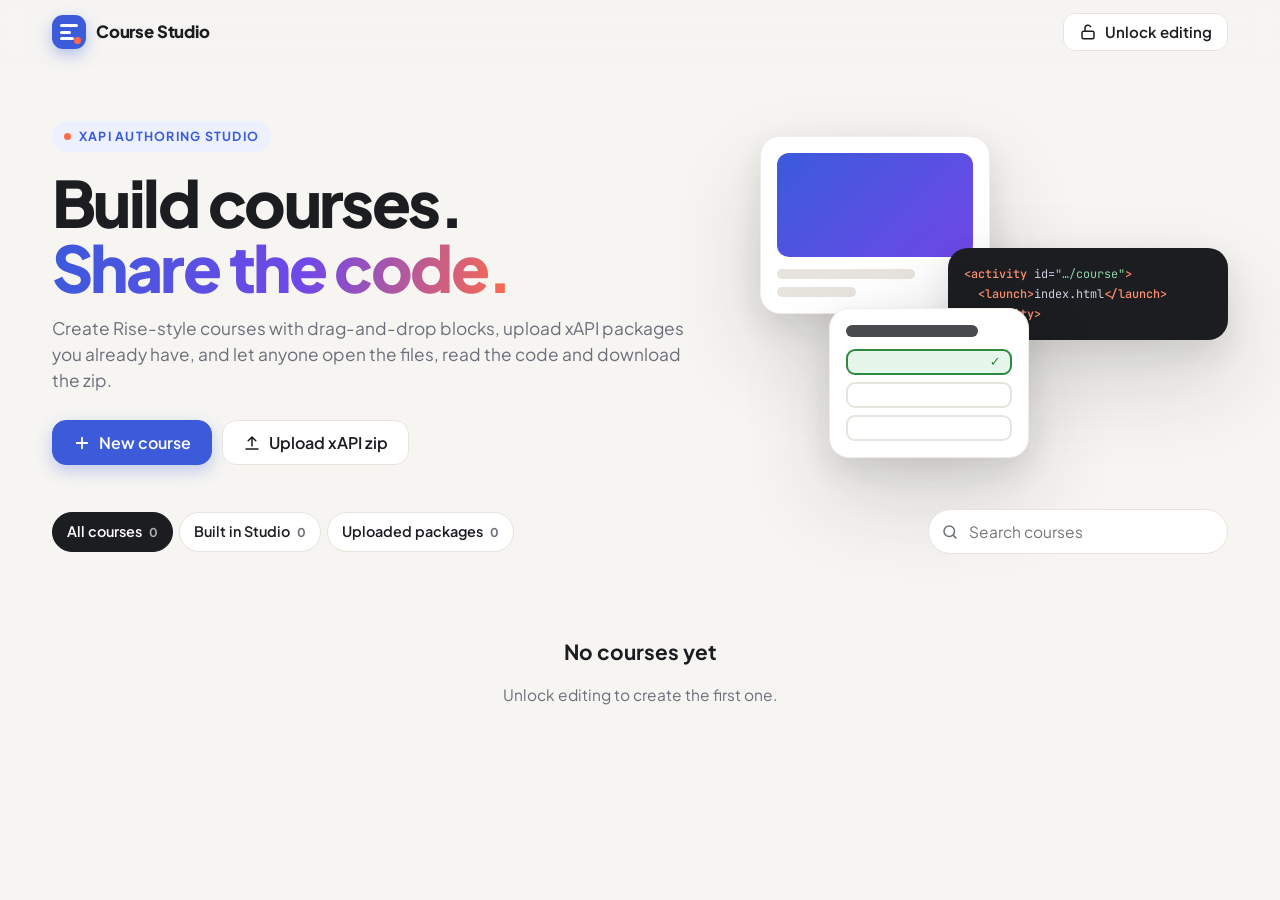
<file: index.html>
<!doctype html>
<html lang="en">
<head>
<meta charset="utf-8">
<meta name="viewport" content="width=device-width, initial-scale=1, viewport-fit=cover">
<title>Course Studio</title>
<meta name="description" content="Build Rise-style xAPI courses, store them in one place, read their code and share them.">
<meta name="theme-color" content="#f6f5f2">
<link rel="icon" href="data:image/svg+xml,%3Csvg xmlns='http://www.w3.org/2000/svg' viewBox='0 0 32 32'%3E%3Crect width='32' height='32' rx='9' fill='%233b5bdb'/%3E%3Cpath d='M9 11h14M9 16h9M9 21h11' stroke='white' stroke-width='3' stroke-linecap='round'/%3E%3Ccircle cx='24' cy='21' r='3' fill='%23ff6b4a'/%3E%3C/svg%3E">
<link rel="preconnect" href="https://fonts.googleapis.com">
<link rel="preconnect" href="https://fonts.gstatic.com" crossorigin>
<link href="https://fonts.googleapis.com/css2?family=Plus+Jakarta+Sans:wght@400;500;600;700;800&family=JetBrains+Mono:wght@400;500&display=swap" rel="stylesheet">
<link rel="stylesheet" href="vendor/codemirror/codemirror.css">
<link rel="stylesheet" href="app.css">
<script>
/* ==========================================================
   ONE SETTING TO CHANGE (Part 2 of the setup steps)
   Paste your Course Studio Web app URL between the quotes.
   Leave it empty and courses are saved in this browser only.
   ========================================================== */
window.STUDIO_API_URL = 'https://script.google.com/macros/s/AKfycbyx9rTwnEkTrtkzww2XL_tku13AYqzhkA6Ku0IrirxzxyUMZud-bSlZCBhMkOj-iqyH/exec';
</script>
</head>
<body data-view="library">
<svg width="0" height="0" style="position:absolute" aria-hidden="true">
  <defs>
  <symbol id="i-plus" viewBox="0 0 24 24" fill="none" stroke="currentColor" stroke-width="2.4" stroke-linecap="round"><path d="M12 5v14M5 12h14"/></symbol>
  <symbol id="i-upload" viewBox="0 0 24 24" fill="none" stroke="currentColor" stroke-width="2" stroke-linecap="round" stroke-linejoin="round"><path d="M12 16V4M7 9l5-5 5 5M4 20h16"/></symbol>
  <symbol id="i-download" viewBox="0 0 24 24" fill="none" stroke="currentColor" stroke-width="2" stroke-linecap="round" stroke-linejoin="round"><path d="M12 4v12M7 11l5 5 5-5M4 20h16"/></symbol>
  <symbol id="i-search" viewBox="0 0 24 24" fill="none" stroke="currentColor" stroke-width="2" stroke-linecap="round"><circle cx="11" cy="11" r="7"/><path d="m20 20-3.5-3.5"/></symbol>
  <symbol id="i-left" viewBox="0 0 24 24" fill="none" stroke="currentColor" stroke-width="2.2" stroke-linecap="round" stroke-linejoin="round"><path d="M19 12H5M11 6l-6 6 6 6"/></symbol>
  <symbol id="i-right" viewBox="0 0 24 24" fill="none" stroke="currentColor" stroke-width="2.2" stroke-linecap="round" stroke-linejoin="round"><path d="M5 12h14M13 6l6 6-6 6"/></symbol>
  <symbol id="i-play" viewBox="0 0 24 24" fill="currentColor"><path d="M7 4.5v15a1 1 0 0 0 1.5.86l12.5-7.5a1 1 0 0 0 0-1.72L8.5 3.64A1 1 0 0 0 7 4.5z"/></symbol>
  <symbol id="i-edit" viewBox="0 0 24 24" fill="none" stroke="currentColor" stroke-width="2" stroke-linecap="round" stroke-linejoin="round"><path d="M12 20h9"/><path d="M16.5 3.5a2.1 2.1 0 1 1 3 3L7 19l-4 1 1-4Z"/></symbol>
  <symbol id="i-code" viewBox="0 0 24 24" fill="none" stroke="currentColor" stroke-width="2" stroke-linecap="round" stroke-linejoin="round"><path d="m8 7-5 5 5 5M16 7l5 5-5 5M14 4l-4 16"/></symbol>
  <symbol id="i-share" viewBox="0 0 24 24" fill="none" stroke="currentColor" stroke-width="2" stroke-linecap="round" stroke-linejoin="round"><circle cx="18" cy="5" r="3"/><circle cx="6" cy="12" r="3"/><circle cx="18" cy="19" r="3"/><path d="m8.6 13.5 6.8 4M15.4 6.5l-6.8 4"/></symbol>
  <symbol id="i-dots" viewBox="0 0 24 24" fill="currentColor"><circle cx="5" cy="12" r="2"/><circle cx="12" cy="12" r="2"/><circle cx="19" cy="12" r="2"/></symbol>
  <symbol id="i-eye" viewBox="0 0 24 24" fill="none" stroke="currentColor" stroke-width="2" stroke-linecap="round" stroke-linejoin="round"><path d="M2 12s3.5-7 10-7 10 7 10 7-3.5 7-10 7S2 12 2 12Z"/><circle cx="12" cy="12" r="3"/></symbol>
  <symbol id="i-copy" viewBox="0 0 24 24" fill="none" stroke="currentColor" stroke-width="2" stroke-linecap="round" stroke-linejoin="round"><rect x="9" y="9" width="12" height="12" rx="2"/><path d="M5 15H4a1 1 0 0 1-1-1V4a1 1 0 0 1 1-1h10a1 1 0 0 1 1 1v1"/></symbol>
  <symbol id="i-trash" viewBox="0 0 24 24" fill="none" stroke="currentColor" stroke-width="2" stroke-linecap="round" stroke-linejoin="round"><path d="M3 6h18M8 6V4h8v2M19 6l-1 14H6L5 6"/></symbol>
  <symbol id="i-info" viewBox="0 0 24 24" fill="none" stroke="currentColor" stroke-width="2" stroke-linecap="round"><circle cx="12" cy="12" r="9"/><path d="M12 11v6M12 7.5v.5"/></symbol>
  <symbol id="i-chev" viewBox="0 0 24 24" fill="none" stroke="currentColor" stroke-width="2.4" stroke-linecap="round" stroke-linejoin="round"><path d="m9 6 6 6-6 6"/></symbol>
  <symbol id="i-folder" viewBox="0 0 24 24" fill="currentColor"><path d="M3 6.5A1.5 1.5 0 0 1 4.5 5h4.6l2 2h8.4A1.5 1.5 0 0 1 21 8.5v9a1.5 1.5 0 0 1-1.5 1.5h-15A1.5 1.5 0 0 1 3 17.5z"/></symbol>
  <symbol id="i-check" viewBox="0 0 24 24" fill="none" stroke="currentColor" stroke-width="3" stroke-linecap="round" stroke-linejoin="round"><path d="M20 6 9 17l-5-5"/></symbol>
  <symbol id="i-pulse" viewBox="0 0 24 24" fill="none" stroke="currentColor" stroke-width="2" stroke-linecap="round" stroke-linejoin="round"><path d="M3 12h4l3-8 4 16 3-8h4"/></symbol>
  <symbol id="i-up" viewBox="0 0 24 24" fill="none" stroke="currentColor" stroke-width="2.4" stroke-linecap="round" stroke-linejoin="round"><path d="m6 15 6-6 6 6"/></symbol>
  <symbol id="i-down" viewBox="0 0 24 24" fill="none" stroke="currentColor" stroke-width="2.4" stroke-linecap="round" stroke-linejoin="round"><path d="m6 9 6 6 6-6"/></symbol>
  <symbol id="i-x" viewBox="0 0 24 24" fill="none" stroke="currentColor" stroke-width="2.4" stroke-linecap="round"><path d="M6 6l12 12M18 6 6 18"/></symbol>
  <symbol id="i-grip" viewBox="0 0 24 24" fill="currentColor"><circle cx="9" cy="6" r="1.6"/><circle cx="15" cy="6" r="1.6"/><circle cx="9" cy="12" r="1.6"/><circle cx="15" cy="12" r="1.6"/><circle cx="9" cy="18" r="1.6"/><circle cx="15" cy="18" r="1.6"/></symbol>
  <symbol id="i-undo" viewBox="0 0 24 24" fill="none" stroke="currentColor" stroke-width="2" stroke-linecap="round" stroke-linejoin="round"><path d="M9 14 4 9l5-5"/><path d="M4 9h11a5 5 0 0 1 0 10h-3"/></symbol>
  <symbol id="i-redo" viewBox="0 0 24 24" fill="none" stroke="currentColor" stroke-width="2" stroke-linecap="round" stroke-linejoin="round"><path d="m15 14 5-5-5-5"/><path d="M20 9H9a5 5 0 0 0 0 10h3"/></symbol>
  <symbol id="i-sliders" viewBox="0 0 24 24" fill="none" stroke="currentColor" stroke-width="2" stroke-linecap="round"><path d="M4 6h10M18 6h2M4 12h4M12 12h8M4 18h12M20 18h0"/><circle cx="16" cy="6" r="2"/><circle cx="10" cy="12" r="2"/><circle cx="18" cy="18" r="2"/></symbol>
  <symbol id="i-list" viewBox="0 0 24 24" fill="none" stroke="currentColor" stroke-width="2" stroke-linecap="round"><path d="M9 6h11M9 12h11M9 18h11"/><circle cx="4.5" cy="6" r="1" fill="currentColor"/><circle cx="4.5" cy="12" r="1" fill="currentColor"/><circle cx="4.5" cy="18" r="1" fill="currentColor"/></symbol>
  <symbol id="i-lock" viewBox="0 0 24 24" fill="none" stroke="currentColor" stroke-width="2" stroke-linecap="round"><rect x="4" y="11" width="16" height="10" rx="2"/><path d="M8 11V7a4 4 0 0 1 8 0v4"/></symbol>
  <symbol id="i-unlock" viewBox="0 0 24 24" fill="none" stroke="currentColor" stroke-width="2" stroke-linecap="round"><rect x="4" y="11" width="16" height="10" rx="2"/><path d="M8 11V7a4 4 0 0 1 7.5-2"/></symbol>
  <symbol id="i-history" viewBox="0 0 24 24" fill="none" stroke="currentColor" stroke-width="2" stroke-linecap="round" stroke-linejoin="round"><path d="M3 12a9 9 0 1 0 3-6.7L3 8"/><path d="M3 3v5h5M12 7v5l3 2"/></symbol>
  <symbol id="i-desktop" viewBox="0 0 24 24" fill="none" stroke="currentColor" stroke-width="2" stroke-linecap="round"><rect x="3" y="4" width="18" height="12" rx="2"/><path d="M8 20h8M12 16v4"/></symbol>
  <symbol id="i-tablet" viewBox="0 0 24 24" fill="none" stroke="currentColor" stroke-width="2"><rect x="5" y="3" width="14" height="18" rx="2"/><circle cx="12" cy="18" r=".6" fill="currentColor"/></symbol>
  <symbol id="i-phone" viewBox="0 0 24 24" fill="none" stroke="currentColor" stroke-width="2"><rect x="7" y="3" width="10" height="18" rx="2"/><path d="M11 18h2" stroke-linecap="round"/></symbol>
  <symbol id="i-restart" viewBox="0 0 24 24" fill="none" stroke="currentColor" stroke-width="2" stroke-linecap="round" stroke-linejoin="round"><path d="M3 12a9 9 0 1 0 3-6.7L3 8"/><path d="M3 3v5h5"/></symbol>
  <symbol id="i-ext" viewBox="0 0 24 24" fill="none" stroke="currentColor" stroke-width="2" stroke-linecap="round" stroke-linejoin="round"><path d="M14 4h6v6M20 4 10 14M18 14v5a1 1 0 0 1-1 1H5a1 1 0 0 1-1-1V7a1 1 0 0 1 1-1h5"/></symbol>
  <symbol id="i-bold" viewBox="0 0 24 24" fill="none" stroke="currentColor" stroke-width="2.6" stroke-linecap="round" stroke-linejoin="round"><path d="M7 5h6a3.5 3.5 0 0 1 0 7H7zM7 12h7a3.5 3.5 0 0 1 0 7H7z"/></symbol>
  <symbol id="i-italic" viewBox="0 0 24 24" fill="none" stroke="currentColor" stroke-width="2.2" stroke-linecap="round"><path d="M10 5h8M6 19h8M14 5l-4 14"/></symbol>
  <symbol id="i-underline" viewBox="0 0 24 24" fill="none" stroke="currentColor" stroke-width="2.2" stroke-linecap="round"><path d="M7 4v7a5 5 0 0 0 10 0V4M5 20h14"/></symbol>
  <symbol id="i-link" viewBox="0 0 24 24" fill="none" stroke="currentColor" stroke-width="2.2" stroke-linecap="round" stroke-linejoin="round"><path d="M10 14a4 4 0 0 0 5.7 0l3-3a4 4 0 0 0-5.7-5.7L12 6.3M14 10a4 4 0 0 0-5.7 0l-3 3a4 4 0 0 0 5.7 5.7l1-1"/></symbol>
  <symbol id="i-ol" viewBox="0 0 24 24" fill="none" stroke="currentColor" stroke-width="2" stroke-linecap="round"><path d="M10 6h10M10 12h10M10 18h10M4 5h1v4M4 9h2M4 15h2l-2 3h2"/></symbol>
  </defs>
</svg>

<header class="top">
  <div class="wrap top-in">
    <a href="./" class="brand" id="brand"><span class="logo"><i></i><i></i><i></i></span><b>Course Studio</b></a>
    <span class="local-note" id="localNote" hidden title="Connect the Google Sheet (Part 2 of the setup steps) so everyone sees the same courses">Saved in this browser</span>
    <div class="top-r">
      <span class="who" id="whoPill" hidden><i class="dot"></i><span id="whoName"></span>
        <button class="btn icon ghost sm" id="histBtn" title="Recent changes"><svg><use href="#i-history"/></svg></button>
        <button class="btn icon ghost sm" id="lockBtn" title="Lock editing"><svg><use href="#i-lock"/></svg></button>
      </span>
      <button class="btn" id="unlockBtn" hidden><svg><use href="#i-unlock"/></svg><span class="lbl">Unlock editing</span></button>
    </div>
  </div>
</header>

<div id="view" class="view"></div>

<!-- unlock editing -->
<dialog id="pinDlg" aria-labelledby="pinT">
  <form class="sheet narrow" id="pinForm" novalidate>
    <button type="button" class="x" data-close aria-label="Close"><svg><use href="#i-x"/></svg></button>
    <div class="dlg-icon"><svg><use href="#i-lock"/></svg></div>
    <h2 id="pinT">Unlock editing</h2>
    <p class="sub">Enter your name and the editor PIN. Your name is shown next to every change you make.</p>
    <label class="f">Your name<input class="inp" id="pinName" autocomplete="name" maxlength="60"></label>
    <label class="f">Editor PIN<input class="inp pin" id="pinCode" type="password" autocomplete="off" maxlength="40"></label>
    <p class="err" id="pinErr" role="alert"></p>
    <div class="acts"><button type="button" class="btn" data-close>Cancel</button><button class="btn primary" id="pinGo">Unlock</button></div>
  </form>
</dialog>

<!-- change log -->
<dialog id="histDlg" aria-labelledby="histT">
  <div class="sheet narrow">
    <button type="button" class="x" data-close aria-label="Close"><svg><use href="#i-x"/></svg></button>
    <h2 id="histT">Recent changes</h2>
    <p class="sub">The full list is in the <b>Change log</b> tab of your Google Sheet.</p>
    <ul class="hist" id="histList"></ul>
  </div>
</dialog>

<!-- confirm -->
<dialog id="confirmDlg" aria-labelledby="cfTitle">
  <div class="sheet narrow">
    <h2 id="cfTitle"></h2>
    <p class="sub" id="cfText"></p>
    <div class="acts"><button type="button" class="btn" data-close>Cancel</button><button class="btn primary" id="cfOk">OK</button></div>
  </div>
</dialog>

<!-- new course -->
<dialog id="newDlg" aria-labelledby="newT">
  <form class="sheet" id="newForm" novalidate>
    <button type="button" class="x" data-close aria-label="Close"><svg><use href="#i-x"/></svg></button>
    <h2 id="newT">New course</h2>
    <p class="sub">You can change everything later.</p>
    <label class="f">Course title<input class="inp big" id="newTitle" maxlength="160" placeholder="e.g. Welcome to the team"></label>
    <div class="tpl-row">
      <label class="tpl"><input type="radio" name="tpl" value="blank" checked><span class="tpl-art blank"><i></i><i></i></span><b>Blank course</b><small>One lesson, ready for your blocks</small></label>
      <label class="tpl"><input type="radio" name="tpl" value="sample"><span class="tpl-art sample"><i></i><i></i><i></i></span><b>Sample course</b><small>3 lessons using every block type</small></label>
    </div>
    <p class="err" id="newErr" role="alert"></p>
    <div class="acts"><button type="button" class="btn" data-close>Cancel</button><button class="btn primary" id="newGo">Create and open editor</button></div>
  </form>
</dialog>

<!-- package details -->
<dialog id="detDlg" aria-labelledby="detT">
  <form class="sheet" id="detForm" novalidate>
    <button type="button" class="x" data-close aria-label="Close"><svg><use href="#i-x"/></svg></button>
    <h2 id="detT">Course details</h2>
    <div class="det-grid">
      <div class="det-thumb"><div id="detThumb" class="thumb-box"></div><label class="btn sm"><svg><use href="#i-upload"/></svg>Change picture<input type="file" id="detFile" accept="image/*" hidden></label></div>
      <div class="det-f">
        <label class="f">Title<input class="inp" name="title" maxlength="160"></label>
        <label class="f">Category<input class="inp" name="category" maxlength="80"></label>
        <label class="f">Created by<input class="inp" name="author" maxlength="80"></label>
      </div>
    </div>
    <label class="f">Description<textarea class="inp" name="description" rows="3" maxlength="2000"></textarea></label>
    <p class="err" id="detErr" role="alert"></p>
    <div class="acts"><button type="button" class="btn" data-close>Cancel</button><button class="btn primary">Save</button></div>
  </form>
</dialog>

<!-- share -->
<dialog id="shareDlg" aria-labelledby="shT">
  <div class="sheet">
    <button type="button" class="x" data-close aria-label="Close"><svg><use href="#i-x"/></svg></button>
    <h2 id="shT">Share this course</h2>
    <p class="sub" id="shNote"></p>
    <div class="share-in">
      <div>
        <div class="linkrow"><input class="inp" id="shLink" readonly aria-label="Course link"><button class="btn primary" id="shCopy"><svg><use href="#i-copy"/></svg>Copy</button></div>
        <div class="share-btns"><button class="btn sm" id="shNative"><svg><use href="#i-share"/></svg>Share…</button><a class="btn sm" id="shWa" target="_blank" rel="noopener">WhatsApp</a><a class="btn sm" id="shMail">Email</a></div>
      </div>
      <div class="qr" id="shQr"></div>
    </div>
  </div>
</dialog>

<!-- block picker -->
<dialog id="pickDlg" aria-labelledby="pickT">
  <div class="sheet wide">
    <button type="button" class="x" data-close aria-label="Close"><svg><use href="#i-x"/></svg></button>
    <h2 id="pickT">Add a block</h2>
    <div id="pickGrid" class="pick-grid"></div>
  </div>
</dialog>

<!-- course settings (editor) -->
<dialog id="setDlg" aria-labelledby="setT">
  <form class="sheet wide" id="setForm" novalidate onsubmit="return false">
    <button type="button" class="x" data-close aria-label="Close"><svg><use href="#i-x"/></svg></button>
    <h2 id="setT">Course settings</h2>
    <p class="sub">Changes save automatically.</p>
    <div class="set-grid">
      <div>
        <div class="set-cover" id="setCover"><img alt=""><span class="sc-empty">No cover picture</span></div>
        <div class="row-btns"><label class="btn sm"><svg><use href="#i-upload"/></svg>Cover picture<input type="file" id="setCoverFile" accept="image/*" hidden></label><button type="button" class="btn sm ghost" id="setCoverDel">Remove</button></div>
        <h3 class="h3">Colour</h3>
        <div class="swatches" id="swatches"></div>
        <label class="f">Font<select class="inp" name="font"></select></label>
      </div>
      <div>
        <label class="f">Title<input class="inp" name="title" maxlength="160"></label>
        <label class="f">Description<textarea class="inp" name="description" rows="3" maxlength="2000" placeholder="Shown on the cover page"></textarea></label>
        <div class="two"><label class="f">Created by<input class="inp" name="author" maxlength="80"></label><label class="f">Category<input class="inp" name="category" maxlength="80"></label></div>
        <label class="f">Duration <small>shown on the cover, e.g. 15 min</small><input class="inp" name="duration" maxlength="40"></label>
        <h3 class="h3">Learning rules</h3>
        <label class="f">Pass mark for knowledge checks: <output id="pmOut">80%</output><input type="range" name="passMark" min="0" max="100" step="5"></label>
        <label class="f">Navigation<select class="inp" name="navigation"><option value="free">Free — learners can open any lesson</option><option value="restricted">Restricted — finish each lesson to unlock the next</option></select></label>
        <label class="f">Course is complete when<select class="inp" name="completion"><option value="lessons">every lesson has been viewed</option><option value="quiz">the knowledge checks are passed</option></select></label>
      </div>
    </div>
    <div class="acts"><button type="button" class="btn primary" data-close>Done</button></div>
  </form>
</dialog>

<!-- preview -->
<dialog id="pv" class="full pv" aria-labelledby="pvTitle">
  <header class="pv-bar">
    <button class="btn icon ghost" id="pvClose" aria-label="Close preview"><svg><use href="#i-x"/></svg></button>
    <div class="pv-t"><b id="pvTitle">Preview</b><small><i></i>Preview — nothing is saved</small></div>
    <div class="seg" id="pvDevices" role="group" aria-label="Screen size">
      <button aria-pressed="true" data-device="desktop" title="Desktop"><svg><use href="#i-desktop"/></svg></button>
      <button aria-pressed="false" data-device="tablet" title="Tablet"><svg><use href="#i-tablet"/></svg></button>
      <button aria-pressed="false" data-device="phone" title="Phone"><svg><use href="#i-phone"/></svg></button>
    </div>
    <button class="btn icon ghost" id="pvRestart" title="Start again"><svg><use href="#i-restart"/></svg></button>
    <button class="btn" id="pvStmBtn" aria-pressed="false"><svg><use href="#i-pulse"/></svg><span class="lbl">xAPI</span><b class="count" id="pvCount">0</b></button>
    <a class="btn icon ghost" id="pvNew" target="_blank" rel="noopener" title="Open in a new tab"><svg><use href="#i-ext"/></svg></a>
  </header>
  <div class="pv-body">
    <div class="pv-stage" id="pvStage" data-device="desktop">
      <div class="pv-frame">
        <div class="pv-load" id="pvLoad"><span class="spin big"></span><span id="pvLoadText">Getting the preview ready…</span></div>
        <iframe id="pvFrame" title="Course preview" allow="fullscreen; autoplay; clipboard-write"></iframe>
      </div>
    </div>
    <aside class="pv-stm" aria-label="xAPI statements">
      <div class="stm-h"><b>xAPI statements</b><small>Sent to a test LRS in your browser</small><button class="btn sm ghost" id="pvClear">Clear</button></div>
      <ul id="pvList" class="stm-list"></ul>
    </aside>
  </div>
</dialog>

<!-- rich text toolbar -->
<div class="fmt" id="fmtBar" role="toolbar" aria-label="Text formatting">
  <button data-cmd="bold" title="Bold"><svg><use href="#i-bold"/></svg></button>
  <button data-cmd="italic" title="Italic"><svg><use href="#i-italic"/></svg></button>
  <button data-cmd="underline" title="Underline"><svg><use href="#i-underline"/></svg></button>
  <button data-cmd="createLink" title="Link"><svg><use href="#i-link"/></svg></button>
  <button data-cmd="insertUnorderedList" title="Bullets"><svg><use href="#i-list"/></svg></button>
  <button data-cmd="insertOrderedList" title="Numbers"><svg><use href="#i-ol"/></svg></button>
</div>

<div class="busy" id="busy" role="status"><div class="busy-in"><span class="spin big"></span><span id="busyText">Working…</span><span class="ld-bar"><i id="busyBar"></i></span></div></div>
<div class="toasts" id="toasts" aria-live="polite"></div>

<script src="vendor/jszip.min.js"></script>
<script src="vendor/qrcode.js"></script>
<script src="vendor/codemirror/codemirror.js"></script>
<script src="vendor/codemirror/mode/xml/xml.js"></script>
<script src="vendor/codemirror/mode/javascript/javascript.js"></script>
<script src="vendor/codemirror/mode/css/css.js"></script>
<script src="vendor/codemirror/mode/htmlmixed/htmlmixed.js"></script>
<script src="package.js"></script>
<script src="app.js"></script>
<script src="editor.js"></script>
</body>
</html>
</file>
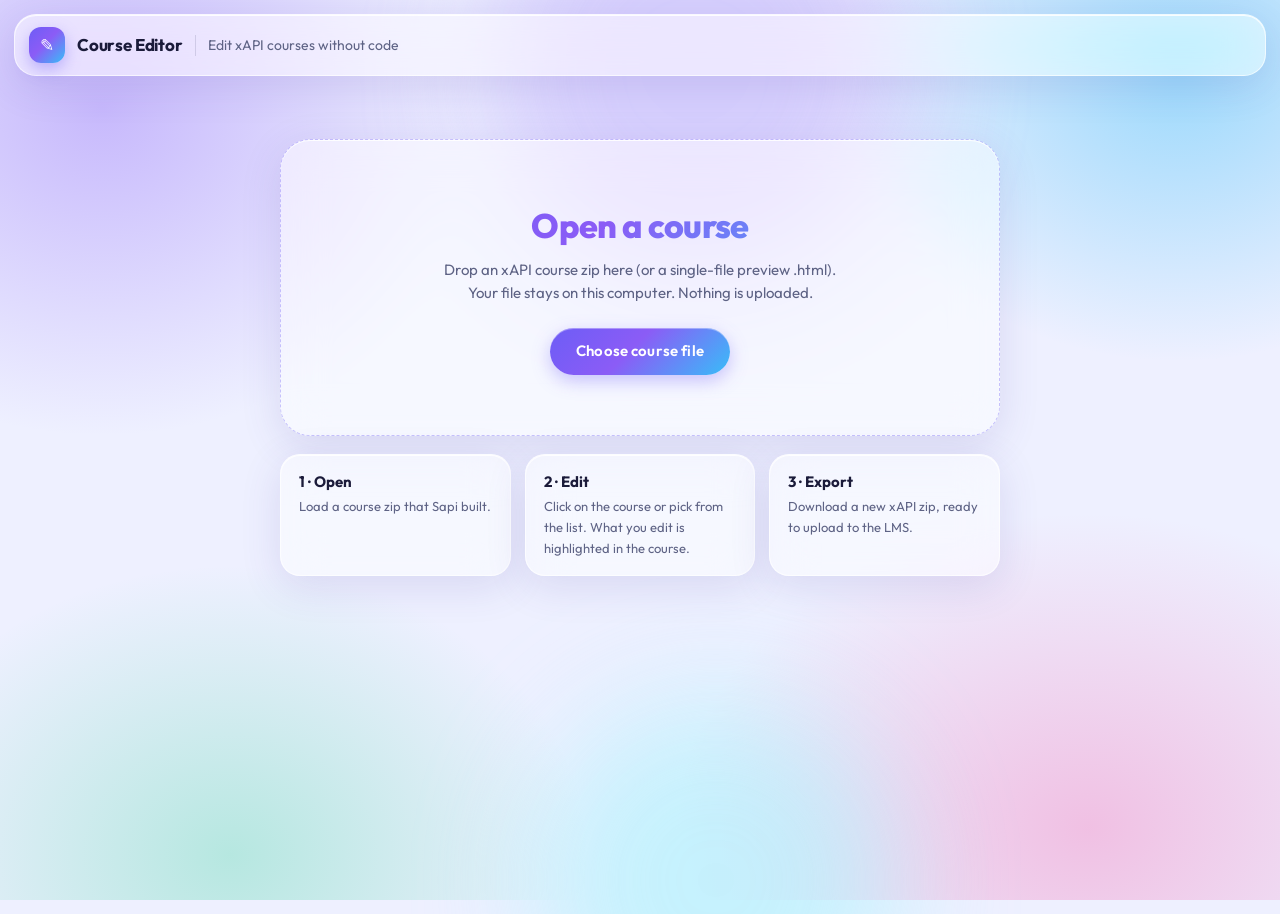
<file: course-editor/index.html>
<!DOCTYPE html>
<html lang="en">
<head>
<meta charset="utf-8">
<meta name="viewport" content="width=device-width, initial-scale=1">
<title>Course Editor · xAPI</title>
<link rel="preconnect" href="https://fonts.googleapis.com"><link rel="preconnect" href="https://fonts.gstatic.com" crossorigin>
<link href="https://fonts.googleapis.com/css2?family=Outfit:wght@400;500;600;700;800&display=swap" rel="stylesheet">
<style>
:root{--ink:#1B1B3A;--sub:#5E6385;--line:rgba(255,255,255,.65);--acc:#6D5DF6;--acc2:#38BDF8;--warn:#B45309;--ok:#15803D;--r:18px;
 --glass:rgba(255,255,255,.52);--glass2:rgba(255,255,255,.72);--blur:blur(22px) saturate(170%);
 --shadow:0 10px 40px rgba(76,64,160,.14),inset 0 1px 0 rgba(255,255,255,.85);
 --grad:linear-gradient(135deg,#6D5DF6 0%,#8B5CF6 45%,#38BDF8 100%)}
*{box-sizing:border-box}
html,body{margin:0;height:100%}
body{font:14px/1.5 Outfit,"Segoe UI",system-ui,-apple-system,Arial,sans-serif;color:var(--ink);overflow:hidden;
 background:#EEF0FF;background-image:
  radial-gradient(42% 52% at 8% 12%,rgba(167,139,250,.55),transparent 70%),
  radial-gradient(38% 46% at 92% 8%,rgba(56,189,248,.45),transparent 70%),
  radial-gradient(46% 50% at 85% 92%,rgba(244,114,182,.38),transparent 70%),
  radial-gradient(40% 46% at 18% 95%,rgba(52,211,153,.30),transparent 70%);background-attachment:fixed}
body::before,body::after{content:"";position:fixed;z-index:-1;border-radius:50%;filter:blur(60px);opacity:.55;pointer-events:none}
body::before{width:420px;height:420px;left:38%;top:-140px;background:#C4B5FD}
body::after{width:360px;height:360px;right:30%;bottom:-160px;background:#A5F3FC}
button,input,textarea,select{font:inherit;color:inherit}
button{cursor:pointer;border:0;border-radius:999px;padding:9px 18px;background:var(--grad);color:#fff;font-weight:600;letter-spacing:.01em;
 box-shadow:0 6px 18px rgba(109,93,246,.35),inset 0 1px 0 rgba(255,255,255,.35);transition:transform .15s,box-shadow .15s,background .15s}
button:hover{transform:translateY(-1px);box-shadow:0 10px 24px rgba(109,93,246,.42),inset 0 1px 0 rgba(255,255,255,.35)}
button:active{transform:translateY(0)}
button.ghost{background:var(--glass2);color:var(--ink);border:1px solid var(--line);box-shadow:0 4px 14px rgba(76,64,160,.08);backdrop-filter:var(--blur);-webkit-backdrop-filter:var(--blur)}
button.ghost:hover{background:rgba(255,255,255,.9)}
button.small{padding:6px 13px;font-size:12.5px}
button:disabled{opacity:.45;cursor:default;transform:none}
.glass{background:var(--glass);backdrop-filter:var(--blur);-webkit-backdrop-filter:var(--blur);border:1px solid var(--line);box-shadow:var(--shadow)}
header{height:62px;margin:14px 14px 0;display:flex;align-items:center;gap:12px;padding:0 12px 0 14px;border-radius:22px;
 background:var(--glass);backdrop-filter:var(--blur);-webkit-backdrop-filter:var(--blur);border:1px solid var(--line);box-shadow:var(--shadow)}
header .logo{width:36px;height:36px;border-radius:12px;background:var(--grad);display:grid;place-items:center;color:#fff;font-weight:800;font-size:17px;box-shadow:0 6px 16px rgba(109,93,246,.4)}
header h1{font-size:17px;margin:0;white-space:nowrap;font-weight:700;letter-spacing:-.01em}
header .course{color:var(--sub);overflow:hidden;text-overflow:ellipsis;white-space:nowrap;flex:1;min-width:0;padding-left:12px;border-left:1px solid rgba(94,99,133,.2)}
header .count{font-size:12.5px;background:rgba(255,255,255,.7);color:#5B21B6;padding:7px 14px;border-radius:999px;white-space:nowrap;border:1px solid rgba(139,92,246,.25);box-shadow:none;font-weight:600}
header .count:hover{background:#fff;box-shadow:0 4px 14px rgba(109,93,246,.18)}
#start{max-width:760px;margin:7vh auto 0;padding:0 20px;text-align:center}
#drop{border-radius:30px;padding:60px 28px;transition:.2s;background:var(--glass);backdrop-filter:var(--blur);-webkit-backdrop-filter:var(--blur);border:1.5px dashed rgba(109,93,246,.35);box-shadow:var(--shadow)}
#drop.over{border-color:var(--acc);background:rgba(255,255,255,.75);transform:scale(1.01)}
#drop h2{margin:0 0 8px;font-size:34px;letter-spacing:-.02em;background:var(--grad);-webkit-background-clip:text;background-clip:text;color:transparent;font-weight:800}
#drop p{color:var(--sub);margin:0 0 24px;font-size:15px}
#drop button{padding:12px 26px;font-size:15px}
.steps{display:grid;grid-template-columns:repeat(3,1fr);gap:14px;margin-top:18px;text-align:left}
.steps div{border-radius:20px;padding:16px 18px;background:var(--glass);backdrop-filter:var(--blur);-webkit-backdrop-filter:var(--blur);border:1px solid var(--line);box-shadow:var(--shadow)}
.steps b{display:block;margin-bottom:3px;font-size:15px}
.steps span{color:var(--sub);font-size:13px}
#app{display:none;height:calc(100% - 76px);padding:14px;gap:14px}
#app.on{display:grid;grid-template-columns:minmax(400px,500px) 1fr}
#side,#main{border-radius:24px;overflow:hidden;background:var(--glass);backdrop-filter:var(--blur);-webkit-backdrop-filter:var(--blur);border:1px solid var(--line);box-shadow:var(--shadow)}
#side{display:flex;flex-direction:column;min-height:0}
.tabs{display:flex;gap:4px;padding:12px 12px 4px;flex-wrap:wrap}
.tabs button{background:transparent;color:var(--sub);padding:7px 12px;font-size:12.5px;white-space:nowrap;box-shadow:none;border-radius:999px;font-weight:600}
.tabs button:hover{background:rgba(255,255,255,.55);transform:none;box-shadow:none}
.tabs button.on{background:#fff;color:var(--ink);box-shadow:0 4px 14px rgba(76,64,160,.12)}
.tabs button i{font-style:normal;font-size:11px;background:rgba(109,93,246,.12);color:#5B21B6;border-radius:99px;padding:1px 7px;margin-left:5px}
.tabs button.chg,.tabs button.chg.on{color:#047857}
.tabs button.chg i{background:rgba(16,185,129,.15);color:#047857}
.tools{display:flex;gap:8px;padding:8px 12px 10px;align-items:center}
.tools input{flex:1;min-width:0;border:1px solid var(--line);border-radius:999px;padding:10px 16px;background:rgba(255,255,255,.7);outline:none;transition:.15s}
.tools input:focus{background:#fff;box-shadow:0 0 0 3px rgba(109,93,246,.18)}
#filterNote{display:none;margin:0 12px 8px;padding:9px 12px;border-radius:14px;background:rgba(254,243,199,.75);color:#92400E;font-size:12.5px;align-items:center;gap:8px;border:1px solid rgba(245,158,11,.25)}
#filterNote.on{display:flex}
#filterNote span{flex:1}
#list{flex:1;overflow:auto;padding:4px 12px 40px}
#list::-webkit-scrollbar{width:8px}#list::-webkit-scrollbar-thumb{background:rgba(109,93,246,.25);border-radius:9px}
.item{background:rgba(255,255,255,.62);border:1px solid rgba(255,255,255,.8);border-radius:18px;padding:12px 14px;margin-bottom:10px;box-shadow:0 4px 16px rgba(76,64,160,.07);transition:box-shadow .2s,transform .2s}
.item:hover{box-shadow:0 8px 24px rgba(76,64,160,.12)}
.item.changed{background:rgba(255,251,235,.82);border-color:rgba(245,158,11,.55);box-shadow:0 0 0 3px rgba(253,230,138,.55),0 8px 24px rgba(245,158,11,.12)}
.item.flash{animation:fl 1.4s}
@keyframes fl{0%,40%{box-shadow:0 0 0 5px rgba(167,139,250,.55)}}
.meta{display:flex;gap:8px;align-items:center;font-size:11.5px;color:var(--sub);margin-bottom:8px;flex-wrap:wrap}
.meta .sp{flex:1}
.meta .lbl{font-weight:700;color:var(--ink);font-size:12.5px}
.meta .badge{background:linear-gradient(135deg,#34D399,#10B981);color:#fff;font-weight:700;font-size:10.5px;border-radius:99px;padding:2px 9px;letter-spacing:.02em}
.meta .used{font-size:11.5px}
.meta a{color:#6D5DF6;cursor:pointer;text-decoration:none;font-weight:600;font-size:12px;white-space:nowrap;padding:3px 9px;border-radius:99px;background:rgba(109,93,246,.08)}
.meta a:hover{background:rgba(109,93,246,.16)}
.item textarea,.item input[type=text]{width:100%;border:1px solid rgba(94,99,133,.14);border-radius:12px;padding:9px 12px;resize:vertical;min-height:38px;background:rgba(255,255,255,.75);font-size:14.5px;line-height:1.45;transition:.15s}
.item textarea:focus,.item input:focus{outline:none;border-color:rgba(109,93,246,.5);background:#fff;box-shadow:0 0 0 4px rgba(109,93,246,.15)}
.was{font-size:12px;color:var(--sub);margin-top:7px;display:flex;gap:6px;align-items:center}
.was s{color:#9CA3C4}
.was .sw{display:inline-block;width:18px;height:18px;border-radius:6px;border:1px solid rgba(0,0,0,.08)}
.where{font-size:12px;margin-top:6px}
.where.ok{color:#B45309;font-weight:600}
.where.no{color:var(--sub)}
.tip{font-size:12px;color:var(--sub);margin-top:6px}
.fit{font-size:12px;color:var(--sub);display:flex;gap:6px;margin-top:9px;align-items:center}
.imgrow{display:flex;gap:12px;align-items:center}
.imgrow img{width:104px;height:74px;object-fit:cover;border-radius:12px;border:1px solid rgba(255,255,255,.9);box-shadow:0 4px 14px rgba(76,64,160,.15);background:repeating-conic-gradient(#eef1f5 0 25%,#fff 0 50%) 0 0/14px 14px}
.imgrow .info{flex:1;min-width:0;font-size:12px;color:var(--sub);word-break:break-word}
.imgrow .info b{color:var(--ink);display:block;font-size:13.5px}
.fileic{width:56px;height:66px;border-radius:12px;background:var(--grad);color:#fff;display:grid;place-items:center;font-weight:800;font-size:12px;box-shadow:0 6px 16px rgba(109,93,246,.3)}
.colrow{display:flex;gap:10px;align-items:center;cursor:pointer;font-size:13px;color:var(--sub)}
.colrow input[type=color]{width:46px;height:46px;border:3px solid #fff;border-radius:50%;padding:0;background:none;box-shadow:0 4px 14px rgba(76,64,160,.2);cursor:pointer}
.colrow input[type=color]::-webkit-color-swatch-wrapper{padding:0}.colrow input[type=color]::-webkit-color-swatch{border:0;border-radius:50%}
#main{display:flex;flex-direction:column;min-height:0}
.pbar{display:flex;gap:8px;align-items:center;padding:12px 14px;flex-wrap:wrap;border-bottom:1px solid rgba(255,255,255,.6)}
.pbar .seg{display:flex;background:rgba(255,255,255,.5);border-radius:999px;padding:4px;border:1px solid var(--line)}
.pbar .seg button{background:transparent;color:var(--sub);padding:6px 14px;box-shadow:none}
.pbar .seg button:hover{transform:none;box-shadow:none}
.pbar .seg button.on{background:#fff;color:var(--ink);box-shadow:0 3px 10px rgba(76,64,160,.14)}
#pickBtn{background:var(--glass2);color:var(--ink);border:1px solid var(--line);box-shadow:0 4px 14px rgba(76,64,160,.08)}
#pickBtn.on{background:linear-gradient(135deg,#FBBF24,#F59E0B);border-color:transparent;color:#1B1B3A;box-shadow:0 6px 18px rgba(245,158,11,.4)}
.pbar .sp{flex:1}
#pickTip{display:none;font-size:12.5px;color:#92400E;background:rgba(254,243,199,.75);padding:7px 14px;border-radius:999px;border:1px solid rgba(245,158,11,.25)}
#pickTip.on{display:block}
.markc{font-size:13px;color:var(--sub);display:flex;gap:6px;align-items:center}
input[type=checkbox],input[type=radio]{accent-color:#6D5DF6}
#stage{flex:1;overflow:auto;display:flex;justify-content:center;align-items:flex-start;padding:18px}
#frame{border:0;background:#fff;border-radius:18px;box-shadow:0 20px 60px rgba(46,38,120,.22),0 0 0 1px rgba(255,255,255,.8);width:100%;height:100%}
#stage.phone #frame{width:390px;height:780px;flex:none;border-radius:40px;border:11px solid #17172b;box-shadow:0 30px 70px rgba(46,38,120,.35)}
.empty{text-align:center;color:var(--sub);padding:40px 10px}
#exportDlg{position:fixed;inset:0;background:rgba(27,27,58,.28);backdrop-filter:blur(6px);-webkit-backdrop-filter:blur(6px);display:none;place-items:center;z-index:9}
#exportDlg.on{display:grid}
#exportDlg .box{border-radius:26px;padding:26px;width:min(500px,92vw);background:rgba(255,255,255,.78);backdrop-filter:var(--blur);-webkit-backdrop-filter:var(--blur);border:1px solid var(--line);box-shadow:0 30px 80px rgba(46,38,120,.3)}
#exportDlg h3{margin:0 0 4px;font-size:20px}
#exportDlg p{color:var(--sub);margin:0 0 16px;font-size:13px;word-break:break-word}
.opt{display:flex;gap:10px;border:1px solid rgba(94,99,133,.14);border-radius:16px;padding:13px;margin-bottom:9px;cursor:pointer;background:rgba(255,255,255,.6);transition:.15s}
.opt:has(input:checked){border-color:rgba(109,93,246,.55);background:#fff;box-shadow:0 0 0 3px rgba(109,93,246,.14)}
.opt input{margin-top:3px}
.opt b{display:block}
.opt span{font-size:12.5px;color:var(--sub)}
#exportDlg .row{display:flex;gap:8px;justify-content:flex-end;margin-top:16px}
#toast{position:fixed;bottom:24px;left:50%;transform:translateX(-50%);background:rgba(27,27,58,.82);backdrop-filter:blur(14px);-webkit-backdrop-filter:blur(14px);color:#fff;padding:11px 18px;border-radius:999px;display:none;z-index:10;max-width:90vw;box-shadow:0 12px 30px rgba(27,27,58,.3)}
#toast.on{display:block}
@media(max-width:900px){body{overflow:auto}#app.on{grid-template-columns:1fr;grid-template-rows:60vh 70vh;height:auto}.steps{grid-template-columns:1fr}header h1{display:none}}
</style>
</head>
<body>
<header>
  <div class="logo">✎</div>
  <h1>Course Editor</h1>
  <div class="course" id="courseName">Edit xAPI courses without code</div>
  <button class="count" id="changeCount" hidden title="See everything you changed">0 changes</button>
  <button class="ghost" id="openBtn" hidden>Open another</button>
  <button id="exportBtn" hidden>Export xAPI zip</button>
</header>

<section id="start">
  <div id="drop">
    <h2>Open a course</h2>
    <p>Drop an xAPI course zip here (or a single-file preview .html).<br>Your file stays on this computer. Nothing is uploaded.</p>
    <button id="pickFile">Choose course file</button>
    <input type="file" id="fileIn" accept=".zip,.html,.htm" hidden>
  </div>
  <div class="steps">
    <div><b>1 · Open</b><span>Load a course zip that Sapi built.</span></div>
    <div><b>2 · Edit</b><span>Click on the course or pick from the list. What you edit is highlighted in the course.</span></div>
    <div><b>3 · Export</b><span>Download a new xAPI zip, ready to upload to the LMS.</span></div>
  </div>
</section>

<section id="app">
  <aside id="side">
    <div class="tabs" id="tabs"></div>
    <div class="tools">
      <input id="search" type="search" placeholder="🔍  Search for a word in the course…">
      
    </div>
    <div id="filterNote"><span></span><button class="small ghost" id="clearPick">Show all</button></div>
    <div id="list"></div>
  </aside>
  <main id="main">
    <div class="pbar">
      <div class="seg" id="devSeg"><button data-d="desktop" class="on">Desktop</button><button data-d="phone">Phone</button></div>
      <button id="pickBtn" class="on">✏️ Edit on the course</button>
      <button class="ghost" id="reloadBtn">↻ Restart preview</button>
      <label class="markc"><input type="checkbox" id="markChk" checked> Mark my changes</label>
      <span id="pickTip" class="on">Click any text in the course and type. Enter = done · Esc = cancel. Turn this off to move around the course.</span>
      <span class="sp"></span>
    </div>
    <div id="stage"><iframe id="frame" title="Course preview"></iframe></div>
  </main>
</section>

<div id="exportDlg">
  <div class="box">
    <h3>Export course</h3>
    <p id="expSummary"></p>
    <label class="opt"><input type="radio" name="mode" value="same" checked><div><b>Update the same course</b><span>Keeps the course ID. Upload it to replace the course in the LMS; learners' records stay linked.</span></div></label>
    <label class="opt"><input type="radio" name="mode" value="copy"><div><b>Save as a new course</b><span>Gives the course a new ID so it shows up in the LMS as a separate course.</span></div></label>
    <div class="row"><button class="ghost" id="expCancel">Cancel</button><button id="expGo">Download zip</button></div>
  </div>
</div>
<div id="toast"></div>

<script>/*!

JSZip v3.10.1 - A JavaScript class for generating and reading zip files
<http://stuartk.com/jszip>

(c) 2009-2016 Stuart Knightley <stuart [at] stuartk.com>
Dual licenced under the MIT license or GPLv3. See https://raw.github.com/Stuk/jszip/main/LICENSE.markdown.

JSZip uses the library pako released under the MIT license :
https://github.com/nodeca/pako/blob/main/LICENSE
*/

!function(e){if("object"==typeof exports&&"undefined"!=typeof module)module.exports=e();else if("function"==typeof define&&define.amd)define([],e);else{("undefined"!=typeof window?window:"undefined"!=typeof global?global:"undefined"!=typeof self?self:this).JSZip=e()}}(function(){return function s(a,o,h){function u(r,e){if(!o[r]){if(!a[r]){var t="function"==typeof require&&require;if(!e&&t)return t(r,!0);if(l)return l(r,!0);var n=new Error("Cannot find module '"+r+"'");throw n.code="MODULE_NOT_FOUND",n}var i=o[r]={exports:{}};a[r][0].call(i.exports,function(e){var t=a[r][1][e];return u(t||e)},i,i.exports,s,a,o,h)}return o[r].exports}for(var l="function"==typeof require&&require,e=0;e<h.length;e++)u(h[e]);return u}({1:[function(e,t,r){"use strict";var d=e("./utils"),c=e("./support"),p="ABCDEFGHIJKLMNOPQRSTUVWXYZabcdefghijklmnopqrstuvwxyz0123456789+/=";r.encode=function(e){for(var t,r,n,i,s,a,o,h=[],u=0,l=e.length,f=l,c="string"!==d.getTypeOf(e);u<e.length;)f=l-u,n=c?(t=e[u++],r=u<l?e[u++]:0,u<l?e[u++]:0):(t=e.charCodeAt(u++),r=u<l?e.charCodeAt(u++):0,u<l?e.charCodeAt(u++):0),i=t>>2,s=(3&t)<<4|r>>4,a=1<f?(15&r)<<2|n>>6:64,o=2<f?63&n:64,h.push(p.charAt(i)+p.charAt(s)+p.charAt(a)+p.charAt(o));return h.join("")},r.decode=function(e){var t,r,n,i,s,a,o=0,h=0,u="data:";if(e.substr(0,u.length)===u)throw new Error("Invalid base64 input, it looks like a data url.");var l,f=3*(e=e.replace(/[^A-Za-z0-9+/=]/g,"")).length/4;if(e.charAt(e.length-1)===p.charAt(64)&&f--,e.charAt(e.length-2)===p.charAt(64)&&f--,f%1!=0)throw new Error("Invalid base64 input, bad content length.");for(l=c.uint8array?new Uint8Array(0|f):new Array(0|f);o<e.length;)t=p.indexOf(e.charAt(o++))<<2|(i=p.indexOf(e.charAt(o++)))>>4,r=(15&i)<<4|(s=p.indexOf(e.charAt(o++)))>>2,n=(3&s)<<6|(a=p.indexOf(e.charAt(o++))),l[h++]=t,64!==s&&(l[h++]=r),64!==a&&(l[h++]=n);return l}},{"./support":30,"./utils":32}],2:[function(e,t,r){"use strict";var n=e("./external"),i=e("./stream/DataWorker"),s=e("./stream/Crc32Probe"),a=e("./stream/DataLengthProbe");function o(e,t,r,n,i){this.compressedSize=e,this.uncompressedSize=t,this.crc32=r,this.compression=n,this.compressedContent=i}o.prototype={getContentWorker:function(){var e=new i(n.Promise.resolve(this.compressedContent)).pipe(this.compression.uncompressWorker()).pipe(new a("data_length")),t=this;return e.on("end",function(){if(this.streamInfo.data_length!==t.uncompressedSize)throw new Error("Bug : uncompressed data size mismatch")}),e},getCompressedWorker:function(){return new i(n.Promise.resolve(this.compressedContent)).withStreamInfo("compressedSize",this.compressedSize).withStreamInfo("uncompressedSize",this.uncompressedSize).withStreamInfo("crc32",this.crc32).withStreamInfo("compression",this.compression)}},o.createWorkerFrom=function(e,t,r){return e.pipe(new s).pipe(new a("uncompressedSize")).pipe(t.compressWorker(r)).pipe(new a("compressedSize")).withStreamInfo("compression",t)},t.exports=o},{"./external":6,"./stream/Crc32Probe":25,"./stream/DataLengthProbe":26,"./stream/DataWorker":27}],3:[function(e,t,r){"use strict";var n=e("./stream/GenericWorker");r.STORE={magic:"\0\0",compressWorker:function(){return new n("STORE compression")},uncompressWorker:function(){return new n("STORE decompression")}},r.DEFLATE=e("./flate")},{"./flate":7,"./stream/GenericWorker":28}],4:[function(e,t,r){"use strict";var n=e("./utils");var o=function(){for(var e,t=[],r=0;r<256;r++){e=r;for(var n=0;n<8;n++)e=1&e?3988292384^e>>>1:e>>>1;t[r]=e}return t}();t.exports=function(e,t){return void 0!==e&&e.length?"string"!==n.getTypeOf(e)?function(e,t,r,n){var i=o,s=n+r;e^=-1;for(var a=n;a<s;a++)e=e>>>8^i[255&(e^t[a])];return-1^e}(0|t,e,e.length,0):function(e,t,r,n){var i=o,s=n+r;e^=-1;for(var a=n;a<s;a++)e=e>>>8^i[255&(e^t.charCodeAt(a))];return-1^e}(0|t,e,e.length,0):0}},{"./utils":32}],5:[function(e,t,r){"use strict";r.base64=!1,r.binary=!1,r.dir=!1,r.createFolders=!0,r.date=null,r.compression=null,r.compressionOptions=null,r.comment=null,r.unixPermissions=null,r.dosPermissions=null},{}],6:[function(e,t,r){"use strict";var n=null;n="undefined"!=typeof Promise?Promise:e("lie"),t.exports={Promise:n}},{lie:37}],7:[function(e,t,r){"use strict";var n="undefined"!=typeof Uint8Array&&"undefined"!=typeof Uint16Array&&"undefined"!=typeof Uint32Array,i=e("pako"),s=e("./utils"),a=e("./stream/GenericWorker"),o=n?"uint8array":"array";function h(e,t){a.call(this,"FlateWorker/"+e),this._pako=null,this._pakoAction=e,this._pakoOptions=t,this.meta={}}r.magic="\b\0",s.inherits(h,a),h.prototype.processChunk=function(e){this.meta=e.meta,null===this._pako&&this._createPako(),this._pako.push(s.transformTo(o,e.data),!1)},h.prototype.flush=function(){a.prototype.flush.call(this),null===this._pako&&this._createPako(),this._pako.push([],!0)},h.prototype.cleanUp=function(){a.prototype.cleanUp.call(this),this._pako=null},h.prototype._createPako=function(){this._pako=new i[this._pakoAction]({raw:!0,level:this._pakoOptions.level||-1});var t=this;this._pako.onData=function(e){t.push({data:e,meta:t.meta})}},r.compressWorker=function(e){return new h("Deflate",e)},r.uncompressWorker=function(){return new h("Inflate",{})}},{"./stream/GenericWorker":28,"./utils":32,pako:38}],8:[function(e,t,r){"use strict";function A(e,t){var r,n="";for(r=0;r<t;r++)n+=String.fromCharCode(255&e),e>>>=8;return n}function n(e,t,r,n,i,s){var a,o,h=e.file,u=e.compression,l=s!==O.utf8encode,f=I.transformTo("string",s(h.name)),c=I.transformTo("string",O.utf8encode(h.name)),d=h.comment,p=I.transformTo("string",s(d)),m=I.transformTo("string",O.utf8encode(d)),_=c.length!==h.name.length,g=m.length!==d.length,b="",v="",y="",w=h.dir,k=h.date,x={crc32:0,compressedSize:0,uncompressedSize:0};t&&!r||(x.crc32=e.crc32,x.compressedSize=e.compressedSize,x.uncompressedSize=e.uncompressedSize);var S=0;t&&(S|=8),l||!_&&!g||(S|=2048);var z=0,C=0;w&&(z|=16),"UNIX"===i?(C=798,z|=function(e,t){var r=e;return e||(r=t?16893:33204),(65535&r)<<16}(h.unixPermissions,w)):(C=20,z|=function(e){return 63&(e||0)}(h.dosPermissions)),a=k.getUTCHours(),a<<=6,a|=k.getUTCMinutes(),a<<=5,a|=k.getUTCSeconds()/2,o=k.getUTCFullYear()-1980,o<<=4,o|=k.getUTCMonth()+1,o<<=5,o|=k.getUTCDate(),_&&(v=A(1,1)+A(B(f),4)+c,b+="up"+A(v.length,2)+v),g&&(y=A(1,1)+A(B(p),4)+m,b+="uc"+A(y.length,2)+y);var E="";return E+="\n\0",E+=A(S,2),E+=u.magic,E+=A(a,2),E+=A(o,2),E+=A(x.crc32,4),E+=A(x.compressedSize,4),E+=A(x.uncompressedSize,4),E+=A(f.length,2),E+=A(b.length,2),{fileRecord:R.LOCAL_FILE_HEADER+E+f+b,dirRecord:R.CENTRAL_FILE_HEADER+A(C,2)+E+A(p.length,2)+"\0\0\0\0"+A(z,4)+A(n,4)+f+b+p}}var I=e("../utils"),i=e("../stream/GenericWorker"),O=e("../utf8"),B=e("../crc32"),R=e("../signature");function s(e,t,r,n){i.call(this,"ZipFileWorker"),this.bytesWritten=0,this.zipComment=t,this.zipPlatform=r,this.encodeFileName=n,this.streamFiles=e,this.accumulate=!1,this.contentBuffer=[],this.dirRecords=[],this.currentSourceOffset=0,this.entriesCount=0,this.currentFile=null,this._sources=[]}I.inherits(s,i),s.prototype.push=function(e){var t=e.meta.percent||0,r=this.entriesCount,n=this._sources.length;this.accumulate?this.contentBuffer.push(e):(this.bytesWritten+=e.data.length,i.prototype.push.call(this,{data:e.data,meta:{currentFile:this.currentFile,percent:r?(t+100*(r-n-1))/r:100}}))},s.prototype.openedSource=function(e){this.currentSourceOffset=this.bytesWritten,this.currentFile=e.file.name;var t=this.streamFiles&&!e.file.dir;if(t){var r=n(e,t,!1,this.currentSourceOffset,this.zipPlatform,this.encodeFileName);this.push({data:r.fileRecord,meta:{percent:0}})}else this.accumulate=!0},s.prototype.closedSource=function(e){this.accumulate=!1;var t=this.streamFiles&&!e.file.dir,r=n(e,t,!0,this.currentSourceOffset,this.zipPlatform,this.encodeFileName);if(this.dirRecords.push(r.dirRecord),t)this.push({data:function(e){return R.DATA_DESCRIPTOR+A(e.crc32,4)+A(e.compressedSize,4)+A(e.uncompressedSize,4)}(e),meta:{percent:100}});else for(this.push({data:r.fileRecord,meta:{percent:0}});this.contentBuffer.length;)this.push(this.contentBuffer.shift());this.currentFile=null},s.prototype.flush=function(){for(var e=this.bytesWritten,t=0;t<this.dirRecords.length;t++)this.push({data:this.dirRecords[t],meta:{percent:100}});var r=this.bytesWritten-e,n=function(e,t,r,n,i){var s=I.transformTo("string",i(n));return R.CENTRAL_DIRECTORY_END+"\0\0\0\0"+A(e,2)+A(e,2)+A(t,4)+A(r,4)+A(s.length,2)+s}(this.dirRecords.length,r,e,this.zipComment,this.encodeFileName);this.push({data:n,meta:{percent:100}})},s.prototype.prepareNextSource=function(){this.previous=this._sources.shift(),this.openedSource(this.previous.streamInfo),this.isPaused?this.previous.pause():this.previous.resume()},s.prototype.registerPrevious=function(e){this._sources.push(e);var t=this;return e.on("data",function(e){t.processChunk(e)}),e.on("end",function(){t.closedSource(t.previous.streamInfo),t._sources.length?t.prepareNextSource():t.end()}),e.on("error",function(e){t.error(e)}),this},s.prototype.resume=function(){return!!i.prototype.resume.call(this)&&(!this.previous&&this._sources.length?(this.prepareNextSource(),!0):this.previous||this._sources.length||this.generatedError?void 0:(this.end(),!0))},s.prototype.error=function(e){var t=this._sources;if(!i.prototype.error.call(this,e))return!1;for(var r=0;r<t.length;r++)try{t[r].error(e)}catch(e){}return!0},s.prototype.lock=function(){i.prototype.lock.call(this);for(var e=this._sources,t=0;t<e.length;t++)e[t].lock()},t.exports=s},{"../crc32":4,"../signature":23,"../stream/GenericWorker":28,"../utf8":31,"../utils":32}],9:[function(e,t,r){"use strict";var u=e("../compressions"),n=e("./ZipFileWorker");r.generateWorker=function(e,a,t){var o=new n(a.streamFiles,t,a.platform,a.encodeFileName),h=0;try{e.forEach(function(e,t){h++;var r=function(e,t){var r=e||t,n=u[r];if(!n)throw new Error(r+" is not a valid compression method !");return n}(t.options.compression,a.compression),n=t.options.compressionOptions||a.compressionOptions||{},i=t.dir,s=t.date;t._compressWorker(r,n).withStreamInfo("file",{name:e,dir:i,date:s,comment:t.comment||"",unixPermissions:t.unixPermissions,dosPermissions:t.dosPermissions}).pipe(o)}),o.entriesCount=h}catch(e){o.error(e)}return o}},{"../compressions":3,"./ZipFileWorker":8}],10:[function(e,t,r){"use strict";function n(){if(!(this instanceof n))return new n;if(arguments.length)throw new Error("The constructor with parameters has been removed in JSZip 3.0, please check the upgrade guide.");this.files=Object.create(null),this.comment=null,this.root="",this.clone=function(){var e=new n;for(var t in this)"function"!=typeof this[t]&&(e[t]=this[t]);return e}}(n.prototype=e("./object")).loadAsync=e("./load"),n.support=e("./support"),n.defaults=e("./defaults"),n.version="3.10.1",n.loadAsync=function(e,t){return(new n).loadAsync(e,t)},n.external=e("./external"),t.exports=n},{"./defaults":5,"./external":6,"./load":11,"./object":15,"./support":30}],11:[function(e,t,r){"use strict";var u=e("./utils"),i=e("./external"),n=e("./utf8"),s=e("./zipEntries"),a=e("./stream/Crc32Probe"),l=e("./nodejsUtils");function f(n){return new i.Promise(function(e,t){var r=n.decompressed.getContentWorker().pipe(new a);r.on("error",function(e){t(e)}).on("end",function(){r.streamInfo.crc32!==n.decompressed.crc32?t(new Error("Corrupted zip : CRC32 mismatch")):e()}).resume()})}t.exports=function(e,o){var h=this;return o=u.extend(o||{},{base64:!1,checkCRC32:!1,optimizedBinaryString:!1,createFolders:!1,decodeFileName:n.utf8decode}),l.isNode&&l.isStream(e)?i.Promise.reject(new Error("JSZip can't accept a stream when loading a zip file.")):u.prepareContent("the loaded zip file",e,!0,o.optimizedBinaryString,o.base64).then(function(e){var t=new s(o);return t.load(e),t}).then(function(e){var t=[i.Promise.resolve(e)],r=e.files;if(o.checkCRC32)for(var n=0;n<r.length;n++)t.push(f(r[n]));return i.Promise.all(t)}).then(function(e){for(var t=e.shift(),r=t.files,n=0;n<r.length;n++){var i=r[n],s=i.fileNameStr,a=u.resolve(i.fileNameStr);h.file(a,i.decompressed,{binary:!0,optimizedBinaryString:!0,date:i.date,dir:i.dir,comment:i.fileCommentStr.length?i.fileCommentStr:null,unixPermissions:i.unixPermissions,dosPermissions:i.dosPermissions,createFolders:o.createFolders}),i.dir||(h.file(a).unsafeOriginalName=s)}return t.zipComment.length&&(h.comment=t.zipComment),h})}},{"./external":6,"./nodejsUtils":14,"./stream/Crc32Probe":25,"./utf8":31,"./utils":32,"./zipEntries":33}],12:[function(e,t,r){"use strict";var n=e("../utils"),i=e("../stream/GenericWorker");function s(e,t){i.call(this,"Nodejs stream input adapter for "+e),this._upstreamEnded=!1,this._bindStream(t)}n.inherits(s,i),s.prototype._bindStream=function(e){var t=this;(this._stream=e).pause(),e.on("data",function(e){t.push({data:e,meta:{percent:0}})}).on("error",function(e){t.isPaused?this.generatedError=e:t.error(e)}).on("end",function(){t.isPaused?t._upstreamEnded=!0:t.end()})},s.prototype.pause=function(){return!!i.prototype.pause.call(this)&&(this._stream.pause(),!0)},s.prototype.resume=function(){return!!i.prototype.resume.call(this)&&(this._upstreamEnded?this.end():this._stream.resume(),!0)},t.exports=s},{"../stream/GenericWorker":28,"../utils":32}],13:[function(e,t,r){"use strict";var i=e("readable-stream").Readable;function n(e,t,r){i.call(this,t),this._helper=e;var n=this;e.on("data",function(e,t){n.push(e)||n._helper.pause(),r&&r(t)}).on("error",function(e){n.emit("error",e)}).on("end",function(){n.push(null)})}e("../utils").inherits(n,i),n.prototype._read=function(){this._helper.resume()},t.exports=n},{"../utils":32,"readable-stream":16}],14:[function(e,t,r){"use strict";t.exports={isNode:"undefined"!=typeof Buffer,newBufferFrom:function(e,t){if(Buffer.from&&Buffer.from!==Uint8Array.from)return Buffer.from(e,t);if("number"==typeof e)throw new Error('The "data" argument must not be a number');return new Buffer(e,t)},allocBuffer:function(e){if(Buffer.alloc)return Buffer.alloc(e);var t=new Buffer(e);return t.fill(0),t},isBuffer:function(e){return Buffer.isBuffer(e)},isStream:function(e){return e&&"function"==typeof e.on&&"function"==typeof e.pause&&"function"==typeof e.resume}}},{}],15:[function(e,t,r){"use strict";function s(e,t,r){var n,i=u.getTypeOf(t),s=u.extend(r||{},f);s.date=s.date||new Date,null!==s.compression&&(s.compression=s.compression.toUpperCase()),"string"==typeof s.unixPermissions&&(s.unixPermissions=parseInt(s.unixPermissions,8)),s.unixPermissions&&16384&s.unixPermissions&&(s.dir=!0),s.dosPermissions&&16&s.dosPermissions&&(s.dir=!0),s.dir&&(e=g(e)),s.createFolders&&(n=_(e))&&b.call(this,n,!0);var a="string"===i&&!1===s.binary&&!1===s.base64;r&&void 0!==r.binary||(s.binary=!a),(t instanceof c&&0===t.uncompressedSize||s.dir||!t||0===t.length)&&(s.base64=!1,s.binary=!0,t="",s.compression="STORE",i="string");var o=null;o=t instanceof c||t instanceof l?t:p.isNode&&p.isStream(t)?new m(e,t):u.prepareContent(e,t,s.binary,s.optimizedBinaryString,s.base64);var h=new d(e,o,s);this.files[e]=h}var i=e("./utf8"),u=e("./utils"),l=e("./stream/GenericWorker"),a=e("./stream/StreamHelper"),f=e("./defaults"),c=e("./compressedObject"),d=e("./zipObject"),o=e("./generate"),p=e("./nodejsUtils"),m=e("./nodejs/NodejsStreamInputAdapter"),_=function(e){"/"===e.slice(-1)&&(e=e.substring(0,e.length-1));var t=e.lastIndexOf("/");return 0<t?e.substring(0,t):""},g=function(e){return"/"!==e.slice(-1)&&(e+="/"),e},b=function(e,t){return t=void 0!==t?t:f.createFolders,e=g(e),this.files[e]||s.call(this,e,null,{dir:!0,createFolders:t}),this.files[e]};function h(e){return"[object RegExp]"===Object.prototype.toString.call(e)}var n={load:function(){throw new Error("This method has been removed in JSZip 3.0, please check the upgrade guide.")},forEach:function(e){var t,r,n;for(t in this.files)n=this.files[t],(r=t.slice(this.root.length,t.length))&&t.slice(0,this.root.length)===this.root&&e(r,n)},filter:function(r){var n=[];return this.forEach(function(e,t){r(e,t)&&n.push(t)}),n},file:function(e,t,r){if(1!==arguments.length)return e=this.root+e,s.call(this,e,t,r),this;if(h(e)){var n=e;return this.filter(function(e,t){return!t.dir&&n.test(e)})}var i=this.files[this.root+e];return i&&!i.dir?i:null},folder:function(r){if(!r)return this;if(h(r))return this.filter(function(e,t){return t.dir&&r.test(e)});var e=this.root+r,t=b.call(this,e),n=this.clone();return n.root=t.name,n},remove:function(r){r=this.root+r;var e=this.files[r];if(e||("/"!==r.slice(-1)&&(r+="/"),e=this.files[r]),e&&!e.dir)delete this.files[r];else for(var t=this.filter(function(e,t){return t.name.slice(0,r.length)===r}),n=0;n<t.length;n++)delete this.files[t[n].name];return this},generate:function(){throw new Error("This method has been removed in JSZip 3.0, please check the upgrade guide.")},generateInternalStream:function(e){var t,r={};try{if((r=u.extend(e||{},{streamFiles:!1,compression:"STORE",compressionOptions:null,type:"",platform:"DOS",comment:null,mimeType:"application/zip",encodeFileName:i.utf8encode})).type=r.type.toLowerCase(),r.compression=r.compression.toUpperCase(),"binarystring"===r.type&&(r.type="string"),!r.type)throw new Error("No output type specified.");u.checkSupport(r.type),"darwin"!==r.platform&&"freebsd"!==r.platform&&"linux"!==r.platform&&"sunos"!==r.platform||(r.platform="UNIX"),"win32"===r.platform&&(r.platform="DOS");var n=r.comment||this.comment||"";t=o.generateWorker(this,r,n)}catch(e){(t=new l("error")).error(e)}return new a(t,r.type||"string",r.mimeType)},generateAsync:function(e,t){return this.generateInternalStream(e).accumulate(t)},generateNodeStream:function(e,t){return(e=e||{}).type||(e.type="nodebuffer"),this.generateInternalStream(e).toNodejsStream(t)}};t.exports=n},{"./compressedObject":2,"./defaults":5,"./generate":9,"./nodejs/NodejsStreamInputAdapter":12,"./nodejsUtils":14,"./stream/GenericWorker":28,"./stream/StreamHelper":29,"./utf8":31,"./utils":32,"./zipObject":35}],16:[function(e,t,r){"use strict";t.exports=e("stream")},{stream:void 0}],17:[function(e,t,r){"use strict";var n=e("./DataReader");function i(e){n.call(this,e);for(var t=0;t<this.data.length;t++)e[t]=255&e[t]}e("../utils").inherits(i,n),i.prototype.byteAt=function(e){return this.data[this.zero+e]},i.prototype.lastIndexOfSignature=function(e){for(var t=e.charCodeAt(0),r=e.charCodeAt(1),n=e.charCodeAt(2),i=e.charCodeAt(3),s=this.length-4;0<=s;--s)if(this.data[s]===t&&this.data[s+1]===r&&this.data[s+2]===n&&this.data[s+3]===i)return s-this.zero;return-1},i.prototype.readAndCheckSignature=function(e){var t=e.charCodeAt(0),r=e.charCodeAt(1),n=e.charCodeAt(2),i=e.charCodeAt(3),s=this.readData(4);return t===s[0]&&r===s[1]&&n===s[2]&&i===s[3]},i.prototype.readData=function(e){if(this.checkOffset(e),0===e)return[];var t=this.data.slice(this.zero+this.index,this.zero+this.index+e);return this.index+=e,t},t.exports=i},{"../utils":32,"./DataReader":18}],18:[function(e,t,r){"use strict";var n=e("../utils");function i(e){this.data=e,this.length=e.length,this.index=0,this.zero=0}i.prototype={checkOffset:function(e){this.checkIndex(this.index+e)},checkIndex:function(e){if(this.length<this.zero+e||e<0)throw new Error("End of data reached (data length = "+this.length+", asked index = "+e+"). Corrupted zip ?")},setIndex:function(e){this.checkIndex(e),this.index=e},skip:function(e){this.setIndex(this.index+e)},byteAt:function(){},readInt:function(e){var t,r=0;for(this.checkOffset(e),t=this.index+e-1;t>=this.index;t--)r=(r<<8)+this.byteAt(t);return this.index+=e,r},readString:function(e){return n.transformTo("string",this.readData(e))},readData:function(){},lastIndexOfSignature:function(){},readAndCheckSignature:function(){},readDate:function(){var e=this.readInt(4);return new Date(Date.UTC(1980+(e>>25&127),(e>>21&15)-1,e>>16&31,e>>11&31,e>>5&63,(31&e)<<1))}},t.exports=i},{"../utils":32}],19:[function(e,t,r){"use strict";var n=e("./Uint8ArrayReader");function i(e){n.call(this,e)}e("../utils").inherits(i,n),i.prototype.readData=function(e){this.checkOffset(e);var t=this.data.slice(this.zero+this.index,this.zero+this.index+e);return this.index+=e,t},t.exports=i},{"../utils":32,"./Uint8ArrayReader":21}],20:[function(e,t,r){"use strict";var n=e("./DataReader");function i(e){n.call(this,e)}e("../utils").inherits(i,n),i.prototype.byteAt=function(e){return this.data.charCodeAt(this.zero+e)},i.prototype.lastIndexOfSignature=function(e){return this.data.lastIndexOf(e)-this.zero},i.prototype.readAndCheckSignature=function(e){return e===this.readData(4)},i.prototype.readData=function(e){this.checkOffset(e);var t=this.data.slice(this.zero+this.index,this.zero+this.index+e);return this.index+=e,t},t.exports=i},{"../utils":32,"./DataReader":18}],21:[function(e,t,r){"use strict";var n=e("./ArrayReader");function i(e){n.call(this,e)}e("../utils").inherits(i,n),i.prototype.readData=function(e){if(this.checkOffset(e),0===e)return new Uint8Array(0);var t=this.data.subarray(this.zero+this.index,this.zero+this.index+e);return this.index+=e,t},t.exports=i},{"../utils":32,"./ArrayReader":17}],22:[function(e,t,r){"use strict";var n=e("../utils"),i=e("../support"),s=e("./ArrayReader"),a=e("./StringReader"),o=e("./NodeBufferReader"),h=e("./Uint8ArrayReader");t.exports=function(e){var t=n.getTypeOf(e);return n.checkSupport(t),"string"!==t||i.uint8array?"nodebuffer"===t?new o(e):i.uint8array?new h(n.transformTo("uint8array",e)):new s(n.transformTo("array",e)):new a(e)}},{"../support":30,"../utils":32,"./ArrayReader":17,"./NodeBufferReader":19,"./StringReader":20,"./Uint8ArrayReader":21}],23:[function(e,t,r){"use strict";r.LOCAL_FILE_HEADER="PK",r.CENTRAL_FILE_HEADER="PK",r.CENTRAL_DIRECTORY_END="PK",r.ZIP64_CENTRAL_DIRECTORY_LOCATOR="PK",r.ZIP64_CENTRAL_DIRECTORY_END="PK",r.DATA_DESCRIPTOR="PK\b"},{}],24:[function(e,t,r){"use strict";var n=e("./GenericWorker"),i=e("../utils");function s(e){n.call(this,"ConvertWorker to "+e),this.destType=e}i.inherits(s,n),s.prototype.processChunk=function(e){this.push({data:i.transformTo(this.destType,e.data),meta:e.meta})},t.exports=s},{"../utils":32,"./GenericWorker":28}],25:[function(e,t,r){"use strict";var n=e("./GenericWorker"),i=e("../crc32");function s(){n.call(this,"Crc32Probe"),this.withStreamInfo("crc32",0)}e("../utils").inherits(s,n),s.prototype.processChunk=function(e){this.streamInfo.crc32=i(e.data,this.streamInfo.crc32||0),this.push(e)},t.exports=s},{"../crc32":4,"../utils":32,"./GenericWorker":28}],26:[function(e,t,r){"use strict";var n=e("../utils"),i=e("./GenericWorker");function s(e){i.call(this,"DataLengthProbe for "+e),this.propName=e,this.withStreamInfo(e,0)}n.inherits(s,i),s.prototype.processChunk=function(e){if(e){var t=this.streamInfo[this.propName]||0;this.streamInfo[this.propName]=t+e.data.length}i.prototype.processChunk.call(this,e)},t.exports=s},{"../utils":32,"./GenericWorker":28}],27:[function(e,t,r){"use strict";var n=e("../utils"),i=e("./GenericWorker");function s(e){i.call(this,"DataWorker");var t=this;this.dataIsReady=!1,this.index=0,this.max=0,this.data=null,this.type="",this._tickScheduled=!1,e.then(function(e){t.dataIsReady=!0,t.data=e,t.max=e&&e.length||0,t.type=n.getTypeOf(e),t.isPaused||t._tickAndRepeat()},function(e){t.error(e)})}n.inherits(s,i),s.prototype.cleanUp=function(){i.prototype.cleanUp.call(this),this.data=null},s.prototype.resume=function(){return!!i.prototype.resume.call(this)&&(!this._tickScheduled&&this.dataIsReady&&(this._tickScheduled=!0,n.delay(this._tickAndRepeat,[],this)),!0)},s.prototype._tickAndRepeat=function(){this._tickScheduled=!1,this.isPaused||this.isFinished||(this._tick(),this.isFinished||(n.delay(this._tickAndRepeat,[],this),this._tickScheduled=!0))},s.prototype._tick=function(){if(this.isPaused||this.isFinished)return!1;var e=null,t=Math.min(this.max,this.index+16384);if(this.index>=this.max)return this.end();switch(this.type){case"string":e=this.data.substring(this.index,t);break;case"uint8array":e=this.data.subarray(this.index,t);break;case"array":case"nodebuffer":e=this.data.slice(this.index,t)}return this.index=t,this.push({data:e,meta:{percent:this.max?this.index/this.max*100:0}})},t.exports=s},{"../utils":32,"./GenericWorker":28}],28:[function(e,t,r){"use strict";function n(e){this.name=e||"default",this.streamInfo={},this.generatedError=null,this.extraStreamInfo={},this.isPaused=!0,this.isFinished=!1,this.isLocked=!1,this._listeners={data:[],end:[],error:[]},this.previous=null}n.prototype={push:function(e){this.emit("data",e)},end:function(){if(this.isFinished)return!1;this.flush();try{this.emit("end"),this.cleanUp(),this.isFinished=!0}catch(e){this.emit("error",e)}return!0},error:function(e){return!this.isFinished&&(this.isPaused?this.generatedError=e:(this.isFinished=!0,this.emit("error",e),this.previous&&this.previous.error(e),this.cleanUp()),!0)},on:function(e,t){return this._listeners[e].push(t),this},cleanUp:function(){this.streamInfo=this.generatedError=this.extraStreamInfo=null,this._listeners=[]},emit:function(e,t){if(this._listeners[e])for(var r=0;r<this._listeners[e].length;r++)this._listeners[e][r].call(this,t)},pipe:function(e){return e.registerPrevious(this)},registerPrevious:function(e){if(this.isLocked)throw new Error("The stream '"+this+"' has already been used.");this.streamInfo=e.streamInfo,this.mergeStreamInfo(),this.previous=e;var t=this;return e.on("data",function(e){t.processChunk(e)}),e.on("end",function(){t.end()}),e.on("error",function(e){t.error(e)}),this},pause:function(){return!this.isPaused&&!this.isFinished&&(this.isPaused=!0,this.previous&&this.previous.pause(),!0)},resume:function(){if(!this.isPaused||this.isFinished)return!1;var e=this.isPaused=!1;return this.generatedError&&(this.error(this.generatedError),e=!0),this.previous&&this.previous.resume(),!e},flush:function(){},processChunk:function(e){this.push(e)},withStreamInfo:function(e,t){return this.extraStreamInfo[e]=t,this.mergeStreamInfo(),this},mergeStreamInfo:function(){for(var e in this.extraStreamInfo)Object.prototype.hasOwnProperty.call(this.extraStreamInfo,e)&&(this.streamInfo[e]=this.extraStreamInfo[e])},lock:function(){if(this.isLocked)throw new Error("The stream '"+this+"' has already been used.");this.isLocked=!0,this.previous&&this.previous.lock()},toString:function(){var e="Worker "+this.name;return this.previous?this.previous+" -> "+e:e}},t.exports=n},{}],29:[function(e,t,r){"use strict";var h=e("../utils"),i=e("./ConvertWorker"),s=e("./GenericWorker"),u=e("../base64"),n=e("../support"),a=e("../external"),o=null;if(n.nodestream)try{o=e("../nodejs/NodejsStreamOutputAdapter")}catch(e){}function l(e,o){return new a.Promise(function(t,r){var n=[],i=e._internalType,s=e._outputType,a=e._mimeType;e.on("data",function(e,t){n.push(e),o&&o(t)}).on("error",function(e){n=[],r(e)}).on("end",function(){try{var e=function(e,t,r){switch(e){case"blob":return h.newBlob(h.transformTo("arraybuffer",t),r);case"base64":return u.encode(t);default:return h.transformTo(e,t)}}(s,function(e,t){var r,n=0,i=null,s=0;for(r=0;r<t.length;r++)s+=t[r].length;switch(e){case"string":return t.join("");case"array":return Array.prototype.concat.apply([],t);case"uint8array":for(i=new Uint8Array(s),r=0;r<t.length;r++)i.set(t[r],n),n+=t[r].length;return i;case"nodebuffer":return Buffer.concat(t);default:throw new Error("concat : unsupported type '"+e+"'")}}(i,n),a);t(e)}catch(e){r(e)}n=[]}).resume()})}function f(e,t,r){var n=t;switch(t){case"blob":case"arraybuffer":n="uint8array";break;case"base64":n="string"}try{this._internalType=n,this._outputType=t,this._mimeType=r,h.checkSupport(n),this._worker=e.pipe(new i(n)),e.lock()}catch(e){this._worker=new s("error"),this._worker.error(e)}}f.prototype={accumulate:function(e){return l(this,e)},on:function(e,t){var r=this;return"data"===e?this._worker.on(e,function(e){t.call(r,e.data,e.meta)}):this._worker.on(e,function(){h.delay(t,arguments,r)}),this},resume:function(){return h.delay(this._worker.resume,[],this._worker),this},pause:function(){return this._worker.pause(),this},toNodejsStream:function(e){if(h.checkSupport("nodestream"),"nodebuffer"!==this._outputType)throw new Error(this._outputType+" is not supported by this method");return new o(this,{objectMode:"nodebuffer"!==this._outputType},e)}},t.exports=f},{"../base64":1,"../external":6,"../nodejs/NodejsStreamOutputAdapter":13,"../support":30,"../utils":32,"./ConvertWorker":24,"./GenericWorker":28}],30:[function(e,t,r){"use strict";if(r.base64=!0,r.array=!0,r.string=!0,r.arraybuffer="undefined"!=typeof ArrayBuffer&&"undefined"!=typeof Uint8Array,r.nodebuffer="undefined"!=typeof Buffer,r.uint8array="undefined"!=typeof Uint8Array,"undefined"==typeof ArrayBuffer)r.blob=!1;else{var n=new ArrayBuffer(0);try{r.blob=0===new Blob([n],{type:"application/zip"}).size}catch(e){try{var i=new(self.BlobBuilder||self.WebKitBlobBuilder||self.MozBlobBuilder||self.MSBlobBuilder);i.append(n),r.blob=0===i.getBlob("application/zip").size}catch(e){r.blob=!1}}}try{r.nodestream=!!e("readable-stream").Readable}catch(e){r.nodestream=!1}},{"readable-stream":16}],31:[function(e,t,s){"use strict";for(var o=e("./utils"),h=e("./support"),r=e("./nodejsUtils"),n=e("./stream/GenericWorker"),u=new Array(256),i=0;i<256;i++)u[i]=252<=i?6:248<=i?5:240<=i?4:224<=i?3:192<=i?2:1;u[254]=u[254]=1;function a(){n.call(this,"utf-8 decode"),this.leftOver=null}function l(){n.call(this,"utf-8 encode")}s.utf8encode=function(e){return h.nodebuffer?r.newBufferFrom(e,"utf-8"):function(e){var t,r,n,i,s,a=e.length,o=0;for(i=0;i<a;i++)55296==(64512&(r=e.charCodeAt(i)))&&i+1<a&&56320==(64512&(n=e.charCodeAt(i+1)))&&(r=65536+(r-55296<<10)+(n-56320),i++),o+=r<128?1:r<2048?2:r<65536?3:4;for(t=h.uint8array?new Uint8Array(o):new Array(o),i=s=0;s<o;i++)55296==(64512&(r=e.charCodeAt(i)))&&i+1<a&&56320==(64512&(n=e.charCodeAt(i+1)))&&(r=65536+(r-55296<<10)+(n-56320),i++),r<128?t[s++]=r:(r<2048?t[s++]=192|r>>>6:(r<65536?t[s++]=224|r>>>12:(t[s++]=240|r>>>18,t[s++]=128|r>>>12&63),t[s++]=128|r>>>6&63),t[s++]=128|63&r);return t}(e)},s.utf8decode=function(e){return h.nodebuffer?o.transformTo("nodebuffer",e).toString("utf-8"):function(e){var t,r,n,i,s=e.length,a=new Array(2*s);for(t=r=0;t<s;)if((n=e[t++])<128)a[r++]=n;else if(4<(i=u[n]))a[r++]=65533,t+=i-1;else{for(n&=2===i?31:3===i?15:7;1<i&&t<s;)n=n<<6|63&e[t++],i--;1<i?a[r++]=65533:n<65536?a[r++]=n:(n-=65536,a[r++]=55296|n>>10&1023,a[r++]=56320|1023&n)}return a.length!==r&&(a.subarray?a=a.subarray(0,r):a.length=r),o.applyFromCharCode(a)}(e=o.transformTo(h.uint8array?"uint8array":"array",e))},o.inherits(a,n),a.prototype.processChunk=function(e){var t=o.transformTo(h.uint8array?"uint8array":"array",e.data);if(this.leftOver&&this.leftOver.length){if(h.uint8array){var r=t;(t=new Uint8Array(r.length+this.leftOver.length)).set(this.leftOver,0),t.set(r,this.leftOver.length)}else t=this.leftOver.concat(t);this.leftOver=null}var n=function(e,t){var r;for((t=t||e.length)>e.length&&(t=e.length),r=t-1;0<=r&&128==(192&e[r]);)r--;return r<0?t:0===r?t:r+u[e[r]]>t?r:t}(t),i=t;n!==t.length&&(h.uint8array?(i=t.subarray(0,n),this.leftOver=t.subarray(n,t.length)):(i=t.slice(0,n),this.leftOver=t.slice(n,t.length))),this.push({data:s.utf8decode(i),meta:e.meta})},a.prototype.flush=function(){this.leftOver&&this.leftOver.length&&(this.push({data:s.utf8decode(this.leftOver),meta:{}}),this.leftOver=null)},s.Utf8DecodeWorker=a,o.inherits(l,n),l.prototype.processChunk=function(e){this.push({data:s.utf8encode(e.data),meta:e.meta})},s.Utf8EncodeWorker=l},{"./nodejsUtils":14,"./stream/GenericWorker":28,"./support":30,"./utils":32}],32:[function(e,t,a){"use strict";var o=e("./support"),h=e("./base64"),r=e("./nodejsUtils"),u=e("./external");function n(e){return e}function l(e,t){for(var r=0;r<e.length;++r)t[r]=255&e.charCodeAt(r);return t}e("setimmediate"),a.newBlob=function(t,r){a.checkSupport("blob");try{return new Blob([t],{type:r})}catch(e){try{var n=new(self.BlobBuilder||self.WebKitBlobBuilder||self.MozBlobBuilder||self.MSBlobBuilder);return n.append(t),n.getBlob(r)}catch(e){throw new Error("Bug : can't construct the Blob.")}}};var i={stringifyByChunk:function(e,t,r){var n=[],i=0,s=e.length;if(s<=r)return String.fromCharCode.apply(null,e);for(;i<s;)"array"===t||"nodebuffer"===t?n.push(String.fromCharCode.apply(null,e.slice(i,Math.min(i+r,s)))):n.push(String.fromCharCode.apply(null,e.subarray(i,Math.min(i+r,s)))),i+=r;return n.join("")},stringifyByChar:function(e){for(var t="",r=0;r<e.length;r++)t+=String.fromCharCode(e[r]);return t},applyCanBeUsed:{uint8array:function(){try{return o.uint8array&&1===String.fromCharCode.apply(null,new Uint8Array(1)).length}catch(e){return!1}}(),nodebuffer:function(){try{return o.nodebuffer&&1===String.fromCharCode.apply(null,r.allocBuffer(1)).length}catch(e){return!1}}()}};function s(e){var t=65536,r=a.getTypeOf(e),n=!0;if("uint8array"===r?n=i.applyCanBeUsed.uint8array:"nodebuffer"===r&&(n=i.applyCanBeUsed.nodebuffer),n)for(;1<t;)try{return i.stringifyByChunk(e,r,t)}catch(e){t=Math.floor(t/2)}return i.stringifyByChar(e)}function f(e,t){for(var r=0;r<e.length;r++)t[r]=e[r];return t}a.applyFromCharCode=s;var c={};c.string={string:n,array:function(e){return l(e,new Array(e.length))},arraybuffer:function(e){return c.string.uint8array(e).buffer},uint8array:function(e){return l(e,new Uint8Array(e.length))},nodebuffer:function(e){return l(e,r.allocBuffer(e.length))}},c.array={string:s,array:n,arraybuffer:function(e){return new Uint8Array(e).buffer},uint8array:function(e){return new Uint8Array(e)},nodebuffer:function(e){return r.newBufferFrom(e)}},c.arraybuffer={string:function(e){return s(new Uint8Array(e))},array:function(e){return f(new Uint8Array(e),new Array(e.byteLength))},arraybuffer:n,uint8array:function(e){return new Uint8Array(e)},nodebuffer:function(e){return r.newBufferFrom(new Uint8Array(e))}},c.uint8array={string:s,array:function(e){return f(e,new Array(e.length))},arraybuffer:function(e){return e.buffer},uint8array:n,nodebuffer:function(e){return r.newBufferFrom(e)}},c.nodebuffer={string:s,array:function(e){return f(e,new Array(e.length))},arraybuffer:function(e){return c.nodebuffer.uint8array(e).buffer},uint8array:function(e){return f(e,new Uint8Array(e.length))},nodebuffer:n},a.transformTo=function(e,t){if(t=t||"",!e)return t;a.checkSupport(e);var r=a.getTypeOf(t);return c[r][e](t)},a.resolve=function(e){for(var t=e.split("/"),r=[],n=0;n<t.length;n++){var i=t[n];"."===i||""===i&&0!==n&&n!==t.length-1||(".."===i?r.pop():r.push(i))}return r.join("/")},a.getTypeOf=function(e){return"string"==typeof e?"string":"[object Array]"===Object.prototype.toString.call(e)?"array":o.nodebuffer&&r.isBuffer(e)?"nodebuffer":o.uint8array&&e instanceof Uint8Array?"uint8array":o.arraybuffer&&e instanceof ArrayBuffer?"arraybuffer":void 0},a.checkSupport=function(e){if(!o[e.toLowerCase()])throw new Error(e+" is not supported by this platform")},a.MAX_VALUE_16BITS=65535,a.MAX_VALUE_32BITS=-1,a.pretty=function(e){var t,r,n="";for(r=0;r<(e||"").length;r++)n+="\\x"+((t=e.charCodeAt(r))<16?"0":"")+t.toString(16).toUpperCase();return n},a.delay=function(e,t,r){setImmediate(function(){e.apply(r||null,t||[])})},a.inherits=function(e,t){function r(){}r.prototype=t.prototype,e.prototype=new r},a.extend=function(){var e,t,r={};for(e=0;e<arguments.length;e++)for(t in arguments[e])Object.prototype.hasOwnProperty.call(arguments[e],t)&&void 0===r[t]&&(r[t]=arguments[e][t]);return r},a.prepareContent=function(r,e,n,i,s){return u.Promise.resolve(e).then(function(n){return o.blob&&(n instanceof Blob||-1!==["[object File]","[object Blob]"].indexOf(Object.prototype.toString.call(n)))&&"undefined"!=typeof FileReader?new u.Promise(function(t,r){var e=new FileReader;e.onload=function(e){t(e.target.result)},e.onerror=function(e){r(e.target.error)},e.readAsArrayBuffer(n)}):n}).then(function(e){var t=a.getTypeOf(e);return t?("arraybuffer"===t?e=a.transformTo("uint8array",e):"string"===t&&(s?e=h.decode(e):n&&!0!==i&&(e=function(e){return l(e,o.uint8array?new Uint8Array(e.length):new Array(e.length))}(e))),e):u.Promise.reject(new Error("Can't read the data of '"+r+"'. Is it in a supported JavaScript type (String, Blob, ArrayBuffer, etc) ?"))})}},{"./base64":1,"./external":6,"./nodejsUtils":14,"./support":30,setimmediate:54}],33:[function(e,t,r){"use strict";var n=e("./reader/readerFor"),i=e("./utils"),s=e("./signature"),a=e("./zipEntry"),o=e("./support");function h(e){this.files=[],this.loadOptions=e}h.prototype={checkSignature:function(e){if(!this.reader.readAndCheckSignature(e)){this.reader.index-=4;var t=this.reader.readString(4);throw new Error("Corrupted zip or bug: unexpected signature ("+i.pretty(t)+", expected "+i.pretty(e)+")")}},isSignature:function(e,t){var r=this.reader.index;this.reader.setIndex(e);var n=this.reader.readString(4)===t;return this.reader.setIndex(r),n},readBlockEndOfCentral:function(){this.diskNumber=this.reader.readInt(2),this.diskWithCentralDirStart=this.reader.readInt(2),this.centralDirRecordsOnThisDisk=this.reader.readInt(2),this.centralDirRecords=this.reader.readInt(2),this.centralDirSize=this.reader.readInt(4),this.centralDirOffset=this.reader.readInt(4),this.zipCommentLength=this.reader.readInt(2);var e=this.reader.readData(this.zipCommentLength),t=o.uint8array?"uint8array":"array",r=i.transformTo(t,e);this.zipComment=this.loadOptions.decodeFileName(r)},readBlockZip64EndOfCentral:function(){this.zip64EndOfCentralSize=this.reader.readInt(8),this.reader.skip(4),this.diskNumber=this.reader.readInt(4),this.diskWithCentralDirStart=this.reader.readInt(4),this.centralDirRecordsOnThisDisk=this.reader.readInt(8),this.centralDirRecords=this.reader.readInt(8),this.centralDirSize=this.reader.readInt(8),this.centralDirOffset=this.reader.readInt(8),this.zip64ExtensibleData={};for(var e,t,r,n=this.zip64EndOfCentralSize-44;0<n;)e=this.reader.readInt(2),t=this.reader.readInt(4),r=this.reader.readData(t),this.zip64ExtensibleData[e]={id:e,length:t,value:r}},readBlockZip64EndOfCentralLocator:function(){if(this.diskWithZip64CentralDirStart=this.reader.readInt(4),this.relativeOffsetEndOfZip64CentralDir=this.reader.readInt(8),this.disksCount=this.reader.readInt(4),1<this.disksCount)throw new Error("Multi-volumes zip are not supported")},readLocalFiles:function(){var e,t;for(e=0;e<this.files.length;e++)t=this.files[e],this.reader.setIndex(t.localHeaderOffset),this.checkSignature(s.LOCAL_FILE_HEADER),t.readLocalPart(this.reader),t.handleUTF8(),t.processAttributes()},readCentralDir:function(){var e;for(this.reader.setIndex(this.centralDirOffset);this.reader.readAndCheckSignature(s.CENTRAL_FILE_HEADER);)(e=new a({zip64:this.zip64},this.loadOptions)).readCentralPart(this.reader),this.files.push(e);if(this.centralDirRecords!==this.files.length&&0!==this.centralDirRecords&&0===this.files.length)throw new Error("Corrupted zip or bug: expected "+this.centralDirRecords+" records in central dir, got "+this.files.length)},readEndOfCentral:function(){var e=this.reader.lastIndexOfSignature(s.CENTRAL_DIRECTORY_END);if(e<0)throw!this.isSignature(0,s.LOCAL_FILE_HEADER)?new Error("Can't find end of central directory : is this a zip file ? If it is, see https://stuk.github.io/jszip/documentation/howto/read_zip.html"):new Error("Corrupted zip: can't find end of central directory");this.reader.setIndex(e);var t=e;if(this.checkSignature(s.CENTRAL_DIRECTORY_END),this.readBlockEndOfCentral(),this.diskNumber===i.MAX_VALUE_16BITS||this.diskWithCentralDirStart===i.MAX_VALUE_16BITS||this.centralDirRecordsOnThisDisk===i.MAX_VALUE_16BITS||this.centralDirRecords===i.MAX_VALUE_16BITS||this.centralDirSize===i.MAX_VALUE_32BITS||this.centralDirOffset===i.MAX_VALUE_32BITS){if(this.zip64=!0,(e=this.reader.lastIndexOfSignature(s.ZIP64_CENTRAL_DIRECTORY_LOCATOR))<0)throw new Error("Corrupted zip: can't find the ZIP64 end of central directory locator");if(this.reader.setIndex(e),this.checkSignature(s.ZIP64_CENTRAL_DIRECTORY_LOCATOR),this.readBlockZip64EndOfCentralLocator(),!this.isSignature(this.relativeOffsetEndOfZip64CentralDir,s.ZIP64_CENTRAL_DIRECTORY_END)&&(this.relativeOffsetEndOfZip64CentralDir=this.reader.lastIndexOfSignature(s.ZIP64_CENTRAL_DIRECTORY_END),this.relativeOffsetEndOfZip64CentralDir<0))throw new Error("Corrupted zip: can't find the ZIP64 end of central directory");this.reader.setIndex(this.relativeOffsetEndOfZip64CentralDir),this.checkSignature(s.ZIP64_CENTRAL_DIRECTORY_END),this.readBlockZip64EndOfCentral()}var r=this.centralDirOffset+this.centralDirSize;this.zip64&&(r+=20,r+=12+this.zip64EndOfCentralSize);var n=t-r;if(0<n)this.isSignature(t,s.CENTRAL_FILE_HEADER)||(this.reader.zero=n);else if(n<0)throw new Error("Corrupted zip: missing "+Math.abs(n)+" bytes.")},prepareReader:function(e){this.reader=n(e)},load:function(e){this.prepareReader(e),this.readEndOfCentral(),this.readCentralDir(),this.readLocalFiles()}},t.exports=h},{"./reader/readerFor":22,"./signature":23,"./support":30,"./utils":32,"./zipEntry":34}],34:[function(e,t,r){"use strict";var n=e("./reader/readerFor"),s=e("./utils"),i=e("./compressedObject"),a=e("./crc32"),o=e("./utf8"),h=e("./compressions"),u=e("./support");function l(e,t){this.options=e,this.loadOptions=t}l.prototype={isEncrypted:function(){return 1==(1&this.bitFlag)},useUTF8:function(){return 2048==(2048&this.bitFlag)},readLocalPart:function(e){var t,r;if(e.skip(22),this.fileNameLength=e.readInt(2),r=e.readInt(2),this.fileName=e.readData(this.fileNameLength),e.skip(r),-1===this.compressedSize||-1===this.uncompressedSize)throw new Error("Bug or corrupted zip : didn't get enough information from the central directory (compressedSize === -1 || uncompressedSize === -1)");if(null===(t=function(e){for(var t in h)if(Object.prototype.hasOwnProperty.call(h,t)&&h[t].magic===e)return h[t];return null}(this.compressionMethod)))throw new Error("Corrupted zip : compression "+s.pretty(this.compressionMethod)+" unknown (inner file : "+s.transformTo("string",this.fileName)+")");this.decompressed=new i(this.compressedSize,this.uncompressedSize,this.crc32,t,e.readData(this.compressedSize))},readCentralPart:function(e){this.versionMadeBy=e.readInt(2),e.skip(2),this.bitFlag=e.readInt(2),this.compressionMethod=e.readString(2),this.date=e.readDate(),this.crc32=e.readInt(4),this.compressedSize=e.readInt(4),this.uncompressedSize=e.readInt(4);var t=e.readInt(2);if(this.extraFieldsLength=e.readInt(2),this.fileCommentLength=e.readInt(2),this.diskNumberStart=e.readInt(2),this.internalFileAttributes=e.readInt(2),this.externalFileAttributes=e.readInt(4),this.localHeaderOffset=e.readInt(4),this.isEncrypted())throw new Error("Encrypted zip are not supported");e.skip(t),this.readExtraFields(e),this.parseZIP64ExtraField(e),this.fileComment=e.readData(this.fileCommentLength)},processAttributes:function(){this.unixPermissions=null,this.dosPermissions=null;var e=this.versionMadeBy>>8;this.dir=!!(16&this.externalFileAttributes),0==e&&(this.dosPermissions=63&this.externalFileAttributes),3==e&&(this.unixPermissions=this.externalFileAttributes>>16&65535),this.dir||"/"!==this.fileNameStr.slice(-1)||(this.dir=!0)},parseZIP64ExtraField:function(){if(this.extraFields[1]){var e=n(this.extraFields[1].value);this.uncompressedSize===s.MAX_VALUE_32BITS&&(this.uncompressedSize=e.readInt(8)),this.compressedSize===s.MAX_VALUE_32BITS&&(this.compressedSize=e.readInt(8)),this.localHeaderOffset===s.MAX_VALUE_32BITS&&(this.localHeaderOffset=e.readInt(8)),this.diskNumberStart===s.MAX_VALUE_32BITS&&(this.diskNumberStart=e.readInt(4))}},readExtraFields:function(e){var t,r,n,i=e.index+this.extraFieldsLength;for(this.extraFields||(this.extraFields={});e.index+4<i;)t=e.readInt(2),r=e.readInt(2),n=e.readData(r),this.extraFields[t]={id:t,length:r,value:n};e.setIndex(i)},handleUTF8:function(){var e=u.uint8array?"uint8array":"array";if(this.useUTF8())this.fileNameStr=o.utf8decode(this.fileName),this.fileCommentStr=o.utf8decode(this.fileComment);else{var t=this.findExtraFieldUnicodePath();if(null!==t)this.fileNameStr=t;else{var r=s.transformTo(e,this.fileName);this.fileNameStr=this.loadOptions.decodeFileName(r)}var n=this.findExtraFieldUnicodeComment();if(null!==n)this.fileCommentStr=n;else{var i=s.transformTo(e,this.fileComment);this.fileCommentStr=this.loadOptions.decodeFileName(i)}}},findExtraFieldUnicodePath:function(){var e=this.extraFields[28789];if(e){var t=n(e.value);return 1!==t.readInt(1)?null:a(this.fileName)!==t.readInt(4)?null:o.utf8decode(t.readData(e.length-5))}return null},findExtraFieldUnicodeComment:function(){var e=this.extraFields[25461];if(e){var t=n(e.value);return 1!==t.readInt(1)?null:a(this.fileComment)!==t.readInt(4)?null:o.utf8decode(t.readData(e.length-5))}return null}},t.exports=l},{"./compressedObject":2,"./compressions":3,"./crc32":4,"./reader/readerFor":22,"./support":30,"./utf8":31,"./utils":32}],35:[function(e,t,r){"use strict";function n(e,t,r){this.name=e,this.dir=r.dir,this.date=r.date,this.comment=r.comment,this.unixPermissions=r.unixPermissions,this.dosPermissions=r.dosPermissions,this._data=t,this._dataBinary=r.binary,this.options={compression:r.compression,compressionOptions:r.compressionOptions}}var s=e("./stream/StreamHelper"),i=e("./stream/DataWorker"),a=e("./utf8"),o=e("./compressedObject"),h=e("./stream/GenericWorker");n.prototype={internalStream:function(e){var t=null,r="string";try{if(!e)throw new Error("No output type specified.");var n="string"===(r=e.toLowerCase())||"text"===r;"binarystring"!==r&&"text"!==r||(r="string"),t=this._decompressWorker();var i=!this._dataBinary;i&&!n&&(t=t.pipe(new a.Utf8EncodeWorker)),!i&&n&&(t=t.pipe(new a.Utf8DecodeWorker))}catch(e){(t=new h("error")).error(e)}return new s(t,r,"")},async:function(e,t){return this.internalStream(e).accumulate(t)},nodeStream:function(e,t){return this.internalStream(e||"nodebuffer").toNodejsStream(t)},_compressWorker:function(e,t){if(this._data instanceof o&&this._data.compression.magic===e.magic)return this._data.getCompressedWorker();var r=this._decompressWorker();return this._dataBinary||(r=r.pipe(new a.Utf8EncodeWorker)),o.createWorkerFrom(r,e,t)},_decompressWorker:function(){return this._data instanceof o?this._data.getContentWorker():this._data instanceof h?this._data:new i(this._data)}};for(var u=["asText","asBinary","asNodeBuffer","asUint8Array","asArrayBuffer"],l=function(){throw new Error("This method has been removed in JSZip 3.0, please check the upgrade guide.")},f=0;f<u.length;f++)n.prototype[u[f]]=l;t.exports=n},{"./compressedObject":2,"./stream/DataWorker":27,"./stream/GenericWorker":28,"./stream/StreamHelper":29,"./utf8":31}],36:[function(e,l,t){(function(t){"use strict";var r,n,e=t.MutationObserver||t.WebKitMutationObserver;if(e){var i=0,s=new e(u),a=t.document.createTextNode("");s.observe(a,{characterData:!0}),r=function(){a.data=i=++i%2}}else if(t.setImmediate||void 0===t.MessageChannel)r="document"in t&&"onreadystatechange"in t.document.createElement("script")?function(){var e=t.document.createElement("script");e.onreadystatechange=function(){u(),e.onreadystatechange=null,e.parentNode.removeChild(e),e=null},t.document.documentElement.appendChild(e)}:function(){setTimeout(u,0)};else{var o=new t.MessageChannel;o.port1.onmessage=u,r=function(){o.port2.postMessage(0)}}var h=[];function u(){var e,t;n=!0;for(var r=h.length;r;){for(t=h,h=[],e=-1;++e<r;)t[e]();r=h.length}n=!1}l.exports=function(e){1!==h.push(e)||n||r()}}).call(this,"undefined"!=typeof global?global:"undefined"!=typeof self?self:"undefined"!=typeof window?window:{})},{}],37:[function(e,t,r){"use strict";var i=e("immediate");function u(){}var l={},s=["REJECTED"],a=["FULFILLED"],n=["PENDING"];function o(e){if("function"!=typeof e)throw new TypeError("resolver must be a function");this.state=n,this.queue=[],this.outcome=void 0,e!==u&&d(this,e)}function h(e,t,r){this.promise=e,"function"==typeof t&&(this.onFulfilled=t,this.callFulfilled=this.otherCallFulfilled),"function"==typeof r&&(this.onRejected=r,this.callRejected=this.otherCallRejected)}function f(t,r,n){i(function(){var e;try{e=r(n)}catch(e){return l.reject(t,e)}e===t?l.reject(t,new TypeError("Cannot resolve promise with itself")):l.resolve(t,e)})}function c(e){var t=e&&e.then;if(e&&("object"==typeof e||"function"==typeof e)&&"function"==typeof t)return function(){t.apply(e,arguments)}}function d(t,e){var r=!1;function n(e){r||(r=!0,l.reject(t,e))}function i(e){r||(r=!0,l.resolve(t,e))}var s=p(function(){e(i,n)});"error"===s.status&&n(s.value)}function p(e,t){var r={};try{r.value=e(t),r.status="success"}catch(e){r.status="error",r.value=e}return r}(t.exports=o).prototype.finally=function(t){if("function"!=typeof t)return this;var r=this.constructor;return this.then(function(e){return r.resolve(t()).then(function(){return e})},function(e){return r.resolve(t()).then(function(){throw e})})},o.prototype.catch=function(e){return this.then(null,e)},o.prototype.then=function(e,t){if("function"!=typeof e&&this.state===a||"function"!=typeof t&&this.state===s)return this;var r=new this.constructor(u);this.state!==n?f(r,this.state===a?e:t,this.outcome):this.queue.push(new h(r,e,t));return r},h.prototype.callFulfilled=function(e){l.resolve(this.promise,e)},h.prototype.otherCallFulfilled=function(e){f(this.promise,this.onFulfilled,e)},h.prototype.callRejected=function(e){l.reject(this.promise,e)},h.prototype.otherCallRejected=function(e){f(this.promise,this.onRejected,e)},l.resolve=function(e,t){var r=p(c,t);if("error"===r.status)return l.reject(e,r.value);var n=r.value;if(n)d(e,n);else{e.state=a,e.outcome=t;for(var i=-1,s=e.queue.length;++i<s;)e.queue[i].callFulfilled(t)}return e},l.reject=function(e,t){e.state=s,e.outcome=t;for(var r=-1,n=e.queue.length;++r<n;)e.queue[r].callRejected(t);return e},o.resolve=function(e){if(e instanceof this)return e;return l.resolve(new this(u),e)},o.reject=function(e){var t=new this(u);return l.reject(t,e)},o.all=function(e){var r=this;if("[object Array]"!==Object.prototype.toString.call(e))return this.reject(new TypeError("must be an array"));var n=e.length,i=!1;if(!n)return this.resolve([]);var s=new Array(n),a=0,t=-1,o=new this(u);for(;++t<n;)h(e[t],t);return o;function h(e,t){r.resolve(e).then(function(e){s[t]=e,++a!==n||i||(i=!0,l.resolve(o,s))},function(e){i||(i=!0,l.reject(o,e))})}},o.race=function(e){var t=this;if("[object Array]"!==Object.prototype.toString.call(e))return this.reject(new TypeError("must be an array"));var r=e.length,n=!1;if(!r)return this.resolve([]);var i=-1,s=new this(u);for(;++i<r;)a=e[i],t.resolve(a).then(function(e){n||(n=!0,l.resolve(s,e))},function(e){n||(n=!0,l.reject(s,e))});var a;return s}},{immediate:36}],38:[function(e,t,r){"use strict";var n={};(0,e("./lib/utils/common").assign)(n,e("./lib/deflate"),e("./lib/inflate"),e("./lib/zlib/constants")),t.exports=n},{"./lib/deflate":39,"./lib/inflate":40,"./lib/utils/common":41,"./lib/zlib/constants":44}],39:[function(e,t,r){"use strict";var a=e("./zlib/deflate"),o=e("./utils/common"),h=e("./utils/strings"),i=e("./zlib/messages"),s=e("./zlib/zstream"),u=Object.prototype.toString,l=0,f=-1,c=0,d=8;function p(e){if(!(this instanceof p))return new p(e);this.options=o.assign({level:f,method:d,chunkSize:16384,windowBits:15,memLevel:8,strategy:c,to:""},e||{});var t=this.options;t.raw&&0<t.windowBits?t.windowBits=-t.windowBits:t.gzip&&0<t.windowBits&&t.windowBits<16&&(t.windowBits+=16),this.err=0,this.msg="",this.ended=!1,this.chunks=[],this.strm=new s,this.strm.avail_out=0;var r=a.deflateInit2(this.strm,t.level,t.method,t.windowBits,t.memLevel,t.strategy);if(r!==l)throw new Error(i[r]);if(t.header&&a.deflateSetHeader(this.strm,t.header),t.dictionary){var n;if(n="string"==typeof t.dictionary?h.string2buf(t.dictionary):"[object ArrayBuffer]"===u.call(t.dictionary)?new Uint8Array(t.dictionary):t.dictionary,(r=a.deflateSetDictionary(this.strm,n))!==l)throw new Error(i[r]);this._dict_set=!0}}function n(e,t){var r=new p(t);if(r.push(e,!0),r.err)throw r.msg||i[r.err];return r.result}p.prototype.push=function(e,t){var r,n,i=this.strm,s=this.options.chunkSize;if(this.ended)return!1;n=t===~~t?t:!0===t?4:0,"string"==typeof e?i.input=h.string2buf(e):"[object ArrayBuffer]"===u.call(e)?i.input=new Uint8Array(e):i.input=e,i.next_in=0,i.avail_in=i.input.length;do{if(0===i.avail_out&&(i.output=new o.Buf8(s),i.next_out=0,i.avail_out=s),1!==(r=a.deflate(i,n))&&r!==l)return this.onEnd(r),!(this.ended=!0);0!==i.avail_out&&(0!==i.avail_in||4!==n&&2!==n)||("string"===this.options.to?this.onData(h.buf2binstring(o.shrinkBuf(i.output,i.next_out))):this.onData(o.shrinkBuf(i.output,i.next_out)))}while((0<i.avail_in||0===i.avail_out)&&1!==r);return 4===n?(r=a.deflateEnd(this.strm),this.onEnd(r),this.ended=!0,r===l):2!==n||(this.onEnd(l),!(i.avail_out=0))},p.prototype.onData=function(e){this.chunks.push(e)},p.prototype.onEnd=function(e){e===l&&("string"===this.options.to?this.result=this.chunks.join(""):this.result=o.flattenChunks(this.chunks)),this.chunks=[],this.err=e,this.msg=this.strm.msg},r.Deflate=p,r.deflate=n,r.deflateRaw=function(e,t){return(t=t||{}).raw=!0,n(e,t)},r.gzip=function(e,t){return(t=t||{}).gzip=!0,n(e,t)}},{"./utils/common":41,"./utils/strings":42,"./zlib/deflate":46,"./zlib/messages":51,"./zlib/zstream":53}],40:[function(e,t,r){"use strict";var c=e("./zlib/inflate"),d=e("./utils/common"),p=e("./utils/strings"),m=e("./zlib/constants"),n=e("./zlib/messages"),i=e("./zlib/zstream"),s=e("./zlib/gzheader"),_=Object.prototype.toString;function a(e){if(!(this instanceof a))return new a(e);this.options=d.assign({chunkSize:16384,windowBits:0,to:""},e||{});var t=this.options;t.raw&&0<=t.windowBits&&t.windowBits<16&&(t.windowBits=-t.windowBits,0===t.windowBits&&(t.windowBits=-15)),!(0<=t.windowBits&&t.windowBits<16)||e&&e.windowBits||(t.windowBits+=32),15<t.windowBits&&t.windowBits<48&&0==(15&t.windowBits)&&(t.windowBits|=15),this.err=0,this.msg="",this.ended=!1,this.chunks=[],this.strm=new i,this.strm.avail_out=0;var r=c.inflateInit2(this.strm,t.windowBits);if(r!==m.Z_OK)throw new Error(n[r]);this.header=new s,c.inflateGetHeader(this.strm,this.header)}function o(e,t){var r=new a(t);if(r.push(e,!0),r.err)throw r.msg||n[r.err];return r.result}a.prototype.push=function(e,t){var r,n,i,s,a,o,h=this.strm,u=this.options.chunkSize,l=this.options.dictionary,f=!1;if(this.ended)return!1;n=t===~~t?t:!0===t?m.Z_FINISH:m.Z_NO_FLUSH,"string"==typeof e?h.input=p.binstring2buf(e):"[object ArrayBuffer]"===_.call(e)?h.input=new Uint8Array(e):h.input=e,h.next_in=0,h.avail_in=h.input.length;do{if(0===h.avail_out&&(h.output=new d.Buf8(u),h.next_out=0,h.avail_out=u),(r=c.inflate(h,m.Z_NO_FLUSH))===m.Z_NEED_DICT&&l&&(o="string"==typeof l?p.string2buf(l):"[object ArrayBuffer]"===_.call(l)?new Uint8Array(l):l,r=c.inflateSetDictionary(this.strm,o)),r===m.Z_BUF_ERROR&&!0===f&&(r=m.Z_OK,f=!1),r!==m.Z_STREAM_END&&r!==m.Z_OK)return this.onEnd(r),!(this.ended=!0);h.next_out&&(0!==h.avail_out&&r!==m.Z_STREAM_END&&(0!==h.avail_in||n!==m.Z_FINISH&&n!==m.Z_SYNC_FLUSH)||("string"===this.options.to?(i=p.utf8border(h.output,h.next_out),s=h.next_out-i,a=p.buf2string(h.output,i),h.next_out=s,h.avail_out=u-s,s&&d.arraySet(h.output,h.output,i,s,0),this.onData(a)):this.onData(d.shrinkBuf(h.output,h.next_out)))),0===h.avail_in&&0===h.avail_out&&(f=!0)}while((0<h.avail_in||0===h.avail_out)&&r!==m.Z_STREAM_END);return r===m.Z_STREAM_END&&(n=m.Z_FINISH),n===m.Z_FINISH?(r=c.inflateEnd(this.strm),this.onEnd(r),this.ended=!0,r===m.Z_OK):n!==m.Z_SYNC_FLUSH||(this.onEnd(m.Z_OK),!(h.avail_out=0))},a.prototype.onData=function(e){this.chunks.push(e)},a.prototype.onEnd=function(e){e===m.Z_OK&&("string"===this.options.to?this.result=this.chunks.join(""):this.result=d.flattenChunks(this.chunks)),this.chunks=[],this.err=e,this.msg=this.strm.msg},r.Inflate=a,r.inflate=o,r.inflateRaw=function(e,t){return(t=t||{}).raw=!0,o(e,t)},r.ungzip=o},{"./utils/common":41,"./utils/strings":42,"./zlib/constants":44,"./zlib/gzheader":47,"./zlib/inflate":49,"./zlib/messages":51,"./zlib/zstream":53}],41:[function(e,t,r){"use strict";var n="undefined"!=typeof Uint8Array&&"undefined"!=typeof Uint16Array&&"undefined"!=typeof Int32Array;r.assign=function(e){for(var t=Array.prototype.slice.call(arguments,1);t.length;){var r=t.shift();if(r){if("object"!=typeof r)throw new TypeError(r+"must be non-object");for(var n in r)r.hasOwnProperty(n)&&(e[n]=r[n])}}return e},r.shrinkBuf=function(e,t){return e.length===t?e:e.subarray?e.subarray(0,t):(e.length=t,e)};var i={arraySet:function(e,t,r,n,i){if(t.subarray&&e.subarray)e.set(t.subarray(r,r+n),i);else for(var s=0;s<n;s++)e[i+s]=t[r+s]},flattenChunks:function(e){var t,r,n,i,s,a;for(t=n=0,r=e.length;t<r;t++)n+=e[t].length;for(a=new Uint8Array(n),t=i=0,r=e.length;t<r;t++)s=e[t],a.set(s,i),i+=s.length;return a}},s={arraySet:function(e,t,r,n,i){for(var s=0;s<n;s++)e[i+s]=t[r+s]},flattenChunks:function(e){return[].concat.apply([],e)}};r.setTyped=function(e){e?(r.Buf8=Uint8Array,r.Buf16=Uint16Array,r.Buf32=Int32Array,r.assign(r,i)):(r.Buf8=Array,r.Buf16=Array,r.Buf32=Array,r.assign(r,s))},r.setTyped(n)},{}],42:[function(e,t,r){"use strict";var h=e("./common"),i=!0,s=!0;try{String.fromCharCode.apply(null,[0])}catch(e){i=!1}try{String.fromCharCode.apply(null,new Uint8Array(1))}catch(e){s=!1}for(var u=new h.Buf8(256),n=0;n<256;n++)u[n]=252<=n?6:248<=n?5:240<=n?4:224<=n?3:192<=n?2:1;function l(e,t){if(t<65537&&(e.subarray&&s||!e.subarray&&i))return String.fromCharCode.apply(null,h.shrinkBuf(e,t));for(var r="",n=0;n<t;n++)r+=String.fromCharCode(e[n]);return r}u[254]=u[254]=1,r.string2buf=function(e){var t,r,n,i,s,a=e.length,o=0;for(i=0;i<a;i++)55296==(64512&(r=e.charCodeAt(i)))&&i+1<a&&56320==(64512&(n=e.charCodeAt(i+1)))&&(r=65536+(r-55296<<10)+(n-56320),i++),o+=r<128?1:r<2048?2:r<65536?3:4;for(t=new h.Buf8(o),i=s=0;s<o;i++)55296==(64512&(r=e.charCodeAt(i)))&&i+1<a&&56320==(64512&(n=e.charCodeAt(i+1)))&&(r=65536+(r-55296<<10)+(n-56320),i++),r<128?t[s++]=r:(r<2048?t[s++]=192|r>>>6:(r<65536?t[s++]=224|r>>>12:(t[s++]=240|r>>>18,t[s++]=128|r>>>12&63),t[s++]=128|r>>>6&63),t[s++]=128|63&r);return t},r.buf2binstring=function(e){return l(e,e.length)},r.binstring2buf=function(e){for(var t=new h.Buf8(e.length),r=0,n=t.length;r<n;r++)t[r]=e.charCodeAt(r);return t},r.buf2string=function(e,t){var r,n,i,s,a=t||e.length,o=new Array(2*a);for(r=n=0;r<a;)if((i=e[r++])<128)o[n++]=i;else if(4<(s=u[i]))o[n++]=65533,r+=s-1;else{for(i&=2===s?31:3===s?15:7;1<s&&r<a;)i=i<<6|63&e[r++],s--;1<s?o[n++]=65533:i<65536?o[n++]=i:(i-=65536,o[n++]=55296|i>>10&1023,o[n++]=56320|1023&i)}return l(o,n)},r.utf8border=function(e,t){var r;for((t=t||e.length)>e.length&&(t=e.length),r=t-1;0<=r&&128==(192&e[r]);)r--;return r<0?t:0===r?t:r+u[e[r]]>t?r:t}},{"./common":41}],43:[function(e,t,r){"use strict";t.exports=function(e,t,r,n){for(var i=65535&e|0,s=e>>>16&65535|0,a=0;0!==r;){for(r-=a=2e3<r?2e3:r;s=s+(i=i+t[n++]|0)|0,--a;);i%=65521,s%=65521}return i|s<<16|0}},{}],44:[function(e,t,r){"use strict";t.exports={Z_NO_FLUSH:0,Z_PARTIAL_FLUSH:1,Z_SYNC_FLUSH:2,Z_FULL_FLUSH:3,Z_FINISH:4,Z_BLOCK:5,Z_TREES:6,Z_OK:0,Z_STREAM_END:1,Z_NEED_DICT:2,Z_ERRNO:-1,Z_STREAM_ERROR:-2,Z_DATA_ERROR:-3,Z_BUF_ERROR:-5,Z_NO_COMPRESSION:0,Z_BEST_SPEED:1,Z_BEST_COMPRESSION:9,Z_DEFAULT_COMPRESSION:-1,Z_FILTERED:1,Z_HUFFMAN_ONLY:2,Z_RLE:3,Z_FIXED:4,Z_DEFAULT_STRATEGY:0,Z_BINARY:0,Z_TEXT:1,Z_UNKNOWN:2,Z_DEFLATED:8}},{}],45:[function(e,t,r){"use strict";var o=function(){for(var e,t=[],r=0;r<256;r++){e=r;for(var n=0;n<8;n++)e=1&e?3988292384^e>>>1:e>>>1;t[r]=e}return t}();t.exports=function(e,t,r,n){var i=o,s=n+r;e^=-1;for(var a=n;a<s;a++)e=e>>>8^i[255&(e^t[a])];return-1^e}},{}],46:[function(e,t,r){"use strict";var h,c=e("../utils/common"),u=e("./trees"),d=e("./adler32"),p=e("./crc32"),n=e("./messages"),l=0,f=4,m=0,_=-2,g=-1,b=4,i=2,v=8,y=9,s=286,a=30,o=19,w=2*s+1,k=15,x=3,S=258,z=S+x+1,C=42,E=113,A=1,I=2,O=3,B=4;function R(e,t){return e.msg=n[t],t}function T(e){return(e<<1)-(4<e?9:0)}function D(e){for(var t=e.length;0<=--t;)e[t]=0}function F(e){var t=e.state,r=t.pending;r>e.avail_out&&(r=e.avail_out),0!==r&&(c.arraySet(e.output,t.pending_buf,t.pending_out,r,e.next_out),e.next_out+=r,t.pending_out+=r,e.total_out+=r,e.avail_out-=r,t.pending-=r,0===t.pending&&(t.pending_out=0))}function N(e,t){u._tr_flush_block(e,0<=e.block_start?e.block_start:-1,e.strstart-e.block_start,t),e.block_start=e.strstart,F(e.strm)}function U(e,t){e.pending_buf[e.pending++]=t}function P(e,t){e.pending_buf[e.pending++]=t>>>8&255,e.pending_buf[e.pending++]=255&t}function L(e,t){var r,n,i=e.max_chain_length,s=e.strstart,a=e.prev_length,o=e.nice_match,h=e.strstart>e.w_size-z?e.strstart-(e.w_size-z):0,u=e.window,l=e.w_mask,f=e.prev,c=e.strstart+S,d=u[s+a-1],p=u[s+a];e.prev_length>=e.good_match&&(i>>=2),o>e.lookahead&&(o=e.lookahead);do{if(u[(r=t)+a]===p&&u[r+a-1]===d&&u[r]===u[s]&&u[++r]===u[s+1]){s+=2,r++;do{}while(u[++s]===u[++r]&&u[++s]===u[++r]&&u[++s]===u[++r]&&u[++s]===u[++r]&&u[++s]===u[++r]&&u[++s]===u[++r]&&u[++s]===u[++r]&&u[++s]===u[++r]&&s<c);if(n=S-(c-s),s=c-S,a<n){if(e.match_start=t,o<=(a=n))break;d=u[s+a-1],p=u[s+a]}}}while((t=f[t&l])>h&&0!=--i);return a<=e.lookahead?a:e.lookahead}function j(e){var t,r,n,i,s,a,o,h,u,l,f=e.w_size;do{if(i=e.window_size-e.lookahead-e.strstart,e.strstart>=f+(f-z)){for(c.arraySet(e.window,e.window,f,f,0),e.match_start-=f,e.strstart-=f,e.block_start-=f,t=r=e.hash_size;n=e.head[--t],e.head[t]=f<=n?n-f:0,--r;);for(t=r=f;n=e.prev[--t],e.prev[t]=f<=n?n-f:0,--r;);i+=f}if(0===e.strm.avail_in)break;if(a=e.strm,o=e.window,h=e.strstart+e.lookahead,u=i,l=void 0,l=a.avail_in,u<l&&(l=u),r=0===l?0:(a.avail_in-=l,c.arraySet(o,a.input,a.next_in,l,h),1===a.state.wrap?a.adler=d(a.adler,o,l,h):2===a.state.wrap&&(a.adler=p(a.adler,o,l,h)),a.next_in+=l,a.total_in+=l,l),e.lookahead+=r,e.lookahead+e.insert>=x)for(s=e.strstart-e.insert,e.ins_h=e.window[s],e.ins_h=(e.ins_h<<e.hash_shift^e.window[s+1])&e.hash_mask;e.insert&&(e.ins_h=(e.ins_h<<e.hash_shift^e.window[s+x-1])&e.hash_mask,e.prev[s&e.w_mask]=e.head[e.ins_h],e.head[e.ins_h]=s,s++,e.insert--,!(e.lookahead+e.insert<x)););}while(e.lookahead<z&&0!==e.strm.avail_in)}function Z(e,t){for(var r,n;;){if(e.lookahead<z){if(j(e),e.lookahead<z&&t===l)return A;if(0===e.lookahead)break}if(r=0,e.lookahead>=x&&(e.ins_h=(e.ins_h<<e.hash_shift^e.window[e.strstart+x-1])&e.hash_mask,r=e.prev[e.strstart&e.w_mask]=e.head[e.ins_h],e.head[e.ins_h]=e.strstart),0!==r&&e.strstart-r<=e.w_size-z&&(e.match_length=L(e,r)),e.match_length>=x)if(n=u._tr_tally(e,e.strstart-e.match_start,e.match_length-x),e.lookahead-=e.match_length,e.match_length<=e.max_lazy_match&&e.lookahead>=x){for(e.match_length--;e.strstart++,e.ins_h=(e.ins_h<<e.hash_shift^e.window[e.strstart+x-1])&e.hash_mask,r=e.prev[e.strstart&e.w_mask]=e.head[e.ins_h],e.head[e.ins_h]=e.strstart,0!=--e.match_length;);e.strstart++}else e.strstart+=e.match_length,e.match_length=0,e.ins_h=e.window[e.strstart],e.ins_h=(e.ins_h<<e.hash_shift^e.window[e.strstart+1])&e.hash_mask;else n=u._tr_tally(e,0,e.window[e.strstart]),e.lookahead--,e.strstart++;if(n&&(N(e,!1),0===e.strm.avail_out))return A}return e.insert=e.strstart<x-1?e.strstart:x-1,t===f?(N(e,!0),0===e.strm.avail_out?O:B):e.last_lit&&(N(e,!1),0===e.strm.avail_out)?A:I}function W(e,t){for(var r,n,i;;){if(e.lookahead<z){if(j(e),e.lookahead<z&&t===l)return A;if(0===e.lookahead)break}if(r=0,e.lookahead>=x&&(e.ins_h=(e.ins_h<<e.hash_shift^e.window[e.strstart+x-1])&e.hash_mask,r=e.prev[e.strstart&e.w_mask]=e.head[e.ins_h],e.head[e.ins_h]=e.strstart),e.prev_length=e.match_length,e.prev_match=e.match_start,e.match_length=x-1,0!==r&&e.prev_length<e.max_lazy_match&&e.strstart-r<=e.w_size-z&&(e.match_length=L(e,r),e.match_length<=5&&(1===e.strategy||e.match_length===x&&4096<e.strstart-e.match_start)&&(e.match_length=x-1)),e.prev_length>=x&&e.match_length<=e.prev_length){for(i=e.strstart+e.lookahead-x,n=u._tr_tally(e,e.strstart-1-e.prev_match,e.prev_length-x),e.lookahead-=e.prev_length-1,e.prev_length-=2;++e.strstart<=i&&(e.ins_h=(e.ins_h<<e.hash_shift^e.window[e.strstart+x-1])&e.hash_mask,r=e.prev[e.strstart&e.w_mask]=e.head[e.ins_h],e.head[e.ins_h]=e.strstart),0!=--e.prev_length;);if(e.match_available=0,e.match_length=x-1,e.strstart++,n&&(N(e,!1),0===e.strm.avail_out))return A}else if(e.match_available){if((n=u._tr_tally(e,0,e.window[e.strstart-1]))&&N(e,!1),e.strstart++,e.lookahead--,0===e.strm.avail_out)return A}else e.match_available=1,e.strstart++,e.lookahead--}return e.match_available&&(n=u._tr_tally(e,0,e.window[e.strstart-1]),e.match_available=0),e.insert=e.strstart<x-1?e.strstart:x-1,t===f?(N(e,!0),0===e.strm.avail_out?O:B):e.last_lit&&(N(e,!1),0===e.strm.avail_out)?A:I}function M(e,t,r,n,i){this.good_length=e,this.max_lazy=t,this.nice_length=r,this.max_chain=n,this.func=i}function H(){this.strm=null,this.status=0,this.pending_buf=null,this.pending_buf_size=0,this.pending_out=0,this.pending=0,this.wrap=0,this.gzhead=null,this.gzindex=0,this.method=v,this.last_flush=-1,this.w_size=0,this.w_bits=0,this.w_mask=0,this.window=null,this.window_size=0,this.prev=null,this.head=null,this.ins_h=0,this.hash_size=0,this.hash_bits=0,this.hash_mask=0,this.hash_shift=0,this.block_start=0,this.match_length=0,this.prev_match=0,this.match_available=0,this.strstart=0,this.match_start=0,this.lookahead=0,this.prev_length=0,this.max_chain_length=0,this.max_lazy_match=0,this.level=0,this.strategy=0,this.good_match=0,this.nice_match=0,this.dyn_ltree=new c.Buf16(2*w),this.dyn_dtree=new c.Buf16(2*(2*a+1)),this.bl_tree=new c.Buf16(2*(2*o+1)),D(this.dyn_ltree),D(this.dyn_dtree),D(this.bl_tree),this.l_desc=null,this.d_desc=null,this.bl_desc=null,this.bl_count=new c.Buf16(k+1),this.heap=new c.Buf16(2*s+1),D(this.heap),this.heap_len=0,this.heap_max=0,this.depth=new c.Buf16(2*s+1),D(this.depth),this.l_buf=0,this.lit_bufsize=0,this.last_lit=0,this.d_buf=0,this.opt_len=0,this.static_len=0,this.matches=0,this.insert=0,this.bi_buf=0,this.bi_valid=0}function G(e){var t;return e&&e.state?(e.total_in=e.total_out=0,e.data_type=i,(t=e.state).pending=0,t.pending_out=0,t.wrap<0&&(t.wrap=-t.wrap),t.status=t.wrap?C:E,e.adler=2===t.wrap?0:1,t.last_flush=l,u._tr_init(t),m):R(e,_)}function K(e){var t=G(e);return t===m&&function(e){e.window_size=2*e.w_size,D(e.head),e.max_lazy_match=h[e.level].max_lazy,e.good_match=h[e.level].good_length,e.nice_match=h[e.level].nice_length,e.max_chain_length=h[e.level].max_chain,e.strstart=0,e.block_start=0,e.lookahead=0,e.insert=0,e.match_length=e.prev_length=x-1,e.match_available=0,e.ins_h=0}(e.state),t}function Y(e,t,r,n,i,s){if(!e)return _;var a=1;if(t===g&&(t=6),n<0?(a=0,n=-n):15<n&&(a=2,n-=16),i<1||y<i||r!==v||n<8||15<n||t<0||9<t||s<0||b<s)return R(e,_);8===n&&(n=9);var o=new H;return(e.state=o).strm=e,o.wrap=a,o.gzhead=null,o.w_bits=n,o.w_size=1<<o.w_bits,o.w_mask=o.w_size-1,o.hash_bits=i+7,o.hash_size=1<<o.hash_bits,o.hash_mask=o.hash_size-1,o.hash_shift=~~((o.hash_bits+x-1)/x),o.window=new c.Buf8(2*o.w_size),o.head=new c.Buf16(o.hash_size),o.prev=new c.Buf16(o.w_size),o.lit_bufsize=1<<i+6,o.pending_buf_size=4*o.lit_bufsize,o.pending_buf=new c.Buf8(o.pending_buf_size),o.d_buf=1*o.lit_bufsize,o.l_buf=3*o.lit_bufsize,o.level=t,o.strategy=s,o.method=r,K(e)}h=[new M(0,0,0,0,function(e,t){var r=65535;for(r>e.pending_buf_size-5&&(r=e.pending_buf_size-5);;){if(e.lookahead<=1){if(j(e),0===e.lookahead&&t===l)return A;if(0===e.lookahead)break}e.strstart+=e.lookahead,e.lookahead=0;var n=e.block_start+r;if((0===e.strstart||e.strstart>=n)&&(e.lookahead=e.strstart-n,e.strstart=n,N(e,!1),0===e.strm.avail_out))return A;if(e.strstart-e.block_start>=e.w_size-z&&(N(e,!1),0===e.strm.avail_out))return A}return e.insert=0,t===f?(N(e,!0),0===e.strm.avail_out?O:B):(e.strstart>e.block_start&&(N(e,!1),e.strm.avail_out),A)}),new M(4,4,8,4,Z),new M(4,5,16,8,Z),new M(4,6,32,32,Z),new M(4,4,16,16,W),new M(8,16,32,32,W),new M(8,16,128,128,W),new M(8,32,128,256,W),new M(32,128,258,1024,W),new M(32,258,258,4096,W)],r.deflateInit=function(e,t){return Y(e,t,v,15,8,0)},r.deflateInit2=Y,r.deflateReset=K,r.deflateResetKeep=G,r.deflateSetHeader=function(e,t){return e&&e.state?2!==e.state.wrap?_:(e.state.gzhead=t,m):_},r.deflate=function(e,t){var r,n,i,s;if(!e||!e.state||5<t||t<0)return e?R(e,_):_;if(n=e.state,!e.output||!e.input&&0!==e.avail_in||666===n.status&&t!==f)return R(e,0===e.avail_out?-5:_);if(n.strm=e,r=n.last_flush,n.last_flush=t,n.status===C)if(2===n.wrap)e.adler=0,U(n,31),U(n,139),U(n,8),n.gzhead?(U(n,(n.gzhead.text?1:0)+(n.gzhead.hcrc?2:0)+(n.gzhead.extra?4:0)+(n.gzhead.name?8:0)+(n.gzhead.comment?16:0)),U(n,255&n.gzhead.time),U(n,n.gzhead.time>>8&255),U(n,n.gzhead.time>>16&255),U(n,n.gzhead.time>>24&255),U(n,9===n.level?2:2<=n.strategy||n.level<2?4:0),U(n,255&n.gzhead.os),n.gzhead.extra&&n.gzhead.extra.length&&(U(n,255&n.gzhead.extra.length),U(n,n.gzhead.extra.length>>8&255)),n.gzhead.hcrc&&(e.adler=p(e.adler,n.pending_buf,n.pending,0)),n.gzindex=0,n.status=69):(U(n,0),U(n,0),U(n,0),U(n,0),U(n,0),U(n,9===n.level?2:2<=n.strategy||n.level<2?4:0),U(n,3),n.status=E);else{var a=v+(n.w_bits-8<<4)<<8;a|=(2<=n.strategy||n.level<2?0:n.level<6?1:6===n.level?2:3)<<6,0!==n.strstart&&(a|=32),a+=31-a%31,n.status=E,P(n,a),0!==n.strstart&&(P(n,e.adler>>>16),P(n,65535&e.adler)),e.adler=1}if(69===n.status)if(n.gzhead.extra){for(i=n.pending;n.gzindex<(65535&n.gzhead.extra.length)&&(n.pending!==n.pending_buf_size||(n.gzhead.hcrc&&n.pending>i&&(e.adler=p(e.adler,n.pending_buf,n.pending-i,i)),F(e),i=n.pending,n.pending!==n.pending_buf_size));)U(n,255&n.gzhead.extra[n.gzindex]),n.gzindex++;n.gzhead.hcrc&&n.pending>i&&(e.adler=p(e.adler,n.pending_buf,n.pending-i,i)),n.gzindex===n.gzhead.extra.length&&(n.gzindex=0,n.status=73)}else n.status=73;if(73===n.status)if(n.gzhead.name){i=n.pending;do{if(n.pending===n.pending_buf_size&&(n.gzhead.hcrc&&n.pending>i&&(e.adler=p(e.adler,n.pending_buf,n.pending-i,i)),F(e),i=n.pending,n.pending===n.pending_buf_size)){s=1;break}s=n.gzindex<n.gzhead.name.length?255&n.gzhead.name.charCodeAt(n.gzindex++):0,U(n,s)}while(0!==s);n.gzhead.hcrc&&n.pending>i&&(e.adler=p(e.adler,n.pending_buf,n.pending-i,i)),0===s&&(n.gzindex=0,n.status=91)}else n.status=91;if(91===n.status)if(n.gzhead.comment){i=n.pending;do{if(n.pending===n.pending_buf_size&&(n.gzhead.hcrc&&n.pending>i&&(e.adler=p(e.adler,n.pending_buf,n.pending-i,i)),F(e),i=n.pending,n.pending===n.pending_buf_size)){s=1;break}s=n.gzindex<n.gzhead.comment.length?255&n.gzhead.comment.charCodeAt(n.gzindex++):0,U(n,s)}while(0!==s);n.gzhead.hcrc&&n.pending>i&&(e.adler=p(e.adler,n.pending_buf,n.pending-i,i)),0===s&&(n.status=103)}else n.status=103;if(103===n.status&&(n.gzhead.hcrc?(n.pending+2>n.pending_buf_size&&F(e),n.pending+2<=n.pending_buf_size&&(U(n,255&e.adler),U(n,e.adler>>8&255),e.adler=0,n.status=E)):n.status=E),0!==n.pending){if(F(e),0===e.avail_out)return n.last_flush=-1,m}else if(0===e.avail_in&&T(t)<=T(r)&&t!==f)return R(e,-5);if(666===n.status&&0!==e.avail_in)return R(e,-5);if(0!==e.avail_in||0!==n.lookahead||t!==l&&666!==n.status){var o=2===n.strategy?function(e,t){for(var r;;){if(0===e.lookahead&&(j(e),0===e.lookahead)){if(t===l)return A;break}if(e.match_length=0,r=u._tr_tally(e,0,e.window[e.strstart]),e.lookahead--,e.strstart++,r&&(N(e,!1),0===e.strm.avail_out))return A}return e.insert=0,t===f?(N(e,!0),0===e.strm.avail_out?O:B):e.last_lit&&(N(e,!1),0===e.strm.avail_out)?A:I}(n,t):3===n.strategy?function(e,t){for(var r,n,i,s,a=e.window;;){if(e.lookahead<=S){if(j(e),e.lookahead<=S&&t===l)return A;if(0===e.lookahead)break}if(e.match_length=0,e.lookahead>=x&&0<e.strstart&&(n=a[i=e.strstart-1])===a[++i]&&n===a[++i]&&n===a[++i]){s=e.strstart+S;do{}while(n===a[++i]&&n===a[++i]&&n===a[++i]&&n===a[++i]&&n===a[++i]&&n===a[++i]&&n===a[++i]&&n===a[++i]&&i<s);e.match_length=S-(s-i),e.match_length>e.lookahead&&(e.match_length=e.lookahead)}if(e.match_length>=x?(r=u._tr_tally(e,1,e.match_length-x),e.lookahead-=e.match_length,e.strstart+=e.match_length,e.match_length=0):(r=u._tr_tally(e,0,e.window[e.strstart]),e.lookahead--,e.strstart++),r&&(N(e,!1),0===e.strm.avail_out))return A}return e.insert=0,t===f?(N(e,!0),0===e.strm.avail_out?O:B):e.last_lit&&(N(e,!1),0===e.strm.avail_out)?A:I}(n,t):h[n.level].func(n,t);if(o!==O&&o!==B||(n.status=666),o===A||o===O)return 0===e.avail_out&&(n.last_flush=-1),m;if(o===I&&(1===t?u._tr_align(n):5!==t&&(u._tr_stored_block(n,0,0,!1),3===t&&(D(n.head),0===n.lookahead&&(n.strstart=0,n.block_start=0,n.insert=0))),F(e),0===e.avail_out))return n.last_flush=-1,m}return t!==f?m:n.wrap<=0?1:(2===n.wrap?(U(n,255&e.adler),U(n,e.adler>>8&255),U(n,e.adler>>16&255),U(n,e.adler>>24&255),U(n,255&e.total_in),U(n,e.total_in>>8&255),U(n,e.total_in>>16&255),U(n,e.total_in>>24&255)):(P(n,e.adler>>>16),P(n,65535&e.adler)),F(e),0<n.wrap&&(n.wrap=-n.wrap),0!==n.pending?m:1)},r.deflateEnd=function(e){var t;return e&&e.state?(t=e.state.status)!==C&&69!==t&&73!==t&&91!==t&&103!==t&&t!==E&&666!==t?R(e,_):(e.state=null,t===E?R(e,-3):m):_},r.deflateSetDictionary=function(e,t){var r,n,i,s,a,o,h,u,l=t.length;if(!e||!e.state)return _;if(2===(s=(r=e.state).wrap)||1===s&&r.status!==C||r.lookahead)return _;for(1===s&&(e.adler=d(e.adler,t,l,0)),r.wrap=0,l>=r.w_size&&(0===s&&(D(r.head),r.strstart=0,r.block_start=0,r.insert=0),u=new c.Buf8(r.w_size),c.arraySet(u,t,l-r.w_size,r.w_size,0),t=u,l=r.w_size),a=e.avail_in,o=e.next_in,h=e.input,e.avail_in=l,e.next_in=0,e.input=t,j(r);r.lookahead>=x;){for(n=r.strstart,i=r.lookahead-(x-1);r.ins_h=(r.ins_h<<r.hash_shift^r.window[n+x-1])&r.hash_mask,r.prev[n&r.w_mask]=r.head[r.ins_h],r.head[r.ins_h]=n,n++,--i;);r.strstart=n,r.lookahead=x-1,j(r)}return r.strstart+=r.lookahead,r.block_start=r.strstart,r.insert=r.lookahead,r.lookahead=0,r.match_length=r.prev_length=x-1,r.match_available=0,e.next_in=o,e.input=h,e.avail_in=a,r.wrap=s,m},r.deflateInfo="pako deflate (from Nodeca project)"},{"../utils/common":41,"./adler32":43,"./crc32":45,"./messages":51,"./trees":52}],47:[function(e,t,r){"use strict";t.exports=function(){this.text=0,this.time=0,this.xflags=0,this.os=0,this.extra=null,this.extra_len=0,this.name="",this.comment="",this.hcrc=0,this.done=!1}},{}],48:[function(e,t,r){"use strict";t.exports=function(e,t){var r,n,i,s,a,o,h,u,l,f,c,d,p,m,_,g,b,v,y,w,k,x,S,z,C;r=e.state,n=e.next_in,z=e.input,i=n+(e.avail_in-5),s=e.next_out,C=e.output,a=s-(t-e.avail_out),o=s+(e.avail_out-257),h=r.dmax,u=r.wsize,l=r.whave,f=r.wnext,c=r.window,d=r.hold,p=r.bits,m=r.lencode,_=r.distcode,g=(1<<r.lenbits)-1,b=(1<<r.distbits)-1;e:do{p<15&&(d+=z[n++]<<p,p+=8,d+=z[n++]<<p,p+=8),v=m[d&g];t:for(;;){if(d>>>=y=v>>>24,p-=y,0===(y=v>>>16&255))C[s++]=65535&v;else{if(!(16&y)){if(0==(64&y)){v=m[(65535&v)+(d&(1<<y)-1)];continue t}if(32&y){r.mode=12;break e}e.msg="invalid literal/length code",r.mode=30;break e}w=65535&v,(y&=15)&&(p<y&&(d+=z[n++]<<p,p+=8),w+=d&(1<<y)-1,d>>>=y,p-=y),p<15&&(d+=z[n++]<<p,p+=8,d+=z[n++]<<p,p+=8),v=_[d&b];r:for(;;){if(d>>>=y=v>>>24,p-=y,!(16&(y=v>>>16&255))){if(0==(64&y)){v=_[(65535&v)+(d&(1<<y)-1)];continue r}e.msg="invalid distance code",r.mode=30;break e}if(k=65535&v,p<(y&=15)&&(d+=z[n++]<<p,(p+=8)<y&&(d+=z[n++]<<p,p+=8)),h<(k+=d&(1<<y)-1)){e.msg="invalid distance too far back",r.mode=30;break e}if(d>>>=y,p-=y,(y=s-a)<k){if(l<(y=k-y)&&r.sane){e.msg="invalid distance too far back",r.mode=30;break e}if(S=c,(x=0)===f){if(x+=u-y,y<w){for(w-=y;C[s++]=c[x++],--y;);x=s-k,S=C}}else if(f<y){if(x+=u+f-y,(y-=f)<w){for(w-=y;C[s++]=c[x++],--y;);if(x=0,f<w){for(w-=y=f;C[s++]=c[x++],--y;);x=s-k,S=C}}}else if(x+=f-y,y<w){for(w-=y;C[s++]=c[x++],--y;);x=s-k,S=C}for(;2<w;)C[s++]=S[x++],C[s++]=S[x++],C[s++]=S[x++],w-=3;w&&(C[s++]=S[x++],1<w&&(C[s++]=S[x++]))}else{for(x=s-k;C[s++]=C[x++],C[s++]=C[x++],C[s++]=C[x++],2<(w-=3););w&&(C[s++]=C[x++],1<w&&(C[s++]=C[x++]))}break}}break}}while(n<i&&s<o);n-=w=p>>3,d&=(1<<(p-=w<<3))-1,e.next_in=n,e.next_out=s,e.avail_in=n<i?i-n+5:5-(n-i),e.avail_out=s<o?o-s+257:257-(s-o),r.hold=d,r.bits=p}},{}],49:[function(e,t,r){"use strict";var I=e("../utils/common"),O=e("./adler32"),B=e("./crc32"),R=e("./inffast"),T=e("./inftrees"),D=1,F=2,N=0,U=-2,P=1,n=852,i=592;function L(e){return(e>>>24&255)+(e>>>8&65280)+((65280&e)<<8)+((255&e)<<24)}function s(){this.mode=0,this.last=!1,this.wrap=0,this.havedict=!1,this.flags=0,this.dmax=0,this.check=0,this.total=0,this.head=null,this.wbits=0,this.wsize=0,this.whave=0,this.wnext=0,this.window=null,this.hold=0,this.bits=0,this.length=0,this.offset=0,this.extra=0,this.lencode=null,this.distcode=null,this.lenbits=0,this.distbits=0,this.ncode=0,this.nlen=0,this.ndist=0,this.have=0,this.next=null,this.lens=new I.Buf16(320),this.work=new I.Buf16(288),this.lendyn=null,this.distdyn=null,this.sane=0,this.back=0,this.was=0}function a(e){var t;return e&&e.state?(t=e.state,e.total_in=e.total_out=t.total=0,e.msg="",t.wrap&&(e.adler=1&t.wrap),t.mode=P,t.last=0,t.havedict=0,t.dmax=32768,t.head=null,t.hold=0,t.bits=0,t.lencode=t.lendyn=new I.Buf32(n),t.distcode=t.distdyn=new I.Buf32(i),t.sane=1,t.back=-1,N):U}function o(e){var t;return e&&e.state?((t=e.state).wsize=0,t.whave=0,t.wnext=0,a(e)):U}function h(e,t){var r,n;return e&&e.state?(n=e.state,t<0?(r=0,t=-t):(r=1+(t>>4),t<48&&(t&=15)),t&&(t<8||15<t)?U:(null!==n.window&&n.wbits!==t&&(n.window=null),n.wrap=r,n.wbits=t,o(e))):U}function u(e,t){var r,n;return e?(n=new s,(e.state=n).window=null,(r=h(e,t))!==N&&(e.state=null),r):U}var l,f,c=!0;function j(e){if(c){var t;for(l=new I.Buf32(512),f=new I.Buf32(32),t=0;t<144;)e.lens[t++]=8;for(;t<256;)e.lens[t++]=9;for(;t<280;)e.lens[t++]=7;for(;t<288;)e.lens[t++]=8;for(T(D,e.lens,0,288,l,0,e.work,{bits:9}),t=0;t<32;)e.lens[t++]=5;T(F,e.lens,0,32,f,0,e.work,{bits:5}),c=!1}e.lencode=l,e.lenbits=9,e.distcode=f,e.distbits=5}function Z(e,t,r,n){var i,s=e.state;return null===s.window&&(s.wsize=1<<s.wbits,s.wnext=0,s.whave=0,s.window=new I.Buf8(s.wsize)),n>=s.wsize?(I.arraySet(s.window,t,r-s.wsize,s.wsize,0),s.wnext=0,s.whave=s.wsize):(n<(i=s.wsize-s.wnext)&&(i=n),I.arraySet(s.window,t,r-n,i,s.wnext),(n-=i)?(I.arraySet(s.window,t,r-n,n,0),s.wnext=n,s.whave=s.wsize):(s.wnext+=i,s.wnext===s.wsize&&(s.wnext=0),s.whave<s.wsize&&(s.whave+=i))),0}r.inflateReset=o,r.inflateReset2=h,r.inflateResetKeep=a,r.inflateInit=function(e){return u(e,15)},r.inflateInit2=u,r.inflate=function(e,t){var r,n,i,s,a,o,h,u,l,f,c,d,p,m,_,g,b,v,y,w,k,x,S,z,C=0,E=new I.Buf8(4),A=[16,17,18,0,8,7,9,6,10,5,11,4,12,3,13,2,14,1,15];if(!e||!e.state||!e.output||!e.input&&0!==e.avail_in)return U;12===(r=e.state).mode&&(r.mode=13),a=e.next_out,i=e.output,h=e.avail_out,s=e.next_in,n=e.input,o=e.avail_in,u=r.hold,l=r.bits,f=o,c=h,x=N;e:for(;;)switch(r.mode){case P:if(0===r.wrap){r.mode=13;break}for(;l<16;){if(0===o)break e;o--,u+=n[s++]<<l,l+=8}if(2&r.wrap&&35615===u){E[r.check=0]=255&u,E[1]=u>>>8&255,r.check=B(r.check,E,2,0),l=u=0,r.mode=2;break}if(r.flags=0,r.head&&(r.head.done=!1),!(1&r.wrap)||(((255&u)<<8)+(u>>8))%31){e.msg="incorrect header check",r.mode=30;break}if(8!=(15&u)){e.msg="unknown compression method",r.mode=30;break}if(l-=4,k=8+(15&(u>>>=4)),0===r.wbits)r.wbits=k;else if(k>r.wbits){e.msg="invalid window size",r.mode=30;break}r.dmax=1<<k,e.adler=r.check=1,r.mode=512&u?10:12,l=u=0;break;case 2:for(;l<16;){if(0===o)break e;o--,u+=n[s++]<<l,l+=8}if(r.flags=u,8!=(255&r.flags)){e.msg="unknown compression method",r.mode=30;break}if(57344&r.flags){e.msg="unknown header flags set",r.mode=30;break}r.head&&(r.head.text=u>>8&1),512&r.flags&&(E[0]=255&u,E[1]=u>>>8&255,r.check=B(r.check,E,2,0)),l=u=0,r.mode=3;case 3:for(;l<32;){if(0===o)break e;o--,u+=n[s++]<<l,l+=8}r.head&&(r.head.time=u),512&r.flags&&(E[0]=255&u,E[1]=u>>>8&255,E[2]=u>>>16&255,E[3]=u>>>24&255,r.check=B(r.check,E,4,0)),l=u=0,r.mode=4;case 4:for(;l<16;){if(0===o)break e;o--,u+=n[s++]<<l,l+=8}r.head&&(r.head.xflags=255&u,r.head.os=u>>8),512&r.flags&&(E[0]=255&u,E[1]=u>>>8&255,r.check=B(r.check,E,2,0)),l=u=0,r.mode=5;case 5:if(1024&r.flags){for(;l<16;){if(0===o)break e;o--,u+=n[s++]<<l,l+=8}r.length=u,r.head&&(r.head.extra_len=u),512&r.flags&&(E[0]=255&u,E[1]=u>>>8&255,r.check=B(r.check,E,2,0)),l=u=0}else r.head&&(r.head.extra=null);r.mode=6;case 6:if(1024&r.flags&&(o<(d=r.length)&&(d=o),d&&(r.head&&(k=r.head.extra_len-r.length,r.head.extra||(r.head.extra=new Array(r.head.extra_len)),I.arraySet(r.head.extra,n,s,d,k)),512&r.flags&&(r.check=B(r.check,n,d,s)),o-=d,s+=d,r.length-=d),r.length))break e;r.length=0,r.mode=7;case 7:if(2048&r.flags){if(0===o)break e;for(d=0;k=n[s+d++],r.head&&k&&r.length<65536&&(r.head.name+=String.fromCharCode(k)),k&&d<o;);if(512&r.flags&&(r.check=B(r.check,n,d,s)),o-=d,s+=d,k)break e}else r.head&&(r.head.name=null);r.length=0,r.mode=8;case 8:if(4096&r.flags){if(0===o)break e;for(d=0;k=n[s+d++],r.head&&k&&r.length<65536&&(r.head.comment+=String.fromCharCode(k)),k&&d<o;);if(512&r.flags&&(r.check=B(r.check,n,d,s)),o-=d,s+=d,k)break e}else r.head&&(r.head.comment=null);r.mode=9;case 9:if(512&r.flags){for(;l<16;){if(0===o)break e;o--,u+=n[s++]<<l,l+=8}if(u!==(65535&r.check)){e.msg="header crc mismatch",r.mode=30;break}l=u=0}r.head&&(r.head.hcrc=r.flags>>9&1,r.head.done=!0),e.adler=r.check=0,r.mode=12;break;case 10:for(;l<32;){if(0===o)break e;o--,u+=n[s++]<<l,l+=8}e.adler=r.check=L(u),l=u=0,r.mode=11;case 11:if(0===r.havedict)return e.next_out=a,e.avail_out=h,e.next_in=s,e.avail_in=o,r.hold=u,r.bits=l,2;e.adler=r.check=1,r.mode=12;case 12:if(5===t||6===t)break e;case 13:if(r.last){u>>>=7&l,l-=7&l,r.mode=27;break}for(;l<3;){if(0===o)break e;o--,u+=n[s++]<<l,l+=8}switch(r.last=1&u,l-=1,3&(u>>>=1)){case 0:r.mode=14;break;case 1:if(j(r),r.mode=20,6!==t)break;u>>>=2,l-=2;break e;case 2:r.mode=17;break;case 3:e.msg="invalid block type",r.mode=30}u>>>=2,l-=2;break;case 14:for(u>>>=7&l,l-=7&l;l<32;){if(0===o)break e;o--,u+=n[s++]<<l,l+=8}if((65535&u)!=(u>>>16^65535)){e.msg="invalid stored block lengths",r.mode=30;break}if(r.length=65535&u,l=u=0,r.mode=15,6===t)break e;case 15:r.mode=16;case 16:if(d=r.length){if(o<d&&(d=o),h<d&&(d=h),0===d)break e;I.arraySet(i,n,s,d,a),o-=d,s+=d,h-=d,a+=d,r.length-=d;break}r.mode=12;break;case 17:for(;l<14;){if(0===o)break e;o--,u+=n[s++]<<l,l+=8}if(r.nlen=257+(31&u),u>>>=5,l-=5,r.ndist=1+(31&u),u>>>=5,l-=5,r.ncode=4+(15&u),u>>>=4,l-=4,286<r.nlen||30<r.ndist){e.msg="too many length or distance symbols",r.mode=30;break}r.have=0,r.mode=18;case 18:for(;r.have<r.ncode;){for(;l<3;){if(0===o)break e;o--,u+=n[s++]<<l,l+=8}r.lens[A[r.have++]]=7&u,u>>>=3,l-=3}for(;r.have<19;)r.lens[A[r.have++]]=0;if(r.lencode=r.lendyn,r.lenbits=7,S={bits:r.lenbits},x=T(0,r.lens,0,19,r.lencode,0,r.work,S),r.lenbits=S.bits,x){e.msg="invalid code lengths set",r.mode=30;break}r.have=0,r.mode=19;case 19:for(;r.have<r.nlen+r.ndist;){for(;g=(C=r.lencode[u&(1<<r.lenbits)-1])>>>16&255,b=65535&C,!((_=C>>>24)<=l);){if(0===o)break e;o--,u+=n[s++]<<l,l+=8}if(b<16)u>>>=_,l-=_,r.lens[r.have++]=b;else{if(16===b){for(z=_+2;l<z;){if(0===o)break e;o--,u+=n[s++]<<l,l+=8}if(u>>>=_,l-=_,0===r.have){e.msg="invalid bit length repeat",r.mode=30;break}k=r.lens[r.have-1],d=3+(3&u),u>>>=2,l-=2}else if(17===b){for(z=_+3;l<z;){if(0===o)break e;o--,u+=n[s++]<<l,l+=8}l-=_,k=0,d=3+(7&(u>>>=_)),u>>>=3,l-=3}else{for(z=_+7;l<z;){if(0===o)break e;o--,u+=n[s++]<<l,l+=8}l-=_,k=0,d=11+(127&(u>>>=_)),u>>>=7,l-=7}if(r.have+d>r.nlen+r.ndist){e.msg="invalid bit length repeat",r.mode=30;break}for(;d--;)r.lens[r.have++]=k}}if(30===r.mode)break;if(0===r.lens[256]){e.msg="invalid code -- missing end-of-block",r.mode=30;break}if(r.lenbits=9,S={bits:r.lenbits},x=T(D,r.lens,0,r.nlen,r.lencode,0,r.work,S),r.lenbits=S.bits,x){e.msg="invalid literal/lengths set",r.mode=30;break}if(r.distbits=6,r.distcode=r.distdyn,S={bits:r.distbits},x=T(F,r.lens,r.nlen,r.ndist,r.distcode,0,r.work,S),r.distbits=S.bits,x){e.msg="invalid distances set",r.mode=30;break}if(r.mode=20,6===t)break e;case 20:r.mode=21;case 21:if(6<=o&&258<=h){e.next_out=a,e.avail_out=h,e.next_in=s,e.avail_in=o,r.hold=u,r.bits=l,R(e,c),a=e.next_out,i=e.output,h=e.avail_out,s=e.next_in,n=e.input,o=e.avail_in,u=r.hold,l=r.bits,12===r.mode&&(r.back=-1);break}for(r.back=0;g=(C=r.lencode[u&(1<<r.lenbits)-1])>>>16&255,b=65535&C,!((_=C>>>24)<=l);){if(0===o)break e;o--,u+=n[s++]<<l,l+=8}if(g&&0==(240&g)){for(v=_,y=g,w=b;g=(C=r.lencode[w+((u&(1<<v+y)-1)>>v)])>>>16&255,b=65535&C,!(v+(_=C>>>24)<=l);){if(0===o)break e;o--,u+=n[s++]<<l,l+=8}u>>>=v,l-=v,r.back+=v}if(u>>>=_,l-=_,r.back+=_,r.length=b,0===g){r.mode=26;break}if(32&g){r.back=-1,r.mode=12;break}if(64&g){e.msg="invalid literal/length code",r.mode=30;break}r.extra=15&g,r.mode=22;case 22:if(r.extra){for(z=r.extra;l<z;){if(0===o)break e;o--,u+=n[s++]<<l,l+=8}r.length+=u&(1<<r.extra)-1,u>>>=r.extra,l-=r.extra,r.back+=r.extra}r.was=r.length,r.mode=23;case 23:for(;g=(C=r.distcode[u&(1<<r.distbits)-1])>>>16&255,b=65535&C,!((_=C>>>24)<=l);){if(0===o)break e;o--,u+=n[s++]<<l,l+=8}if(0==(240&g)){for(v=_,y=g,w=b;g=(C=r.distcode[w+((u&(1<<v+y)-1)>>v)])>>>16&255,b=65535&C,!(v+(_=C>>>24)<=l);){if(0===o)break e;o--,u+=n[s++]<<l,l+=8}u>>>=v,l-=v,r.back+=v}if(u>>>=_,l-=_,r.back+=_,64&g){e.msg="invalid distance code",r.mode=30;break}r.offset=b,r.extra=15&g,r.mode=24;case 24:if(r.extra){for(z=r.extra;l<z;){if(0===o)break e;o--,u+=n[s++]<<l,l+=8}r.offset+=u&(1<<r.extra)-1,u>>>=r.extra,l-=r.extra,r.back+=r.extra}if(r.offset>r.dmax){e.msg="invalid distance too far back",r.mode=30;break}r.mode=25;case 25:if(0===h)break e;if(d=c-h,r.offset>d){if((d=r.offset-d)>r.whave&&r.sane){e.msg="invalid distance too far back",r.mode=30;break}p=d>r.wnext?(d-=r.wnext,r.wsize-d):r.wnext-d,d>r.length&&(d=r.length),m=r.window}else m=i,p=a-r.offset,d=r.length;for(h<d&&(d=h),h-=d,r.length-=d;i[a++]=m[p++],--d;);0===r.length&&(r.mode=21);break;case 26:if(0===h)break e;i[a++]=r.length,h--,r.mode=21;break;case 27:if(r.wrap){for(;l<32;){if(0===o)break e;o--,u|=n[s++]<<l,l+=8}if(c-=h,e.total_out+=c,r.total+=c,c&&(e.adler=r.check=r.flags?B(r.check,i,c,a-c):O(r.check,i,c,a-c)),c=h,(r.flags?u:L(u))!==r.check){e.msg="incorrect data check",r.mode=30;break}l=u=0}r.mode=28;case 28:if(r.wrap&&r.flags){for(;l<32;){if(0===o)break e;o--,u+=n[s++]<<l,l+=8}if(u!==(4294967295&r.total)){e.msg="incorrect length check",r.mode=30;break}l=u=0}r.mode=29;case 29:x=1;break e;case 30:x=-3;break e;case 31:return-4;case 32:default:return U}return e.next_out=a,e.avail_out=h,e.next_in=s,e.avail_in=o,r.hold=u,r.bits=l,(r.wsize||c!==e.avail_out&&r.mode<30&&(r.mode<27||4!==t))&&Z(e,e.output,e.next_out,c-e.avail_out)?(r.mode=31,-4):(f-=e.avail_in,c-=e.avail_out,e.total_in+=f,e.total_out+=c,r.total+=c,r.wrap&&c&&(e.adler=r.check=r.flags?B(r.check,i,c,e.next_out-c):O(r.check,i,c,e.next_out-c)),e.data_type=r.bits+(r.last?64:0)+(12===r.mode?128:0)+(20===r.mode||15===r.mode?256:0),(0==f&&0===c||4===t)&&x===N&&(x=-5),x)},r.inflateEnd=function(e){if(!e||!e.state)return U;var t=e.state;return t.window&&(t.window=null),e.state=null,N},r.inflateGetHeader=function(e,t){var r;return e&&e.state?0==(2&(r=e.state).wrap)?U:((r.head=t).done=!1,N):U},r.inflateSetDictionary=function(e,t){var r,n=t.length;return e&&e.state?0!==(r=e.state).wrap&&11!==r.mode?U:11===r.mode&&O(1,t,n,0)!==r.check?-3:Z(e,t,n,n)?(r.mode=31,-4):(r.havedict=1,N):U},r.inflateInfo="pako inflate (from Nodeca project)"},{"../utils/common":41,"./adler32":43,"./crc32":45,"./inffast":48,"./inftrees":50}],50:[function(e,t,r){"use strict";var D=e("../utils/common"),F=[3,4,5,6,7,8,9,10,11,13,15,17,19,23,27,31,35,43,51,59,67,83,99,115,131,163,195,227,258,0,0],N=[16,16,16,16,16,16,16,16,17,17,17,17,18,18,18,18,19,19,19,19,20,20,20,20,21,21,21,21,16,72,78],U=[1,2,3,4,5,7,9,13,17,25,33,49,65,97,129,193,257,385,513,769,1025,1537,2049,3073,4097,6145,8193,12289,16385,24577,0,0],P=[16,16,16,16,17,17,18,18,19,19,20,20,21,21,22,22,23,23,24,24,25,25,26,26,27,27,28,28,29,29,64,64];t.exports=function(e,t,r,n,i,s,a,o){var h,u,l,f,c,d,p,m,_,g=o.bits,b=0,v=0,y=0,w=0,k=0,x=0,S=0,z=0,C=0,E=0,A=null,I=0,O=new D.Buf16(16),B=new D.Buf16(16),R=null,T=0;for(b=0;b<=15;b++)O[b]=0;for(v=0;v<n;v++)O[t[r+v]]++;for(k=g,w=15;1<=w&&0===O[w];w--);if(w<k&&(k=w),0===w)return i[s++]=20971520,i[s++]=20971520,o.bits=1,0;for(y=1;y<w&&0===O[y];y++);for(k<y&&(k=y),b=z=1;b<=15;b++)if(z<<=1,(z-=O[b])<0)return-1;if(0<z&&(0===e||1!==w))return-1;for(B[1]=0,b=1;b<15;b++)B[b+1]=B[b]+O[b];for(v=0;v<n;v++)0!==t[r+v]&&(a[B[t[r+v]]++]=v);if(d=0===e?(A=R=a,19):1===e?(A=F,I-=257,R=N,T-=257,256):(A=U,R=P,-1),b=y,c=s,S=v=E=0,l=-1,f=(C=1<<(x=k))-1,1===e&&852<C||2===e&&592<C)return 1;for(;;){for(p=b-S,_=a[v]<d?(m=0,a[v]):a[v]>d?(m=R[T+a[v]],A[I+a[v]]):(m=96,0),h=1<<b-S,y=u=1<<x;i[c+(E>>S)+(u-=h)]=p<<24|m<<16|_|0,0!==u;);for(h=1<<b-1;E&h;)h>>=1;if(0!==h?(E&=h-1,E+=h):E=0,v++,0==--O[b]){if(b===w)break;b=t[r+a[v]]}if(k<b&&(E&f)!==l){for(0===S&&(S=k),c+=y,z=1<<(x=b-S);x+S<w&&!((z-=O[x+S])<=0);)x++,z<<=1;if(C+=1<<x,1===e&&852<C||2===e&&592<C)return 1;i[l=E&f]=k<<24|x<<16|c-s|0}}return 0!==E&&(i[c+E]=b-S<<24|64<<16|0),o.bits=k,0}},{"../utils/common":41}],51:[function(e,t,r){"use strict";t.exports={2:"need dictionary",1:"stream end",0:"","-1":"file error","-2":"stream error","-3":"data error","-4":"insufficient memory","-5":"buffer error","-6":"incompatible version"}},{}],52:[function(e,t,r){"use strict";var i=e("../utils/common"),o=0,h=1;function n(e){for(var t=e.length;0<=--t;)e[t]=0}var s=0,a=29,u=256,l=u+1+a,f=30,c=19,_=2*l+1,g=15,d=16,p=7,m=256,b=16,v=17,y=18,w=[0,0,0,0,0,0,0,0,1,1,1,1,2,2,2,2,3,3,3,3,4,4,4,4,5,5,5,5,0],k=[0,0,0,0,1,1,2,2,3,3,4,4,5,5,6,6,7,7,8,8,9,9,10,10,11,11,12,12,13,13],x=[0,0,0,0,0,0,0,0,0,0,0,0,0,0,0,0,2,3,7],S=[16,17,18,0,8,7,9,6,10,5,11,4,12,3,13,2,14,1,15],z=new Array(2*(l+2));n(z);var C=new Array(2*f);n(C);var E=new Array(512);n(E);var A=new Array(256);n(A);var I=new Array(a);n(I);var O,B,R,T=new Array(f);function D(e,t,r,n,i){this.static_tree=e,this.extra_bits=t,this.extra_base=r,this.elems=n,this.max_length=i,this.has_stree=e&&e.length}function F(e,t){this.dyn_tree=e,this.max_code=0,this.stat_desc=t}function N(e){return e<256?E[e]:E[256+(e>>>7)]}function U(e,t){e.pending_buf[e.pending++]=255&t,e.pending_buf[e.pending++]=t>>>8&255}function P(e,t,r){e.bi_valid>d-r?(e.bi_buf|=t<<e.bi_valid&65535,U(e,e.bi_buf),e.bi_buf=t>>d-e.bi_valid,e.bi_valid+=r-d):(e.bi_buf|=t<<e.bi_valid&65535,e.bi_valid+=r)}function L(e,t,r){P(e,r[2*t],r[2*t+1])}function j(e,t){for(var r=0;r|=1&e,e>>>=1,r<<=1,0<--t;);return r>>>1}function Z(e,t,r){var n,i,s=new Array(g+1),a=0;for(n=1;n<=g;n++)s[n]=a=a+r[n-1]<<1;for(i=0;i<=t;i++){var o=e[2*i+1];0!==o&&(e[2*i]=j(s[o]++,o))}}function W(e){var t;for(t=0;t<l;t++)e.dyn_ltree[2*t]=0;for(t=0;t<f;t++)e.dyn_dtree[2*t]=0;for(t=0;t<c;t++)e.bl_tree[2*t]=0;e.dyn_ltree[2*m]=1,e.opt_len=e.static_len=0,e.last_lit=e.matches=0}function M(e){8<e.bi_valid?U(e,e.bi_buf):0<e.bi_valid&&(e.pending_buf[e.pending++]=e.bi_buf),e.bi_buf=0,e.bi_valid=0}function H(e,t,r,n){var i=2*t,s=2*r;return e[i]<e[s]||e[i]===e[s]&&n[t]<=n[r]}function G(e,t,r){for(var n=e.heap[r],i=r<<1;i<=e.heap_len&&(i<e.heap_len&&H(t,e.heap[i+1],e.heap[i],e.depth)&&i++,!H(t,n,e.heap[i],e.depth));)e.heap[r]=e.heap[i],r=i,i<<=1;e.heap[r]=n}function K(e,t,r){var n,i,s,a,o=0;if(0!==e.last_lit)for(;n=e.pending_buf[e.d_buf+2*o]<<8|e.pending_buf[e.d_buf+2*o+1],i=e.pending_buf[e.l_buf+o],o++,0===n?L(e,i,t):(L(e,(s=A[i])+u+1,t),0!==(a=w[s])&&P(e,i-=I[s],a),L(e,s=N(--n),r),0!==(a=k[s])&&P(e,n-=T[s],a)),o<e.last_lit;);L(e,m,t)}function Y(e,t){var r,n,i,s=t.dyn_tree,a=t.stat_desc.static_tree,o=t.stat_desc.has_stree,h=t.stat_desc.elems,u=-1;for(e.heap_len=0,e.heap_max=_,r=0;r<h;r++)0!==s[2*r]?(e.heap[++e.heap_len]=u=r,e.depth[r]=0):s[2*r+1]=0;for(;e.heap_len<2;)s[2*(i=e.heap[++e.heap_len]=u<2?++u:0)]=1,e.depth[i]=0,e.opt_len--,o&&(e.static_len-=a[2*i+1]);for(t.max_code=u,r=e.heap_len>>1;1<=r;r--)G(e,s,r);for(i=h;r=e.heap[1],e.heap[1]=e.heap[e.heap_len--],G(e,s,1),n=e.heap[1],e.heap[--e.heap_max]=r,e.heap[--e.heap_max]=n,s[2*i]=s[2*r]+s[2*n],e.depth[i]=(e.depth[r]>=e.depth[n]?e.depth[r]:e.depth[n])+1,s[2*r+1]=s[2*n+1]=i,e.heap[1]=i++,G(e,s,1),2<=e.heap_len;);e.heap[--e.heap_max]=e.heap[1],function(e,t){var r,n,i,s,a,o,h=t.dyn_tree,u=t.max_code,l=t.stat_desc.static_tree,f=t.stat_desc.has_stree,c=t.stat_desc.extra_bits,d=t.stat_desc.extra_base,p=t.stat_desc.max_length,m=0;for(s=0;s<=g;s++)e.bl_count[s]=0;for(h[2*e.heap[e.heap_max]+1]=0,r=e.heap_max+1;r<_;r++)p<(s=h[2*h[2*(n=e.heap[r])+1]+1]+1)&&(s=p,m++),h[2*n+1]=s,u<n||(e.bl_count[s]++,a=0,d<=n&&(a=c[n-d]),o=h[2*n],e.opt_len+=o*(s+a),f&&(e.static_len+=o*(l[2*n+1]+a)));if(0!==m){do{for(s=p-1;0===e.bl_count[s];)s--;e.bl_count[s]--,e.bl_count[s+1]+=2,e.bl_count[p]--,m-=2}while(0<m);for(s=p;0!==s;s--)for(n=e.bl_count[s];0!==n;)u<(i=e.heap[--r])||(h[2*i+1]!==s&&(e.opt_len+=(s-h[2*i+1])*h[2*i],h[2*i+1]=s),n--)}}(e,t),Z(s,u,e.bl_count)}function X(e,t,r){var n,i,s=-1,a=t[1],o=0,h=7,u=4;for(0===a&&(h=138,u=3),t[2*(r+1)+1]=65535,n=0;n<=r;n++)i=a,a=t[2*(n+1)+1],++o<h&&i===a||(o<u?e.bl_tree[2*i]+=o:0!==i?(i!==s&&e.bl_tree[2*i]++,e.bl_tree[2*b]++):o<=10?e.bl_tree[2*v]++:e.bl_tree[2*y]++,s=i,u=(o=0)===a?(h=138,3):i===a?(h=6,3):(h=7,4))}function V(e,t,r){var n,i,s=-1,a=t[1],o=0,h=7,u=4;for(0===a&&(h=138,u=3),n=0;n<=r;n++)if(i=a,a=t[2*(n+1)+1],!(++o<h&&i===a)){if(o<u)for(;L(e,i,e.bl_tree),0!=--o;);else 0!==i?(i!==s&&(L(e,i,e.bl_tree),o--),L(e,b,e.bl_tree),P(e,o-3,2)):o<=10?(L(e,v,e.bl_tree),P(e,o-3,3)):(L(e,y,e.bl_tree),P(e,o-11,7));s=i,u=(o=0)===a?(h=138,3):i===a?(h=6,3):(h=7,4)}}n(T);var q=!1;function J(e,t,r,n){P(e,(s<<1)+(n?1:0),3),function(e,t,r,n){M(e),n&&(U(e,r),U(e,~r)),i.arraySet(e.pending_buf,e.window,t,r,e.pending),e.pending+=r}(e,t,r,!0)}r._tr_init=function(e){q||(function(){var e,t,r,n,i,s=new Array(g+1);for(n=r=0;n<a-1;n++)for(I[n]=r,e=0;e<1<<w[n];e++)A[r++]=n;for(A[r-1]=n,n=i=0;n<16;n++)for(T[n]=i,e=0;e<1<<k[n];e++)E[i++]=n;for(i>>=7;n<f;n++)for(T[n]=i<<7,e=0;e<1<<k[n]-7;e++)E[256+i++]=n;for(t=0;t<=g;t++)s[t]=0;for(e=0;e<=143;)z[2*e+1]=8,e++,s[8]++;for(;e<=255;)z[2*e+1]=9,e++,s[9]++;for(;e<=279;)z[2*e+1]=7,e++,s[7]++;for(;e<=287;)z[2*e+1]=8,e++,s[8]++;for(Z(z,l+1,s),e=0;e<f;e++)C[2*e+1]=5,C[2*e]=j(e,5);O=new D(z,w,u+1,l,g),B=new D(C,k,0,f,g),R=new D(new Array(0),x,0,c,p)}(),q=!0),e.l_desc=new F(e.dyn_ltree,O),e.d_desc=new F(e.dyn_dtree,B),e.bl_desc=new F(e.bl_tree,R),e.bi_buf=0,e.bi_valid=0,W(e)},r._tr_stored_block=J,r._tr_flush_block=function(e,t,r,n){var i,s,a=0;0<e.level?(2===e.strm.data_type&&(e.strm.data_type=function(e){var t,r=4093624447;for(t=0;t<=31;t++,r>>>=1)if(1&r&&0!==e.dyn_ltree[2*t])return o;if(0!==e.dyn_ltree[18]||0!==e.dyn_ltree[20]||0!==e.dyn_ltree[26])return h;for(t=32;t<u;t++)if(0!==e.dyn_ltree[2*t])return h;return o}(e)),Y(e,e.l_desc),Y(e,e.d_desc),a=function(e){var t;for(X(e,e.dyn_ltree,e.l_desc.max_code),X(e,e.dyn_dtree,e.d_desc.max_code),Y(e,e.bl_desc),t=c-1;3<=t&&0===e.bl_tree[2*S[t]+1];t--);return e.opt_len+=3*(t+1)+5+5+4,t}(e),i=e.opt_len+3+7>>>3,(s=e.static_len+3+7>>>3)<=i&&(i=s)):i=s=r+5,r+4<=i&&-1!==t?J(e,t,r,n):4===e.strategy||s===i?(P(e,2+(n?1:0),3),K(e,z,C)):(P(e,4+(n?1:0),3),function(e,t,r,n){var i;for(P(e,t-257,5),P(e,r-1,5),P(e,n-4,4),i=0;i<n;i++)P(e,e.bl_tree[2*S[i]+1],3);V(e,e.dyn_ltree,t-1),V(e,e.dyn_dtree,r-1)}(e,e.l_desc.max_code+1,e.d_desc.max_code+1,a+1),K(e,e.dyn_ltree,e.dyn_dtree)),W(e),n&&M(e)},r._tr_tally=function(e,t,r){return e.pending_buf[e.d_buf+2*e.last_lit]=t>>>8&255,e.pending_buf[e.d_buf+2*e.last_lit+1]=255&t,e.pending_buf[e.l_buf+e.last_lit]=255&r,e.last_lit++,0===t?e.dyn_ltree[2*r]++:(e.matches++,t--,e.dyn_ltree[2*(A[r]+u+1)]++,e.dyn_dtree[2*N(t)]++),e.last_lit===e.lit_bufsize-1},r._tr_align=function(e){P(e,2,3),L(e,m,z),function(e){16===e.bi_valid?(U(e,e.bi_buf),e.bi_buf=0,e.bi_valid=0):8<=e.bi_valid&&(e.pending_buf[e.pending++]=255&e.bi_buf,e.bi_buf>>=8,e.bi_valid-=8)}(e)}},{"../utils/common":41}],53:[function(e,t,r){"use strict";t.exports=function(){this.input=null,this.next_in=0,this.avail_in=0,this.total_in=0,this.output=null,this.next_out=0,this.avail_out=0,this.total_out=0,this.msg="",this.state=null,this.data_type=2,this.adler=0}},{}],54:[function(e,t,r){(function(e){!function(r,n){"use strict";if(!r.setImmediate){var i,s,t,a,o=1,h={},u=!1,l=r.document,e=Object.getPrototypeOf&&Object.getPrototypeOf(r);e=e&&e.setTimeout?e:r,i="[object process]"==={}.toString.call(r.process)?function(e){process.nextTick(function(){c(e)})}:function(){if(r.postMessage&&!r.importScripts){var e=!0,t=r.onmessage;return r.onmessage=function(){e=!1},r.postMessage("","*"),r.onmessage=t,e}}()?(a="setImmediate$"+Math.random()+"$",r.addEventListener?r.addEventListener("message",d,!1):r.attachEvent("onmessage",d),function(e){r.postMessage(a+e,"*")}):r.MessageChannel?((t=new MessageChannel).port1.onmessage=function(e){c(e.data)},function(e){t.port2.postMessage(e)}):l&&"onreadystatechange"in l.createElement("script")?(s=l.documentElement,function(e){var t=l.createElement("script");t.onreadystatechange=function(){c(e),t.onreadystatechange=null,s.removeChild(t),t=null},s.appendChild(t)}):function(e){setTimeout(c,0,e)},e.setImmediate=function(e){"function"!=typeof e&&(e=new Function(""+e));for(var t=new Array(arguments.length-1),r=0;r<t.length;r++)t[r]=arguments[r+1];var n={callback:e,args:t};return h[o]=n,i(o),o++},e.clearImmediate=f}function f(e){delete h[e]}function c(e){if(u)setTimeout(c,0,e);else{var t=h[e];if(t){u=!0;try{!function(e){var t=e.callback,r=e.args;switch(r.length){case 0:t();break;case 1:t(r[0]);break;case 2:t(r[0],r[1]);break;case 3:t(r[0],r[1],r[2]);break;default:t.apply(n,r)}}(t)}finally{f(e),u=!1}}}}function d(e){e.source===r&&"string"==typeof e.data&&0===e.data.indexOf(a)&&c(+e.data.slice(a.length))}}("undefined"==typeof self?void 0===e?this:e:self)}).call(this,"undefined"!=typeof global?global:"undefined"!=typeof self?self:"undefined"!=typeof window?window:{})},{}]},{},[10])(10)});</script>
<script>
(function(){
'use strict';
// ---------- state ----------
const S = { name:'', kind:'zip', files:{}, order:[], textFiles:[], items:[], edits:{}, fileRepl:{}, tab:'text', activity:null, title:'', pickMatches:null, blobUrls:[], dirty:false };
const TEXT_EXT=/\.(html?|js|mjs|json|css|xml|txt|svg)$/i;
const IMG_EXT=/\.(png|jpe?g|webp|gif|svg|avif)$/i;
const MIME={png:'image/png',jpg:'image/jpeg',jpeg:'image/jpeg',webp:'image/webp',gif:'image/gif',svg:'image/svg+xml',avif:'image/avif',pdf:'application/pdf',mp4:'video/mp4',webm:'video/webm',mp3:'audio/mpeg',wav:'audio/wav',ogg:'audio/ogg',woff2:'font/woff2',woff:'font/woff',ttf:'font/ttf',otf:'font/otf',html:'text/html',htm:'text/html',js:'text/javascript',mjs:'text/javascript',css:'text/css',json:'application/json',xml:'application/xml',txt:'text/plain'};
const $=s=>document.querySelector(s);
const ext=n=>(n.split('.').pop()||'').toLowerCase();
const esc=s=>String(s).replace(/[&<>"]/g,c=>({'&':'&amp;','<':'&lt;','>':'&gt;','"':'&quot;'}[c]));
function toast(m,ms){const t=$('#toast');t.textContent=m;t.classList.add('on');clearTimeout(toast.t);toast.t=setTimeout(()=>t.classList.remove('on'),ms||2600);}

// ---------- human-text heuristics ----------
const CSSW=new Set('rgba rgb hsl hsla px em rem vh vw vmin vmax deg ms solid dashed dotted none auto ease inset transparent translate translatex translatey translate3d scale rotate cubic bezier var calc important linear radial gradient url flex grid block inline absolute relative fixed sticky hidden visible pointer cover contain center top left right bottom bold normal italic opacity transform transition forwards backwards both infinite alternate reverse repeat white black background color border radius shadow width height margin padding display position font size weight line serif sans monospace inherit initial unset currentcolor nowrap wrap column row space between around evenly start end stretch baseline uppercase lowercase capitalize blur brightness saturate drop filter backdrop easing out cubic-bezier steps max min fit content box sizing overflow scroll touch action pan select user zindex index outline cursor default text align decoration underline letter spacing family style shrink grow basis gap template areas self justify items place inset clip path mask image repeat-x repeat-y no-repeat round fill stroke miter butt square both alternate-reverse mix blend multiply screen overlay darken lighten'.split(' '));
const CODEY=/=>|&&|\|\||===|!==|\bfunction\b|\breturn\b|\bconst\b|\bvar\b|\blet\b|document\.|window\.|\$\{|querySelector|addEventListener|\(\)\s*=>/;
function plain(s){return s.replace(/<[^>]*>/g,' ').replace(/&nbsp;/g,' ').replace(/&amp;/g,'&').replace(/&[a-z]+;|&#\d+;/g,' ').replace(/\s+/g,' ').trim();}
function isHuman(raw){
  const t=plain(raw);
  if(t.length<2||t.length>4000) return false;
  if(!/\p{L}/u.test(t)) return false;
  if(/^data:|^blob:/i.test(t)) return false;
  if(/^(https?:)?\/\/|^mailto:|^www\./i.test(t)) return false;
  if(/^[\w\-./ ]+\.(png|jpe?g|webp|svg|gif|mp4|mp3|wav|pdf|js|css|html?|json|woff2?|ttf|xml|avif)(\?.*)?$/i.test(t)) return false;
  if(CODEY.test(t)) return false;
  if(/sans-serif|monospace|cubic-bezier|rgba?\(|hsla?\(|var\(--|translate[XYZ3d]*\(|url\(|linear-gradient|@media|!important/i.test(t)) return false;
  if(/^[#.]?[\w-]+\s*:\s*[^:]+;/.test(t)) return false;            // css declaration
  if(/^[\w-]+\s*\(.*\)$/.test(t)&&!/\s\w+\s/.test(t)) return false; // fn(...)
  const cjk=/[\u3000-\u9fff\uac00-\ud7af]/.test(t);
  if(cjk) return true;
  const words=t.match(/[A-Za-zÀ-ÿ']{2,}/g)||[];
  if(!words.length) return false;
  const nonCss=words.filter(w=>!CSSW.has(w.toLowerCase()));
  if(!nonCss.length) return false;
  if(/\d(px|em|rem|vh|vw|ms|deg)\b/.test(t)&&nonCss.length<3) return false;
  const hasSpace=/\s/.test(t), hasUpper=/[A-ZÀ-Ý]/.test(t), punct=/[.,!?:;’'"·…–—()%&+]/.test(t);
  if(!hasSpace){
    if(/^[A-ZÀ-Ý][a-zà-ÿ]+[A-Z]/.test(t)) return false;           // PascalCase identifiers
    if(/[_$]/.test(t)) return false;
    if(/^[A-ZÀ-Ý][\wÀ-ÿ’'.!?-]*$/.test(t)) return t.length>=2;     // Start, Next, Resources
    if(/[!?…]$/.test(t)) return true;
    return false;                                                    // lowercase keys: start, lesson-1
  }
  if(!hasUpper&&!punct){
    const toks=t.split(/\s+/);
    if(toks.every(x=>/^[a-z0-9\-_.#]+$/.test(x))&&(toks.some(x=>/[-_\d.#]/.test(x))||toks.length<=2)) return false; // class lists
  }
  return true;
}
// ---------- string (un)escaping ----------
function unescJS(raw){
  return raw.replace(/\\(u\{[0-9a-fA-F]+\}|u[0-9a-fA-F]{4}|x[0-9a-fA-F]{2}|\r\n|[\s\S])/g,(m,c)=>{
    if(c[0]==='u'&&c[1]==='{') return String.fromCodePoint(parseInt(c.slice(2,-1),16));
    if(c[0]==='u'&&c.length===5) return String.fromCharCode(parseInt(c.slice(1),16));
    if(c[0]==='x'&&c.length===3) return String.fromCharCode(parseInt(c.slice(1),16));
    return ({n:'\n',t:'\t',r:'\r',b:'\b',f:'\f',v:'\v','0':'\0','\n':'','\r\n':''})[c]??c;
  });
}
function escJS(s,q){
  s=s.replace(/\\/g,'\\\\');
  if(q==='`') return s.replace(/`/g,'\\`').replace(/\$\{/g,'\\${');
  return s.replace(new RegExp(q,'g'),'\\'+q).replace(/\n/g,'\\n').replace(/\r/g,'\\r').replace(/\u2028/g,'\\u2028').replace(/\u2029/g,'\\u2029');
}
const ENT={amp:'&',lt:'<',gt:'>',quot:'"',apos:"'",nbsp:'\u00a0',middot:'·',hellip:'…',mdash:'—',ndash:'–',rsquo:'’',lsquo:'‘',rdquo:'”',ldquo:'“',copy:'©',reg:'®',trade:'™',bull:'•',times:'×',rarr:'→',larr:'←'};
function unescHTML(s){return s.replace(/&(#x[0-9a-f]+|#\d+|[a-z]+);/gi,(m,e)=>{if(e[0]==='#')return String.fromCodePoint(e[1]==='x'||e[1]==='X'?parseInt(e.slice(2),16):parseInt(e.slice(1),10));return ENT[e.toLowerCase()]??m;});}
function escHTML(s,attr){s=s.replace(/&/g,'&amp;').replace(/</g,'&lt;').replace(/>/g,'&gt;');return attr?s.replace(/"/g,'&quot;'):s;}

// ---------- scanners ----------
// each item: {id,file,start,end,raw,value,enc:'js'|'html'|'attr'|'tpl'|'jsHtml',q,ctx,type}
let uid=0;
function addText(out,file,start,end,raw,enc,q,ctx){
  let value;
  if(enc==='html'||enc==='attr') value=unescHTML(raw);
  else if(enc==='jsHtml'||enc==='tplHtml') value=unescHTML(unescJS(raw));
  else value=unescJS(raw);
  out.push({id:'t'+(++uid),type:'text',file,start,end,raw,value,enc,q,ctx});
}
function ctxBefore(src,pos){
  const b=src.slice(Math.max(0,pos-80),pos);
  let m=b.match(/([A-Za-z_$][\w$]*)\s*[:=]\s*\(?\s*['"`]?$/); if(m) return m[1];
  m=b.match(/([A-Za-z_$][\w$]*)\s*\(\s*['"`]?$/); if(m) return m[1]+'()';
  m=b.match(/<([a-zA-Z][\w-]*)(?:\s[^<>]*?class="([^"]*)")?[^<>]*>[^<>]*$/); if(m) return m[1]+(m[2]?'.'+m[2].split(/\s+/)[0]:'');
  return '';
}
// text runs between tags inside a raw string/template chunk
function scanMarkupChunk(out,file,src,a,b,enc,q){
  const chunk=src.slice(a,b);
  const re=/(^|>)([^<>]+)(?=<|$)/g;let m;
  while((m=re.exec(chunk))){
    const txt=m[2]; if(!txt.trim()) continue;
    // skip pieces that are actually inside a tag (unbalanced chunk edges)
    const s=a+m.index+m[1].length, e=s+txt.length;
    const lead=txt.match(/^\s*/)[0].length, trail=txt.match(/\s*$/)[0].length;
    const rs=s+lead, re2=e-trail; if(re2<=rs) continue;
    const raw=src.slice(rs,re2);
    if(m[1]===''&&a===s&&/^[^>]*=\s*["']?[^"'<>]*$/.test(raw)) continue;
    if(!isHuman(unescJS(raw))) continue;
    addText(out,file,rs,re2,raw,enc,q,ctxBefore(src,rs));
  }
}
function looksMarkup(s){return /<\/?[a-zA-Z][\w-]*[\s>\/]/.test(s);}
function emitStr(out,file,src,a,b,q){
  const raw=src.slice(a,b);
  if(looksMarkup(raw)) return scanMarkupChunk(out,file,src,a,b,q==='`'?'tplHtml':'jsHtml',q);
  const v=unescJS(raw);
  if(isHuman(v)) addText(out,file,a,b,raw,q==='`'?'tpl':'js',q,ctxBefore(src,a-1));
}
const REGEX_PREV=new Set(['','(',',','=',':','[','!','&','|','?','{','}',';','+','-','*','%','<','>','~','^']);
const REGEX_KW=new Set(['return','typeof','case','do','else','in','of','void','yield','await','delete','new','instanceof','throw']);
function scanJS(out,file,src,i,end,stopAtBrace){
  let depth=0,prev='',word='';
  while(i<end){
    const c=src[i],n=src[i+1];
    if(c==='/'&&n==='/'){const k=src.indexOf('\n',i);i=k<0||k>end?end:k;continue;}
    if(c==='/'&&n==='*'){const k=src.indexOf('*/',i+2);i=k<0?end:k+2;continue;}
    if(c==='\''||c==='"'){
      let j=i+1;while(j<end&&src[j]!==c){if(src[j]==='\\')j++;else if(src[j]==='\n')break;j++;}
      emitStr(out,file,src,i+1,j,c);i=j+1;prev='"';word='';continue;
    }
    if(c==='`'){i=scanTpl(out,file,src,i+1,end);prev='"';word='';continue;}
    if(c==='/'&&(REGEX_PREV.has(prev)||REGEX_KW.has(word))){
      let j=i+1,cls=false;
      while(j<end){const d=src[j];if(d==='\\'){j+=2;continue;}if(d==='\n')break;if(cls){if(d===']')cls=false;}else if(d==='[')cls=true;else if(d==='/')break;j++;}
      j++;while(j<end&&/[a-z]/i.test(src[j]))j++;
      i=j;prev='"';word='';continue;
    }
    if(c==='{')depth++;
    else if(c==='}'){if(stopAtBrace&&depth===0)return i;depth--;}
    if(/\s/.test(c)){i++;continue;}
    if(/[\w$]/.test(c)){let j=i;while(j<end&&/[\w$]/.test(src[j]))j++;word=src.slice(i,j);prev='a';i=j;continue;}
    prev=c;word='';i++;
  }
  return i;
}
function scanTpl(out,file,src,i,end){
  const start=i,holes=[];
  while(i<end){
    const c=src[i];
    if(c==='\\'){i+=2;continue;}
    if(c==='`')break;
    if(c==='$'&&src[i+1]==='{'){const h=i;i=scanJS(out,file,src,i+2,end,true)+1;holes.push([h,i]);continue;}
    i++;
  }
  const stop=Math.min(i,end);
  // body with ${…} masked (same length) so offsets stay true
  let masked='',p=start;for(const[a,b]of holes){masked+=src.slice(p,a)+'\u0001'.repeat(b-a);p=b;}masked+=src.slice(p,stop);
  if(looksMarkup(masked)){
    const re=/(^|>)([^<>]+)(?=<|$)/g;let m;
    while((m=re.exec(masked))){
      const s0=start+m.index+m[1].length;
      if(m[1]===''&&/^[^<>]*=\s*["']?/.test(m[2])&&/^[^<]*>/.test(masked.slice(m.index)))continue; // inside a tag at template start
      const parts=m[2].split(/\u0001+/);let off=0;
      for(const part of m[2].split(/(\u0001+)/)){
        if(part[0]!=='\u0001'&&part.trim()){
          const lead=part.match(/^\s*/)[0].length,trail=part.match(/\s*$/)[0].length;
          const rs=s0+off+lead,re2=s0+off+part.length-trail,raw=src.slice(rs,re2);
          if(isHuman(unescJS(raw)))addText(out,file,rs,re2,raw,'tplHtml','`',ctxBefore(src,rs));
        }
        off+=part.length;
      }
    }
  }else{
    let a=start;for(const[h,e]of holes){emitStr(out,file,src,a,h,'`');a=e;}emitStr(out,file,src,a,stop,'`');
  }
  return stop+1;
}
const TXT_ATTR=/^(alt|title|placeholder|aria-label|data-label|data-title|label|content)$/i;
function closeIdx(src,tag,from){const re=new RegExp('</'+tag+'\\b','gi');re.lastIndex=from;const m=re.exec(src);return m?m.index:-1;}
const ATTR_RE=/\s*([^\s=>\/]+)(\s*=\s*("([^"]*)"|'([^']*)'|[^\s>]+))?/y;
function scanHTML(out,file,src,from,to){
  let i=from||0;const L=to===undefined?src.length:to;
  while(i<L){
    const lt=src.indexOf('<',i);
    const stop=lt<0?L:lt;
    if(stop>i){const txt=src.slice(i,stop);
      const lead=txt.match(/^\s*/)[0].length,trail=txt.match(/\s*$/)[0].length;
      if(txt.length>lead){const s=i+lead,e=stop-trail;const raw=src.slice(s,e);if(isHuman(unescHTML(raw)))addText(out,file,s,e,raw,'html','',ctxBefore(src,s));}}
    if(lt<0)break;
    if(src.startsWith('<!--',lt)){const k=src.indexOf('-->',lt);i=k<0?L:k+3;continue;}
    if(src.startsWith('<![CDATA[',lt)){const k=src.indexOf(']]>',lt);i=k<0?L:k+3;continue;}
    if(src[lt+1]==='?'||src[lt+1]==='!'){const k=src.indexOf('>',lt);i=k<0?L:k+1;continue;}
    const m=/^<\/?([a-zA-Z][\w:-]*)/.exec(src.slice(lt,lt+64));
    if(!m){i=lt+1;continue;}
    // parse tag
    let j=lt+m[0].length;
    const tag=m[1].toLowerCase(), closing=src[lt+1]==='/';
    let metaName='';
    while(j<L&&src[j]!=='>'){
      ATTR_RE.lastIndex=j;const am=ATTR_RE.exec(src);
      if(!am||am[0].length===0){j++;continue;}
      const an=am[1].toLowerCase();
      if(am[3]&&(am[4]!==undefined||am[5]!==undefined)){
        const val=am[4]!==undefined?am[4]:am[5];
        const vs=j+am[0].length-val.length-1;
        if(an==='name'&&tag==='meta')metaName=val;
        if(TXT_ATTR.test(an)&&!(an==='content'&&!/^(description|og:title|og:description)$/i.test(metaName))&&isHuman(unescHTML(val)))
          addText(out,file,vs,vs+val.length,val,'attr','',tag+'['+an+']');
      }
      j+=am[0].length;
    }
    j++;
    if(!closing&&(tag==='script'||tag==='style')){
      const close=closeIdx(src,tag,j);const e=close<0?L:close;
      if(tag==='script'){const head=src.slice(lt,j);if(/type\s*=\s*["']?(text\/(html|template)|x-template)/i.test(head))scanHTML(out,file,src,j,e);else if(!/type\s*=\s*["']?(text\/plain|application\/octet)/i.test(head))scanJS(out,file,src,j,e,false);}
      i=e;continue;
    }
    i=j;
  }
}

// ---------- open ----------
async function openFile(f){
  try{
    resetState();
    S.name=f.name;
    if(/\.html?$/i.test(f.name)){S.kind='html';const t=await f.text();S.files[f.name]={text:t};S.order=[f.name];}
    else{
      S.kind='zip';
      const z=await JSZip.loadAsync(f);
      const names=Object.keys(z.files).filter(n=>!z.files[n].dir);
      if(!names.length) throw new Error('The zip is empty.');
      for(const n of names){
        if(TEXT_EXT.test(n)) S.files[n]={text:await z.files[n].async('string'),date:z.files[n].date};
        else S.files[n]={bin:await z.files[n].async('uint8array'),date:z.files[n].date};
      }
      S.order=names;
    }
    analyse();
    $('#start').style.display='none';$('#app').classList.add('on');
    ['#openBtn','#exportBtn','#changeCount'].forEach(s=>$(s).hidden=false);
    restoreDraft();
    renderTabs();renderList();refreshPreview(true);updateCount();
  }catch(e){console.error(e);toast('Could not open this file: '+e.message,5000);}
}
function resetState(){for(const k in dataCache)delete dataCache[k];S.files={};S.order=[];S.items=[];S.edits={};S.fileRepl={};S.activity=null;S.title='';S.pickMatches=null;S.tab='text';uid=0;}
function entryPoint(){
  const tc=S.files['tincan.xml'];
  if(tc&&tc.text){const m=tc.text.match(/<launch[^>]*>([^<]+)<\/launch>/i);if(m&&S.files[m[1].trim()])return m[1].trim();}
  if(S.files['index.html'])return 'index.html';
  return S.order.find(n=>/\.html?$/i.test(n))||S.order[0];
}
function analyse(){
  const items=[];
  S.textFiles=S.order.filter(n=>S.files[n].text!==undefined);
  const tc=S.files['tincan.xml'];
  if(tc){const m=tc.text.match(/<activity[^>]*\bid="([^"]+)"/i);if(m)S.activity=m[1];const t=tc.text.match(/<name[^>]*>([^<]*)<\/name>/i);if(t)S.title=unescHTML(t[1]).trim();}
  for(const n of S.textFiles){
    const src=S.files[n].text, e=ext(n);
    if(e==='html'||e==='htm'||e==='xml'||e==='svg')scanHTML(items,n,src);
    else if(e==='js'||e==='mjs'||e==='json')scanJS(items,n,src,0,src.length,false);
  }
  // drop text items that sit inside data: URIs
  const dataRanges=[];
  for(const n of S.textFiles){const src=S.files[n].text;const re=/data:([a-z]+\/[a-z0-9.+-]+)(;[^,'"\s)]*)?,([^'"\s)]{0,})/gi;let m;
    while((m=re.exec(src))){dataRanges.push([n,m.index,m.index+m[0].length]);
      if(/^image\//i.test(m[1])&&m[0].length>200)items.push({id:'d'+(++uid),type:'dataimg',file:n,start:m.index,end:m.index+m[0].length,mime:m[1],raw:m[0]});}}
  S.items=items.filter(it=>it.type!=='text'||!dataRanges.some(([f,a,b])=>f===it.file&&it.start>=a&&it.end<=b));
  // tincan title + description: label
  for(const it of S.items)if(it.file==='tincan.xml'&&it.type==='text')it.ctx='LMS '+(/<description/i.test(S.files['tincan.xml'].text.slice(Math.max(0,it.start-40),it.start))?'description':'title');
  // links + video ids (global replace)
  const links=new Map(),vids=new Map();
  for(const n of S.textFiles){const src=S.files[n].text;
    const re=/https?:\/\/[^\s'"`<>)\\]+/g;let m;
    while((m=re.exec(src))){const u=m[0].replace(/[.,;]+$/,'');
      if(/w3\.org|xmlns|projecttincan\.com|fonts\.(googleapis|gstatic)|cdn\.jsdelivr|unpkg\.com|cdnjs|adlnet\.gov\/expapi|purl\.org|schema\.org/i.test(u))continue;
      if(S.activity&&u.startsWith(S.activity))continue;
      if(/^https?:\/\/[^/]+\/(xapi|expapi)\/verbs\//i.test(u)||/\/verbs\/|\/activities\/|activitytype|\/extensions\//i.test(u))continue;
      links.set(u,(links.get(u)||0)+1);}
    const rv=/(?:videoId=|video[_-]?id["'\s:=]+|["'\/])(6\d{12})\b/gi;
    while((m=rv.exec(src)))vids.set(m[1],(vids.get(m[1])||0)+1);
  }
  for(const[u,c]of links)S.items.push({id:'l'+(++uid),type:'link',value:u,count:c,ctx:/ap\.click\.amway/.test(u)?'Amway+ link':/bcove|brightcove/.test(u)?'Video link':'Link'});
  for(const[v,c]of vids)S.items.push({id:'v'+(++uid),type:'video',value:v,count:c,ctx:'Brightcove video ID'});
  // colours in css custom properties
  for(const n of S.textFiles){const src=S.files[n].text;const re=/(--[\w-]+)\s*:\s*(#[0-9a-fA-F]{6}|#[0-9a-fA-F]{3})\b/g;let m;
    while((m=re.exec(src))){const s=m.index+m[0].length-m[2].length;S.items.push({id:'c'+(++uid),type:'color',file:n,start:s,end:s+m[2].length,value:m[2],ctx:m[1]});}}
  // binary files
  for(const n of S.order){const f=S.files[n];
    if(IMG_EXT.test(n)&&f.bin)S.items.push({id:'f'+(++uid),type:'img',path:n,ctx:n});
    else if(f.bin&&/\.(pdf|mp4|webm|mp3|wav|ogg|docx?|pptx?|xlsx?)$/i.test(n))S.items.push({id:'f'+(++uid),type:'file',path:n,ctx:n});}
  S.items.forEach((it,k)=>it.n=k);
  S.key='ce-draft:'+S.name+':'+(S.activity||'')+':'+S.items.length;
  $('#courseName').textContent=S.title||S.name;
}

// ---------- tabs + list ----------
const TABS=[['text','Text',it=>it.type==='text'],['media','Pictures',it=>/img|file|dataimg/.test(it.type)],['links','Links & videos',it=>it.type==='link'||it.type==='video'],['colors','Colours',it=>it.type==='color'],['changes','My changes',it=>isChanged(it)]];
function renderTabs(){
  $('#tabs').innerHTML=TABS.map(([k,l,f])=>{const n=S.items.filter(f).length;if(k==='changes')return `<button data-t="${k}" class="${S.tab===k?'on':''} chg">✓ ${l}<i>${n}</i></button>`;return `<button data-t="${k}" class="${S.tab===k?'on':''}">${l}<i>${n}</i></button>`;}).join('');
}
$('#tabs').addEventListener('click',e=>{const b=e.target.closest('button');if(!b)return;S.tab=b.dataset.t;S.pickMatches=null;renderTabs();renderList();});
$('#changeCount').addEventListener('click',()=>{S.tab='changes';S.pickMatches=null;renderTabs();renderList();});
$('#search').addEventListener('input',()=>{clearTimeout(renderList.t);renderList.t=setTimeout(renderList,150);});
$('#clearPick').addEventListener('click',()=>{S.pickMatches=null;renderList();});
function isChanged(it){return it.type==='img'||it.type==='file'?!!S.fileRepl[it.path]:S.edits[it.id]!==undefined;}
function curVal(it){return S.edits[it.id]!==undefined?S.edits[it.id]:it.value;}
// ---- plain-language names ----
const TAGNAME={h1:'Headline',h2:'Heading',h3:'Sub-heading',h4:'Sub-heading',h5:'Small heading',h6:'Small heading',p:'Paragraph',button:'Button',a:'Link text',li:'List item',label:'Label',small:'Small print',figcaption:'Caption',caption:'Caption',th:'Table heading',td:'Table text',blockquote:'Quote',summary:'Expandable heading',option:'Choice',title:'Browser tab title',strong:'Bold text',b:'Bold text',em:'Text',i:'Text',span:'Text',div:'Text',sup:'Small text',sub:'Small text'};
const KEYS=[[/^(title|heading|head|h|h1|h2|name|headline|ttl)$/i,'Title'],[/^(sub|subtitle|subhead|tagline|lede|lead)$/i,'Subtitle'],[/^(kicker|kick|eyebrow|tag|badge|pill|chip)$/i,'Small label'],[/^(q|question|prompt|ask|stem)$/i,'Question'],[/^(a|ans|answer|answers|options?|opts|choices?|c)$/i,'Answer choice'],[/^(fb|feedback|explain|explanation|why|correct|wrong|right|ok|no|yes|result|msg|message)$/i,'Feedback'],[/^(btn|button|cta|label|action|link)$/i,'Button'],[/^(caption|cap|alt)$/i,'Picture caption'],[/^(tip|hint|note|fact|dyk)$/i,'Tip'],[/^(body|text|desc|description|copy|p|content|txt|d|info|detail|details|summary|line|lines)$/i,'Text']];
function friendly(it){
  if(it.type==='text'){
    if(it.file==='tincan.xml')return /description/.test(it.ctx)?'Course description (shown in the LMS)':'Course name (shown in the LMS)';
    const c=it.ctx||'';
    const am=c.match(/^(\w+)\[([\w-]+)\]$/);
    if(am)return {alt:'Picture description',title:'Hover tip',placeholder:'Hint inside a box','aria-label':'Label for screen readers','data-label':'Label','data-title':'Title',content:'Page description',label:'Label'}[am[2]]||'Text';
    if(it.enc==='html'||it.enc==='jsHtml'||it.enc==='tplHtml'){const t=c.split('.')[0].toLowerCase();if(TAGNAME[t])return it.enc==='html'&&t==='title'?TAGNAME[t]:(t==='title'?'Title':TAGNAME[t]);}
    const k=c.replace(/\(\)$/,'');for(const[re,l]of KEYS)if(re.test(k))return l;
    return 'Text';
  }
  if(it.type==='color'){const n=it.ctx.replace(/^--/,'').toLowerCase();
    if(/accent|primary|brand|main|theme|key/.test(n))return 'Main colour';
    if(/^(ink|text|fg|fore|body|copy)/.test(n))return 'Text colour';
    if(/paper|bg|back|surface|page|canvas|base/.test(n))return 'Background colour';
    if(/card|panel|tile/.test(n))return 'Card colour';
    if(/line|border|rule|stroke/.test(n))return 'Line colour';
    return n.replace(/[-_]+/g,' ').replace(/\b\w/g,c=>c.toUpperCase())+' colour';}
  if(it.type==='link')return it.ctx==='Amway+ link'?'Amway+ link':it.ctx==='Video link'?'Video link':'Web link';
  if(it.type==='video')return 'Video';
  if(it.type==='file'){const e=ext(it.path).toUpperCase();return e==='PDF'?'PDF document':e==='MP4'||e==='WEBM'?'Video file':e==='MP3'||e==='WAV'||e==='OGG'?'Sound file':e+' file';}
  return 'Picture';
}
function niceName(p){return p.replace(/^.*\//,'').replace(/\.[^.]+$/,'').replace(/[-_]+/g,' ').replace(/\b\w/g,c=>c.toUpperCase());}
function shortTxt(s,n){s=plain(String(s));return s.length>n?s.slice(0,n-1)+'…':s;}
function renderList(){
  const f=TABS.find(t=>t[0]===S.tab)[2];
  const q=$('#search').value.trim().toLowerCase();
  let list=S.items.filter(f);
  if(S.pickMatches){list=S.items.filter(it=>S.pickMatches.includes(it.id));
    const tabOf=list[0]&&TABS.find(t=>t[2](list[0]));if(tabOf&&tabOf[0]!==S.tab&&S.tab!=='changes'){S.tab=tabOf[0];renderTabs();}}
  if(q)list=list.filter(it=>String(curVal(it)||it.path||'').toLowerCase().includes(q)||String(it.value||'').toLowerCase().includes(q)||friendly(it).toLowerCase().includes(q));
  const note=$('#filterNote');
  if(S.pickMatches){note.classList.add('on');note.querySelector('span').textContent=list.length?`Found what you clicked. Edit it below.`:'That part can’t be edited here. It is made by the course itself (ask Sapi).';}
  else note.classList.remove('on');
  toFrame({__ce:'unhl'});
  const shown=list.slice(0,600);
  const empty=S.tab==='changes'?'No changes yet. Edit something and it will show up here.':(q?'No results.':'Nothing to edit here.');
  $('#list').innerHTML=shown.length?shown.map(itemHTML).join('')+(list.length>600?`<div class="empty">Showing 600 of ${list.length}. Use search to narrow down.</div>`:''):`<div class="empty">${empty}</div>`;
  hydrateImgs(shown);
}
const canShow=it=>it.type==='text'||it.type==='img'||it.type==='dataimg';
function headHTML(it){
  const ch=isChanged(it);
  return `<div class="meta"><span class="lbl">${esc(friendly(it))}</span>${ch?'<span class="badge">Edited</span>':''}${it.count>1?`<span class="used">used in ${it.count} places</span>`:''}<span class="sp"></span>${canShow(it)?`<a data-show="${it.id}" title="Show where this is in the course">👁 Show in course</a>`:''}${ch?`<a data-undo="${it.id}">↶ Undo</a>`:''}</div>`;
}
function wasHTML(it){
  if(!isChanged(it)||it.type==='img'||it.type==='file'||it.type==='dataimg')return '';
  if(it.type==='color')return `<div class="was">Was <span class="sw" style="background:${esc(it.value)}"></span></div>`;
  return `<div class="was">Was: <s>${esc(shortTxt(it.value,140))}</s></div>`;
}
function itemHTML(it){
  const ch=isChanged(it)?' changed':'';
  const head=headHTML(it);
  if(it.type==='text'){
    const v=curVal(it);const rows=Math.min(8,Math.max(1,Math.ceil(v.length/46)+(v.match(/\n/g)||[]).length));
    return `<div class="item${ch}" data-id="${it.id}">${head}<textarea rows="${rows}" data-e="${it.id}" spellcheck="true">${esc(v)}</textarea>${wasHTML(it)}<div class="where" data-where="${it.id}"></div></div>`;
  }
  if(it.type==='link')return `<div class="item${ch}" data-id="${it.id}">${head}<input type="text" data-e="${it.id}" value="${esc(curVal(it))}"><div class="tip">Paste the new link. ${it.count>1?'It changes everywhere this link is used.':''}</div>${wasHTML(it)}</div>`;
  if(it.type==='video')return `<div class="item${ch}" data-id="${it.id}">${head}<input type="text" data-e="${it.id}" value="${esc(curVal(it))}"><div class="tip">Paste the new video number from Brightcove (13 digits) or the Brightcove player link.</div>${wasHTML(it)}</div>`;
  if(it.type==='color')return `<div class="item${ch}" data-id="${it.id}">${head}<label class="colrow"><input type="color" data-e="${it.id}" value="${normHex(curVal(it))}"><span>Click the colour to change it</span></label>${wasHTML(it)}</div>`;
  if(it.type==='img'||it.type==='dataimg'){
    const name=it.type==='img'?niceName(it.path):'Picture';
    return `<div class="item${ch}" data-id="${it.id}">${head}<div class="imgrow"><img data-img="${it.id}" alt=""><div class="info"><b>${esc(name)}</b><span data-dim="${it.id}"></span></div><button class="small" data-rep="${it.id}">Change picture</button></div><label class="fit"><input type="checkbox" data-fit="${it.id}" checked> Fit the new picture to the same shape</label><div class="where" data-where="${it.id}"></div></div>`;
  }
  if(it.type==='file'){const b=(S.fileRepl[it.path]||S.files[it.path].bin).length;
    return `<div class="item${ch}" data-id="${it.id}">${head}<div class="imgrow"><div class="fileic">${esc(ext(it.path).toUpperCase())}</div><div class="info"><b>${esc(niceName(it.path))}</b>${(b/1048576).toFixed(1)} MB${S.fileRepl[it.path]?' · new file':''}</div><button class="small" data-rep="${it.id}">Change file</button></div></div>`;}
  return '';
}
function normHex(h){h=String(h);if(/^#[0-9a-f]{3}$/i.test(h))h='#'+h.slice(1).split('').map(c=>c+c).join('');return /^#[0-9a-f]{6}$/i.test(h)?h:'#000000';}
const thumbCache={};
function imgSrc(it){
  if(it.type==='dataimg')return S.edits[it.id]!==undefined?S.edits[it.id]:it.raw;
  const bin=S.fileRepl[it.path]||S.files[it.path].bin;
  const key=it.path+':'+bin.length+':'+(S.fileRepl[it.path]?1:0);
  if(!thumbCache[key])thumbCache[key]=URL.createObjectURL(new Blob([bin],{type:MIME[ext(it.path)]||'application/octet-stream'}));
  return thumbCache[key];
}
function hydrateImgs(list){for(const it of list)if(it.type==='img'||it.type==='dataimg'){const im=document.querySelector(`img[data-img="${it.id}"]`);if(!im)continue;im.onload=()=>{const d=document.querySelector(`[data-dim="${it.id}"]`);if(d)d.textContent=im.naturalWidth+' × '+im.naturalHeight+' px';it.w=im.naturalWidth;it.h=im.naturalHeight;};im.src=imgSrc(it);}}
const byId=id=>S.items.find(i=>i.id===id);
function refreshCard(it){
  const card=document.querySelector(`.item[data-id="${it.id}"]`);if(!card)return;
  card.classList.toggle('changed',isChanged(it));
  card.querySelector('.meta').outerHTML=headHTML(it);
  const w=card.querySelector('.was');const nw=wasHTML(it);
  if(w)w.outerHTML=nw;else if(nw){const anchor=card.querySelector('.tip')||card.querySelector('textarea,input,.colrow');anchor.insertAdjacentHTML('afterend',nw);}
}
$('#list').addEventListener('input',e=>{
  const id=e.target.dataset.e;if(!id)return;const it=byId(id);let v=e.target.value;
  if(it.type==='video'){const m=v.match(/(6\d{12})/);if(m)v=m[1];}
  const was=isChanged(it);
  if(v===it.value)delete S.edits[id];else S.edits[id]=v;
  if(was!==isChanged(it))refreshCard(it);
  else{const w=document.querySelector(`.item[data-id="${id}"] .was`);if(w&&it.type!=='color')w.innerHTML='Was: <s>'+esc(shortTxt(it.value,140))+'</s>';}
  changed(it);
  if(it.type==='text'){clearTimeout(showIt.t);showIt.t=setTimeout(()=>showIt(it,true),350);}
});
$('#list').addEventListener('focusin',e=>{const id=e.target.dataset&&e.target.dataset.e;if(!id)return;const it=byId(id);if(it&&it.type==='text')showIt(it,true);});
$('#list').addEventListener('focusout',e=>{if(e.target.dataset&&e.target.dataset.e)toFrame({__ce:'unhl'});});
$('#list').addEventListener('click',e=>{
  const t=e.target.closest('[data-undo],[data-rep],[data-show]');if(!t)return;
  if(t.dataset.undo){const it=byId(t.dataset.undo);delete S.edits[it.id];if(it.path)delete S.fileRepl[it.path];
    if(S.tab==='changes')renderList();else{const card=document.querySelector(`.item[data-id="${it.id}"]`);const inp=card&&card.querySelector('[data-e]');if(inp)inp.value=it.type==='color'?normHex(it.value):it.value;if(it.type==='img'||it.type==='file'||it.type==='dataimg')renderList();else refreshCard(it);}
    renderTabs();changed(it,true);return;}
  if(t.dataset.rep)return replaceFile(byId(t.dataset.rep));
  if(t.dataset.show)showIt(byId(t.dataset.show),false);
});
function replaceFile(it){
  const inp=document.createElement('input');inp.type='file';
  inp.accept=it.type==='file'?'.'+ext(it.path):'image/*';
  inp.onchange=async()=>{const f=inp.files[0];if(!f)return;
    try{
      const fit=document.querySelector(`[data-fit="${it.id}"]`);
      if(it.type==='file'){
        if(ext(f.name)!==ext(it.path)&&!confirmType(f,it))return;
        S.fileRepl[it.path]=new Uint8Array(await f.arrayBuffer());
      }else if(it.type==='img'){
        const target=ext(it.path);
        if(target==='svg'||target==='gif'){if(ext(f.name)!==target){toast('This picture must be a .'+target+' file.');return;}S.fileRepl[it.path]=new Uint8Array(await f.arrayBuffer());}
        else S.fileRepl[it.path]=await toImageBytes(f,MIME[target==='jpg'?'jpeg':target]||'image/png',fit&&fit.checked?[it.w,it.h]:null);
      }else{ // data image
        const mime=/^image\/(png|jpeg|webp)$/.test(it.mime)?it.mime:'image/png';
        const bytes=await toImageBytes(f,mime,fit&&fit.checked?[it.w,it.h]:null);
        S.edits[it.id]='data:'+mime+';base64,'+b64(bytes);
      }
      renderTabs();renderList();changed(it,true);toast('Picture changed');
    }catch(err){console.error(err);toast('Could not use that file: '+err.message,4000);}
  };inp.click();
}
function confirmType(f,it){toast('Please choose a .'+ext(it.path)+' file (same type as the original).',4000);return false;}
function b64(u8){let s='';for(let i=0;i<u8.length;i+=0x8000)s+=String.fromCharCode.apply(null,u8.subarray(i,i+0x8000));return btoa(s);}
async function toImageBytes(file,mime,size){
  const url=URL.createObjectURL(file);
  try{
    const img=await new Promise((res,rej)=>{const i=new Image();i.onload=()=>res(i);i.onerror=()=>rej(new Error('not a picture'));i.src=url;});
    let W=img.naturalWidth,H=img.naturalHeight,sx=0,sy=0,sw=W,sh=H;
    if(size&&size[0]&&size[1]){const[tw,th]=size;const r=Math.max(tw/W,th/H);sw=tw/r;sh=th/r;sx=(W-sw)/2;sy=(H-sh)/2;W=tw;H=th;}
    const c=document.createElement('canvas');c.width=W;c.height=H;const g=c.getContext('2d');
    if(mime==='image/jpeg'){g.fillStyle='#fff';g.fillRect(0,0,W,H);}
    g.drawImage(img,sx,sy,sw,sh,0,0,W,H);
    const blob=await new Promise(r=>c.toBlob(r,mime,0.88));
    if(!blob)throw new Error('could not convert picture');
    return new Uint8Array(await blob.arrayBuffer());
  }finally{URL.revokeObjectURL(url);}
}

// ---------- build output ----------
function buildTexts(newId){
  const out={};
  const offs={},glob=[];
  for(const it of S.items){
    if(S.edits[it.id]===undefined)continue;const v=S.edits[it.id];
    if(it.type==='text'){let raw;
      if(it.enc==='html')raw=escHTML(v,false);
      else if(it.enc==='attr')raw=escHTML(v,true);
      else if(it.enc==='jsHtml'||it.enc==='tplHtml')raw=escJS(v.replace(/&/g,'&amp;').replace(/</g,'&lt;').replace(/>/g,'&gt;'),it.q);
      else raw=escJS(v,it.q);
      (offs[it.file]=offs[it.file]||[]).push([it.start,it.end,raw]);}
    else if(it.type==='color'||it.type==='dataimg')(offs[it.file]=offs[it.file]||[]).push([it.start,it.end,v]);
    else if(it.type==='link'||it.type==='video')glob.push([it.value,v,it.type]);
  }
  if(newId&&S.activity)glob.push([S.activity,newId,'id']);
  for(const n of S.textFiles){
    const src=S.files[n].text;let ranges=(offs[n]||[]).slice();
    for(const[from,to,type]of glob){let k=0;
      while((k=src.indexOf(from,k))>=0){const e=k+from.length;
        const okEdge=type!=='video'||!/\d/.test(src[k-1]||'')&&!/\d/.test(src[e]||'');
        const nextCh=src[e]||'';
        const okLink=type!=='link'||!/[\w\-\/.?=&%#]/.test(nextCh)||from.endsWith('/');
        const okId=type!=='id'||!/[\w\-]/.test(nextCh)||nextCh==='/'||nextCh==='#'||nextCh==='?';
        if(okEdge&&okLink&&okId&&!ranges.some(([a,b])=>k<b&&e>a))ranges.push([k,e,to]);k=e;}}
    if(!ranges.length){out[n]=src;continue;}
    ranges.sort((a,b)=>a[0]-b[0]);
    let s='',p=0;for(const[a,b,r]of ranges){if(a<p)continue;s+=src.slice(p,a)+r;p=b;}
    out[n]=s+src.slice(p);
  }
  return out;
}
function changeCount(){return Object.keys(S.edits).length+Object.keys(S.fileRepl).length;}
function updateCount(){const c=changeCount();$('#changeCount').textContent=c+' change'+(c===1?'':'s');}
function changed(it,now){S.dirty=true;updateCount();saveDraft();renderTabsSoon();
  if(it&&(it.type==='img'||it.type==='file'||it.type==='dataimg')){clearTimeout(changed.t);changed.t=setTimeout(()=>refreshPreview(false),50);return;}
  clearTimeout(changed.s);changed.s=setTimeout(()=>{if(!S.inline)sendState();},now?0:120);}
function renderTabsSoon(){clearTimeout(renderTabsSoon.t);renderTabsSoon.t=setTimeout(renderTabs,250);}

// ---------- drafts ----------
function saveDraft(){try{localStorage.setItem(S.key,JSON.stringify({edits:S.edits,t:Date.now()}));}catch(e){}}
function restoreDraft(){try{const d=JSON.parse(localStorage.getItem(S.key)||'null');
  if(d&&d.edits&&Object.keys(d.edits).length){const valid={};for(const k in d.edits)if(byId(k))valid[k]=d.edits[k];
    if(Object.keys(valid).length&&confirm('You have unsaved text edits for this course from '+new Date(d.t).toLocaleString()+'. Restore them?\n(Replaced pictures and files are not kept between visits.)'))S.edits=valid;}}catch(e){}}

// ---------- preview ----------
const SHIM_JS=`<script>(function(){function mem(){var d={};return{getItem:function(k){return k in d?d[k]:null},setItem:function(k,v){d[k]=String(v)},removeItem:function(k){delete d[k]},clear:function(){d={}},key:function(i){return Object.keys(d)[i]||null},get length(){return Object.keys(d).length}}}
['localStorage','sessionStorage'].forEach(function(n){try{window[n].getItem('x')}catch(e){try{Object.defineProperty(window,n,{value:mem(),configurable:true})}catch(_){}}});})();<\/script>`;
const PICK_JS=`<script>(function(){
var on=false,last=null,map={},rx=null,marks={},imgs={},showMarks=true,box=null,target=null,boxUntil=0,raf=0,editing=null,reqN=0,pend={};
var st=document.createElement('style');st.textContent='.__ce_mark{outline:2px dashed #F59E0B!important;outline-offset:2px;background-color:rgba(253,230,138,.5)!important;border-radius:3px}img.__ce_mark{outline:3px dashed #F59E0B!important;outline-offset:-3px}[data-ce-edit]{outline:2px solid #F59E0B!important;outline-offset:2px;background:#FFFBEB!important;color:#111!important;border-radius:3px;-webkit-user-select:text!important;user-select:text!important;cursor:text!important;caret-color:#B45309;min-width:1ch;display:inline}html.__ce_on body *:hover{cursor:text}html.__ce_on img:hover{cursor:pointer}';
(document.head||document.documentElement).appendChild(st);
function N(s){return String(s==null?'':s).replace(/[\\s\\u00a0]+/g,' ').trim();}
function skip(n){var p=n.parentElement;return !p||/^(SCRIPT|STYLE|NOSCRIPT|TEXTAREA)$/.test(p.tagName)||!!(p.closest&&p.closest('[data-ce-edit]'));}
function fix(n){if(skip(n))return;var base=n.__ceOrig!=null?n.__ceOrig:n.nodeValue,t=N(base),out=base,hit=false;
 if(t&&Object.prototype.hasOwnProperty.call(map,t)){out=base.replace(base.trim(),map[t]);hit=true;}
 else if(rx){rx.lastIndex=0;out=base.replace(rx,function(m,pre,k){hit=true;return pre+map[k];});}
 if(hit){if(n.__ceOrig==null)n.__ceOrig=base;if(n.nodeValue!==out)n.nodeValue=out;}
 else if(n.__ceOrig!=null){n.nodeValue=n.__ceOrig;n.__ceOrig=null;}
 if(showMarks&&(hit||marks[N(n.nodeValue)]))n.parentElement.classList.add('__ce_mark');}
function fixImg(el){var s=el.currentSrc||el.src||'';if(showMarks&&imgs[s])el.classList.add('__ce_mark');}
function walk(root){if(!root)return;if(root.nodeType===3){fix(root);return;}if(root.nodeType!==1&&root.nodeType!==9)return;
 var w=document.createTreeWalker(root,NodeFilter.SHOW_TEXT,null),n;while((n=w.nextNode()))fix(n);
 if(root.querySelectorAll){if(root.tagName==='IMG')fixImg(root);root.querySelectorAll('img').forEach(fixImg);}}
function all(){document.querySelectorAll('.__ce_mark').forEach(function(e){e.classList.remove('__ce_mark');});walk(document.body);}
var mo=new MutationObserver(function(ms){ms.forEach(function(m){m.addedNodes.forEach(walk);});});
function start(){if(document.body){mo.observe(document.body,{childList:true,subtree:true});all();}}
if(document.readyState==='loading')document.addEventListener('DOMContentLoaded',start);else start();
function vis(el){if(!el||!el.getClientRects().length)return false;var r=el.getBoundingClientRect();if(r.width<2||r.height<2)return false;
 for(var e=el;e&&e.nodeType===1;e=e.parentElement){var cs=getComputedStyle(e);if(cs.visibility==='hidden'||cs.display==='none'||+cs.opacity===0)return false;}return true;}
function inView(el){var r=el.getBoundingClientRect();return r.bottom>0&&r.right>0&&r.top<innerHeight&&r.left<innerWidth;}
function find(text,src){
 if(src){var els=document.querySelectorAll('img'),b=null;for(var i=0;i<els.length;i++){if((els[i].currentSrc||els[i].src)===src){if(vis(els[i]))return els[i];b=b||els[i];}}
  var all2=document.querySelectorAll('body *');for(var j=0;j<all2.length&&j<4000;j++){var bi=getComputedStyle(all2[j]).backgroundImage;if(bi&&bi.indexOf(src.slice(0,200))>=0){if(vis(all2[j]))return all2[j];b=b||all2[j];}}return b;}
 var T=N(text).toLowerCase();if(!T)return null;var key=T.slice(0,50),best=null;
 var w=document.createTreeWalker(document.body,NodeFilter.SHOW_TEXT,null),n;
 while((n=w.nextNode())){var p0=n.parentElement;if(!p0||/^(SCRIPT|STYLE|NOSCRIPT)$/.test(p0.tagName))continue;var v=N(n.nodeValue).toLowerCase();if(!v)continue;
  if(v.indexOf(key)>=0||(v.length>=6&&T.indexOf(v)===0)){var el=n.parentElement;if(vis(el))return el;best=best||el;}}
 var at=document.querySelectorAll('[alt],[title],[placeholder],[aria-label]');for(var k2=0;k2<at.length;k2++){var a=at[k2];
  var vals=[a.getAttribute('alt'),a.getAttribute('title'),a.getAttribute('placeholder'),a.getAttribute('aria-label')];
  for(var q=0;q<vals.length;q++)if(vals[q]&&N(vals[q]).toLowerCase()===T){if(vis(a))return a;best=best||a;}}
 return best;}
function place(){if(!box||!target)return;var r=target.getBoundingClientRect();
 box.style.left=(r.left-6)+'px';box.style.top=(r.top-6)+'px';box.style.width=(r.width+12)+'px';box.style.height=(r.height+12)+'px';
 if(Date.now()<boxUntil)raf=requestAnimationFrame(place);else hide();}
function hide(){cancelAnimationFrame(raf);if(box){box.style.opacity='0';}target=null;}
function show(el,hold){if(!box){box=document.createElement('div');box.style.cssText='position:fixed;z-index:2147483647;pointer-events:none;border:3px solid #F59E0B;border-radius:10px;box-shadow:0 0 0 4000px rgba(15,26,43,.28),0 0 22px rgba(245,158,11,.9);transition:opacity .25s;opacity:0';document.documentElement.appendChild(box);
  var tag=document.createElement('div');tag.textContent='You are editing this';tag.style.cssText='position:absolute;left:-3px;top:-26px;background:#F59E0B;color:#111;font:600 12px/1 system-ui,sans-serif;padding:5px 8px;border-radius:6px;white-space:nowrap';box.appendChild(tag);}
 target=el;box.style.opacity='1';boxUntil=Date.now()+(hold?60000:2600);cancelAnimationFrame(raf);place();}
function post(m){parent.postMessage(m,'*');}
/* ---- edit right on the course ---- */
function caretAt(x,y){var r=document.caretRangeFromPoint&&document.caretRangeFromPoint(x,y);if(r&&r.startContainer&&r.startContainer.nodeType===3)return{n:r.startContainer,o:r.startOffset};
 if(document.caretPositionFromPoint){var p=document.caretPositionFromPoint(x,y);if(p&&p.offsetNode&&p.offsetNode.nodeType===3)return{n:p.offsetNode,o:p.offset};}return null;}
function locate(raw,val){if(!val)return -1;var i=raw.indexOf(val);if(i>=0)return[i,val.length];
 var parts=N(val).split(' ').map(function(s){return s.replace(/[.*+?^$(){}|[\\]\\\\]/g,'\\\\$&');});
 var m=new RegExp(parts.join('[\\\\s\\\\u00a0]+')).exec(raw);return m?[m.index,m[0].length]:-1;}
function startEdit(c,d){
 var n=c.n,raw=n.nodeValue,pos=locate(raw,d.value);if(pos===-1)pos=locate(raw,d.orig);
 if(pos===-1){post({__ce:'picked',tag:'',text:raw,src:''});return;}
 var before=raw.slice(0,pos[0]),cur=raw.substr(pos[0],pos[1]),after=raw.slice(pos[0]+pos[1]);
 var span=document.createElement('span');span.setAttribute('data-ce-edit','');
 try{span.contentEditable='plaintext-only';}catch(_){span.contentEditable='true';}
 span.spellcheck=true;span.textContent=cur;
 var p=n.parentNode,bN=document.createTextNode(before),aN=document.createTextNode(after);
 p.insertBefore(bN,n);p.insertBefore(span,n);p.insertBefore(aN,n);p.removeChild(n);
 editing={span:span,ids:d.ids,start:cur,orig:d.orig};
 span.focus();
 try{var off=Math.max(0,Math.min(cur.length,c.o-before.length));var r=document.createRange();r.setStart(span.firstChild||span,span.firstChild?off:0);r.collapse(true);var sel=getSelection();sel.removeAllRanges();sel.addRange(r);}catch(_){}
 span.addEventListener('input',function(){post({__ce:'edit',ids:d.ids,value:span.textContent});});
 span.addEventListener('blur',function(){setTimeout(commit,0);});
 span.addEventListener('paste',function(ev){ev.preventDefault();var t=(ev.clipboardData||window.clipboardData).getData('text');document.execCommand('insertText',false,t.replace(/[\\r\\n]+/g,' '));});
 post({__ce:'editstart',ids:d.ids});}
function commit(){var s=editing;if(!s)return;editing=null;
 var tn=document.createTextNode(s.span.textContent);tn.__ceOrig=s.orig;
 if(s.span.parentNode)s.span.parentNode.replaceChild(tn,s.span);
 if(showMarks&&N(tn.nodeValue)!==N(s.orig)&&tn.parentElement)tn.parentElement.classList.add('__ce_mark');
 post({__ce:'editdone',ids:s.ids});}
addEventListener('keydown',function(e){if(!editing||!editing.span.contains(e.target))return;e.stopPropagation();e.stopImmediatePropagation&&e.stopImmediatePropagation();
 if(e.key==='Enter'){e.preventDefault();editing.span.blur();}
 else if(e.key===' '||e.code==='Space'){e.preventDefault();document.execCommand('insertText',false,' ');}
 else if(e.key==='Escape'){e.preventDefault();editing.span.textContent=editing.start;post({__ce:'edit',ids:editing.ids,value:editing.start});editing.span.blur();}},true);
['keyup','keypress'].forEach(function(t){addEventListener(t,function(e){if(editing&&editing.span.contains(e.target)){e.stopPropagation();}},true);});
['pointerdown','mousedown','touchstart','pointerup','mouseup','touchend','dblclick'].forEach(function(t){addEventListener(t,function(e){if(!on)return;if(editing&&editing.span.contains(e.target))return;e.stopPropagation();e.stopImmediatePropagation&&e.stopImmediatePropagation();},true);});
addEventListener('message',function(e){var d=e.data;if(!d||!d.__ce)return;
 if(d.__ce==='pick'){on=!!d.on;out();if(!on&&editing)editing.span.blur();document.documentElement.classList.toggle('__ce_on',on);}
 else if(d.__ce==='state'){map=d.map||{};rx=d.rx?new RegExp(d.rx,'gu'):null;marks={};(d.marks||[]).forEach(function(m){marks[m]=1;});imgs={};(d.imgs||[]).forEach(function(m){imgs[m]=1;});showMarks=d.show!==false;
  var cs=d.css||{};for(var k in cs)document.documentElement.style.setProperty(k,cs[k]);all();}
 else if(d.__ce==='resolved'){var c=pend[d.req];delete pend[d.req];if(c&&d.ids&&d.ids.length&&c.n.parentNode)startEdit(c,d);}
 else if(d.__ce==='hl'){var el=find(d.text,d.src),ok=false;
  if(el){try{el.scrollIntoView({block:'center',inline:'nearest',behavior:'auto'});}catch(_){}ok=vis(el)&&inView(el);if(ok)show(el,d.hold);else hide();}
  else hide();
  post({__ce:'hlres',id:d.id,found:!!el,visible:ok});}
 else if(d.__ce==='unhl'){boxUntil=Date.now()+900;}
});
function out(){if(last){last.style.outline=last.__o||'';last=null;}}
addEventListener('mouseover',function(e){if(!on||editing&&editing.span.contains(e.target))return;out();last=e.target;last.__o=last.style.outline;last.style.outline='2px solid rgba(245,158,11,.8)';},true);
function bg(el){for(var k=0;el&&k<4;k++,el=el.parentElement){var b=getComputedStyle(el).backgroundImage;var m=b&&b.match(/url\\(["']?([^"')]+)/);if(m)return m[1];}return '';}
addEventListener('click',function(e){if(!on)return;var t=e.target;if(editing&&editing.span.contains(t))return;
 if(editing&&t.contains(editing.span)){e.preventDefault();e.stopPropagation();e.stopImmediatePropagation&&e.stopImmediatePropagation();return;}
 e.preventDefault();e.stopPropagation();e.stopImmediatePropagation&&e.stopImmediatePropagation();
 if(editing)editing.span.blur();
 var src='';if(t.tagName==='IMG')src=t.currentSrc||t.src;else if(/^image$/i.test(t.tagName))src=t.getAttribute('href')||t.getAttribute('xlink:href');
 var c=src?null:caretAt(e.clientX,e.clientY);
 if(c&&N(c.n.nodeValue)&&!skip(c.n)&&t.contains(c.n)){var id=++reqN;pend[id]=c;out();post({__ce:'resolve',req:id,text:c.n.nodeValue});return;}
 if(!src)src=bg(t);
 post({__ce:'picked',tag:t.tagName,text:(t.innerText||t.textContent||t.getAttribute('alt')||t.getAttribute('aria-label')||'').slice(0,3000),src:String(src)});},true);
})();<\/script>`;
function relPath(from,to){const fd=from.split('/').slice(0,-1),td=to.split('/');let i=0;while(i<fd.length&&fd[i]===td[i])i++;return '../'.repeat(fd.length-i)+td.slice(i).join('/');}
function escRe(s){return s.replace(/[.*+?^${}()|[\]\\]/g,'\\$&');}
const dataCache={};
function refreshPreview(first){
  S.blobUrls.forEach(u=>URL.revokeObjectURL(u));S.blobUrls=[];S.srcMap={};
  const texts=buildTexts(null);
  const urls={};
  // sub-resources as data: URIs (blob: sub-loads are blocked when the editor is opened from a local file)
  const mk=(n,data,top)=>{const type=(MIME[ext(n)]||'application/octet-stream');let u;
    const size=typeof data==='string'?data.length:data.length;
    if(!top&&size<25e6){if(typeof data==='string')u='data:'+type+';charset=utf-8;base64,'+b64(new TextEncoder().encode(data));
      else{const ck=n+':'+(S.fileRepl[n]?'r'+S.fileRepl[n].length:'o');u=dataCache[ck]||(dataCache[ck]='data:'+type+';base64,'+b64(data));}}
    else{u=URL.createObjectURL(new Blob([data],{type:type+(TEXT_EXT.test(n)?';charset=utf-8':'')}));S.blobUrls.push(u);}
    urls[n]=u;S.srcMap[u]=n;return u;};
  for(const n of S.order)if(S.files[n].bin)mk(n,S.fileRepl[n]||S.files[n].bin);
  const rewrite=(n,t)=>{const others=Object.keys(urls).sort((a,b)=>b.length-a.length);
    for(const o of others){const r=relPath(n,o);const re=new RegExp('(["\'(=`,\\s])(?:\\./)?'+escRe(r)+'(?=["\')`\\s?#,])','g');t=t.replace(re,(m,p)=>p+urls[o]);}return t;};
  const entry=entryPoint();
  const nonHtml=S.textFiles.filter(n=>!/\.html?$/i.test(n)&&n!=='tincan.xml');
  for(const n of nonHtml)mk(n,rewrite(n,texts[n]));
  for(const n of S.textFiles.filter(n=>/\.html?$/i.test(n)&&n!==entry))mk(n,rewrite(n,texts[n]));
  let h=rewrite(entry,texts[entry]);
  h=/<\/body>/i.test(h)?h.replace(/<\/body>(?![\s\S]*<\/body>)/i,PICK_JS+'</body>'):h+PICK_JS;
  h=/<head[^>]*>/i.test(h)?h.replace(/<head[^>]*>/i,m=>m+SHIM_JS):SHIM_JS+h;
  const u=mk(entry,h,true);
  const fr=$('#frame');
  let scroll=null;try{if(!first&&fr.contentWindow)scroll=[fr.contentWindow.scrollX,fr.contentWindow.scrollY];}catch(e){}
  S.shown={};for(const it of S.items)if(it.type==='text')S.shown[it.id]=curVal(it);
  fr.onload=()=>{try{if(scroll)fr.contentWindow.scrollTo(scroll[0],scroll[1]);}catch(e){}if(pickOn)sendPick();sendState();};
  fr.src=u;
}
function toFrame(m){try{$('#frame').contentWindow.postMessage(m,'*');}catch(e){}}
const N=s=>String(s==null?'':s).replace(/[\s\u00a0]+/g,' ').trim();
function sendState(){
  const map={},marks=[],imgs=[],css={};
  for(const it of S.items){
    if(it.type==='text'&&isChanged(it)){const now=N(curVal(it));if(now)marks.push(now);
      const was=N(S.shown&&S.shown[it.id]!==undefined?S.shown[it.id]:it.value);if(was&&was!==now)map[was]=curVal(it);}
    else if(it.type==='color'&&isChanged(it))css[it.ctx]=curVal(it);
    else if(it.type==='img'&&S.fileRepl[it.path]){const u=Object.keys(S.srcMap).find(k=>S.srcMap[k]===it.path);if(u)imgs.push(u);}
    else if(it.type==='dataimg'&&isChanged(it))imgs.push(curVal(it));
  }
  // a colour that was undone goes back to the original
  for(const it of S.items)if(it.type==='color'&&!isChanged(it))css[it.ctx]=it.value;
  const ks=Object.keys(map).filter(k=>k.length>=4).sort((a,b)=>b.length-a.length);
  const rx=ks.length?'(^|[^\\p{L}\\p{N}])('+ks.map(escRe).join('|')+')(?![\\p{L}\\p{N}])':'';
  toFrame({__ce:'state',map,rx,marks,imgs,css,show:$('#markChk').checked});
}
function showIt(it,hold){if(!it)return;
  let src='';
  if(it.type==='img'){src=Object.keys(S.srcMap).find(k=>S.srcMap[k]===it.path)||'';}
  else if(it.type==='dataimg')src=S.shown&&isChanged(it)?curVal(it):it.raw;
  toFrame({__ce:'hl',id:it.id,text:it.type==='text'?curVal(it):'',src,hold});
}
function setText(ids,v){for(const id of ids){const it=byId(id);if(!it)continue;
    if(v===it.value)delete S.edits[id];else S.edits[id]=v;
    const ta=document.querySelector(`[data-e="${id}"]`);if(ta&&document.activeElement!==ta)ta.value=v;
    refreshCard(it);}
  S.dirty=true;updateCount();saveDraft();renderTabsSoon();}
addEventListener('message',e=>{const d=e.data;if(!d||!d.__ce)return;
  if(d.__ce==='resolve'){
    const T=N(d.text);let best='';
    for(const it of S.items)if(it.type==='text'){const v=N(curVal(it));if(v&&v.length>best.length&&T.includes(v))best=v;}
    const ids=best?S.items.filter(it=>it.type==='text'&&N(curVal(it))===best).map(it=>it.id):[];
    const first=ids.length?byId(ids[0]):null;
    toFrame({__ce:'resolved',req:d.req,ids,value:first?curVal(first):'',orig:first?(S.shown&&S.shown[first.id]!==undefined?S.shown[first.id]:first.value):''});
    S.pickMatches=ids;$('#search').value='';
    if(ids.length){S.tab='text';renderTabs();}
    renderList();
    const note=$('#filterNote span');
    if(ids.length)note.textContent=ids.length>1?`Typing in the course now. This same text is used in ${ids.length} places, so all of them will change.`:'Typing in the course now. Press Enter when done, Esc to cancel.';
    const c=document.querySelector('#list .item');if(c)c.classList.add('flash');
    return;}
  if(d.__ce==='editstart'){S.inline=true;return;}
  if(d.__ce==='edit'){setText(d.ids,d.value);return;}
  if(d.__ce==='editdone'){S.inline=false;sendState();const n=$('#filterNote span');if(n&&S.pickMatches)n.textContent='Saved. Click another text in the course to keep editing.';return;}
  if(d.__ce!=='hlres')return;
  const w=document.querySelector(`[data-where="${d.id}"]`);if(!w)return;
  w.className='where '+(d.visible?'ok':'no');
  w.textContent=d.visible?'Highlighted in the preview →':(d.found?'This is on another screen of the course. Go to that screen in the preview, then click 👁 again.':'Not shown on this screen yet. Move through the course in the preview, then click 👁 again.');
});
let pickOn=true;
function sendPick(){try{$('#frame').contentWindow.postMessage({__ce:'pick',on:pickOn},'*');}catch(e){}}
$('#pickBtn').addEventListener('click',()=>{pickOn=!pickOn;$('#pickBtn').classList.toggle('on',pickOn);$('#pickTip').classList.toggle('on',pickOn);sendPick();});
$('#reloadBtn').addEventListener('click',()=>refreshPreview(true));
$('#markChk').addEventListener('change',sendState);
$('#devSeg').addEventListener('click',e=>{const b=e.target.closest('button');if(!b)return;[...$('#devSeg').children].forEach(x=>x.classList.toggle('on',x===b));$('#stage').classList.toggle('phone',b.dataset.d==='phone');});
const norm=s=>plain(String(s)).toLowerCase().replace(/[\u00a0\s]+/g,' ').trim();
addEventListener('message',e=>{
  const d=e.data;if(!d||d.__ce!=='picked')return;
  let ids=[];
  const isImg=/^(img|image)$/i.test(d.tag||'');
  if(d.src&&(isImg||!d.text.trim())){const n=S.srcMap[d.src]||S.srcMap[d.src.split('#')[0]];
    if(n){const it=S.items.find(i=>i.type==='img'&&i.path===n);if(it)ids=[it.id];}
    else if(/^data:/.test(d.src)){const it=S.items.find(i=>i.type==='dataimg'&&(curVal(i)||i.raw).slice(0,300)===d.src.slice(0,300));if(it)ids=[it.id];}}
  if(!ids.length&&d.text){const T=norm(d.text);
    const cands=S.items.filter(i=>i.type==='text').map(i=>[i,norm(curVal(i))]).filter(([i,v])=>v.length>1&&(T.includes(v)||(v.includes(T)&&T.length>2)));
    cands.sort((a,b)=>b[1].length-a[1].length);
    ids=cands.slice(0,40).map(c=>c[0].id);}
  if(!ids.length&&d.src&&!isImg){const n=S.srcMap[d.src];const it=n&&S.items.find(i=>i.type==='img'&&i.path===n);if(it)ids=[it.id];}
  S.pickMatches=ids;S.tab=ids.length?TABS.find(t=>t[2](byId(ids[0])))[0]:S.tab;$('#search').value='';
  renderTabs();renderList();
  const first=document.querySelector('#list .item');if(first){first.classList.add('flash');const ta=first.querySelector('textarea,input[type=text]');if(ta){ta.focus();}}
});

// ---------- export ----------
$('#exportBtn').addEventListener('click',()=>{
  const c=changeCount();
  $('#expSummary').textContent=(c?c+' change'+(c===1?'':'s')+' will be saved.':'No changes yet. The zip will be the same as the original.')+(S.activity?' Course ID: '+S.activity:'');
  document.querySelector('input[name=mode][value=copy]').closest('.opt').style.display=S.activity?'':'none';
  $('#exportDlg').classList.add('on');
});
$('#expCancel').addEventListener('click',()=>$('#exportDlg').classList.remove('on'));
$('#expGo').addEventListener('click',async()=>{
  const copy=document.querySelector('input[name=mode]:checked').value==='copy';
  const stamp=new Date().toISOString().slice(0,16).replace(/[-:T]/g,'');
  const newId=copy&&S.activity?S.activity.replace(/\/+$/,'')+'-copy-'+stamp:null;
  try{
    const texts=buildTexts(newId);
    let blob,fname;
    const base=S.name.replace(/\.(zip|html?)$/i,'');
    if(S.kind==='html'){blob=new Blob([texts[S.order[0]]],{type:'text/html'});fname=base+(copy?'-copy':'-edited')+'.html';}
    else{
      const z=new JSZip();
      for(const n of S.order){const f=S.files[n];const opt={date:f.date||new Date()};
        if(f.text!==undefined)z.file(n,texts[n],opt);else z.file(n,S.fileRepl[n]||f.bin,Object.assign(opt,/\.(png|jpe?g|webp|gif|mp4|mp3|zip|woff2?)$/i.test(n)?{compression:'STORE'}:{}));}
      blob=await z.generateAsync({type:'blob',compression:'DEFLATE',compressionOptions:{level:6}});
      fname=base+(copy?'-copy':'-edited')+'.zip';
    }
    const a=document.createElement('a');a.href=URL.createObjectURL(blob);a.download=fname;document.body.appendChild(a);a.click();
    setTimeout(()=>{URL.revokeObjectURL(a.href);a.remove();},4000);
    $('#exportDlg').classList.remove('on');S.dirty=false;
    toast('Downloaded '+fname+(newId?' · new ID: '+newId:''),5000);
  }catch(err){console.error(err);toast('Export failed: '+err.message,5000);}
});

// ---------- open wiring ----------
$('#pickFile').addEventListener('click',()=>$('#fileIn').click());
$('#fileIn').addEventListener('change',e=>{const f=e.target.files[0];if(f)openFile(f);e.target.value='';});
$('#openBtn').addEventListener('click',()=>{if(S.dirty&&changeCount()&&!confirm('Open another course? Changes you have not exported will be lost (text edits stay saved as a draft).'))return;$('#fileIn').click();});
const drop=$('#drop');
['dragenter','dragover'].forEach(t=>document.addEventListener(t,e=>{e.preventDefault();drop.classList.add('over');}));
['dragleave','drop'].forEach(t=>document.addEventListener(t,e=>{e.preventDefault();if(t==='drop'||e.target===drop)drop.classList.remove('over');}));
document.addEventListener('drop',e=>{const f=e.dataTransfer.files[0];if(f)openFile(f);});
addEventListener('beforeunload',e=>{if(S.dirty&&changeCount()){e.preventDefault();e.returnValue='';}});
window.__CE=S; // for testing
})();
</script>
</body>
</html>
</file>
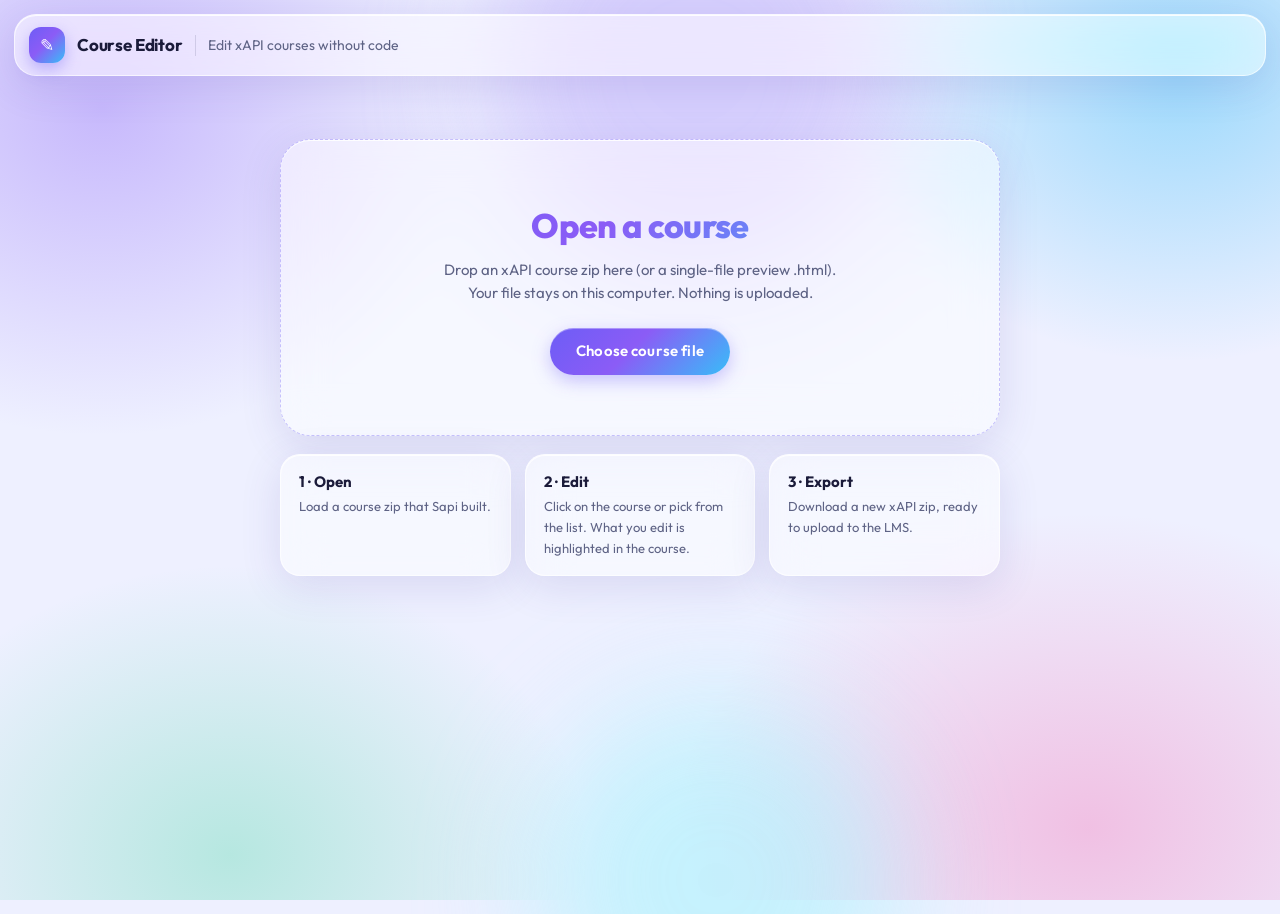
<file: course-editor/src.html>
<!DOCTYPE html>
<html lang="en">
<head>
<meta charset="utf-8">
<meta name="viewport" content="width=device-width, initial-scale=1">
<title>Course Editor · xAPI</title>
<link rel="preconnect" href="https://fonts.googleapis.com"><link rel="preconnect" href="https://fonts.gstatic.com" crossorigin>
<link href="https://fonts.googleapis.com/css2?family=Outfit:wght@400;500;600;700;800&display=swap" rel="stylesheet">
<style>
:root{--ink:#1B1B3A;--sub:#5E6385;--line:rgba(255,255,255,.65);--acc:#6D5DF6;--acc2:#38BDF8;--warn:#B45309;--ok:#15803D;--r:18px;
 --glass:rgba(255,255,255,.52);--glass2:rgba(255,255,255,.72);--blur:blur(22px) saturate(170%);
 --shadow:0 10px 40px rgba(76,64,160,.14),inset 0 1px 0 rgba(255,255,255,.85);
 --grad:linear-gradient(135deg,#6D5DF6 0%,#8B5CF6 45%,#38BDF8 100%)}
*{box-sizing:border-box}
html,body{margin:0;height:100%}
body{font:14px/1.5 Outfit,"Segoe UI",system-ui,-apple-system,Arial,sans-serif;color:var(--ink);overflow:hidden;
 background:#EEF0FF;background-image:
  radial-gradient(42% 52% at 8% 12%,rgba(167,139,250,.55),transparent 70%),
  radial-gradient(38% 46% at 92% 8%,rgba(56,189,248,.45),transparent 70%),
  radial-gradient(46% 50% at 85% 92%,rgba(244,114,182,.38),transparent 70%),
  radial-gradient(40% 46% at 18% 95%,rgba(52,211,153,.30),transparent 70%);background-attachment:fixed}
body::before,body::after{content:"";position:fixed;z-index:-1;border-radius:50%;filter:blur(60px);opacity:.55;pointer-events:none}
body::before{width:420px;height:420px;left:38%;top:-140px;background:#C4B5FD}
body::after{width:360px;height:360px;right:30%;bottom:-160px;background:#A5F3FC}
button,input,textarea,select{font:inherit;color:inherit}
button{cursor:pointer;border:0;border-radius:999px;padding:9px 18px;background:var(--grad);color:#fff;font-weight:600;letter-spacing:.01em;
 box-shadow:0 6px 18px rgba(109,93,246,.35),inset 0 1px 0 rgba(255,255,255,.35);transition:transform .15s,box-shadow .15s,background .15s}
button:hover{transform:translateY(-1px);box-shadow:0 10px 24px rgba(109,93,246,.42),inset 0 1px 0 rgba(255,255,255,.35)}
button:active{transform:translateY(0)}
button.ghost{background:var(--glass2);color:var(--ink);border:1px solid var(--line);box-shadow:0 4px 14px rgba(76,64,160,.08);backdrop-filter:var(--blur);-webkit-backdrop-filter:var(--blur)}
button.ghost:hover{background:rgba(255,255,255,.9)}
button.small{padding:6px 13px;font-size:12.5px}
button:disabled{opacity:.45;cursor:default;transform:none}
.glass{background:var(--glass);backdrop-filter:var(--blur);-webkit-backdrop-filter:var(--blur);border:1px solid var(--line);box-shadow:var(--shadow)}
header{height:62px;margin:14px 14px 0;display:flex;align-items:center;gap:12px;padding:0 12px 0 14px;border-radius:22px;
 background:var(--glass);backdrop-filter:var(--blur);-webkit-backdrop-filter:var(--blur);border:1px solid var(--line);box-shadow:var(--shadow)}
header .logo{width:36px;height:36px;border-radius:12px;background:var(--grad);display:grid;place-items:center;color:#fff;font-weight:800;font-size:17px;box-shadow:0 6px 16px rgba(109,93,246,.4)}
header h1{font-size:17px;margin:0;white-space:nowrap;font-weight:700;letter-spacing:-.01em}
header .course{color:var(--sub);overflow:hidden;text-overflow:ellipsis;white-space:nowrap;flex:1;min-width:0;padding-left:12px;border-left:1px solid rgba(94,99,133,.2)}
header .count{font-size:12.5px;background:rgba(255,255,255,.7);color:#5B21B6;padding:7px 14px;border-radius:999px;white-space:nowrap;border:1px solid rgba(139,92,246,.25);box-shadow:none;font-weight:600}
header .count:hover{background:#fff;box-shadow:0 4px 14px rgba(109,93,246,.18)}
#start{max-width:760px;margin:7vh auto 0;padding:0 20px;text-align:center}
#drop{border-radius:30px;padding:60px 28px;transition:.2s;background:var(--glass);backdrop-filter:var(--blur);-webkit-backdrop-filter:var(--blur);border:1.5px dashed rgba(109,93,246,.35);box-shadow:var(--shadow)}
#drop.over{border-color:var(--acc);background:rgba(255,255,255,.75);transform:scale(1.01)}
#drop h2{margin:0 0 8px;font-size:34px;letter-spacing:-.02em;background:var(--grad);-webkit-background-clip:text;background-clip:text;color:transparent;font-weight:800}
#drop p{color:var(--sub);margin:0 0 24px;font-size:15px}
#drop button{padding:12px 26px;font-size:15px}
.steps{display:grid;grid-template-columns:repeat(3,1fr);gap:14px;margin-top:18px;text-align:left}
.steps div{border-radius:20px;padding:16px 18px;background:var(--glass);backdrop-filter:var(--blur);-webkit-backdrop-filter:var(--blur);border:1px solid var(--line);box-shadow:var(--shadow)}
.steps b{display:block;margin-bottom:3px;font-size:15px}
.steps span{color:var(--sub);font-size:13px}
#app{display:none;height:calc(100% - 76px);padding:14px;gap:14px}
#app.on{display:grid;grid-template-columns:minmax(400px,500px) 1fr}
#side,#main{border-radius:24px;overflow:hidden;background:var(--glass);backdrop-filter:var(--blur);-webkit-backdrop-filter:var(--blur);border:1px solid var(--line);box-shadow:var(--shadow)}
#side{display:flex;flex-direction:column;min-height:0}
.tabs{display:flex;gap:4px;padding:12px 12px 4px;flex-wrap:wrap}
.tabs button{background:transparent;color:var(--sub);padding:7px 12px;font-size:12.5px;white-space:nowrap;box-shadow:none;border-radius:999px;font-weight:600}
.tabs button:hover{background:rgba(255,255,255,.55);transform:none;box-shadow:none}
.tabs button.on{background:#fff;color:var(--ink);box-shadow:0 4px 14px rgba(76,64,160,.12)}
.tabs button i{font-style:normal;font-size:11px;background:rgba(109,93,246,.12);color:#5B21B6;border-radius:99px;padding:1px 7px;margin-left:5px}
.tabs button.chg,.tabs button.chg.on{color:#047857}
.tabs button.chg i{background:rgba(16,185,129,.15);color:#047857}
.tools{display:flex;gap:8px;padding:8px 12px 10px;align-items:center}
.tools input{flex:1;min-width:0;border:1px solid var(--line);border-radius:999px;padding:10px 16px;background:rgba(255,255,255,.7);outline:none;transition:.15s}
.tools input:focus{background:#fff;box-shadow:0 0 0 3px rgba(109,93,246,.18)}
#filterNote{display:none;margin:0 12px 8px;padding:9px 12px;border-radius:14px;background:rgba(254,243,199,.75);color:#92400E;font-size:12.5px;align-items:center;gap:8px;border:1px solid rgba(245,158,11,.25)}
#filterNote.on{display:flex}
#filterNote span{flex:1}
#list{flex:1;overflow:auto;padding:4px 12px 40px}
#list::-webkit-scrollbar{width:8px}#list::-webkit-scrollbar-thumb{background:rgba(109,93,246,.25);border-radius:9px}
.item{background:rgba(255,255,255,.62);border:1px solid rgba(255,255,255,.8);border-radius:18px;padding:12px 14px;margin-bottom:10px;box-shadow:0 4px 16px rgba(76,64,160,.07);transition:box-shadow .2s,transform .2s}
.item:hover{box-shadow:0 8px 24px rgba(76,64,160,.12)}
.item.changed{background:rgba(255,251,235,.82);border-color:rgba(245,158,11,.55);box-shadow:0 0 0 3px rgba(253,230,138,.55),0 8px 24px rgba(245,158,11,.12)}
.item.flash{animation:fl 1.4s}
@keyframes fl{0%,40%{box-shadow:0 0 0 5px rgba(167,139,250,.55)}}
.meta{display:flex;gap:8px;align-items:center;font-size:11.5px;color:var(--sub);margin-bottom:8px;flex-wrap:wrap}
.meta .sp{flex:1}
.meta .lbl{font-weight:700;color:var(--ink);font-size:12.5px}
.meta .badge{background:linear-gradient(135deg,#34D399,#10B981);color:#fff;font-weight:700;font-size:10.5px;border-radius:99px;padding:2px 9px;letter-spacing:.02em}
.meta .used{font-size:11.5px}
.meta a{color:#6D5DF6;cursor:pointer;text-decoration:none;font-weight:600;font-size:12px;white-space:nowrap;padding:3px 9px;border-radius:99px;background:rgba(109,93,246,.08)}
.meta a:hover{background:rgba(109,93,246,.16)}
.item textarea,.item input[type=text]{width:100%;border:1px solid rgba(94,99,133,.14);border-radius:12px;padding:9px 12px;resize:vertical;min-height:38px;background:rgba(255,255,255,.75);font-size:14.5px;line-height:1.45;transition:.15s}
.item textarea:focus,.item input:focus{outline:none;border-color:rgba(109,93,246,.5);background:#fff;box-shadow:0 0 0 4px rgba(109,93,246,.15)}
.was{font-size:12px;color:var(--sub);margin-top:7px;display:flex;gap:6px;align-items:center}
.was s{color:#9CA3C4}
.was .sw{display:inline-block;width:18px;height:18px;border-radius:6px;border:1px solid rgba(0,0,0,.08)}
.where{font-size:12px;margin-top:6px}
.where.ok{color:#B45309;font-weight:600}
.where.no{color:var(--sub)}
.tip{font-size:12px;color:var(--sub);margin-top:6px}
.fit{font-size:12px;color:var(--sub);display:flex;gap:6px;margin-top:9px;align-items:center}
.imgrow{display:flex;gap:12px;align-items:center}
.imgrow img{width:104px;height:74px;object-fit:cover;border-radius:12px;border:1px solid rgba(255,255,255,.9);box-shadow:0 4px 14px rgba(76,64,160,.15);background:repeating-conic-gradient(#eef1f5 0 25%,#fff 0 50%) 0 0/14px 14px}
.imgrow .info{flex:1;min-width:0;font-size:12px;color:var(--sub);word-break:break-word}
.imgrow .info b{color:var(--ink);display:block;font-size:13.5px}
.fileic{width:56px;height:66px;border-radius:12px;background:var(--grad);color:#fff;display:grid;place-items:center;font-weight:800;font-size:12px;box-shadow:0 6px 16px rgba(109,93,246,.3)}
.colrow{display:flex;gap:10px;align-items:center;cursor:pointer;font-size:13px;color:var(--sub)}
.colrow input[type=color]{width:46px;height:46px;border:3px solid #fff;border-radius:50%;padding:0;background:none;box-shadow:0 4px 14px rgba(76,64,160,.2);cursor:pointer}
.colrow input[type=color]::-webkit-color-swatch-wrapper{padding:0}.colrow input[type=color]::-webkit-color-swatch{border:0;border-radius:50%}
#main{display:flex;flex-direction:column;min-height:0}
.pbar{display:flex;gap:8px;align-items:center;padding:12px 14px;flex-wrap:wrap;border-bottom:1px solid rgba(255,255,255,.6)}
.pbar .seg{display:flex;background:rgba(255,255,255,.5);border-radius:999px;padding:4px;border:1px solid var(--line)}
.pbar .seg button{background:transparent;color:var(--sub);padding:6px 14px;box-shadow:none}
.pbar .seg button:hover{transform:none;box-shadow:none}
.pbar .seg button.on{background:#fff;color:var(--ink);box-shadow:0 3px 10px rgba(76,64,160,.14)}
#pickBtn{background:var(--glass2);color:var(--ink);border:1px solid var(--line);box-shadow:0 4px 14px rgba(76,64,160,.08)}
#pickBtn.on{background:linear-gradient(135deg,#FBBF24,#F59E0B);border-color:transparent;color:#1B1B3A;box-shadow:0 6px 18px rgba(245,158,11,.4)}
.pbar .sp{flex:1}
#pickTip{display:none;font-size:12.5px;color:#92400E;background:rgba(254,243,199,.75);padding:7px 14px;border-radius:999px;border:1px solid rgba(245,158,11,.25)}
#pickTip.on{display:block}
.markc{font-size:13px;color:var(--sub);display:flex;gap:6px;align-items:center}
input[type=checkbox],input[type=radio]{accent-color:#6D5DF6}
#stage{flex:1;overflow:auto;display:flex;justify-content:center;align-items:flex-start;padding:18px}
#frame{border:0;background:#fff;border-radius:18px;box-shadow:0 20px 60px rgba(46,38,120,.22),0 0 0 1px rgba(255,255,255,.8);width:100%;height:100%}
#stage.phone #frame{width:390px;height:780px;flex:none;border-radius:40px;border:11px solid #17172b;box-shadow:0 30px 70px rgba(46,38,120,.35)}
.empty{text-align:center;color:var(--sub);padding:40px 10px}
#exportDlg{position:fixed;inset:0;background:rgba(27,27,58,.28);backdrop-filter:blur(6px);-webkit-backdrop-filter:blur(6px);display:none;place-items:center;z-index:9}
#exportDlg.on{display:grid}
#exportDlg .box{border-radius:26px;padding:26px;width:min(500px,92vw);background:rgba(255,255,255,.78);backdrop-filter:var(--blur);-webkit-backdrop-filter:var(--blur);border:1px solid var(--line);box-shadow:0 30px 80px rgba(46,38,120,.3)}
#exportDlg h3{margin:0 0 4px;font-size:20px}
#exportDlg p{color:var(--sub);margin:0 0 16px;font-size:13px;word-break:break-word}
.opt{display:flex;gap:10px;border:1px solid rgba(94,99,133,.14);border-radius:16px;padding:13px;margin-bottom:9px;cursor:pointer;background:rgba(255,255,255,.6);transition:.15s}
.opt:has(input:checked){border-color:rgba(109,93,246,.55);background:#fff;box-shadow:0 0 0 3px rgba(109,93,246,.14)}
.opt input{margin-top:3px}
.opt b{display:block}
.opt span{font-size:12.5px;color:var(--sub)}
#exportDlg .row{display:flex;gap:8px;justify-content:flex-end;margin-top:16px}
#toast{position:fixed;bottom:24px;left:50%;transform:translateX(-50%);background:rgba(27,27,58,.82);backdrop-filter:blur(14px);-webkit-backdrop-filter:blur(14px);color:#fff;padding:11px 18px;border-radius:999px;display:none;z-index:10;max-width:90vw;box-shadow:0 12px 30px rgba(27,27,58,.3)}
#toast.on{display:block}
@media(max-width:900px){body{overflow:auto}#app.on{grid-template-columns:1fr;grid-template-rows:60vh 70vh;height:auto}.steps{grid-template-columns:1fr}header h1{display:none}}
</style>
</head>
<body>
<header>
  <div class="logo">✎</div>
  <h1>Course Editor</h1>
  <div class="course" id="courseName">Edit xAPI courses without code</div>
  <button class="count" id="changeCount" hidden title="See everything you changed">0 changes</button>
  <button class="ghost" id="openBtn" hidden>Open another</button>
  <button id="exportBtn" hidden>Export xAPI zip</button>
</header>

<section id="start">
  <div id="drop">
    <h2>Open a course</h2>
    <p>Drop an xAPI course zip here (or a single-file preview .html).<br>Your file stays on this computer. Nothing is uploaded.</p>
    <button id="pickFile">Choose course file</button>
    <input type="file" id="fileIn" accept=".zip,.html,.htm" hidden>
  </div>
  <div class="steps">
    <div><b>1 · Open</b><span>Load a course zip that Sapi built.</span></div>
    <div><b>2 · Edit</b><span>Click on the course or pick from the list. What you edit is highlighted in the course.</span></div>
    <div><b>3 · Export</b><span>Download a new xAPI zip, ready to upload to the LMS.</span></div>
  </div>
</section>

<section id="app">
  <aside id="side">
    <div class="tabs" id="tabs"></div>
    <div class="tools">
      <input id="search" type="search" placeholder="🔍  Search for a word in the course…">
      
    </div>
    <div id="filterNote"><span></span><button class="small ghost" id="clearPick">Show all</button></div>
    <div id="list"></div>
  </aside>
  <main id="main">
    <div class="pbar">
      <div class="seg" id="devSeg"><button data-d="desktop" class="on">Desktop</button><button data-d="phone">Phone</button></div>
      <button id="pickBtn" class="on">✏️ Edit on the course</button>
      <button class="ghost" id="reloadBtn">↻ Restart preview</button>
      <label class="markc"><input type="checkbox" id="markChk" checked> Mark my changes</label>
      <span id="pickTip" class="on">Click any text in the course and type. Enter = done · Esc = cancel. Turn this off to move around the course.</span>
      <span class="sp"></span>
    </div>
    <div id="stage"><iframe id="frame" title="Course preview"></iframe></div>
  </main>
</section>

<div id="exportDlg">
  <div class="box">
    <h3>Export course</h3>
    <p id="expSummary"></p>
    <label class="opt"><input type="radio" name="mode" value="same" checked><div><b>Update the same course</b><span>Keeps the course ID. Upload it to replace the course in the LMS; learners' records stay linked.</span></div></label>
    <label class="opt"><input type="radio" name="mode" value="copy"><div><b>Save as a new course</b><span>Gives the course a new ID so it shows up in the LMS as a separate course.</span></div></label>
    <div class="row"><button class="ghost" id="expCancel">Cancel</button><button id="expGo">Download zip</button></div>
  </div>
</div>
<div id="toast"></div>

<script>/*JSZIP*/</script>
<script>
(function(){
'use strict';
// ---------- state ----------
const S = { name:'', kind:'zip', files:{}, order:[], textFiles:[], items:[], edits:{}, fileRepl:{}, tab:'text', activity:null, title:'', pickMatches:null, blobUrls:[], dirty:false };
const TEXT_EXT=/\.(html?|js|mjs|json|css|xml|txt|svg)$/i;
const IMG_EXT=/\.(png|jpe?g|webp|gif|svg|avif)$/i;
const MIME={png:'image/png',jpg:'image/jpeg',jpeg:'image/jpeg',webp:'image/webp',gif:'image/gif',svg:'image/svg+xml',avif:'image/avif',pdf:'application/pdf',mp4:'video/mp4',webm:'video/webm',mp3:'audio/mpeg',wav:'audio/wav',ogg:'audio/ogg',woff2:'font/woff2',woff:'font/woff',ttf:'font/ttf',otf:'font/otf',html:'text/html',htm:'text/html',js:'text/javascript',mjs:'text/javascript',css:'text/css',json:'application/json',xml:'application/xml',txt:'text/plain'};
const $=s=>document.querySelector(s);
const ext=n=>(n.split('.').pop()||'').toLowerCase();
const esc=s=>String(s).replace(/[&<>"]/g,c=>({'&':'&amp;','<':'&lt;','>':'&gt;','"':'&quot;'}[c]));
function toast(m,ms){const t=$('#toast');t.textContent=m;t.classList.add('on');clearTimeout(toast.t);toast.t=setTimeout(()=>t.classList.remove('on'),ms||2600);}

// ---------- human-text heuristics ----------
const CSSW=new Set('rgba rgb hsl hsla px em rem vh vw vmin vmax deg ms solid dashed dotted none auto ease inset transparent translate translatex translatey translate3d scale rotate cubic bezier var calc important linear radial gradient url flex grid block inline absolute relative fixed sticky hidden visible pointer cover contain center top left right bottom bold normal italic opacity transform transition forwards backwards both infinite alternate reverse repeat white black background color border radius shadow width height margin padding display position font size weight line serif sans monospace inherit initial unset currentcolor nowrap wrap column row space between around evenly start end stretch baseline uppercase lowercase capitalize blur brightness saturate drop filter backdrop easing out cubic-bezier steps max min fit content box sizing overflow scroll touch action pan select user zindex index outline cursor default text align decoration underline letter spacing family style shrink grow basis gap template areas self justify items place inset clip path mask image repeat-x repeat-y no-repeat round fill stroke miter butt square both alternate-reverse mix blend multiply screen overlay darken lighten'.split(' '));
const CODEY=/=>|&&|\|\||===|!==|\bfunction\b|\breturn\b|\bconst\b|\bvar\b|\blet\b|document\.|window\.|\$\{|querySelector|addEventListener|\(\)\s*=>/;
function plain(s){return s.replace(/<[^>]*>/g,' ').replace(/&nbsp;/g,' ').replace(/&amp;/g,'&').replace(/&[a-z]+;|&#\d+;/g,' ').replace(/\s+/g,' ').trim();}
function isHuman(raw){
  const t=plain(raw);
  if(t.length<2||t.length>4000) return false;
  if(!/\p{L}/u.test(t)) return false;
  if(/^data:|^blob:/i.test(t)) return false;
  if(/^(https?:)?\/\/|^mailto:|^www\./i.test(t)) return false;
  if(/^[\w\-./ ]+\.(png|jpe?g|webp|svg|gif|mp4|mp3|wav|pdf|js|css|html?|json|woff2?|ttf|xml|avif)(\?.*)?$/i.test(t)) return false;
  if(CODEY.test(t)) return false;
  if(/sans-serif|monospace|cubic-bezier|rgba?\(|hsla?\(|var\(--|translate[XYZ3d]*\(|url\(|linear-gradient|@media|!important/i.test(t)) return false;
  if(/^[#.]?[\w-]+\s*:\s*[^:]+;/.test(t)) return false;            // css declaration
  if(/^[\w-]+\s*\(.*\)$/.test(t)&&!/\s\w+\s/.test(t)) return false; // fn(...)
  const cjk=/[\u3000-\u9fff\uac00-\ud7af]/.test(t);
  if(cjk) return true;
  const words=t.match(/[A-Za-zÀ-ÿ']{2,}/g)||[];
  if(!words.length) return false;
  const nonCss=words.filter(w=>!CSSW.has(w.toLowerCase()));
  if(!nonCss.length) return false;
  if(/\d(px|em|rem|vh|vw|ms|deg)\b/.test(t)&&nonCss.length<3) return false;
  const hasSpace=/\s/.test(t), hasUpper=/[A-ZÀ-Ý]/.test(t), punct=/[.,!?:;’'"·…–—()%&+]/.test(t);
  if(!hasSpace){
    if(/^[A-ZÀ-Ý][a-zà-ÿ]+[A-Z]/.test(t)) return false;           // PascalCase identifiers
    if(/[_$]/.test(t)) return false;
    if(/^[A-ZÀ-Ý][\wÀ-ÿ’'.!?-]*$/.test(t)) return t.length>=2;     // Start, Next, Resources
    if(/[!?…]$/.test(t)) return true;
    return false;                                                    // lowercase keys: start, lesson-1
  }
  if(!hasUpper&&!punct){
    const toks=t.split(/\s+/);
    if(toks.every(x=>/^[a-z0-9\-_.#]+$/.test(x))&&(toks.some(x=>/[-_\d.#]/.test(x))||toks.length<=2)) return false; // class lists
  }
  return true;
}
// ---------- string (un)escaping ----------
function unescJS(raw){
  return raw.replace(/\\(u\{[0-9a-fA-F]+\}|u[0-9a-fA-F]{4}|x[0-9a-fA-F]{2}|\r\n|[\s\S])/g,(m,c)=>{
    if(c[0]==='u'&&c[1]==='{') return String.fromCodePoint(parseInt(c.slice(2,-1),16));
    if(c[0]==='u'&&c.length===5) return String.fromCharCode(parseInt(c.slice(1),16));
    if(c[0]==='x'&&c.length===3) return String.fromCharCode(parseInt(c.slice(1),16));
    return ({n:'\n',t:'\t',r:'\r',b:'\b',f:'\f',v:'\v','0':'\0','\n':'','\r\n':''})[c]??c;
  });
}
function escJS(s,q){
  s=s.replace(/\\/g,'\\\\');
  if(q==='`') return s.replace(/`/g,'\\`').replace(/\$\{/g,'\\${');
  return s.replace(new RegExp(q,'g'),'\\'+q).replace(/\n/g,'\\n').replace(/\r/g,'\\r').replace(/\u2028/g,'\\u2028').replace(/\u2029/g,'\\u2029');
}
const ENT={amp:'&',lt:'<',gt:'>',quot:'"',apos:"'",nbsp:'\u00a0',middot:'·',hellip:'…',mdash:'—',ndash:'–',rsquo:'’',lsquo:'‘',rdquo:'”',ldquo:'“',copy:'©',reg:'®',trade:'™',bull:'•',times:'×',rarr:'→',larr:'←'};
function unescHTML(s){return s.replace(/&(#x[0-9a-f]+|#\d+|[a-z]+);/gi,(m,e)=>{if(e[0]==='#')return String.fromCodePoint(e[1]==='x'||e[1]==='X'?parseInt(e.slice(2),16):parseInt(e.slice(1),10));return ENT[e.toLowerCase()]??m;});}
function escHTML(s,attr){s=s.replace(/&/g,'&amp;').replace(/</g,'&lt;').replace(/>/g,'&gt;');return attr?s.replace(/"/g,'&quot;'):s;}

// ---------- scanners ----------
// each item: {id,file,start,end,raw,value,enc:'js'|'html'|'attr'|'tpl'|'jsHtml',q,ctx,type}
let uid=0;
function addText(out,file,start,end,raw,enc,q,ctx){
  let value;
  if(enc==='html'||enc==='attr') value=unescHTML(raw);
  else if(enc==='jsHtml'||enc==='tplHtml') value=unescHTML(unescJS(raw));
  else value=unescJS(raw);
  out.push({id:'t'+(++uid),type:'text',file,start,end,raw,value,enc,q,ctx});
}
function ctxBefore(src,pos){
  const b=src.slice(Math.max(0,pos-80),pos);
  let m=b.match(/([A-Za-z_$][\w$]*)\s*[:=]\s*\(?\s*['"`]?$/); if(m) return m[1];
  m=b.match(/([A-Za-z_$][\w$]*)\s*\(\s*['"`]?$/); if(m) return m[1]+'()';
  m=b.match(/<([a-zA-Z][\w-]*)(?:\s[^<>]*?class="([^"]*)")?[^<>]*>[^<>]*$/); if(m) return m[1]+(m[2]?'.'+m[2].split(/\s+/)[0]:'');
  return '';
}
// text runs between tags inside a raw string/template chunk
function scanMarkupChunk(out,file,src,a,b,enc,q){
  const chunk=src.slice(a,b);
  const re=/(^|>)([^<>]+)(?=<|$)/g;let m;
  while((m=re.exec(chunk))){
    const txt=m[2]; if(!txt.trim()) continue;
    // skip pieces that are actually inside a tag (unbalanced chunk edges)
    const s=a+m.index+m[1].length, e=s+txt.length;
    const lead=txt.match(/^\s*/)[0].length, trail=txt.match(/\s*$/)[0].length;
    const rs=s+lead, re2=e-trail; if(re2<=rs) continue;
    const raw=src.slice(rs,re2);
    if(m[1]===''&&a===s&&/^[^>]*=\s*["']?[^"'<>]*$/.test(raw)) continue;
    if(!isHuman(unescJS(raw))) continue;
    addText(out,file,rs,re2,raw,enc,q,ctxBefore(src,rs));
  }
}
function looksMarkup(s){return /<\/?[a-zA-Z][\w-]*[\s>\/]/.test(s);}
function emitStr(out,file,src,a,b,q){
  const raw=src.slice(a,b);
  if(looksMarkup(raw)) return scanMarkupChunk(out,file,src,a,b,q==='`'?'tplHtml':'jsHtml',q);
  const v=unescJS(raw);
  if(isHuman(v)) addText(out,file,a,b,raw,q==='`'?'tpl':'js',q,ctxBefore(src,a-1));
}
const REGEX_PREV=new Set(['','(',',','=',':','[','!','&','|','?','{','}',';','+','-','*','%','<','>','~','^']);
const REGEX_KW=new Set(['return','typeof','case','do','else','in','of','void','yield','await','delete','new','instanceof','throw']);
function scanJS(out,file,src,i,end,stopAtBrace){
  let depth=0,prev='',word='';
  while(i<end){
    const c=src[i],n=src[i+1];
    if(c==='/'&&n==='/'){const k=src.indexOf('\n',i);i=k<0||k>end?end:k;continue;}
    if(c==='/'&&n==='*'){const k=src.indexOf('*/',i+2);i=k<0?end:k+2;continue;}
    if(c==='\''||c==='"'){
      let j=i+1;while(j<end&&src[j]!==c){if(src[j]==='\\')j++;else if(src[j]==='\n')break;j++;}
      emitStr(out,file,src,i+1,j,c);i=j+1;prev='"';word='';continue;
    }
    if(c==='`'){i=scanTpl(out,file,src,i+1,end);prev='"';word='';continue;}
    if(c==='/'&&(REGEX_PREV.has(prev)||REGEX_KW.has(word))){
      let j=i+1,cls=false;
      while(j<end){const d=src[j];if(d==='\\'){j+=2;continue;}if(d==='\n')break;if(cls){if(d===']')cls=false;}else if(d==='[')cls=true;else if(d==='/')break;j++;}
      j++;while(j<end&&/[a-z]/i.test(src[j]))j++;
      i=j;prev='"';word='';continue;
    }
    if(c==='{')depth++;
    else if(c==='}'){if(stopAtBrace&&depth===0)return i;depth--;}
    if(/\s/.test(c)){i++;continue;}
    if(/[\w$]/.test(c)){let j=i;while(j<end&&/[\w$]/.test(src[j]))j++;word=src.slice(i,j);prev='a';i=j;continue;}
    prev=c;word='';i++;
  }
  return i;
}
function scanTpl(out,file,src,i,end){
  const start=i,holes=[];
  while(i<end){
    const c=src[i];
    if(c==='\\'){i+=2;continue;}
    if(c==='`')break;
    if(c==='$'&&src[i+1]==='{'){const h=i;i=scanJS(out,file,src,i+2,end,true)+1;holes.push([h,i]);continue;}
    i++;
  }
  const stop=Math.min(i,end);
  // body with ${…} masked (same length) so offsets stay true
  let masked='',p=start;for(const[a,b]of holes){masked+=src.slice(p,a)+'\u0001'.repeat(b-a);p=b;}masked+=src.slice(p,stop);
  if(looksMarkup(masked)){
    const re=/(^|>)([^<>]+)(?=<|$)/g;let m;
    while((m=re.exec(masked))){
      const s0=start+m.index+m[1].length;
      if(m[1]===''&&/^[^<>]*=\s*["']?/.test(m[2])&&/^[^<]*>/.test(masked.slice(m.index)))continue; // inside a tag at template start
      const parts=m[2].split(/\u0001+/);let off=0;
      for(const part of m[2].split(/(\u0001+)/)){
        if(part[0]!=='\u0001'&&part.trim()){
          const lead=part.match(/^\s*/)[0].length,trail=part.match(/\s*$/)[0].length;
          const rs=s0+off+lead,re2=s0+off+part.length-trail,raw=src.slice(rs,re2);
          if(isHuman(unescJS(raw)))addText(out,file,rs,re2,raw,'tplHtml','`',ctxBefore(src,rs));
        }
        off+=part.length;
      }
    }
  }else{
    let a=start;for(const[h,e]of holes){emitStr(out,file,src,a,h,'`');a=e;}emitStr(out,file,src,a,stop,'`');
  }
  return stop+1;
}
const TXT_ATTR=/^(alt|title|placeholder|aria-label|data-label|data-title|label|content)$/i;
function closeIdx(src,tag,from){const re=new RegExp('</'+tag+'\\b','gi');re.lastIndex=from;const m=re.exec(src);return m?m.index:-1;}
const ATTR_RE=/\s*([^\s=>\/]+)(\s*=\s*("([^"]*)"|'([^']*)'|[^\s>]+))?/y;
function scanHTML(out,file,src,from,to){
  let i=from||0;const L=to===undefined?src.length:to;
  while(i<L){
    const lt=src.indexOf('<',i);
    const stop=lt<0?L:lt;
    if(stop>i){const txt=src.slice(i,stop);
      const lead=txt.match(/^\s*/)[0].length,trail=txt.match(/\s*$/)[0].length;
      if(txt.length>lead){const s=i+lead,e=stop-trail;const raw=src.slice(s,e);if(isHuman(unescHTML(raw)))addText(out,file,s,e,raw,'html','',ctxBefore(src,s));}}
    if(lt<0)break;
    if(src.startsWith('<!--',lt)){const k=src.indexOf('-->',lt);i=k<0?L:k+3;continue;}
    if(src.startsWith('<![CDATA[',lt)){const k=src.indexOf(']]>',lt);i=k<0?L:k+3;continue;}
    if(src[lt+1]==='?'||src[lt+1]==='!'){const k=src.indexOf('>',lt);i=k<0?L:k+1;continue;}
    const m=/^<\/?([a-zA-Z][\w:-]*)/.exec(src.slice(lt,lt+64));
    if(!m){i=lt+1;continue;}
    // parse tag
    let j=lt+m[0].length;
    const tag=m[1].toLowerCase(), closing=src[lt+1]==='/';
    let metaName='';
    while(j<L&&src[j]!=='>'){
      ATTR_RE.lastIndex=j;const am=ATTR_RE.exec(src);
      if(!am||am[0].length===0){j++;continue;}
      const an=am[1].toLowerCase();
      if(am[3]&&(am[4]!==undefined||am[5]!==undefined)){
        const val=am[4]!==undefined?am[4]:am[5];
        const vs=j+am[0].length-val.length-1;
        if(an==='name'&&tag==='meta')metaName=val;
        if(TXT_ATTR.test(an)&&!(an==='content'&&!/^(description|og:title|og:description)$/i.test(metaName))&&isHuman(unescHTML(val)))
          addText(out,file,vs,vs+val.length,val,'attr','',tag+'['+an+']');
      }
      j+=am[0].length;
    }
    j++;
    if(!closing&&(tag==='script'||tag==='style')){
      const close=closeIdx(src,tag,j);const e=close<0?L:close;
      if(tag==='script'){const head=src.slice(lt,j);if(/type\s*=\s*["']?(text\/(html|template)|x-template)/i.test(head))scanHTML(out,file,src,j,e);else if(!/type\s*=\s*["']?(text\/plain|application\/octet)/i.test(head))scanJS(out,file,src,j,e,false);}
      i=e;continue;
    }
    i=j;
  }
}

// ---------- open ----------
async function openFile(f){
  try{
    resetState();
    S.name=f.name;
    if(/\.html?$/i.test(f.name)){S.kind='html';const t=await f.text();S.files[f.name]={text:t};S.order=[f.name];}
    else{
      S.kind='zip';
      const z=await JSZip.loadAsync(f);
      const names=Object.keys(z.files).filter(n=>!z.files[n].dir);
      if(!names.length) throw new Error('The zip is empty.');
      for(const n of names){
        if(TEXT_EXT.test(n)) S.files[n]={text:await z.files[n].async('string'),date:z.files[n].date};
        else S.files[n]={bin:await z.files[n].async('uint8array'),date:z.files[n].date};
      }
      S.order=names;
    }
    analyse();
    $('#start').style.display='none';$('#app').classList.add('on');
    ['#openBtn','#exportBtn','#changeCount'].forEach(s=>$(s).hidden=false);
    restoreDraft();
    renderTabs();renderList();refreshPreview(true);updateCount();
  }catch(e){console.error(e);toast('Could not open this file: '+e.message,5000);}
}
function resetState(){for(const k in dataCache)delete dataCache[k];S.files={};S.order=[];S.items=[];S.edits={};S.fileRepl={};S.activity=null;S.title='';S.pickMatches=null;S.tab='text';uid=0;}
function entryPoint(){
  const tc=S.files['tincan.xml'];
  if(tc&&tc.text){const m=tc.text.match(/<launch[^>]*>([^<]+)<\/launch>/i);if(m&&S.files[m[1].trim()])return m[1].trim();}
  if(S.files['index.html'])return 'index.html';
  return S.order.find(n=>/\.html?$/i.test(n))||S.order[0];
}
function analyse(){
  const items=[];
  S.textFiles=S.order.filter(n=>S.files[n].text!==undefined);
  const tc=S.files['tincan.xml'];
  if(tc){const m=tc.text.match(/<activity[^>]*\bid="([^"]+)"/i);if(m)S.activity=m[1];const t=tc.text.match(/<name[^>]*>([^<]*)<\/name>/i);if(t)S.title=unescHTML(t[1]).trim();}
  for(const n of S.textFiles){
    const src=S.files[n].text, e=ext(n);
    if(e==='html'||e==='htm'||e==='xml'||e==='svg')scanHTML(items,n,src);
    else if(e==='js'||e==='mjs'||e==='json')scanJS(items,n,src,0,src.length,false);
  }
  // drop text items that sit inside data: URIs
  const dataRanges=[];
  for(const n of S.textFiles){const src=S.files[n].text;const re=/data:([a-z]+\/[a-z0-9.+-]+)(;[^,'"\s)]*)?,([^'"\s)]{0,})/gi;let m;
    while((m=re.exec(src))){dataRanges.push([n,m.index,m.index+m[0].length]);
      if(/^image\//i.test(m[1])&&m[0].length>200)items.push({id:'d'+(++uid),type:'dataimg',file:n,start:m.index,end:m.index+m[0].length,mime:m[1],raw:m[0]});}}
  S.items=items.filter(it=>it.type!=='text'||!dataRanges.some(([f,a,b])=>f===it.file&&it.start>=a&&it.end<=b));
  // tincan title + description: label
  for(const it of S.items)if(it.file==='tincan.xml'&&it.type==='text')it.ctx='LMS '+(/<description/i.test(S.files['tincan.xml'].text.slice(Math.max(0,it.start-40),it.start))?'description':'title');
  // links + video ids (global replace)
  const links=new Map(),vids=new Map();
  for(const n of S.textFiles){const src=S.files[n].text;
    const re=/https?:\/\/[^\s'"`<>)\\]+/g;let m;
    while((m=re.exec(src))){const u=m[0].replace(/[.,;]+$/,'');
      if(/w3\.org|xmlns|projecttincan\.com|fonts\.(googleapis|gstatic)|cdn\.jsdelivr|unpkg\.com|cdnjs|adlnet\.gov\/expapi|purl\.org|schema\.org/i.test(u))continue;
      if(S.activity&&u.startsWith(S.activity))continue;
      if(/^https?:\/\/[^/]+\/(xapi|expapi)\/verbs\//i.test(u)||/\/verbs\/|\/activities\/|activitytype|\/extensions\//i.test(u))continue;
      links.set(u,(links.get(u)||0)+1);}
    const rv=/(?:videoId=|video[_-]?id["'\s:=]+|["'\/])(6\d{12})\b/gi;
    while((m=rv.exec(src)))vids.set(m[1],(vids.get(m[1])||0)+1);
  }
  for(const[u,c]of links)S.items.push({id:'l'+(++uid),type:'link',value:u,count:c,ctx:/ap\.click\.amway/.test(u)?'Amway+ link':/bcove|brightcove/.test(u)?'Video link':'Link'});
  for(const[v,c]of vids)S.items.push({id:'v'+(++uid),type:'video',value:v,count:c,ctx:'Brightcove video ID'});
  // colours in css custom properties
  for(const n of S.textFiles){const src=S.files[n].text;const re=/(--[\w-]+)\s*:\s*(#[0-9a-fA-F]{6}|#[0-9a-fA-F]{3})\b/g;let m;
    while((m=re.exec(src))){const s=m.index+m[0].length-m[2].length;S.items.push({id:'c'+(++uid),type:'color',file:n,start:s,end:s+m[2].length,value:m[2],ctx:m[1]});}}
  // binary files
  for(const n of S.order){const f=S.files[n];
    if(IMG_EXT.test(n)&&f.bin)S.items.push({id:'f'+(++uid),type:'img',path:n,ctx:n});
    else if(f.bin&&/\.(pdf|mp4|webm|mp3|wav|ogg|docx?|pptx?|xlsx?)$/i.test(n))S.items.push({id:'f'+(++uid),type:'file',path:n,ctx:n});}
  S.items.forEach((it,k)=>it.n=k);
  S.key='ce-draft:'+S.name+':'+(S.activity||'')+':'+S.items.length;
  $('#courseName').textContent=S.title||S.name;
}

// ---------- tabs + list ----------
const TABS=[['text','Text',it=>it.type==='text'],['media','Pictures',it=>/img|file|dataimg/.test(it.type)],['links','Links & videos',it=>it.type==='link'||it.type==='video'],['colors','Colours',it=>it.type==='color'],['changes','My changes',it=>isChanged(it)]];
function renderTabs(){
  $('#tabs').innerHTML=TABS.map(([k,l,f])=>{const n=S.items.filter(f).length;if(k==='changes')return `<button data-t="${k}" class="${S.tab===k?'on':''} chg">✓ ${l}<i>${n}</i></button>`;return `<button data-t="${k}" class="${S.tab===k?'on':''}">${l}<i>${n}</i></button>`;}).join('');
}
$('#tabs').addEventListener('click',e=>{const b=e.target.closest('button');if(!b)return;S.tab=b.dataset.t;S.pickMatches=null;renderTabs();renderList();});
$('#changeCount').addEventListener('click',()=>{S.tab='changes';S.pickMatches=null;renderTabs();renderList();});
$('#search').addEventListener('input',()=>{clearTimeout(renderList.t);renderList.t=setTimeout(renderList,150);});
$('#clearPick').addEventListener('click',()=>{S.pickMatches=null;renderList();});
function isChanged(it){return it.type==='img'||it.type==='file'?!!S.fileRepl[it.path]:S.edits[it.id]!==undefined;}
function curVal(it){return S.edits[it.id]!==undefined?S.edits[it.id]:it.value;}
// ---- plain-language names ----
const TAGNAME={h1:'Headline',h2:'Heading',h3:'Sub-heading',h4:'Sub-heading',h5:'Small heading',h6:'Small heading',p:'Paragraph',button:'Button',a:'Link text',li:'List item',label:'Label',small:'Small print',figcaption:'Caption',caption:'Caption',th:'Table heading',td:'Table text',blockquote:'Quote',summary:'Expandable heading',option:'Choice',title:'Browser tab title',strong:'Bold text',b:'Bold text',em:'Text',i:'Text',span:'Text',div:'Text',sup:'Small text',sub:'Small text'};
const KEYS=[[/^(title|heading|head|h|h1|h2|name|headline|ttl)$/i,'Title'],[/^(sub|subtitle|subhead|tagline|lede|lead)$/i,'Subtitle'],[/^(kicker|kick|eyebrow|tag|badge|pill|chip)$/i,'Small label'],[/^(q|question|prompt|ask|stem)$/i,'Question'],[/^(a|ans|answer|answers|options?|opts|choices?|c)$/i,'Answer choice'],[/^(fb|feedback|explain|explanation|why|correct|wrong|right|ok|no|yes|result|msg|message)$/i,'Feedback'],[/^(btn|button|cta|label|action|link)$/i,'Button'],[/^(caption|cap|alt)$/i,'Picture caption'],[/^(tip|hint|note|fact|dyk)$/i,'Tip'],[/^(body|text|desc|description|copy|p|content|txt|d|info|detail|details|summary|line|lines)$/i,'Text']];
function friendly(it){
  if(it.type==='text'){
    if(it.file==='tincan.xml')return /description/.test(it.ctx)?'Course description (shown in the LMS)':'Course name (shown in the LMS)';
    const c=it.ctx||'';
    const am=c.match(/^(\w+)\[([\w-]+)\]$/);
    if(am)return {alt:'Picture description',title:'Hover tip',placeholder:'Hint inside a box','aria-label':'Label for screen readers','data-label':'Label','data-title':'Title',content:'Page description',label:'Label'}[am[2]]||'Text';
    if(it.enc==='html'||it.enc==='jsHtml'||it.enc==='tplHtml'){const t=c.split('.')[0].toLowerCase();if(TAGNAME[t])return it.enc==='html'&&t==='title'?TAGNAME[t]:(t==='title'?'Title':TAGNAME[t]);}
    const k=c.replace(/\(\)$/,'');for(const[re,l]of KEYS)if(re.test(k))return l;
    return 'Text';
  }
  if(it.type==='color'){const n=it.ctx.replace(/^--/,'').toLowerCase();
    if(/accent|primary|brand|main|theme|key/.test(n))return 'Main colour';
    if(/^(ink|text|fg|fore|body|copy)/.test(n))return 'Text colour';
    if(/paper|bg|back|surface|page|canvas|base/.test(n))return 'Background colour';
    if(/card|panel|tile/.test(n))return 'Card colour';
    if(/line|border|rule|stroke/.test(n))return 'Line colour';
    return n.replace(/[-_]+/g,' ').replace(/\b\w/g,c=>c.toUpperCase())+' colour';}
  if(it.type==='link')return it.ctx==='Amway+ link'?'Amway+ link':it.ctx==='Video link'?'Video link':'Web link';
  if(it.type==='video')return 'Video';
  if(it.type==='file'){const e=ext(it.path).toUpperCase();return e==='PDF'?'PDF document':e==='MP4'||e==='WEBM'?'Video file':e==='MP3'||e==='WAV'||e==='OGG'?'Sound file':e+' file';}
  return 'Picture';
}
function niceName(p){return p.replace(/^.*\//,'').replace(/\.[^.]+$/,'').replace(/[-_]+/g,' ').replace(/\b\w/g,c=>c.toUpperCase());}
function shortTxt(s,n){s=plain(String(s));return s.length>n?s.slice(0,n-1)+'…':s;}
function renderList(){
  const f=TABS.find(t=>t[0]===S.tab)[2];
  const q=$('#search').value.trim().toLowerCase();
  let list=S.items.filter(f);
  if(S.pickMatches){list=S.items.filter(it=>S.pickMatches.includes(it.id));
    const tabOf=list[0]&&TABS.find(t=>t[2](list[0]));if(tabOf&&tabOf[0]!==S.tab&&S.tab!=='changes'){S.tab=tabOf[0];renderTabs();}}
  if(q)list=list.filter(it=>String(curVal(it)||it.path||'').toLowerCase().includes(q)||String(it.value||'').toLowerCase().includes(q)||friendly(it).toLowerCase().includes(q));
  const note=$('#filterNote');
  if(S.pickMatches){note.classList.add('on');note.querySelector('span').textContent=list.length?`Found what you clicked. Edit it below.`:'That part can’t be edited here. It is made by the course itself (ask Sapi).';}
  else note.classList.remove('on');
  toFrame({__ce:'unhl'});
  const shown=list.slice(0,600);
  const empty=S.tab==='changes'?'No changes yet. Edit something and it will show up here.':(q?'No results.':'Nothing to edit here.');
  $('#list').innerHTML=shown.length?shown.map(itemHTML).join('')+(list.length>600?`<div class="empty">Showing 600 of ${list.length}. Use search to narrow down.</div>`:''):`<div class="empty">${empty}</div>`;
  hydrateImgs(shown);
}
const canShow=it=>it.type==='text'||it.type==='img'||it.type==='dataimg';
function headHTML(it){
  const ch=isChanged(it);
  return `<div class="meta"><span class="lbl">${esc(friendly(it))}</span>${ch?'<span class="badge">Edited</span>':''}${it.count>1?`<span class="used">used in ${it.count} places</span>`:''}<span class="sp"></span>${canShow(it)?`<a data-show="${it.id}" title="Show where this is in the course">👁 Show in course</a>`:''}${ch?`<a data-undo="${it.id}">↶ Undo</a>`:''}</div>`;
}
function wasHTML(it){
  if(!isChanged(it)||it.type==='img'||it.type==='file'||it.type==='dataimg')return '';
  if(it.type==='color')return `<div class="was">Was <span class="sw" style="background:${esc(it.value)}"></span></div>`;
  return `<div class="was">Was: <s>${esc(shortTxt(it.value,140))}</s></div>`;
}
function itemHTML(it){
  const ch=isChanged(it)?' changed':'';
  const head=headHTML(it);
  if(it.type==='text'){
    const v=curVal(it);const rows=Math.min(8,Math.max(1,Math.ceil(v.length/46)+(v.match(/\n/g)||[]).length));
    return `<div class="item${ch}" data-id="${it.id}">${head}<textarea rows="${rows}" data-e="${it.id}" spellcheck="true">${esc(v)}</textarea>${wasHTML(it)}<div class="where" data-where="${it.id}"></div></div>`;
  }
  if(it.type==='link')return `<div class="item${ch}" data-id="${it.id}">${head}<input type="text" data-e="${it.id}" value="${esc(curVal(it))}"><div class="tip">Paste the new link. ${it.count>1?'It changes everywhere this link is used.':''}</div>${wasHTML(it)}</div>`;
  if(it.type==='video')return `<div class="item${ch}" data-id="${it.id}">${head}<input type="text" data-e="${it.id}" value="${esc(curVal(it))}"><div class="tip">Paste the new video number from Brightcove (13 digits) or the Brightcove player link.</div>${wasHTML(it)}</div>`;
  if(it.type==='color')return `<div class="item${ch}" data-id="${it.id}">${head}<label class="colrow"><input type="color" data-e="${it.id}" value="${normHex(curVal(it))}"><span>Click the colour to change it</span></label>${wasHTML(it)}</div>`;
  if(it.type==='img'||it.type==='dataimg'){
    const name=it.type==='img'?niceName(it.path):'Picture';
    return `<div class="item${ch}" data-id="${it.id}">${head}<div class="imgrow"><img data-img="${it.id}" alt=""><div class="info"><b>${esc(name)}</b><span data-dim="${it.id}"></span></div><button class="small" data-rep="${it.id}">Change picture</button></div><label class="fit"><input type="checkbox" data-fit="${it.id}" checked> Fit the new picture to the same shape</label><div class="where" data-where="${it.id}"></div></div>`;
  }
  if(it.type==='file'){const b=(S.fileRepl[it.path]||S.files[it.path].bin).length;
    return `<div class="item${ch}" data-id="${it.id}">${head}<div class="imgrow"><div class="fileic">${esc(ext(it.path).toUpperCase())}</div><div class="info"><b>${esc(niceName(it.path))}</b>${(b/1048576).toFixed(1)} MB${S.fileRepl[it.path]?' · new file':''}</div><button class="small" data-rep="${it.id}">Change file</button></div></div>`;}
  return '';
}
function normHex(h){h=String(h);if(/^#[0-9a-f]{3}$/i.test(h))h='#'+h.slice(1).split('').map(c=>c+c).join('');return /^#[0-9a-f]{6}$/i.test(h)?h:'#000000';}
const thumbCache={};
function imgSrc(it){
  if(it.type==='dataimg')return S.edits[it.id]!==undefined?S.edits[it.id]:it.raw;
  const bin=S.fileRepl[it.path]||S.files[it.path].bin;
  const key=it.path+':'+bin.length+':'+(S.fileRepl[it.path]?1:0);
  if(!thumbCache[key])thumbCache[key]=URL.createObjectURL(new Blob([bin],{type:MIME[ext(it.path)]||'application/octet-stream'}));
  return thumbCache[key];
}
function hydrateImgs(list){for(const it of list)if(it.type==='img'||it.type==='dataimg'){const im=document.querySelector(`img[data-img="${it.id}"]`);if(!im)continue;im.onload=()=>{const d=document.querySelector(`[data-dim="${it.id}"]`);if(d)d.textContent=im.naturalWidth+' × '+im.naturalHeight+' px';it.w=im.naturalWidth;it.h=im.naturalHeight;};im.src=imgSrc(it);}}
const byId=id=>S.items.find(i=>i.id===id);
function refreshCard(it){
  const card=document.querySelector(`.item[data-id="${it.id}"]`);if(!card)return;
  card.classList.toggle('changed',isChanged(it));
  card.querySelector('.meta').outerHTML=headHTML(it);
  const w=card.querySelector('.was');const nw=wasHTML(it);
  if(w)w.outerHTML=nw;else if(nw){const anchor=card.querySelector('.tip')||card.querySelector('textarea,input,.colrow');anchor.insertAdjacentHTML('afterend',nw);}
}
$('#list').addEventListener('input',e=>{
  const id=e.target.dataset.e;if(!id)return;const it=byId(id);let v=e.target.value;
  if(it.type==='video'){const m=v.match(/(6\d{12})/);if(m)v=m[1];}
  const was=isChanged(it);
  if(v===it.value)delete S.edits[id];else S.edits[id]=v;
  if(was!==isChanged(it))refreshCard(it);
  else{const w=document.querySelector(`.item[data-id="${id}"] .was`);if(w&&it.type!=='color')w.innerHTML='Was: <s>'+esc(shortTxt(it.value,140))+'</s>';}
  changed(it);
  if(it.type==='text'){clearTimeout(showIt.t);showIt.t=setTimeout(()=>showIt(it,true),350);}
});
$('#list').addEventListener('focusin',e=>{const id=e.target.dataset&&e.target.dataset.e;if(!id)return;const it=byId(id);if(it&&it.type==='text')showIt(it,true);});
$('#list').addEventListener('focusout',e=>{if(e.target.dataset&&e.target.dataset.e)toFrame({__ce:'unhl'});});
$('#list').addEventListener('click',e=>{
  const t=e.target.closest('[data-undo],[data-rep],[data-show]');if(!t)return;
  if(t.dataset.undo){const it=byId(t.dataset.undo);delete S.edits[it.id];if(it.path)delete S.fileRepl[it.path];
    if(S.tab==='changes')renderList();else{const card=document.querySelector(`.item[data-id="${it.id}"]`);const inp=card&&card.querySelector('[data-e]');if(inp)inp.value=it.type==='color'?normHex(it.value):it.value;if(it.type==='img'||it.type==='file'||it.type==='dataimg')renderList();else refreshCard(it);}
    renderTabs();changed(it,true);return;}
  if(t.dataset.rep)return replaceFile(byId(t.dataset.rep));
  if(t.dataset.show)showIt(byId(t.dataset.show),false);
});
function replaceFile(it){
  const inp=document.createElement('input');inp.type='file';
  inp.accept=it.type==='file'?'.'+ext(it.path):'image/*';
  inp.onchange=async()=>{const f=inp.files[0];if(!f)return;
    try{
      const fit=document.querySelector(`[data-fit="${it.id}"]`);
      if(it.type==='file'){
        if(ext(f.name)!==ext(it.path)&&!confirmType(f,it))return;
        S.fileRepl[it.path]=new Uint8Array(await f.arrayBuffer());
      }else if(it.type==='img'){
        const target=ext(it.path);
        if(target==='svg'||target==='gif'){if(ext(f.name)!==target){toast('This picture must be a .'+target+' file.');return;}S.fileRepl[it.path]=new Uint8Array(await f.arrayBuffer());}
        else S.fileRepl[it.path]=await toImageBytes(f,MIME[target==='jpg'?'jpeg':target]||'image/png',fit&&fit.checked?[it.w,it.h]:null);
      }else{ // data image
        const mime=/^image\/(png|jpeg|webp)$/.test(it.mime)?it.mime:'image/png';
        const bytes=await toImageBytes(f,mime,fit&&fit.checked?[it.w,it.h]:null);
        S.edits[it.id]='data:'+mime+';base64,'+b64(bytes);
      }
      renderTabs();renderList();changed(it,true);toast('Picture changed');
    }catch(err){console.error(err);toast('Could not use that file: '+err.message,4000);}
  };inp.click();
}
function confirmType(f,it){toast('Please choose a .'+ext(it.path)+' file (same type as the original).',4000);return false;}
function b64(u8){let s='';for(let i=0;i<u8.length;i+=0x8000)s+=String.fromCharCode.apply(null,u8.subarray(i,i+0x8000));return btoa(s);}
async function toImageBytes(file,mime,size){
  const url=URL.createObjectURL(file);
  try{
    const img=await new Promise((res,rej)=>{const i=new Image();i.onload=()=>res(i);i.onerror=()=>rej(new Error('not a picture'));i.src=url;});
    let W=img.naturalWidth,H=img.naturalHeight,sx=0,sy=0,sw=W,sh=H;
    if(size&&size[0]&&size[1]){const[tw,th]=size;const r=Math.max(tw/W,th/H);sw=tw/r;sh=th/r;sx=(W-sw)/2;sy=(H-sh)/2;W=tw;H=th;}
    const c=document.createElement('canvas');c.width=W;c.height=H;const g=c.getContext('2d');
    if(mime==='image/jpeg'){g.fillStyle='#fff';g.fillRect(0,0,W,H);}
    g.drawImage(img,sx,sy,sw,sh,0,0,W,H);
    const blob=await new Promise(r=>c.toBlob(r,mime,0.88));
    if(!blob)throw new Error('could not convert picture');
    return new Uint8Array(await blob.arrayBuffer());
  }finally{URL.revokeObjectURL(url);}
}

// ---------- build output ----------
function buildTexts(newId){
  const out={};
  const offs={},glob=[];
  for(const it of S.items){
    if(S.edits[it.id]===undefined)continue;const v=S.edits[it.id];
    if(it.type==='text'){let raw;
      if(it.enc==='html')raw=escHTML(v,false);
      else if(it.enc==='attr')raw=escHTML(v,true);
      else if(it.enc==='jsHtml'||it.enc==='tplHtml')raw=escJS(v.replace(/&/g,'&amp;').replace(/</g,'&lt;').replace(/>/g,'&gt;'),it.q);
      else raw=escJS(v,it.q);
      (offs[it.file]=offs[it.file]||[]).push([it.start,it.end,raw]);}
    else if(it.type==='color'||it.type==='dataimg')(offs[it.file]=offs[it.file]||[]).push([it.start,it.end,v]);
    else if(it.type==='link'||it.type==='video')glob.push([it.value,v,it.type]);
  }
  if(newId&&S.activity)glob.push([S.activity,newId,'id']);
  for(const n of S.textFiles){
    const src=S.files[n].text;let ranges=(offs[n]||[]).slice();
    for(const[from,to,type]of glob){let k=0;
      while((k=src.indexOf(from,k))>=0){const e=k+from.length;
        const okEdge=type!=='video'||!/\d/.test(src[k-1]||'')&&!/\d/.test(src[e]||'');
        const nextCh=src[e]||'';
        const okLink=type!=='link'||!/[\w\-\/.?=&%#]/.test(nextCh)||from.endsWith('/');
        const okId=type!=='id'||!/[\w\-]/.test(nextCh)||nextCh==='/'||nextCh==='#'||nextCh==='?';
        if(okEdge&&okLink&&okId&&!ranges.some(([a,b])=>k<b&&e>a))ranges.push([k,e,to]);k=e;}}
    if(!ranges.length){out[n]=src;continue;}
    ranges.sort((a,b)=>a[0]-b[0]);
    let s='',p=0;for(const[a,b,r]of ranges){if(a<p)continue;s+=src.slice(p,a)+r;p=b;}
    out[n]=s+src.slice(p);
  }
  return out;
}
function changeCount(){return Object.keys(S.edits).length+Object.keys(S.fileRepl).length;}
function updateCount(){const c=changeCount();$('#changeCount').textContent=c+' change'+(c===1?'':'s');}
function changed(it,now){S.dirty=true;updateCount();saveDraft();renderTabsSoon();
  if(it&&(it.type==='img'||it.type==='file'||it.type==='dataimg')){clearTimeout(changed.t);changed.t=setTimeout(()=>refreshPreview(false),50);return;}
  clearTimeout(changed.s);changed.s=setTimeout(()=>{if(!S.inline)sendState();},now?0:120);}
function renderTabsSoon(){clearTimeout(renderTabsSoon.t);renderTabsSoon.t=setTimeout(renderTabs,250);}

// ---------- drafts ----------
function saveDraft(){try{localStorage.setItem(S.key,JSON.stringify({edits:S.edits,t:Date.now()}));}catch(e){}}
function restoreDraft(){try{const d=JSON.parse(localStorage.getItem(S.key)||'null');
  if(d&&d.edits&&Object.keys(d.edits).length){const valid={};for(const k in d.edits)if(byId(k))valid[k]=d.edits[k];
    if(Object.keys(valid).length&&confirm('You have unsaved text edits for this course from '+new Date(d.t).toLocaleString()+'. Restore them?\n(Replaced pictures and files are not kept between visits.)'))S.edits=valid;}}catch(e){}}

// ---------- preview ----------
const SHIM_JS=`<script>(function(){function mem(){var d={};return{getItem:function(k){return k in d?d[k]:null},setItem:function(k,v){d[k]=String(v)},removeItem:function(k){delete d[k]},clear:function(){d={}},key:function(i){return Object.keys(d)[i]||null},get length(){return Object.keys(d).length}}}
['localStorage','sessionStorage'].forEach(function(n){try{window[n].getItem('x')}catch(e){try{Object.defineProperty(window,n,{value:mem(),configurable:true})}catch(_){}}});})();<\/script>`;
const PICK_JS=`<script>(function(){
var on=false,last=null,map={},rx=null,marks={},imgs={},showMarks=true,box=null,target=null,boxUntil=0,raf=0,editing=null,reqN=0,pend={};
var st=document.createElement('style');st.textContent='.__ce_mark{outline:2px dashed #F59E0B!important;outline-offset:2px;background-color:rgba(253,230,138,.5)!important;border-radius:3px}img.__ce_mark{outline:3px dashed #F59E0B!important;outline-offset:-3px}[data-ce-edit]{outline:2px solid #F59E0B!important;outline-offset:2px;background:#FFFBEB!important;color:#111!important;border-radius:3px;-webkit-user-select:text!important;user-select:text!important;cursor:text!important;caret-color:#B45309;min-width:1ch;display:inline}html.__ce_on body *:hover{cursor:text}html.__ce_on img:hover{cursor:pointer}';
(document.head||document.documentElement).appendChild(st);
function N(s){return String(s==null?'':s).replace(/[\\s\\u00a0]+/g,' ').trim();}
function skip(n){var p=n.parentElement;return !p||/^(SCRIPT|STYLE|NOSCRIPT|TEXTAREA)$/.test(p.tagName)||!!(p.closest&&p.closest('[data-ce-edit]'));}
function fix(n){if(skip(n))return;var base=n.__ceOrig!=null?n.__ceOrig:n.nodeValue,t=N(base),out=base,hit=false;
 if(t&&Object.prototype.hasOwnProperty.call(map,t)){out=base.replace(base.trim(),map[t]);hit=true;}
 else if(rx){rx.lastIndex=0;out=base.replace(rx,function(m,pre,k){hit=true;return pre+map[k];});}
 if(hit){if(n.__ceOrig==null)n.__ceOrig=base;if(n.nodeValue!==out)n.nodeValue=out;}
 else if(n.__ceOrig!=null){n.nodeValue=n.__ceOrig;n.__ceOrig=null;}
 if(showMarks&&(hit||marks[N(n.nodeValue)]))n.parentElement.classList.add('__ce_mark');}
function fixImg(el){var s=el.currentSrc||el.src||'';if(showMarks&&imgs[s])el.classList.add('__ce_mark');}
function walk(root){if(!root)return;if(root.nodeType===3){fix(root);return;}if(root.nodeType!==1&&root.nodeType!==9)return;
 var w=document.createTreeWalker(root,NodeFilter.SHOW_TEXT,null),n;while((n=w.nextNode()))fix(n);
 if(root.querySelectorAll){if(root.tagName==='IMG')fixImg(root);root.querySelectorAll('img').forEach(fixImg);}}
function all(){document.querySelectorAll('.__ce_mark').forEach(function(e){e.classList.remove('__ce_mark');});walk(document.body);}
var mo=new MutationObserver(function(ms){ms.forEach(function(m){m.addedNodes.forEach(walk);});});
function start(){if(document.body){mo.observe(document.body,{childList:true,subtree:true});all();}}
if(document.readyState==='loading')document.addEventListener('DOMContentLoaded',start);else start();
function vis(el){if(!el||!el.getClientRects().length)return false;var r=el.getBoundingClientRect();if(r.width<2||r.height<2)return false;
 for(var e=el;e&&e.nodeType===1;e=e.parentElement){var cs=getComputedStyle(e);if(cs.visibility==='hidden'||cs.display==='none'||+cs.opacity===0)return false;}return true;}
function inView(el){var r=el.getBoundingClientRect();return r.bottom>0&&r.right>0&&r.top<innerHeight&&r.left<innerWidth;}
function find(text,src){
 if(src){var els=document.querySelectorAll('img'),b=null;for(var i=0;i<els.length;i++){if((els[i].currentSrc||els[i].src)===src){if(vis(els[i]))return els[i];b=b||els[i];}}
  var all2=document.querySelectorAll('body *');for(var j=0;j<all2.length&&j<4000;j++){var bi=getComputedStyle(all2[j]).backgroundImage;if(bi&&bi.indexOf(src.slice(0,200))>=0){if(vis(all2[j]))return all2[j];b=b||all2[j];}}return b;}
 var T=N(text).toLowerCase();if(!T)return null;var key=T.slice(0,50),best=null;
 var w=document.createTreeWalker(document.body,NodeFilter.SHOW_TEXT,null),n;
 while((n=w.nextNode())){var p0=n.parentElement;if(!p0||/^(SCRIPT|STYLE|NOSCRIPT)$/.test(p0.tagName))continue;var v=N(n.nodeValue).toLowerCase();if(!v)continue;
  if(v.indexOf(key)>=0||(v.length>=6&&T.indexOf(v)===0)){var el=n.parentElement;if(vis(el))return el;best=best||el;}}
 var at=document.querySelectorAll('[alt],[title],[placeholder],[aria-label]');for(var k2=0;k2<at.length;k2++){var a=at[k2];
  var vals=[a.getAttribute('alt'),a.getAttribute('title'),a.getAttribute('placeholder'),a.getAttribute('aria-label')];
  for(var q=0;q<vals.length;q++)if(vals[q]&&N(vals[q]).toLowerCase()===T){if(vis(a))return a;best=best||a;}}
 return best;}
function place(){if(!box||!target)return;var r=target.getBoundingClientRect();
 box.style.left=(r.left-6)+'px';box.style.top=(r.top-6)+'px';box.style.width=(r.width+12)+'px';box.style.height=(r.height+12)+'px';
 if(Date.now()<boxUntil)raf=requestAnimationFrame(place);else hide();}
function hide(){cancelAnimationFrame(raf);if(box){box.style.opacity='0';}target=null;}
function show(el,hold){if(!box){box=document.createElement('div');box.style.cssText='position:fixed;z-index:2147483647;pointer-events:none;border:3px solid #F59E0B;border-radius:10px;box-shadow:0 0 0 4000px rgba(15,26,43,.28),0 0 22px rgba(245,158,11,.9);transition:opacity .25s;opacity:0';document.documentElement.appendChild(box);
  var tag=document.createElement('div');tag.textContent='You are editing this';tag.style.cssText='position:absolute;left:-3px;top:-26px;background:#F59E0B;color:#111;font:600 12px/1 system-ui,sans-serif;padding:5px 8px;border-radius:6px;white-space:nowrap';box.appendChild(tag);}
 target=el;box.style.opacity='1';boxUntil=Date.now()+(hold?60000:2600);cancelAnimationFrame(raf);place();}
function post(m){parent.postMessage(m,'*');}
/* ---- edit right on the course ---- */
function caretAt(x,y){var r=document.caretRangeFromPoint&&document.caretRangeFromPoint(x,y);if(r&&r.startContainer&&r.startContainer.nodeType===3)return{n:r.startContainer,o:r.startOffset};
 if(document.caretPositionFromPoint){var p=document.caretPositionFromPoint(x,y);if(p&&p.offsetNode&&p.offsetNode.nodeType===3)return{n:p.offsetNode,o:p.offset};}return null;}
function locate(raw,val){if(!val)return -1;var i=raw.indexOf(val);if(i>=0)return[i,val.length];
 var parts=N(val).split(' ').map(function(s){return s.replace(/[.*+?^$(){}|[\\]\\\\]/g,'\\\\$&');});
 var m=new RegExp(parts.join('[\\\\s\\\\u00a0]+')).exec(raw);return m?[m.index,m[0].length]:-1;}
function startEdit(c,d){
 var n=c.n,raw=n.nodeValue,pos=locate(raw,d.value);if(pos===-1)pos=locate(raw,d.orig);
 if(pos===-1){post({__ce:'picked',tag:'',text:raw,src:''});return;}
 var before=raw.slice(0,pos[0]),cur=raw.substr(pos[0],pos[1]),after=raw.slice(pos[0]+pos[1]);
 var span=document.createElement('span');span.setAttribute('data-ce-edit','');
 try{span.contentEditable='plaintext-only';}catch(_){span.contentEditable='true';}
 span.spellcheck=true;span.textContent=cur;
 var p=n.parentNode,bN=document.createTextNode(before),aN=document.createTextNode(after);
 p.insertBefore(bN,n);p.insertBefore(span,n);p.insertBefore(aN,n);p.removeChild(n);
 editing={span:span,ids:d.ids,start:cur,orig:d.orig};
 span.focus();
 try{var off=Math.max(0,Math.min(cur.length,c.o-before.length));var r=document.createRange();r.setStart(span.firstChild||span,span.firstChild?off:0);r.collapse(true);var sel=getSelection();sel.removeAllRanges();sel.addRange(r);}catch(_){}
 span.addEventListener('input',function(){post({__ce:'edit',ids:d.ids,value:span.textContent});});
 span.addEventListener('blur',function(){setTimeout(commit,0);});
 span.addEventListener('paste',function(ev){ev.preventDefault();var t=(ev.clipboardData||window.clipboardData).getData('text');document.execCommand('insertText',false,t.replace(/[\\r\\n]+/g,' '));});
 post({__ce:'editstart',ids:d.ids});}
function commit(){var s=editing;if(!s)return;editing=null;
 var tn=document.createTextNode(s.span.textContent);tn.__ceOrig=s.orig;
 if(s.span.parentNode)s.span.parentNode.replaceChild(tn,s.span);
 if(showMarks&&N(tn.nodeValue)!==N(s.orig)&&tn.parentElement)tn.parentElement.classList.add('__ce_mark');
 post({__ce:'editdone',ids:s.ids});}
addEventListener('keydown',function(e){if(!editing||!editing.span.contains(e.target))return;e.stopPropagation();e.stopImmediatePropagation&&e.stopImmediatePropagation();
 if(e.key==='Enter'){e.preventDefault();editing.span.blur();}
 else if(e.key===' '||e.code==='Space'){e.preventDefault();document.execCommand('insertText',false,' ');}
 else if(e.key==='Escape'){e.preventDefault();editing.span.textContent=editing.start;post({__ce:'edit',ids:editing.ids,value:editing.start});editing.span.blur();}},true);
['keyup','keypress'].forEach(function(t){addEventListener(t,function(e){if(editing&&editing.span.contains(e.target)){e.stopPropagation();}},true);});
['pointerdown','mousedown','touchstart','pointerup','mouseup','touchend','dblclick'].forEach(function(t){addEventListener(t,function(e){if(!on)return;if(editing&&editing.span.contains(e.target))return;e.stopPropagation();e.stopImmediatePropagation&&e.stopImmediatePropagation();},true);});
addEventListener('message',function(e){var d=e.data;if(!d||!d.__ce)return;
 if(d.__ce==='pick'){on=!!d.on;out();if(!on&&editing)editing.span.blur();document.documentElement.classList.toggle('__ce_on',on);}
 else if(d.__ce==='state'){map=d.map||{};rx=d.rx?new RegExp(d.rx,'gu'):null;marks={};(d.marks||[]).forEach(function(m){marks[m]=1;});imgs={};(d.imgs||[]).forEach(function(m){imgs[m]=1;});showMarks=d.show!==false;
  var cs=d.css||{};for(var k in cs)document.documentElement.style.setProperty(k,cs[k]);all();}
 else if(d.__ce==='resolved'){var c=pend[d.req];delete pend[d.req];if(c&&d.ids&&d.ids.length&&c.n.parentNode)startEdit(c,d);}
 else if(d.__ce==='hl'){var el=find(d.text,d.src),ok=false;
  if(el){try{el.scrollIntoView({block:'center',inline:'nearest',behavior:'auto'});}catch(_){}ok=vis(el)&&inView(el);if(ok)show(el,d.hold);else hide();}
  else hide();
  post({__ce:'hlres',id:d.id,found:!!el,visible:ok});}
 else if(d.__ce==='unhl'){boxUntil=Date.now()+900;}
});
function out(){if(last){last.style.outline=last.__o||'';last=null;}}
addEventListener('mouseover',function(e){if(!on||editing&&editing.span.contains(e.target))return;out();last=e.target;last.__o=last.style.outline;last.style.outline='2px solid rgba(245,158,11,.8)';},true);
function bg(el){for(var k=0;el&&k<4;k++,el=el.parentElement){var b=getComputedStyle(el).backgroundImage;var m=b&&b.match(/url\\(["']?([^"')]+)/);if(m)return m[1];}return '';}
addEventListener('click',function(e){if(!on)return;var t=e.target;if(editing&&editing.span.contains(t))return;
 if(editing&&t.contains(editing.span)){e.preventDefault();e.stopPropagation();e.stopImmediatePropagation&&e.stopImmediatePropagation();return;}
 e.preventDefault();e.stopPropagation();e.stopImmediatePropagation&&e.stopImmediatePropagation();
 if(editing)editing.span.blur();
 var src='';if(t.tagName==='IMG')src=t.currentSrc||t.src;else if(/^image$/i.test(t.tagName))src=t.getAttribute('href')||t.getAttribute('xlink:href');
 var c=src?null:caretAt(e.clientX,e.clientY);
 if(c&&N(c.n.nodeValue)&&!skip(c.n)&&t.contains(c.n)){var id=++reqN;pend[id]=c;out();post({__ce:'resolve',req:id,text:c.n.nodeValue});return;}
 if(!src)src=bg(t);
 post({__ce:'picked',tag:t.tagName,text:(t.innerText||t.textContent||t.getAttribute('alt')||t.getAttribute('aria-label')||'').slice(0,3000),src:String(src)});},true);
})();<\/script>`;
function relPath(from,to){const fd=from.split('/').slice(0,-1),td=to.split('/');let i=0;while(i<fd.length&&fd[i]===td[i])i++;return '../'.repeat(fd.length-i)+td.slice(i).join('/');}
function escRe(s){return s.replace(/[.*+?^${}()|[\]\\]/g,'\\$&');}
const dataCache={};
function refreshPreview(first){
  S.blobUrls.forEach(u=>URL.revokeObjectURL(u));S.blobUrls=[];S.srcMap={};
  const texts=buildTexts(null);
  const urls={};
  // sub-resources as data: URIs (blob: sub-loads are blocked when the editor is opened from a local file)
  const mk=(n,data,top)=>{const type=(MIME[ext(n)]||'application/octet-stream');let u;
    const size=typeof data==='string'?data.length:data.length;
    if(!top&&size<25e6){if(typeof data==='string')u='data:'+type+';charset=utf-8;base64,'+b64(new TextEncoder().encode(data));
      else{const ck=n+':'+(S.fileRepl[n]?'r'+S.fileRepl[n].length:'o');u=dataCache[ck]||(dataCache[ck]='data:'+type+';base64,'+b64(data));}}
    else{u=URL.createObjectURL(new Blob([data],{type:type+(TEXT_EXT.test(n)?';charset=utf-8':'')}));S.blobUrls.push(u);}
    urls[n]=u;S.srcMap[u]=n;return u;};
  for(const n of S.order)if(S.files[n].bin)mk(n,S.fileRepl[n]||S.files[n].bin);
  const rewrite=(n,t)=>{const others=Object.keys(urls).sort((a,b)=>b.length-a.length);
    for(const o of others){const r=relPath(n,o);const re=new RegExp('(["\'(=`,\\s])(?:\\./)?'+escRe(r)+'(?=["\')`\\s?#,])','g');t=t.replace(re,(m,p)=>p+urls[o]);}return t;};
  const entry=entryPoint();
  const nonHtml=S.textFiles.filter(n=>!/\.html?$/i.test(n)&&n!=='tincan.xml');
  for(const n of nonHtml)mk(n,rewrite(n,texts[n]));
  for(const n of S.textFiles.filter(n=>/\.html?$/i.test(n)&&n!==entry))mk(n,rewrite(n,texts[n]));
  let h=rewrite(entry,texts[entry]);
  h=/<\/body>/i.test(h)?h.replace(/<\/body>(?![\s\S]*<\/body>)/i,PICK_JS+'</body>'):h+PICK_JS;
  h=/<head[^>]*>/i.test(h)?h.replace(/<head[^>]*>/i,m=>m+SHIM_JS):SHIM_JS+h;
  const u=mk(entry,h,true);
  const fr=$('#frame');
  let scroll=null;try{if(!first&&fr.contentWindow)scroll=[fr.contentWindow.scrollX,fr.contentWindow.scrollY];}catch(e){}
  S.shown={};for(const it of S.items)if(it.type==='text')S.shown[it.id]=curVal(it);
  fr.onload=()=>{try{if(scroll)fr.contentWindow.scrollTo(scroll[0],scroll[1]);}catch(e){}if(pickOn)sendPick();sendState();};
  fr.src=u;
}
function toFrame(m){try{$('#frame').contentWindow.postMessage(m,'*');}catch(e){}}
const N=s=>String(s==null?'':s).replace(/[\s\u00a0]+/g,' ').trim();
function sendState(){
  const map={},marks=[],imgs=[],css={};
  for(const it of S.items){
    if(it.type==='text'&&isChanged(it)){const now=N(curVal(it));if(now)marks.push(now);
      const was=N(S.shown&&S.shown[it.id]!==undefined?S.shown[it.id]:it.value);if(was&&was!==now)map[was]=curVal(it);}
    else if(it.type==='color'&&isChanged(it))css[it.ctx]=curVal(it);
    else if(it.type==='img'&&S.fileRepl[it.path]){const u=Object.keys(S.srcMap).find(k=>S.srcMap[k]===it.path);if(u)imgs.push(u);}
    else if(it.type==='dataimg'&&isChanged(it))imgs.push(curVal(it));
  }
  // a colour that was undone goes back to the original
  for(const it of S.items)if(it.type==='color'&&!isChanged(it))css[it.ctx]=it.value;
  const ks=Object.keys(map).filter(k=>k.length>=4).sort((a,b)=>b.length-a.length);
  const rx=ks.length?'(^|[^\\p{L}\\p{N}])('+ks.map(escRe).join('|')+')(?![\\p{L}\\p{N}])':'';
  toFrame({__ce:'state',map,rx,marks,imgs,css,show:$('#markChk').checked});
}
function showIt(it,hold){if(!it)return;
  let src='';
  if(it.type==='img'){src=Object.keys(S.srcMap).find(k=>S.srcMap[k]===it.path)||'';}
  else if(it.type==='dataimg')src=S.shown&&isChanged(it)?curVal(it):it.raw;
  toFrame({__ce:'hl',id:it.id,text:it.type==='text'?curVal(it):'',src,hold});
}
function setText(ids,v){for(const id of ids){const it=byId(id);if(!it)continue;
    if(v===it.value)delete S.edits[id];else S.edits[id]=v;
    const ta=document.querySelector(`[data-e="${id}"]`);if(ta&&document.activeElement!==ta)ta.value=v;
    refreshCard(it);}
  S.dirty=true;updateCount();saveDraft();renderTabsSoon();}
addEventListener('message',e=>{const d=e.data;if(!d||!d.__ce)return;
  if(d.__ce==='resolve'){
    const T=N(d.text);let best='';
    for(const it of S.items)if(it.type==='text'){const v=N(curVal(it));if(v&&v.length>best.length&&T.includes(v))best=v;}
    const ids=best?S.items.filter(it=>it.type==='text'&&N(curVal(it))===best).map(it=>it.id):[];
    const first=ids.length?byId(ids[0]):null;
    toFrame({__ce:'resolved',req:d.req,ids,value:first?curVal(first):'',orig:first?(S.shown&&S.shown[first.id]!==undefined?S.shown[first.id]:first.value):''});
    S.pickMatches=ids;$('#search').value='';
    if(ids.length){S.tab='text';renderTabs();}
    renderList();
    const note=$('#filterNote span');
    if(ids.length)note.textContent=ids.length>1?`Typing in the course now. This same text is used in ${ids.length} places, so all of them will change.`:'Typing in the course now. Press Enter when done, Esc to cancel.';
    const c=document.querySelector('#list .item');if(c)c.classList.add('flash');
    return;}
  if(d.__ce==='editstart'){S.inline=true;return;}
  if(d.__ce==='edit'){setText(d.ids,d.value);return;}
  if(d.__ce==='editdone'){S.inline=false;sendState();const n=$('#filterNote span');if(n&&S.pickMatches)n.textContent='Saved. Click another text in the course to keep editing.';return;}
  if(d.__ce!=='hlres')return;
  const w=document.querySelector(`[data-where="${d.id}"]`);if(!w)return;
  w.className='where '+(d.visible?'ok':'no');
  w.textContent=d.visible?'Highlighted in the preview →':(d.found?'This is on another screen of the course. Go to that screen in the preview, then click 👁 again.':'Not shown on this screen yet. Move through the course in the preview, then click 👁 again.');
});
let pickOn=true;
function sendPick(){try{$('#frame').contentWindow.postMessage({__ce:'pick',on:pickOn},'*');}catch(e){}}
$('#pickBtn').addEventListener('click',()=>{pickOn=!pickOn;$('#pickBtn').classList.toggle('on',pickOn);$('#pickTip').classList.toggle('on',pickOn);sendPick();});
$('#reloadBtn').addEventListener('click',()=>refreshPreview(true));
$('#markChk').addEventListener('change',sendState);
$('#devSeg').addEventListener('click',e=>{const b=e.target.closest('button');if(!b)return;[...$('#devSeg').children].forEach(x=>x.classList.toggle('on',x===b));$('#stage').classList.toggle('phone',b.dataset.d==='phone');});
const norm=s=>plain(String(s)).toLowerCase().replace(/[\u00a0\s]+/g,' ').trim();
addEventListener('message',e=>{
  const d=e.data;if(!d||d.__ce!=='picked')return;
  let ids=[];
  const isImg=/^(img|image)$/i.test(d.tag||'');
  if(d.src&&(isImg||!d.text.trim())){const n=S.srcMap[d.src]||S.srcMap[d.src.split('#')[0]];
    if(n){const it=S.items.find(i=>i.type==='img'&&i.path===n);if(it)ids=[it.id];}
    else if(/^data:/.test(d.src)){const it=S.items.find(i=>i.type==='dataimg'&&(curVal(i)||i.raw).slice(0,300)===d.src.slice(0,300));if(it)ids=[it.id];}}
  if(!ids.length&&d.text){const T=norm(d.text);
    const cands=S.items.filter(i=>i.type==='text').map(i=>[i,norm(curVal(i))]).filter(([i,v])=>v.length>1&&(T.includes(v)||(v.includes(T)&&T.length>2)));
    cands.sort((a,b)=>b[1].length-a[1].length);
    ids=cands.slice(0,40).map(c=>c[0].id);}
  if(!ids.length&&d.src&&!isImg){const n=S.srcMap[d.src];const it=n&&S.items.find(i=>i.type==='img'&&i.path===n);if(it)ids=[it.id];}
  S.pickMatches=ids;S.tab=ids.length?TABS.find(t=>t[2](byId(ids[0])))[0]:S.tab;$('#search').value='';
  renderTabs();renderList();
  const first=document.querySelector('#list .item');if(first){first.classList.add('flash');const ta=first.querySelector('textarea,input[type=text]');if(ta){ta.focus();}}
});

// ---------- export ----------
$('#exportBtn').addEventListener('click',()=>{
  const c=changeCount();
  $('#expSummary').textContent=(c?c+' change'+(c===1?'':'s')+' will be saved.':'No changes yet. The zip will be the same as the original.')+(S.activity?' Course ID: '+S.activity:'');
  document.querySelector('input[name=mode][value=copy]').closest('.opt').style.display=S.activity?'':'none';
  $('#exportDlg').classList.add('on');
});
$('#expCancel').addEventListener('click',()=>$('#exportDlg').classList.remove('on'));
$('#expGo').addEventListener('click',async()=>{
  const copy=document.querySelector('input[name=mode]:checked').value==='copy';
  const stamp=new Date().toISOString().slice(0,16).replace(/[-:T]/g,'');
  const newId=copy&&S.activity?S.activity.replace(/\/+$/,'')+'-copy-'+stamp:null;
  try{
    const texts=buildTexts(newId);
    let blob,fname;
    const base=S.name.replace(/\.(zip|html?)$/i,'');
    if(S.kind==='html'){blob=new Blob([texts[S.order[0]]],{type:'text/html'});fname=base+(copy?'-copy':'-edited')+'.html';}
    else{
      const z=new JSZip();
      for(const n of S.order){const f=S.files[n];const opt={date:f.date||new Date()};
        if(f.text!==undefined)z.file(n,texts[n],opt);else z.file(n,S.fileRepl[n]||f.bin,Object.assign(opt,/\.(png|jpe?g|webp|gif|mp4|mp3|zip|woff2?)$/i.test(n)?{compression:'STORE'}:{}));}
      blob=await z.generateAsync({type:'blob',compression:'DEFLATE',compressionOptions:{level:6}});
      fname=base+(copy?'-copy':'-edited')+'.zip';
    }
    const a=document.createElement('a');a.href=URL.createObjectURL(blob);a.download=fname;document.body.appendChild(a);a.click();
    setTimeout(()=>{URL.revokeObjectURL(a.href);a.remove();},4000);
    $('#exportDlg').classList.remove('on');S.dirty=false;
    toast('Downloaded '+fname+(newId?' · new ID: '+newId:''),5000);
  }catch(err){console.error(err);toast('Export failed: '+err.message,5000);}
});

// ---------- open wiring ----------
$('#pickFile').addEventListener('click',()=>$('#fileIn').click());
$('#fileIn').addEventListener('change',e=>{const f=e.target.files[0];if(f)openFile(f);e.target.value='';});
$('#openBtn').addEventListener('click',()=>{if(S.dirty&&changeCount()&&!confirm('Open another course? Changes you have not exported will be lost (text edits stay saved as a draft).'))return;$('#fileIn').click();});
const drop=$('#drop');
['dragenter','dragover'].forEach(t=>document.addEventListener(t,e=>{e.preventDefault();drop.classList.add('over');}));
['dragleave','drop'].forEach(t=>document.addEventListener(t,e=>{e.preventDefault();if(t==='drop'||e.target===drop)drop.classList.remove('over');}));
document.addEventListener('drop',e=>{const f=e.dataTransfer.files[0];if(f)openFile(f);});
addEventListener('beforeunload',e=>{if(S.dirty&&changeCount()){e.preventDefault();e.returnValue='';}});
window.__CE=S; // for testing
})();
</script>
</body>
</html>
</file>
<file: vendor/codemirror/codemirror.css>
/* BASICS */

.CodeMirror {
  /* Set height, width, borders, and global font properties here */
  font-family: monospace;
  height: 300px;
  color: black;
  direction: ltr;
}

/* PADDING */

.CodeMirror-lines {
  padding: 4px 0; /* Vertical padding around content */
}
.CodeMirror pre.CodeMirror-line,
.CodeMirror pre.CodeMirror-line-like {
  padding: 0 4px; /* Horizontal padding of content */
}

.CodeMirror-scrollbar-filler, .CodeMirror-gutter-filler {
  background-color: white; /* The little square between H and V scrollbars */
}

/* GUTTER */

.CodeMirror-gutters {
  border-right: 1px solid #ddd;
  background-color: #f7f7f7;
  white-space: nowrap;
}
.CodeMirror-linenumbers {}
.CodeMirror-linenumber {
  padding: 0 3px 0 5px;
  min-width: 20px;
  text-align: right;
  color: #999;
  white-space: nowrap;
}

.CodeMirror-guttermarker { color: black; }
.CodeMirror-guttermarker-subtle { color: #999; }

/* CURSOR */

.CodeMirror-cursor {
  border-left: 1px solid black;
  border-right: none;
  width: 0;
}
/* Shown when moving in bi-directional text */
.CodeMirror div.CodeMirror-secondarycursor {
  border-left: 1px solid silver;
}
.cm-fat-cursor .CodeMirror-cursor {
  width: auto;
  border: 0 !important;
  background: #7e7;
}
.cm-fat-cursor div.CodeMirror-cursors {
  z-index: 1;
}
.cm-fat-cursor .CodeMirror-line::selection,
.cm-fat-cursor .CodeMirror-line > span::selection, 
.cm-fat-cursor .CodeMirror-line > span > span::selection { background: transparent; }
.cm-fat-cursor .CodeMirror-line::-moz-selection,
.cm-fat-cursor .CodeMirror-line > span::-moz-selection,
.cm-fat-cursor .CodeMirror-line > span > span::-moz-selection { background: transparent; }
.cm-fat-cursor { caret-color: transparent; }
@-moz-keyframes blink {
  0% {}
  50% { background-color: transparent; }
  100% {}
}
@-webkit-keyframes blink {
  0% {}
  50% { background-color: transparent; }
  100% {}
}
@keyframes blink {
  0% {}
  50% { background-color: transparent; }
  100% {}
}

/* Can style cursor different in overwrite (non-insert) mode */
.CodeMirror-overwrite .CodeMirror-cursor {}

.cm-tab { display: inline-block; text-decoration: inherit; }

.CodeMirror-rulers {
  position: absolute;
  left: 0; right: 0; top: -50px; bottom: 0;
  overflow: hidden;
}
.CodeMirror-ruler {
  border-left: 1px solid #ccc;
  top: 0; bottom: 0;
  position: absolute;
}

/* DEFAULT THEME */

.cm-s-default .cm-header {color: blue;}
.cm-s-default .cm-quote {color: #090;}
.cm-negative {color: #d44;}
.cm-positive {color: #292;}
.cm-header, .cm-strong {font-weight: bold;}
.cm-em {font-style: italic;}
.cm-link {text-decoration: underline;}
.cm-strikethrough {text-decoration: line-through;}

.cm-s-default .cm-keyword {color: #708;}
.cm-s-default .cm-atom {color: #219;}
.cm-s-default .cm-number {color: #164;}
.cm-s-default .cm-def {color: #00f;}
.cm-s-default .cm-variable,
.cm-s-default .cm-punctuation,
.cm-s-default .cm-property,
.cm-s-default .cm-operator {}
.cm-s-default .cm-variable-2 {color: #05a;}
.cm-s-default .cm-variable-3, .cm-s-default .cm-type {color: #085;}
.cm-s-default .cm-comment {color: #a50;}
.cm-s-default .cm-string {color: #a11;}
.cm-s-default .cm-string-2 {color: #f50;}
.cm-s-default .cm-meta {color: #555;}
.cm-s-default .cm-qualifier {color: #555;}
.cm-s-default .cm-builtin {color: #30a;}
.cm-s-default .cm-bracket {color: #997;}
.cm-s-default .cm-tag {color: #170;}
.cm-s-default .cm-attribute {color: #00c;}
.cm-s-default .cm-hr {color: #999;}
.cm-s-default .cm-link {color: #00c;}

.cm-s-default .cm-error {color: #f00;}
.cm-invalidchar {color: #f00;}

.CodeMirror-composing { border-bottom: 2px solid; }

/* Default styles for common addons */

div.CodeMirror span.CodeMirror-matchingbracket {color: #0b0;}
div.CodeMirror span.CodeMirror-nonmatchingbracket {color: #a22;}
.CodeMirror-matchingtag { background: rgba(255, 150, 0, .3); }
.CodeMirror-activeline-background {background: #e8f2ff;}

/* STOP */

/* The rest of this file contains styles related to the mechanics of
   the editor. You probably shouldn't touch them. */

.CodeMirror {
  position: relative;
  overflow: hidden;
  background: white;
}

.CodeMirror-scroll {
  overflow: scroll !important; /* Things will break if this is overridden */
  /* 50px is the magic margin used to hide the element's real scrollbars */
  /* See overflow: hidden in .CodeMirror */
  margin-bottom: -50px; margin-right: -50px;
  padding-bottom: 50px;
  height: 100%;
  outline: none; /* Prevent dragging from highlighting the element */
  position: relative;
  z-index: 0;
}
.CodeMirror-sizer {
  position: relative;
  border-right: 50px solid transparent;
}

/* The fake, visible scrollbars. Used to force redraw during scrolling
   before actual scrolling happens, thus preventing shaking and
   flickering artifacts. */
.CodeMirror-vscrollbar, .CodeMirror-hscrollbar, .CodeMirror-scrollbar-filler, .CodeMirror-gutter-filler {
  position: absolute;
  z-index: 6;
  display: none;
  outline: none;
}
.CodeMirror-vscrollbar {
  right: 0; top: 0;
  overflow-x: hidden;
  overflow-y: scroll;
}
.CodeMirror-hscrollbar {
  bottom: 0; left: 0;
  overflow-y: hidden;
  overflow-x: scroll;
}
.CodeMirror-scrollbar-filler {
  right: 0; bottom: 0;
}
.CodeMirror-gutter-filler {
  left: 0; bottom: 0;
}

.CodeMirror-gutters {
  position: absolute; left: 0; top: 0;
  min-height: 100%;
  z-index: 3;
}
.CodeMirror-gutter {
  white-space: normal;
  height: 100%;
  display: inline-block;
  vertical-align: top;
  margin-bottom: -50px;
}
.CodeMirror-gutter-wrapper {
  position: absolute;
  z-index: 4;
  background: none !important;
  border: none !important;
}
.CodeMirror-gutter-background {
  position: absolute;
  top: 0; bottom: 0;
  z-index: 4;
}
.CodeMirror-gutter-elt {
  position: absolute;
  cursor: default;
  z-index: 4;
}
.CodeMirror-gutter-wrapper ::selection { background-color: transparent }
.CodeMirror-gutter-wrapper ::-moz-selection { background-color: transparent }

.CodeMirror-lines {
  cursor: text;
  min-height: 1px; /* prevents collapsing before first draw */
}
.CodeMirror pre.CodeMirror-line,
.CodeMirror pre.CodeMirror-line-like {
  /* Reset some styles that the rest of the page might have set */
  -moz-border-radius: 0; -webkit-border-radius: 0; border-radius: 0;
  border-width: 0;
  background: transparent;
  font-family: inherit;
  font-size: inherit;
  margin: 0;
  white-space: pre;
  word-wrap: normal;
  line-height: inherit;
  color: inherit;
  z-index: 2;
  position: relative;
  overflow: visible;
  -webkit-tap-highlight-color: transparent;
  -webkit-font-variant-ligatures: contextual;
  font-variant-ligatures: contextual;
}
.CodeMirror-wrap pre.CodeMirror-line,
.CodeMirror-wrap pre.CodeMirror-line-like {
  word-wrap: break-word;
  white-space: pre-wrap;
  word-break: normal;
}

.CodeMirror-linebackground {
  position: absolute;
  left: 0; right: 0; top: 0; bottom: 0;
  z-index: 0;
}

.CodeMirror-linewidget {
  position: relative;
  z-index: 2;
  padding: 0.1px; /* Force widget margins to stay inside of the container */
}

.CodeMirror-widget {}

.CodeMirror-rtl pre { direction: rtl; }

.CodeMirror-code {
  outline: none;
}

/* Force content-box sizing for the elements where we expect it */
.CodeMirror-scroll,
.CodeMirror-sizer,
.CodeMirror-gutter,
.CodeMirror-gutters,
.CodeMirror-linenumber {
  -moz-box-sizing: content-box;
  box-sizing: content-box;
}

.CodeMirror-measure {
  position: absolute;
  width: 100%;
  height: 0;
  overflow: hidden;
  visibility: hidden;
}

.CodeMirror-cursor {
  position: absolute;
  pointer-events: none;
}
.CodeMirror-measure pre { position: static; }

div.CodeMirror-cursors {
  visibility: hidden;
  position: relative;
  z-index: 3;
}
div.CodeMirror-dragcursors {
  visibility: visible;
}

.CodeMirror-focused div.CodeMirror-cursors {
  visibility: visible;
}

.CodeMirror-selected { background: #d9d9d9; }
.CodeMirror-focused .CodeMirror-selected { background: #d7d4f0; }
.CodeMirror-crosshair { cursor: crosshair; }
.CodeMirror-line::selection, .CodeMirror-line > span::selection, .CodeMirror-line > span > span::selection { background: #d7d4f0; }
.CodeMirror-line::-moz-selection, .CodeMirror-line > span::-moz-selection, .CodeMirror-line > span > span::-moz-selection { background: #d7d4f0; }

.cm-searching {
  background-color: #ffa;
  background-color: rgba(255, 255, 0, .4);
}

/* Used to force a border model for a node */
.cm-force-border { padding-right: .1px; }

@media print {
  /* Hide the cursor when printing */
  .CodeMirror div.CodeMirror-cursors {
    visibility: hidden;
  }
}

/* See issue #2901 */
.cm-tab-wrap-hack:after { content: ''; }

/* Help users use markselection to safely style text background */
span.CodeMirror-selectedtext { background: none; }
</file>
<file: app.css>
/* Course Studio — app styles */
:root{
  --bg:#f6f5f2; --surface:#fff; --surface-2:#faf9f7; --ink:#1c1d21; --muted:#6b6f7a; --line:#e7e4dd; --line-2:#efede8;
  --accent:#3b5bdb; --accent-2:#2f4ac0; --soft:#edf1fe; --coral:#ff6b4a; --coral-soft:#fff0eb;
  --ok:#2b8a3e; --ok-soft:#e6f6ea; --bad:#c92a2a; --bad-soft:#fdeaea; --warn:#e67700; --warn-soft:#fff4db;
  --sh-1:0 1px 2px rgba(28,29,33,.05),0 2px 8px rgba(28,29,33,.04);
  --sh-2:0 4px 12px rgba(28,29,33,.06),0 16px 40px rgba(28,29,33,.08);
  --sh-3:0 12px 30px rgba(28,29,33,.10),0 40px 90px rgba(28,29,33,.16);
  --ease:cubic-bezier(.23,1,.32,1); --ease-in-out:cubic-bezier(.77,0,.175,1); --ease-drawer:cubic-bezier(.32,.72,0,1); --spring:cubic-bezier(.34,1.56,.64,1);
  --font:'Plus Jakarta Sans',system-ui,-apple-system,'Segoe UI',Roboto,sans-serif;
  --mono:'JetBrains Mono',ui-monospace,SFMono-Regular,Menlo,Consolas,monospace;
  --c-accent:#3b5bdb;
}
*{box-sizing:border-box}
html{-webkit-text-size-adjust:100%}
body{margin:0;background:var(--bg);color:var(--ink);font-family:var(--font);font-size:15.5px;line-height:1.5;-webkit-font-smoothing:antialiased;overflow-x:hidden}
button,input,select,textarea{font:inherit;color:inherit}
button{cursor:pointer}
img{display:block;max-width:100%}
a{color:var(--accent)}
:focus-visible{outline:3px solid color-mix(in srgb,var(--accent) 45%,transparent);outline-offset:2px;border-radius:8px}
[hidden]{display:none!important}
.wrap{max-width:1240px;margin:0 auto;padding:0 20px}
@media (min-width:800px){.wrap{padding:0 32px}}
.muted{color:var(--muted)}
.sr-only{position:absolute;width:1px;height:1px;overflow:hidden;clip:rect(0 0 0 0)}

/* buttons */
.btn{position:relative;overflow:hidden;display:inline-flex;align-items:center;justify-content:center;gap:8px;border:1px solid var(--line);background:var(--surface);border-radius:12px;padding:9px 15px;font-weight:600;font-size:.94rem;line-height:1.2;text-decoration:none;color:var(--ink);white-space:nowrap;transition:transform 160ms var(--ease),background-color 150ms ease,border-color 150ms ease,box-shadow 150ms ease,color 150ms ease;-webkit-tap-highlight-color:transparent}
@media (hover:hover) and (pointer:fine){.btn:hover{border-color:#d4d0c7;box-shadow:var(--sh-1)}}
.btn:active{transform:scale(.97)}
.btn svg{width:18px;height:18px;flex:none}
.btn.primary{background:var(--accent);border-color:var(--accent);color:#fff;box-shadow:0 6px 16px color-mix(in srgb,var(--accent) 28%,transparent)}
.btn.primary:hover{background:var(--accent-2);border-color:var(--accent-2)}
.btn.danger-fill{background:var(--bad);border-color:var(--bad);color:#fff}
.btn.ghost{background:transparent;border-color:transparent;box-shadow:none}
.btn.ghost:hover{background:rgba(28,29,33,.05)}
.btn.big{padding:12px 20px;font-size:1rem;border-radius:14px}
.btn.sm{padding:6px 11px;font-size:.86rem;border-radius:10px}
.btn.sm svg{width:16px;height:16px}
.btn.icon{padding:0;width:40px;height:40px}
.btn.icon.sm{width:32px;height:32px}
.btn.big.icon{width:48px;height:48px}
.btn[disabled]{opacity:.45;pointer-events:none}
.btn.ok{border-color:var(--ok);color:var(--ok)}
.spin{width:20px;height:20px;border:2.5px solid currentColor;border-right-color:transparent;border-radius:50%;animation:rot .55s linear infinite;display:inline-block;flex:none;opacity:.7}
.spin.big{width:34px;height:34px;border-width:3px;color:var(--accent)}
@keyframes rot{to{transform:rotate(360deg)}}

/* top bar */
.top{position:sticky;top:0;z-index:40;background:color-mix(in srgb,var(--bg) 82%,transparent);backdrop-filter:saturate(1.5) blur(14px);-webkit-backdrop-filter:saturate(1.5) blur(14px);border-bottom:1px solid transparent;transition:border-color .3s,box-shadow .3s}
body.scrolled .top{border-bottom-color:var(--line);box-shadow:var(--sh-1)}
body[data-view="editor"] .top{display:none}
.top-in{display:flex;align-items:center;gap:14px;height:64px}
.brand{display:flex;align-items:center;gap:10px;text-decoration:none;color:var(--ink);font-size:1.05rem;letter-spacing:-.01em}
.brand b{font-weight:800}
.logo{width:34px;height:34px;border-radius:11px;background:var(--accent);display:flex;flex-direction:column;justify-content:center;gap:3.5px;padding:0 8px;position:relative;box-shadow:0 6px 16px color-mix(in srgb,var(--accent) 35%,transparent);transition:transform 300ms var(--ease)}
.logo i{display:block;height:3px;border-radius:3px;background:#fff;transition:width 300ms var(--ease)}
.logo i:nth-child(1){width:100%}.logo i:nth-child(2){width:60%}.logo i:nth-child(3){width:78%}
.logo::after{content:"";position:absolute;right:5px;bottom:5px;width:7px;height:7px;border-radius:50%;background:var(--coral)}
@media (hover:hover) and (pointer:fine){.brand:hover .logo{transform:rotate(-8deg) scale(1.04)}.brand:hover .logo i:nth-child(2){width:100%}.brand:hover .logo i:nth-child(3){width:45%}}
.local-note{font-size:.8rem;font-weight:600;color:var(--warn);background:var(--warn-soft);padding:4px 10px;border-radius:999px;cursor:help}
.top-r{margin-left:auto;display:flex;align-items:center;gap:8px}
.who{display:inline-flex;align-items:center;gap:6px;background:var(--surface);border:1px solid var(--line);border-radius:999px;padding:3px 4px 3px 12px;font-weight:600;font-size:.88rem;animation:pop 200ms var(--ease)}
.who .dot{width:8px;height:8px;border-radius:50%;background:var(--ok);box-shadow:0 0 0 3px var(--ok-soft)}
@keyframes pop{from{transform:scale(.92);opacity:0}}
@media (max-width:600px){.top .lbl,.local-note,#whoName{display:none}}

/* hero */
.hero{position:relative;max-width:1240px;margin:0 auto;padding:46px 20px 30px;display:grid;grid-template-columns:minmax(0,1.15fr) minmax(0,.85fr);gap:30px;align-items:center}
@media (min-width:800px){.hero{padding:56px 32px 38px}}
@media (max-width:860px){.hero{grid-template-columns:1fr}.hero-art{display:none}}
.eyebrow{display:inline-flex;align-items:center;gap:8px;font-size:.78rem;font-weight:700;letter-spacing:.1em;text-transform:uppercase;color:var(--accent);background:var(--soft);padding:6px 12px;border-radius:999px;animation:up .7s var(--ease) both}
.eyebrow i{width:7px;height:7px;border-radius:50%;background:var(--coral)}
@keyframes blink{50%{opacity:.3}}
.hero h1{font-size:clamp(2.3rem,6vw,4rem);line-height:1.02;letter-spacing:-.04em;margin:18px 0 16px;font-weight:800;animation:up 500ms 40ms var(--ease) both}
.hero h1 span{background:linear-gradient(100deg,var(--accent),#7048e8 55%,var(--coral));-webkit-background-clip:text;background-clip:text;color:transparent;}
.lede{color:var(--muted);font-size:1.08rem;max-width:56ch;margin:0 0 26px;animation:up 500ms 80ms var(--ease) both}
.hero-cta{display:flex;flex-wrap:wrap;gap:10px;animation:up 500ms 120ms var(--ease) both}
@keyframes up{from{opacity:0;transform:translateY(10px)}}
.hero-art{position:relative;height:330px}
.ha-card{position:absolute;background:var(--surface);border-radius:20px;box-shadow:var(--sh-3);padding:16px;animation:float 9s var(--ease-in-out) infinite;border:1px solid var(--line-2)}
.ha-card.c1{width:230px;left:4%;top:8px;animation-delay:-1s}
.ha-card.c2{width:280px;right:0;top:120px;background:#1c1d21;color:#c9d1e0;font-family:var(--mono);font-size:.74rem;line-height:1.7;animation-delay:-3s;border:0}
.ha-card.c3{width:200px;left:18%;bottom:0;animation-delay:-5s}
@keyframes float{0%,100%{transform:translateY(0)}50%{transform:translateY(-6px)}}
.ha-img{display:block;height:104px;border-radius:12px;background:linear-gradient(135deg,var(--accent),#7048e8);margin-bottom:12px;position:relative;overflow:hidden}
.ha-l{display:block;height:10px;border-radius:6px;background:var(--line);margin-top:8px}
.w70{width:70%}.w40{width:40%}
.ha-code b{color:#ff8f70;font-weight:500}.ha-code em{color:#8bd5a5;font-style:normal}
.ha-q{display:block;height:12px;width:80%;border-radius:6px;background:var(--ink);opacity:.8;margin-bottom:12px}
.ha-opt{display:block;height:26px;border-radius:9px;border:2px solid var(--line);margin-top:7px;position:relative}
.ha-opt.on{border-color:var(--ok);background:var(--ok-soft)}
.ha-opt.on::after{content:"✓";position:absolute;right:9px;top:1px;color:var(--ok);font-weight:800;font-size:.8rem}

/* tools */
.tools{display:flex;flex-wrap:wrap;gap:12px;align-items:center;margin:6px 0 22px}
.chips{display:flex;gap:6px;flex-wrap:wrap}
.chip{border:1px solid var(--line);background:var(--surface);border-radius:999px;padding:8px 14px;font-weight:600;font-size:.9rem;display:inline-flex;gap:7px;align-items:center;transition:background-color 150ms ease,color 150ms ease,border-color 150ms ease,transform 160ms var(--ease)}
.chip:active{transform:scale(.97)}
.chip small{color:var(--muted);font-weight:700;font-size:.76rem}
.chip:hover{border-color:#d4d0c7}
.chip[aria-pressed="true"]{background:var(--ink);border-color:var(--ink);color:#fff}
.chip[aria-pressed="true"] small{color:rgba(255,255,255,.65)}
.search{margin-left:auto;position:relative;flex:0 1 300px;min-width:200px}
.search svg{position:absolute;left:13px;top:50%;width:18px;height:18px;transform:translateY(-50%);color:var(--muted)}
.search input{width:100%;border:1px solid var(--line);background:var(--surface);border-radius:999px;padding:10px 14px 10px 40px;transition:border-color 150ms ease,box-shadow 150ms ease}
.search input:focus{outline:none;border-color:var(--accent);box-shadow:0 0 0 4px color-mix(in srgb,var(--accent) 14%,transparent)}
@media (max-width:640px){.search{flex:1 1 100%;margin-left:0}}

/* cards */
.grid{display:grid;grid-template-columns:repeat(auto-fill,minmax(280px,1fr));gap:22px;padding-bottom:70px}
.card{position:relative;background:var(--surface);border-radius:22px;overflow:hidden;border:1px solid var(--line-2);box-shadow:var(--sh-1);display:flex;flex-direction:column;opacity:0;transform:translateY(12px);transition:opacity 400ms var(--ease) var(--d,0s),transform 400ms var(--ease) var(--d,0s),box-shadow 200ms ease}
.card.in{opacity:1;transform:none}
@media (hover:hover) and (pointer:fine){.card.in:hover{transform:translateY(-3px);box-shadow:var(--sh-3);transition-delay:0s}.card:hover .thumb img{transform:scale(1.03)}.card:hover .thumb .mono{transform:scale(1.05)}}
.card.in:active{transform:scale(.99)}
.card .hit{all:unset;position:absolute;inset:0;z-index:3;cursor:pointer;border-radius:22px}
.card .hit:focus-visible{outline:3px solid var(--accent);outline-offset:-3px}
.thumb{position:relative;aspect-ratio:16/9;overflow:hidden;background:linear-gradient(135deg,hsl(var(--hue) 70% 62%),hsl(calc(var(--hue) + 50) 70% 52%))}
.thumb img{width:100%;height:100%;object-fit:cover;transition:transform 400ms var(--ease)}
.thumb .mono{position:absolute;inset:0;display:grid;place-items:center;font-size:3rem;font-weight:800;color:rgba(255,255,255,.9);letter-spacing:-.04em;transition:transform 400ms var(--ease)}
.kind{position:absolute;left:12px;top:12px;display:inline-flex;gap:6px;align-items:center;font-size:.74rem;font-weight:700;padding:5px 10px 5px 8px;border-radius:999px;background:rgba(255,255,255,.94);color:var(--ink);backdrop-filter:blur(6px);box-shadow:0 2px 10px rgba(0,0,0,.12)}
.kind svg{width:14px;height:14px}
.kind.authored svg{color:var(--accent)}.kind.package svg{color:var(--coral)}
.draft{position:absolute;right:12px;top:12px;font-size:.72rem;font-weight:700;padding:5px 10px;border-radius:999px;background:var(--ink);color:#fff}
.card .body{padding:16px 18px 18px;display:flex;flex-direction:column;gap:5px;flex:1}
.cat{font-size:.74rem;font-weight:700;letter-spacing:.07em;text-transform:uppercase;color:var(--accent)}
.card h3{margin:0;font-size:1.1rem;line-height:1.3;letter-spacing:-.01em}
.card p{margin:0;color:var(--muted);font-size:.92rem;display:-webkit-box;-webkit-line-clamp:2;-webkit-box-orient:vertical;overflow:hidden}
.card .meta{display:flex;flex-wrap:wrap;gap:6px;margin-top:auto;padding-top:12px}
.card .meta span{font-size:.78rem;font-weight:600;color:var(--muted);background:var(--surface-2);border:1px solid var(--line-2);border-radius:8px;padding:3px 8px}
.card .meta span:first-child{color:var(--accent);background:var(--soft);border-color:transparent}
.card.add{border:2px dashed #d6d2c9;background:transparent;box-shadow:none;align-items:center;justify-content:center;gap:8px;min-height:280px;color:var(--muted);text-align:center;padding:20px}
.card.add b{color:var(--ink);font-size:1.05rem}
.card.add .plus{width:58px;height:58px;border-radius:18px;background:var(--accent);color:#fff;display:grid;place-items:center;transition:transform 250ms var(--ease);box-shadow:0 10px 24px color-mix(in srgb,var(--accent) 35%,transparent)}
.card.add .plus svg{width:26px;height:26px}
@media (hover:hover) and (pointer:fine){.card.add:hover{border-color:var(--accent);background:var(--soft)}.card.add:hover .plus{transform:scale(1.04)}}
.empty{grid-column:1/-1;text-align:center;padding:60px 20px;color:var(--muted)}
.empty h3{color:var(--ink);margin:0 0 6px;font-size:1.3rem}
.empty.big{padding:12vh 20px}

/* course page */
.c-hero{position:relative;overflow:hidden;color:#fff;background:linear-gradient(135deg,hsl(var(--hue) 55% 34%),hsl(calc(var(--hue) + 40) 55% 26%));margin-bottom:6px}
.c-bg{position:absolute;inset:0}
.c-bg img{width:100%;height:100%;object-fit:cover;filter:blur(2px) saturate(1.1);transform:scale(1.08);animation:zoomIn 700ms var(--ease) both}
@keyframes zoomIn{from{transform:scale(1.14);opacity:0}}
.c-bg::after{content:"";position:absolute;inset:0;background:linear-gradient(90deg,rgba(14,16,24,.88) 0%,rgba(14,16,24,.7) 45%,rgba(14,16,24,.35) 100%)}
.c-in{position:relative;padding-top:26px;padding-bottom:34px}
.c-in>*{animation:up 450ms var(--ease) both}
.c-in>*:nth-child(2){animation-delay:40ms}.c-in>*:nth-child(3){animation-delay:80ms}.c-in>*:nth-child(4){animation-delay:120ms}.c-in>*:nth-child(5){animation-delay:160ms}.c-in>*:nth-child(6){animation-delay:200ms}
.back{display:inline-flex;align-items:center;gap:6px;border:0;background:rgba(255,255,255,.12);color:#fff;padding:7px 13px 7px 10px;border-radius:999px;font-weight:600;font-size:.88rem;margin-bottom:22px;transition:background-color 150ms ease,transform 160ms var(--ease)}
.back:active{transform:scale(.97)}
.back svg{width:17px;height:17px;transition:transform 200ms var(--ease)}
@media (hover:hover) and (pointer:fine){.back:hover{background:rgba(255,255,255,.22)}.back:hover svg{transform:translateX(-2px)}}
.c-tags{display:flex;gap:6px;flex-wrap:wrap}
.tag{font-size:.76rem;font-weight:700;padding:4px 10px;border-radius:999px;background:rgba(255,255,255,.16);backdrop-filter:blur(6px)}
.tag.warn{background:var(--warn);color:#fff}
.c-in h1{font-size:clamp(1.9rem,4.5vw,3rem);line-height:1.08;letter-spacing:-.03em;margin:14px 0 10px;max-width:22ch}
.c-desc{max-width:62ch;opacity:.85;margin:0 0 8px;font-size:1.04rem}
.c-by{opacity:.65;font-size:.88rem;margin:0 0 22px}
.c-actions{display:flex;flex-wrap:wrap;gap:10px;align-items:center}
.c-actions .btn:not(.primary){background:rgba(255,255,255,.1);border-color:rgba(255,255,255,.2);color:#fff;backdrop-filter:blur(6px)}
.c-actions .btn:not(.primary):hover{background:rgba(255,255,255,.2)}
.c-actions .btn.primary{background:#fff;border-color:#fff;color:var(--ink);box-shadow:0 8px 24px rgba(0,0,0,.25)}
.c-actions .btn.primary svg{color:var(--accent)}
.more{position:relative}
.menu{position:absolute;right:0;top:calc(100% + 8px);min-width:220px;background:var(--surface);color:var(--ink);border-radius:14px;box-shadow:var(--sh-3);padding:6px;z-index:10;opacity:0;transform:scale(.97);transform-origin:top right;pointer-events:none;transition:opacity 150ms var(--ease),transform 150ms var(--ease)}
.more.open .menu{opacity:1;transform:none;pointer-events:auto}
.menu button{display:flex;width:100%;align-items:center;gap:10px;border:0;background:none;padding:10px 12px;border-radius:9px;font-weight:600;font-size:.92rem;text-align:left}
.menu button:hover{background:var(--surface-2)}
.menu button svg{width:17px;height:17px;color:var(--muted)}
.menu .danger{color:var(--bad)}.menu .danger svg{color:var(--bad)}
@media (max-width:700px){.menu{right:auto;left:0;transform-origin:top left}}
.tabs{position:relative;display:flex;gap:4px;border-bottom:1px solid var(--line);margin:22px 0 22px;overflow-x:auto;scrollbar-width:none}
.tabs button{border:0;background:none;padding:12px 16px;font-weight:700;color:var(--muted);transition:color 150ms ease;white-space:nowrap}
.tabs button:hover{color:var(--ink)}
.tabs button[aria-selected="true"]{color:var(--ink)}
.tabs .ink{position:absolute;bottom:-1px;left:0;width:1px;height:3px;border-radius:3px;background:var(--accent);transform-origin:left;transition:transform 250ms var(--ease-in-out)}
.tab-body{padding-bottom:70px;min-height:300px}
.tab-body.fade{animation:fadeIn 180ms ease-out both}
.loading{display:flex;flex-direction:column;align-items:center;gap:14px;padding:70px 20px;color:var(--muted)}
.loading.full{min-height:80vh;justify-content:center}
.ld-bar{width:220px;height:5px;border-radius:9px;background:var(--line);overflow:hidden}
.ld-bar i{display:block;height:100%;width:0;background:var(--accent);border-radius:9px;transition:width .3s}
.stats{display:grid;grid-template-columns:repeat(auto-fit,minmax(150px,1fr));gap:12px;margin-bottom:28px}
.stats>div{background:var(--surface);border:1px solid var(--line-2);border-radius:18px;padding:16px 18px;box-shadow:var(--sh-1);animation:up 300ms var(--ease) both}
.stats>div:nth-child(2){animation-delay:40ms}.stats>div:nth-child(3){animation-delay:80ms}.stats>div:nth-child(4){animation-delay:120ms}
.stats b{display:block;font-size:1.6rem;letter-spacing:-.02em;overflow:hidden;text-overflow:ellipsis;white-space:nowrap}
.stats span{color:var(--muted);font-size:.86rem;font-weight:600}
.h2{font-size:1.15rem;margin:30px 0 14px;letter-spacing:-.01em;display:flex;gap:8px;align-items:center}
.h2 small{color:var(--muted);font-size:.8rem;background:var(--line-2);padding:2px 8px;border-radius:999px}
.outline{list-style:none;margin:0;padding:0;display:flex;flex-direction:column;gap:10px;max-width:760px}
.outline li{display:flex;gap:14px;align-items:center;background:var(--surface);border:1px solid var(--line-2);border-radius:16px;padding:14px 16px;animation:up 300ms var(--ease) both;animation-delay:calc(min(var(--i),8)*40ms)}
.outline .n{width:34px;height:34px;flex:none;border-radius:11px;background:var(--soft);color:var(--accent);font-weight:800;display:grid;place-items:center}
.outline small{display:block;color:var(--muted);font-size:.84rem}
.bars{display:flex;flex-direction:column;gap:10px;max-width:760px}
.bar-row{display:grid;grid-template-columns:130px 1fr 80px;gap:12px;align-items:center;font-size:.92rem;font-weight:600}
.bar-row b{text-align:right;color:var(--muted);font-weight:600}
.bar{height:12px;border-radius:9px;background:var(--line-2);overflow:hidden}
.bar i{display:block;height:100%;width:var(--w);border-radius:9px;background:linear-gradient(90deg,var(--accent),#7048e8);animation:grow 600ms var(--ease) both;animation-delay:calc(var(--i)*50ms);transform-origin:left}
@keyframes grow{from{transform:scaleX(0)}}
.biglist{list-style:none;margin:0;padding:0;max-width:760px}
.biglist li{display:flex;justify-content:space-between;gap:12px;padding:10px 0;border-bottom:1px solid var(--line-2);font-size:.9rem}
.biglist code{font-family:var(--mono);font-size:.82rem;word-break:break-all}
.biglist b{color:var(--muted);white-space:nowrap}

/* files & code */
.note{display:flex;gap:12px;align-items:flex-start;background:var(--soft);border-radius:14px;padding:13px 16px;margin-bottom:16px;font-size:.93rem}
.note svg{width:20px;height:20px;flex:none;color:var(--accent);margin-top:1px}
.ide{display:grid;grid-template-columns:300px minmax(0,1fr);background:var(--surface);border:1px solid var(--line);border-radius:20px;overflow:hidden;box-shadow:var(--sh-2);height:min(72vh,760px);min-height:460px}
@media (max-width:800px){.ide{grid-template-columns:1fr;grid-template-rows:240px minmax(0,1fr);height:auto}.ide-main{min-height:60vh}}
.ide-side{border-right:1px solid var(--line);display:flex;flex-direction:column;min-height:0;background:var(--surface-2)}
@media (max-width:800px){.ide-side{border-right:0;border-bottom:1px solid var(--line)}}
.t-search{position:relative;padding:10px;border-bottom:1px solid var(--line-2)}
.t-search svg{position:absolute;left:21px;top:50%;width:16px;height:16px;transform:translateY(-50%);color:var(--muted)}
.t-search input{width:100%;border:1px solid var(--line);border-radius:10px;padding:8px 10px 8px 32px;background:var(--surface);font-size:.88rem}
.tree{list-style:none;margin:0;padding:6px;overflow:auto;flex:1;font-size:.87rem}
.tree ul{list-style:none;margin:0;padding:0;display:none}
.tree li.dir.open>ul{display:block}
.t-dir,.t-file{display:flex;align-items:center;gap:7px;width:100%;border:0;background:none;padding:5px 8px 5px calc(8px + var(--d)*14px);border-radius:8px;text-align:left;white-space:nowrap}
.t-dir:hover,.t-file:hover{background:rgba(28,29,33,.05)}
.t-dir{font-weight:600}
.t-dir svg{width:14px;height:14px;flex:none;color:var(--muted);transition:transform 150ms var(--ease)}
.t-dir svg.fold{width:16px;height:16px;color:#f2b84b}
.dir.open>.t-dir>svg:first-child{transform:rotate(90deg)}
.t-dir small,.t-file small{margin-left:auto;color:var(--muted);font-size:.74rem;padding-left:8px}
.t-file.on{background:var(--soft);color:var(--accent);font-weight:600}
.fn{overflow:hidden;text-overflow:ellipsis}
.fi{width:26px;height:18px;flex:none;border-radius:5px;display:grid;place-items:center;font-size:.58rem;font-weight:800;font-family:var(--mono);color:#fff;background:#adb5bd}
.fi.js{background:#f0b400;color:#3b2c00}.fi.html{background:#e8590c}.fi.css{background:#1c7ed6}.fi.xml{background:#7048e8}.fi.json{background:#2b8a3e}.fi.img{background:#0c8599}.fi.media{background:#c2255c}.fi.font{background:#495057}
.xb,.lb{font-style:normal;font-size:.66rem;font-weight:800;letter-spacing:.04em;text-transform:uppercase;padding:2px 6px;border-radius:5px;background:var(--coral-soft);color:var(--coral)}
.lb{background:var(--soft);color:var(--accent)}
.t-file .dot{width:8px;height:8px;border-radius:50%;background:var(--coral);flex:none}
.ide-main{display:flex;flex-direction:column;min-width:0;min-height:0}
.ide-bar{display:flex;align-items:center;gap:10px;padding:8px 10px 8px 16px;border-bottom:1px solid var(--line-2);flex-wrap:wrap}
.ide-path{font-family:var(--mono);font-size:.84rem;font-weight:500;display:flex;gap:8px;align-items:center;min-width:0;overflow:hidden;text-overflow:ellipsis;white-space:nowrap;flex:1}
.ide-acts{display:flex;gap:6px}
.ide-view{flex:1;min-height:0;position:relative;background:#fbfbfa}
.ide-view .CodeMirror{position:absolute;inset:0;height:auto;font-family:var(--mono);font-size:13px;line-height:1.6;background:#fbfbfa}
.CodeMirror-gutters{background:#f3f2ef;border-right:1px solid var(--line-2)}
.CodeMirror-linenumber{color:#a9a69e}
.cm-s-default .cm-tag{color:#c2255c}.cm-s-default .cm-attribute{color:#7048e8}.cm-s-default .cm-string{color:#2b8a3e}.cm-s-default .cm-keyword{color:#1c7ed6}.cm-s-default .cm-comment{color:#a0a39b;font-style:italic}.cm-s-default .cm-number{color:#e8590c}.cm-s-default .cm-property{color:#0b7285}
.ide-empty{position:absolute;inset:0;display:flex;flex-direction:column;align-items:center;justify-content:center;gap:10px;color:var(--muted);text-align:center;padding:30px}
.ide-empty svg{width:46px;height:46px;color:var(--accent);opacity:.5}
.ide-media{position:absolute;inset:0;display:flex;flex-direction:column;align-items:center;justify-content:center;gap:10px;padding:20px;background:repeating-conic-gradient(#f1efea 0 25%,#fff 0 50%) 0 0/20px 20px}
.ide-media img,.ide-media video{max-width:100%;max-height:calc(100% - 30px);border-radius:10px;box-shadow:var(--sh-2)}
.ide-media small{color:var(--muted);background:#fff;padding:2px 8px;border-radius:6px}

/* xAPI tab */
.xa-grid{display:grid;grid-template-columns:repeat(auto-fit,minmax(240px,1fr));gap:12px}
.xa-card{background:var(--surface);border:1px solid var(--line-2);border-radius:16px;padding:14px 16px;display:flex;flex-direction:column;gap:6px;align-items:flex-start;animation:up 300ms var(--ease) both}
.xa-card>span{font-size:.76rem;font-weight:700;text-transform:uppercase;letter-spacing:.06em;color:var(--muted)}
.xa-card code{font-family:var(--mono);font-size:.84rem;word-break:break-all;background:var(--surface-2);padding:4px 8px;border-radius:7px;border:1px solid var(--line-2)}
.acts{list-style:none;margin:0;padding:0;display:flex;flex-direction:column;gap:6px;max-height:320px;overflow:auto}
.acts li{display:grid;grid-template-columns:minmax(0,1fr) auto;gap:2px 12px;padding:10px 14px;background:var(--surface);border:1px solid var(--line-2);border-radius:12px}
.acts code{grid-column:1;font-family:var(--mono);font-size:.76rem;color:var(--muted);word-break:break-all}
.acts small{grid-row:1/3;grid-column:2;align-self:center;font-size:.74rem;font-weight:700;color:var(--accent);background:var(--soft);padding:3px 8px;border-radius:6px}
.verbs{display:flex;flex-wrap:wrap;gap:8px}
.verbs span{font-family:var(--mono);font-size:.84rem;background:var(--surface);border:1px solid var(--line);padding:6px 11px;border-radius:9px;animation:pop 250ms var(--ease) both;animation-delay:calc(var(--i)*40ms)}
pre.url{font-family:var(--mono);font-size:.8rem;background:#1c1d21;color:#c9d1e0;padding:16px;border-radius:14px;white-space:pre-wrap;word-break:break-all}
.xa-cta{display:flex;gap:10px;flex-wrap:wrap;margin-top:18px}

/* dialogs */
dialog{border:0;padding:0;background:transparent;max-width:none;max-height:none;color:var(--ink)}
dialog::backdrop{background:rgba(18,20,28,.45);backdrop-filter:blur(5px);-webkit-backdrop-filter:blur(5px);animation:fadeIn 200ms ease}
@keyframes fadeIn{from{opacity:0}}
.sheet{position:relative;background:var(--surface);border-radius:24px;box-shadow:var(--sh-3);width:min(620px,calc(100vw - 24px));max-height:calc(100dvh - 24px);overflow:auto;padding:28px;animation:sheetIn 250ms var(--ease)}
.sheet.narrow{width:min(440px,calc(100vw - 24px))}
.sheet.wide{width:min(900px,calc(100vw - 24px))}
dialog.closing .sheet{animation:sheetOut 150ms var(--ease) forwards}
dialog.closing::backdrop{animation:fadeOut 150ms ease forwards}
@keyframes fadeOut{to{opacity:0}}
@keyframes sheetIn{from{opacity:0;transform:scale(.96)}}
@keyframes sheetOut{to{opacity:0;transform:scale(.97)}}
@media (max-width:640px){dialog:not(.full){margin:auto 0 0;width:100%}.sheet,.sheet.narrow,.sheet.wide{width:100%;border-radius:24px 24px 0 0;padding:22px 18px;animation:sheetUp 400ms var(--ease-drawer)}dialog.closing .sheet{animation:sheetDown 200ms var(--ease-drawer) forwards}@keyframes sheetUp{from{transform:translateY(100%)}}@keyframes sheetDown{to{transform:translateY(100%)}}}
.sheet h2{margin:0 0 4px;font-size:1.45rem;letter-spacing:-.02em}
.sub{color:var(--muted);margin:0 0 18px}
.x{position:absolute;right:14px;top:14px;width:38px;height:38px;border-radius:50%;border:0;background:var(--surface-2);display:grid;place-items:center;transition:transform 160ms var(--ease),background-color 150ms ease;z-index:2}
.x:active{transform:scale(.94)}
@media (hover:hover) and (pointer:fine){.x:hover{background:var(--line-2)}}
.x svg{width:18px;height:18px}
.dlg-icon{width:58px;height:58px;border-radius:18px;background:var(--soft);color:var(--accent);display:grid;place-items:center;margin-bottom:14px}
.dlg-icon svg{width:26px;height:26px}
.f{display:flex;flex-direction:column;gap:6px;font-weight:700;font-size:.86rem;margin-bottom:14px}
.f small{font-weight:500;color:var(--muted)}
.inp{border:1.5px solid var(--line);background:var(--surface-2);border-radius:12px;padding:10px 12px;font-size:.96rem;font-weight:500;transition:border-color 150ms ease,box-shadow 150ms ease,background-color 150ms ease;width:100%}
.inp:focus{outline:none;border-color:var(--accent);background:var(--surface);box-shadow:0 0 0 4px color-mix(in srgb,var(--accent) 14%,transparent)}
.inp.big{font-size:1.15rem;padding:13px 14px;font-weight:600}
.inp.pin{letter-spacing:.35em;text-align:center;font-size:1.2rem}
textarea.inp{resize:vertical}
input[type=range]{width:100%;accent-color:var(--accent)}
.err{color:var(--bad);font-size:.9rem;min-height:1.2em;margin:4px 0 0}
.acts{display:flex;justify-content:flex-end;gap:10px;margin-top:16px;flex-wrap:wrap}
.shake{animation:shake .45s}
@keyframes shake{20%,60%{transform:translateX(-8px)}40%,80%{transform:translateX(8px)}}
.hist{list-style:none;margin:0;padding:0}
.hist li{display:flex;gap:12px;align-items:center;padding:10px 2px;border-bottom:1px solid var(--line-2);animation:up 250ms var(--ease) both;animation-delay:calc(min(var(--i,0),10)*30ms)}
.hist .av{width:32px;height:32px;border-radius:50%;background:var(--soft);color:var(--accent);font-weight:800;display:grid;place-items:center;flex:none}
.hist small{display:block;color:var(--muted)}
.hist .bad{color:var(--bad)}
.tpl-row{display:grid;grid-template-columns:1fr 1fr;gap:12px}
@media (max-width:480px){.tpl-row{grid-template-columns:1fr}}
.tpl{position:relative;border:2px solid var(--line);border-radius:18px;padding:14px;display:flex;flex-direction:column;gap:2px;cursor:pointer;transition:border-color 150ms ease,box-shadow 150ms ease,transform 160ms var(--ease)}
.tpl:active{transform:scale(.98)}
.tpl input{position:absolute;opacity:0}
.tpl:has(input:checked){border-color:var(--accent);box-shadow:0 0 0 4px color-mix(in srgb,var(--accent) 14%,transparent)}
.tpl small{color:var(--muted);font-weight:500}
.tpl-art{height:84px;border-radius:12px;background:var(--surface-2);margin-bottom:10px;display:flex;flex-direction:column;gap:6px;padding:14px;border:1px solid var(--line-2)}
.tpl-art i{display:block;height:9px;border-radius:5px;background:var(--line)}
.tpl-art i:first-child{width:50%;background:#cfd4dc}.tpl-art i:nth-child(2){width:80%}
.tpl-art.sample{background:linear-gradient(135deg,var(--accent),#7048e8);border:0}
.tpl-art.sample i{background:rgba(255,255,255,.5)}.tpl-art.sample i:first-child{background:#fff;width:60%}.tpl-art.sample i:nth-child(3){width:35%;height:16px;border-radius:8px;background:var(--coral)}
.det-grid{display:grid;grid-template-columns:220px 1fr;gap:18px}
@media (max-width:560px){.det-grid{grid-template-columns:1fr}}
.det-thumb{display:flex;flex-direction:column;gap:10px;align-items:flex-start}
.thumb-box{width:100%;aspect-ratio:16/9;border-radius:14px;overflow:hidden;background:var(--surface-2);border:1.5px dashed var(--line);display:grid;place-items:center;color:var(--muted);font-size:.86rem}
.thumb-box img{width:100%;height:100%;object-fit:cover}
.share-in{display:grid;grid-template-columns:minmax(0,1fr) 150px;gap:18px;align-items:center}
@media (max-width:520px){.share-in{grid-template-columns:1fr}.qr{justify-self:center}}
.linkrow{display:flex;gap:8px;margin-bottom:12px}
.linkrow .inp{font-size:.88rem;color:var(--muted)}
.share-btns{display:flex;flex-wrap:wrap;gap:8px}
.qr{width:150px;height:150px;padding:10px;background:#fff;border-radius:16px;border:1px solid var(--line)}
.qr svg{width:100%;height:100%;display:block}

/* busy + toast */
.busy{position:fixed;inset:0;z-index:200;display:grid;place-items:center;background:rgba(246,245,242,.6);backdrop-filter:blur(4px);opacity:0;pointer-events:none;transition:opacity 200ms ease}
.busy .busy-in{transform:scale(.97);transition:transform 200ms var(--ease)}
.busy.on .busy-in{transform:none}
.busy.on{opacity:1;pointer-events:auto}
.busy-in{background:var(--surface);border-radius:20px;box-shadow:var(--sh-3);padding:26px 30px;display:flex;flex-direction:column;align-items:center;gap:14px;min-width:280px;font-weight:600;text-align:center}
.toasts{position:fixed;left:50%;bottom:22px;transform:translateX(-50%);z-index:300;display:flex;flex-direction:column;gap:8px;align-items:center;pointer-events:none;width:calc(100% - 32px);max-width:460px}
.toast{display:flex;gap:10px;align-items:center;background:var(--ink);color:#fff;padding:11px 16px 11px 12px;border-radius:14px;box-shadow:var(--sh-3);font-weight:500;font-size:.93rem;pointer-events:auto;transition:opacity 400ms ease,transform 400ms ease}
@starting-style{.toast{opacity:0;transform:translateY(100%)}}
.toast i{width:22px;height:22px;border-radius:50%;background:var(--ok);display:grid;place-items:center;font-style:normal;font-weight:800;font-size:.75rem;flex:none}
.toast.bad i{background:var(--coral)}
.toast.out{opacity:0;transform:translateY(100%);transition-duration:200ms;transition-timing-function:var(--ease)}
.confetti{position:fixed;inset:0;pointer-events:none;z-index:400}

/* preview */
dialog.pv[open]{position:fixed;inset:0;width:100vw;height:100dvh;margin:0;background:#e9e7e2;display:flex;flex-direction:column;clip-path:circle(0% at var(--px,50%) var(--py,50%));transition:clip-path 500ms var(--ease-drawer)}
dialog.pv[open].open{clip-path:circle(150% at var(--px,50%) var(--py,50%))}
dialog.pv::backdrop{background:transparent;backdrop-filter:none}
.pv-bar{display:flex;align-items:center;gap:8px;padding:8px 12px;background:var(--surface);border-bottom:1px solid var(--line)}
.pv-t{flex:1;min-width:0}
.pv-t b{display:block;white-space:nowrap;overflow:hidden;text-overflow:ellipsis}
.pv-t small{display:flex;align-items:center;gap:6px;color:var(--muted);font-size:.8rem}
.pv-t small i{width:7px;height:7px;border-radius:50%;background:var(--coral);animation:blink 2s infinite}
.seg{display:inline-flex;background:var(--surface-2);border:1px solid var(--line);border-radius:12px;padding:3px}
.seg button{border:0;background:none;width:36px;height:32px;border-radius:9px;display:grid;place-items:center;color:var(--muted);transition:background-color 150ms ease,color 150ms ease,box-shadow 150ms ease}
.seg button svg{width:18px;height:18px}
.seg button[aria-pressed="true"]{background:var(--surface);color:var(--accent);box-shadow:var(--sh-1)}
@media (max-width:640px){#pvDevices{display:none}.pv-bar .lbl{display:none}}
.count{background:var(--line-2);border-radius:999px;padding:1px 8px;font-size:.8rem;min-width:24px;text-align:center}
.count.pop{animation:pop 200ms var(--ease)}
#pvStmBtn[aria-pressed="true"]{background:var(--ink);color:#fff;border-color:var(--ink)}
#pvStmBtn[aria-pressed="true"] .count{background:var(--coral);color:#fff}
.pv-body{flex:1;display:flex;min-height:0}
.pv-stage{flex:1;display:flex;align-items:center;justify-content:center;padding:18px;min-width:0;overflow:auto}
.pv-frame{position:relative;width:100%;height:100%;background:#fff;border-radius:14px;overflow:hidden;box-shadow:var(--sh-3);transition:width 300ms var(--ease-in-out),height 300ms var(--ease-in-out),border-radius 300ms var(--ease-in-out)}
.pv-stage[data-device="tablet"] .pv-frame{width:820px;height:min(1100px,100%);border-radius:28px;border:10px solid #1c1d21}
.pv-stage[data-device="phone"] .pv-frame{width:390px;height:min(844px,100%);border-radius:40px;border:10px solid #1c1d21}
@media (max-width:640px){.pv-stage{padding:0}.pv-frame{border-radius:0}}
.pv-frame iframe{position:absolute;inset:0;width:100%;height:100%;border:0}
.pv-load{position:absolute;inset:0;z-index:1;display:flex;flex-direction:column;gap:14px;align-items:center;justify-content:center;background:#fff;color:var(--muted);font-weight:600;transition:opacity 250ms ease;text-align:center;padding:20px}
.pv-load.gone{opacity:0;pointer-events:none}
.pv-stm{width:0;overflow:hidden;background:var(--surface);border-left:1px solid var(--line);display:flex;flex-direction:column;transition:width 300ms var(--ease-drawer)}
dialog.pv.stm .pv-stm{width:min(400px,100vw)}
@media (max-width:640px){dialog.pv.stm .pv-stage{display:none}}
.stm-h{display:grid;grid-template-columns:1fr auto;padding:14px 16px;border-bottom:1px solid var(--line-2);min-width:360px}
.stm-h small{grid-row:2;color:var(--muted);font-size:.8rem}
.stm-h .btn{grid-row:1/3;grid-column:2;align-self:center}
.stm-list{list-style:none;margin:0;padding:8px;overflow:auto;flex:1;min-width:360px}
.stm-list li{border-bottom:1px solid var(--line-2)}
.stm-list li.new{animation:slideIn 250ms var(--ease)}
@keyframes slideIn{from{opacity:0;transform:translateY(-8px)}}
.stm-list li.muted{padding:20px 10px;text-align:center}
.stm-list summary{list-style:none;cursor:pointer;display:grid;grid-template-columns:auto 1fr;gap:2px 10px;padding:10px 8px;border-radius:10px;align-items:center}
.stm-list summary::-webkit-details-marker{display:none}
.stm-list summary:hover{background:var(--surface-2)}
.stm-list small{grid-column:2;color:var(--muted);font-size:.78rem}
.vb{font-family:var(--mono);font-size:.74rem;font-weight:500;padding:3px 8px;border-radius:7px;background:var(--soft);color:var(--accent);grid-row:1/3}
.v-answered{background:var(--warn-soft);color:var(--warn)}.v-passed,.v-completed{background:var(--ok-soft);color:var(--ok)}.v-failed{background:var(--bad-soft);color:var(--bad)}.v-experienced,.v-progressed{background:#f3f0ff;color:#7048e8}
.ob{font-weight:600;font-size:.88rem;overflow:hidden;text-overflow:ellipsis;white-space:nowrap}
.stm-list pre{font-family:var(--mono);font-size:.72rem;background:#1c1d21;color:#c9d1e0;padding:12px;border-radius:10px;overflow:auto;max-height:300px;margin:0 6px 10px}

/* ================= editor ================= */
.editor{height:100dvh;display:flex;flex-direction:column;background:#f1f0ec}
.ed-top{display:flex;align-items:center;gap:8px;padding:8px 12px;background:var(--surface);border-bottom:1px solid var(--line);z-index:5}
.ed-title{flex:0 1 420px;min-width:80px;border:1.5px solid transparent;background:none;border-radius:10px;padding:7px 10px;font-weight:800;font-size:1.05rem;letter-spacing:-.01em}
.ed-title:hover{border-color:var(--line)}
.ed-title:focus{outline:none;border-color:var(--accent);background:var(--surface-2)}
.save-state{display:inline-flex;align-items:center;gap:7px;font-size:.82rem;font-weight:600;color:var(--muted);white-space:nowrap}
.save-state i{width:8px;height:8px;border-radius:50%;background:var(--ok);transition:background .3s}
.save-state[data-st="dirty"] i{background:var(--warn)}
.save-state[data-st="saving"] i{background:var(--accent);animation:blink .8s infinite}
@keyframes blink{50%{opacity:.3}}
.save-state[data-st="error"] i{background:var(--bad)}
.save-state[data-st="error"]{color:var(--bad)}
.ed-acts{margin-left:auto;display:flex;gap:6px;align-items:center}
@media (max-width:900px){.ed-acts .lbl{display:none}.ed-acts .btn:not(.icon){padding:9px}.save-state span{display:none}}
.ed-body{flex:1;display:grid;grid-template-columns:290px minmax(0,1fr);min-height:0}
.ed-side{background:var(--surface);border-right:1px solid var(--line);overflow:auto;padding:14px 12px;display:flex;flex-direction:column;gap:12px}
@media (max-width:900px){.ed-body{grid-template-columns:1fr}.ed-side{position:fixed;left:0;top:57px;bottom:0;width:min(300px,86vw);z-index:20;transform:translateX(-102%);transition:transform 400ms var(--ease-drawer);box-shadow:var(--sh-3)}.editor.side-open .ed-side{transform:none}}
.side-toggle{display:none}
@media (max-width:900px){.side-toggle{display:grid;place-items:center;position:fixed;left:14px;bottom:18px;z-index:21;width:52px;height:52px;border-radius:16px;border:0;background:var(--ink);color:#fff;box-shadow:var(--sh-3)}.side-toggle svg{width:22px;height:22px}}
.cover-tile{display:flex;gap:12px;align-items:center;border:1px solid var(--line);background:var(--surface-2);border-radius:16px;padding:10px;text-align:left;transition:border-color 150ms ease,box-shadow 150ms ease,transform 160ms var(--ease)}
.cover-tile:active{transform:scale(.98)}
.cover-tile:hover{border-color:var(--accent);box-shadow:var(--sh-1)}
.ct-img{width:62px;height:44px;border-radius:10px;flex:none;background:var(--c-accent)}
.cover-tile small{display:block;color:var(--muted);font-size:.8rem}
.side-h{display:flex;align-items:center;justify-content:space-between;font-size:.76rem;font-weight:800;letter-spacing:.08em;text-transform:uppercase;color:var(--muted);padding:6px 4px 0}
.lessons{list-style:none;margin:0;padding:0;display:flex;flex-direction:column;gap:3px}
.ls{position:relative;display:flex;align-items:center;gap:6px;border-radius:12px;padding:4px 4px 4px 2px}
.ls:hover{background:var(--surface-2)}
.ls.on{background:var(--soft)}
.ls .grip{width:18px;color:#c2beb5;cursor:grab;display:grid;place-items:center;opacity:0;transition:opacity .2s}
.ls:hover .grip{opacity:1}
.ls .grip svg{width:14px;height:14px}
.ls .n{width:26px;height:26px;flex:none;border-radius:8px;background:var(--surface);border:1px solid var(--line);display:grid;place-items:center;font-size:.78rem;font-weight:800;color:var(--muted)}
.ls.on .n{background:var(--accent);border-color:var(--accent);color:#fff}
.ls-t{flex:1;min-width:0;border:0;background:none;text-align:left;padding:6px 4px;font-weight:600;font-size:.92rem;line-height:1.3;overflow:hidden;text-overflow:ellipsis}
.ls-t small{display:block;font-weight:500;color:var(--muted);font-size:.76rem}
.ls-tools{display:flex;opacity:0;transition:opacity .2s}
.ls:hover .ls-tools,.ls.on .ls-tools{opacity:1}
.ls-tools button{border:0;background:none;width:28px;height:28px;border-radius:8px;display:grid;place-items:center;color:var(--muted)}
.ls-tools button:hover{background:var(--surface);color:var(--ink)}
.ls-tools button[disabled]{opacity:.3}
.ls-tools svg{width:15px;height:15px}
.ls.dragging{opacity:.4}
.ls.drop-before{box-shadow:inset 0 3px 0 var(--accent)}.ls.drop-after{box-shadow:inset 0 -3px 0 var(--accent)}
.ed-canvas{overflow:auto;padding:30px 20px 120px;scroll-behavior:smooth}
@media (max-width:640px){.ed-canvas{padding:14px 8px 120px}}
.paper{max-width:860px;margin:0 auto;background:var(--surface);border-radius:22px;box-shadow:var(--sh-2);padding:40px 0 30px;min-height:70vh}
.l-meta{max-width:760px;margin:0 auto;padding:0 40px;font-size:.76rem;font-weight:800;letter-spacing:.12em;text-transform:uppercase;color:var(--c-accent)}
.lesson-title{max-width:760px;margin:8px auto 18px;padding:4px 40px 22px;font-size:clamp(1.7rem,4vw,2.5rem);line-height:1.12;letter-spacing:-.025em;border-bottom:1px solid var(--line-2)}
@media (max-width:640px){.l-meta,.lesson-title{padding-left:20px;padding-right:20px}.paper{padding-top:24px}}
.ed{outline:none;border-radius:8px;transition:background-color 150ms ease,box-shadow 150ms ease;min-height:1.4em;cursor:text}
.ed:hover{background:rgba(59,91,219,.04)}
.ed:focus{background:rgba(59,91,219,.05);box-shadow:0 0 0 2px color-mix(in srgb,var(--c-accent) 35%,transparent)}
.ed:empty::before{content:attr(data-ph);color:#b0ada5;pointer-events:none}
.ed.rt p{margin:0 0 .8em}.ed.rt p:last-child{margin:0}
.ed.rt ul,.ed.rt ol{margin:0 0 .8em;padding-left:1.3em}
.ed.rt a{color:var(--c-accent)}
.ins{height:22px;position:relative;max-width:760px;margin:0 auto}
.ins button{position:absolute;left:50%;top:50%;transform:translate(-50%,-50%) scale(.9);width:30px;height:30px;border-radius:50%;border:0;background:var(--c-accent);color:#fff;display:grid;place-items:center;opacity:0;transition:opacity 150ms var(--ease),transform 150ms var(--ease);box-shadow:0 4px 12px color-mix(in srgb,var(--c-accent) 40%,transparent);z-index:2}
.ins button svg{width:16px;height:16px}
.ins::before{content:"";position:absolute;left:40px;right:40px;top:50%;height:2px;border-radius:2px;background:var(--c-accent);opacity:0;transform:scaleX(.6);transition:opacity 150ms var(--ease),transform 200ms var(--ease)}
.ins:hover button,.ins button:focus-visible{opacity:1;transform:translate(-50%,-50%) scale(1)}
.ins:hover::before{opacity:.35;transform:none}
@media (hover:none){.ins button{opacity:.55;transform:translate(-50%,-50%) scale(.9)}}
.ins button:active{transform:translate(-50%,-50%) scale(.94)!important}
.eb{position:relative;max-width:820px;margin:0 auto;padding:14px 30px;border-radius:16px;border:1.5px solid transparent;transition:border-color 150ms ease,background-color 150ms ease}
.eb:hover,.eb:focus-within{border-color:var(--line);background:#fdfdfc}
.eb.pulse{animation:glow 700ms var(--ease)}
@keyframes glow{0%{box-shadow:0 0 0 0 color-mix(in srgb,var(--c-accent) 50%,transparent)}100%{box-shadow:0 0 0 18px transparent}}
.eb.dragging{opacity:.35}
.eb.drop-before{box-shadow:0 -3px 0 var(--c-accent)}.eb.drop-after{box-shadow:0 3px 0 var(--c-accent)}
@media (max-width:640px){.eb{padding:16px 12px 12px}}
.eb-bar{position:absolute;left:18px;right:14px;top:-15px;z-index:3;display:flex;align-items:center;gap:6px;height:30px;opacity:0;transition:opacity 150ms ease;pointer-events:none}
.eb-bar>*{pointer-events:auto}
.eb-type{background:var(--surface);border:1px solid var(--line);border-radius:8px;padding:3px 8px}
.eb:hover .eb-bar,.eb:focus-within .eb-bar{opacity:1}
@media (hover:none){.eb-bar{opacity:1}}
.eb-grip{width:24px;height:28px;display:grid;place-items:center;color:#9a968d;cursor:grab;border-radius:8px;background:var(--surface);border:1px solid var(--line)}
.eb-grip:hover{background:var(--line-2)}
.eb-grip svg{width:15px;height:15px}
.eb-type{display:inline-flex;align-items:center;gap:6px;font-size:.74rem;font-weight:800;letter-spacing:.06em;text-transform:uppercase;color:var(--muted)}
.eb-type svg{width:15px;height:15px}
.eb-tools{margin-left:auto;display:flex;gap:2px;background:var(--surface);border:1px solid var(--line);border-radius:10px;padding:2px;box-shadow:var(--sh-1)}
.eb-tools button{border:0;background:none;width:28px;height:26px;border-radius:7px;display:grid;place-items:center;color:var(--muted)}
.eb-tools button:hover{background:var(--surface-2);color:var(--ink)}
.eb-tools button.danger:hover{background:var(--bad-soft);color:var(--bad)}
.eb-tools button[disabled]{opacity:.3}
.eb-tools svg{width:15px;height:15px}
.eb-body{font-size:1.02rem;line-height:1.65}
.opts-row{margin-bottom:10px}
.seg-s{display:inline-flex;background:var(--surface-2);border:1px solid var(--line);border-radius:10px;padding:2px;gap:2px}
.seg-s button{border:0;background:none;padding:5px 10px;border-radius:8px;font-size:.8rem;font-weight:700;color:var(--muted)}
.seg-s button[aria-pressed="true"]{background:var(--surface);color:var(--c-accent);box-shadow:var(--sh-1)}
.it-tools{display:inline-flex;gap:1px;opacity:0;transition:opacity 150ms ease;flex:none}
*:hover>.it-tools,*:focus-within>.it-tools{opacity:1}
@media (hover:none){.it-tools{opacity:1}}
.it-tools button{border:0;background:none;width:24px;height:24px;border-radius:6px;display:grid;place-items:center;color:var(--muted)}
.it-tools button:hover{background:var(--line-2);color:var(--ink)}
.it-tools button[disabled]{opacity:.25}
.it-tools svg{width:13px;height:13px}
.add-it{display:inline-flex;align-items:center;gap:6px;border:1.5px dashed var(--line);background:none;border-radius:10px;padding:7px 12px;font-weight:700;font-size:.84rem;color:var(--muted);margin-top:10px;transition:border-color 150ms ease,color 150ms ease,background-color 150ms ease,transform 160ms var(--ease)}
.add-it:active{transform:scale(.97)}
.add-it:hover{border-color:var(--c-accent);color:var(--c-accent);background:color-mix(in srgb,var(--c-accent) 6%,transparent)}
.add-it svg{width:14px;height:14px}
.v-heading .h{font-size:1.65rem;font-weight:800;letter-spacing:-.02em;line-height:1.2}
.v-heading .sub{color:var(--muted);margin-top:4px}
.v-quote{border-left:4px solid var(--c-accent);padding-left:20px}
.v-quote .rt{font-size:1.3rem;font-weight:600;line-height:1.45}
.v-quote .cite{color:var(--muted);font-weight:600;margin-top:8px}
.v-callout{display:flex;gap:12px}
.v-callout .ic{width:34px;height:34px;flex:none;border-radius:11px;background:color-mix(in srgb,var(--c-accent) 14%,#fff)}
.v-callout .rt{flex:1;background:color-mix(in srgb,var(--c-accent) 9%,#fff);padding:14px 18px;border-radius:14px}
.v-callout.tip .ic,.v-callout.tip .rt{background:#fff4db}.v-callout.warn .ic,.v-callout.warn .rt{background:var(--bad-soft)}
.v-list{list-style:none;margin:0;padding:0;display:flex;flex-direction:column;gap:6px}
.v-list li{display:flex;gap:12px;align-items:center}
.v-list .ed{flex:1}
.v-list .mk{width:9px;height:9px;flex:none;border-radius:50%;background:var(--c-accent)}
.v-list.number .mk{width:26px;height:26px;background:color-mix(in srgb,var(--c-accent) 14%,#fff);color:var(--c-accent);display:grid;place-items:center;font-size:.8rem;font-weight:800}
.v-list.check .mk{width:22px;height:22px;background:var(--ok) url("data:image/svg+xml,%3Csvg xmlns='http://www.w3.org/2000/svg' viewBox='0 0 24 24' fill='none' stroke='white' stroke-width='3.5' stroke-linecap='round' stroke-linejoin='round'%3E%3Cpath d='M20 6 9 17l-5-5'/%3E%3C/svg%3E") center/12px no-repeat}
.img-drop{position:relative;border-radius:16px;overflow:hidden;background:var(--surface-2);border:2px dashed var(--line);min-height:180px;display:grid;place-items:center;cursor:pointer;transition:border-color .2s,background .2s}
.img-drop.has{border:0;min-height:0;display:block}
.img-drop img{width:100%;display:block}
.img-cta{display:flex;flex-direction:column;align-items:center;gap:4px;font-weight:700;color:var(--muted);font-size:.92rem;text-align:center;padding:16px}
.img-cta small{font-weight:500;font-size:.8rem}
.img-cta svg{width:26px;height:26px;color:var(--c-accent)}
.img-drop.has .img-cta{position:absolute;inset:0;justify-content:center;background:rgba(20,22,30,.55);color:#fff;opacity:0;transition:opacity .25s}
.img-drop.has .img-cta svg{color:#fff}
.img-drop.has:hover .img-cta,.img-drop.has:focus-visible .img-cta{opacity:1}
.img-drop.drag{border-color:var(--c-accent);background:color-mix(in srgb,var(--c-accent) 8%,#fff)}
.img-drop.loading::after{content:"";position:absolute;inset:0;background:rgba(255,255,255,.7) url("data:image/svg+xml,%3Csvg xmlns='http://www.w3.org/2000/svg' viewBox='0 0 50 50'%3E%3Ccircle cx='25' cy='25' r='18' fill='none' stroke='%233b5bdb' stroke-width='4' stroke-dasharray='80 40'%3E%3CanimateTransform attributeName='transform' type='rotate' from='0 25 25' to='360 25 25' dur='.8s' repeatCount='indefinite'/%3E%3C/circle%3E%3C/svg%3E") center/48px no-repeat}
.v-image.medium{max-width:520px;margin:0 auto}
.v-image .cap{text-align:center;color:var(--muted);font-size:.9rem;margin-top:8px}
.v-image .alt{font-size:.8rem;color:var(--muted);margin-top:4px;text-align:center}
.v-image .alt:empty::before{content:"♿ " attr(data-ph)}
.v-it{display:grid;grid-template-columns:1fr 1fr;gap:24px;align-items:center}
.v-it.right .img-drop{order:2}
@media (max-width:640px){.v-it{grid-template-columns:1fr}.v-it.right .img-drop{order:0}}
.v-video .url{font-family:var(--mono);font-size:.88rem;background:var(--surface-2);padding:10px 12px;border:1px solid var(--line)}
.vid-prev{aspect-ratio:16/9;border-radius:16px;background:#1c1d21;color:#8a8f99;display:flex;align-items:center;justify-content:center;gap:10px;margin:10px 0 8px;font-weight:600;font-size:.92rem}
.vid-prev.ok{background:linear-gradient(135deg,#1c1d21,#2b3150);color:#fff}
.vid-prev svg{width:28px;height:28px;color:var(--coral)}
.v-video .cap{text-align:center;color:var(--muted);font-size:.9rem}
.acc-e,.tab-e{border:1px solid var(--line);border-radius:14px;margin-bottom:8px;background:#fff}
.acc-h,.tab-h{display:flex;align-items:center;gap:8px;padding:10px 12px;border-bottom:1px solid var(--line-2);font-weight:700}
.acc-h .ed,.tab-h .ed{flex:1}
.acc-e>.rt,.tab-e>.rt{padding:10px 12px;color:#3c3f47}
.tab-h{background:var(--surface-2);border-radius:14px 14px 0 0}
.tab-h .ed{color:var(--c-accent)}
.v-cards{display:grid;grid-template-columns:repeat(auto-fill,minmax(200px,1fr));gap:12px}
.card-e{position:relative;border-radius:16px;overflow:hidden;border:1px solid var(--line);display:flex;flex-direction:column}
.card-e .front{background:var(--c-accent);color:#fff;padding:20px 14px;font-weight:700;text-align:center;min-height:90px;display:grid;place-items:center}
.card-e .front .ed:empty::before{color:rgba(255,255,255,.65)}
.card-e .front .ed:focus,.card-e .front .ed:hover{background:rgba(255,255,255,.12)}
.card-e .back{padding:14px;font-size:.92rem;color:#3c3f47;flex:1;text-align:center}
.card-e .it-tools{position:absolute;right:4px;top:4px;background:rgba(255,255,255,.95);border-radius:8px}
.v-proc{display:flex;flex-direction:column;gap:10px}
.step-e{display:flex;gap:14px;align-items:flex-start;background:var(--surface-2);border-radius:16px;padding:14px}
.step-e .n{width:34px;height:34px;flex:none;border-radius:50%;background:var(--c-accent);color:#fff;font-weight:800;display:grid;place-items:center}
.step-e .st{flex:1;min-width:0}
.step-e .st>.ed:first-child{font-weight:800;font-size:1.08rem}
.v-mcq{background:var(--surface-2);border-radius:20px;padding:22px}
.kc{display:inline-block;font-size:.72rem;font-weight:800;letter-spacing:.12em;text-transform:uppercase;color:var(--c-accent);background:#fff;padding:4px 10px;border-radius:999px;margin-bottom:10px}
.v-mcq>.rt{font-size:1.12rem;font-weight:700}
.v-mcq .hint,.v-continue .hint{color:var(--muted);font-size:.84rem;margin:6px 0 10px}
.opt-e{display:flex;align-items:center;gap:10px;background:#fff;border:2px solid transparent;border-radius:12px;padding:6px 8px 6px 6px;margin-bottom:8px;box-shadow:0 1px 3px rgba(0,0,0,.05);transition:border-color .2s}
.opt-e.right{border-color:var(--ok)}
.opt-e .ed{flex:1}
.tick{width:30px;height:30px;flex:none;border-radius:9px;border:2px solid #d0ccc3;background:#fff;display:grid;place-items:center;color:transparent;transition:background-color 150ms ease,border-color 150ms ease,color 150ms ease,transform 160ms var(--ease)}
.tick:active{transform:scale(.92)}
.tick svg{width:16px;height:16px}
.tick:hover{border-color:var(--ok);color:color-mix(in srgb,var(--ok) 40%,transparent)}
.tick[aria-pressed="true"]{background:var(--ok);border-color:var(--ok);color:#fff}
.fb-e{display:grid;grid-template-columns:1fr 1fr;gap:10px;margin-top:12px}
@media (max-width:640px){.fb-e{grid-template-columns:1fr}}
.fb-e label{border-radius:12px;padding:8px 10px;font-size:.9rem}
.fb-e .ok{background:var(--ok-soft)}.fb-e .no{background:var(--bad-soft)}
.v-divider{display:flex;align-items:center;gap:14px;padding:14px 0}
.v-divider span{flex:1;height:1px;background:var(--line)}
.v-divider i{width:8px;height:8px;border-radius:50%;background:var(--c-accent);box-shadow:-16px 0 0 color-mix(in srgb,var(--c-accent) 35%,#fff),16px 0 0 color-mix(in srgb,var(--c-accent) 35%,#fff)}
.v-continue{text-align:center;padding:8px 0}
.btn-like{display:inline-block;background:var(--c-accent);color:#fff;border-radius:999px;padding:11px 26px;font-weight:700;min-width:140px}
.btn-like .ed:empty::before{color:rgba(255,255,255,.7)}
.btn-like .ed:focus,.btn-like .ed:hover{background:rgba(255,255,255,.15);box-shadow:none}
.add-block{display:flex;align-items:center;gap:12px;margin:20px auto 0;max-width:760px;width:calc(100% - 60px);border:2px dashed var(--line);background:none;border-radius:16px;padding:16px;font-weight:700;color:var(--muted);transition:border-color 150ms ease,color 150ms ease,background-color 150ms ease,transform 160ms var(--ease)}
.add-block:active{transform:scale(.99)}
.add-block .plus{width:34px;height:34px;border-radius:11px;background:var(--c-accent);color:#fff;display:grid;place-items:center}
.add-block .plus svg{width:18px;height:18px}
.add-block:hover{border-color:var(--c-accent);color:var(--c-accent);background:color-mix(in srgb,var(--c-accent) 5%,transparent)}
.next-l{max-width:760px;margin:26px auto 0;padding:24px 30px 0;border-top:1px solid var(--line-2);text-align:center}
.next-l .btn svg{transition:transform 200ms var(--ease)}
@media (hover:hover) and (pointer:fine){.next-l .btn:hover svg{transform:translateX(3px)}}
.pick-grid{display:flex;flex-direction:column;gap:18px;margin-top:14px}
.pg h4{margin:0 0 8px;font-size:.76rem;letter-spacing:.1em;text-transform:uppercase;color:var(--muted)}
.pg-row{display:grid;grid-template-columns:repeat(auto-fill,minmax(150px,1fr));gap:10px}
.pick{display:flex;flex-direction:column;align-items:flex-start;gap:10px;border:1px solid var(--line);background:var(--surface);border-radius:16px;padding:14px;font-weight:700;font-size:.92rem;text-align:left;transition:transform 160ms var(--ease),border-color 150ms ease,box-shadow 150ms ease}
.pick:active{transform:scale(.97)}
@media (hover:hover) and (pointer:fine){.pick:hover{border-color:var(--accent);box-shadow:var(--sh-1)}}
.pi{width:40px;height:40px;border-radius:12px;background:var(--soft);color:var(--accent);display:grid;place-items:center}
.pi svg{width:22px;height:22px}
.set-grid{display:grid;grid-template-columns:300px 1fr;gap:26px}
@media (max-width:720px){.set-grid{grid-template-columns:1fr}}
.set-cover{position:relative;aspect-ratio:16/10;border-radius:16px;overflow:hidden;background:var(--c-accent);display:grid;place-items:center;color:rgba(255,255,255,.8);font-weight:600;font-size:.88rem}
.set-cover img{position:absolute;inset:0;width:100%;height:100%;object-fit:cover;opacity:0;transition:opacity .4s}
.set-cover.has img{opacity:1}
.set-cover.has .sc-empty{display:none}
.set-cover.loading::after{content:"";position:absolute;inset:0;background:rgba(255,255,255,.6)}
.row-btns{display:flex;gap:8px;margin:10px 0 18px}
.h3{font-size:.76rem;font-weight:800;letter-spacing:.1em;text-transform:uppercase;color:var(--muted);margin:6px 0 10px}
.swatches{display:flex;flex-wrap:wrap;gap:8px;margin-bottom:18px}
.sw{width:34px;height:34px;border-radius:50%;border:3px solid #fff;background:var(--c);box-shadow:0 0 0 1px var(--line);transition:transform 160ms var(--ease),box-shadow 150ms ease;position:relative;overflow:hidden}
.sw:active{transform:scale(.92)}
.sw[aria-pressed="true"]{box-shadow:0 0 0 2px var(--ink)}
.sw.custom{background:conic-gradient(red,yellow,lime,cyan,blue,magenta,red);cursor:pointer}
.sw.custom input{position:absolute;inset:0;opacity:0;cursor:pointer}
.two{display:grid;grid-template-columns:1fr 1fr;gap:12px}
.fmt{position:fixed;z-index:120;display:flex;gap:2px;background:var(--ink);border-radius:12px;padding:4px;box-shadow:var(--sh-3);opacity:0;transform:scale(.97);transform-origin:bottom center;pointer-events:none;transition:opacity 125ms var(--ease),transform 125ms var(--ease)}
.fmt.on{opacity:1;transform:none;pointer-events:auto}
.fmt button{border:0;background:none;color:#cfd2da;width:34px;height:32px;border-radius:8px;display:grid;place-items:center}
.fmt button:hover{background:rgba(255,255,255,.12);color:#fff}
.fmt button[aria-pressed="true"]{background:rgba(255,255,255,.18);color:#fff}
.fmt svg{width:17px;height:17px}

/* reduced motion: no movement, but keep short fades that help people follow what changed */
@media (prefers-reduced-motion:reduce){
  *,*::before,*::after{animation-name:fadeIn!important;animation-duration:150ms!important;animation-iteration-count:1!important;transition-property:opacity,background-color,border-color,color!important;transition-duration:150ms!important;transition-delay:0s!important}
  .card{transform:none}
  dialog.pv[open]{clip-path:none}
  .ha-card{animation:none!important}
}
</file>
